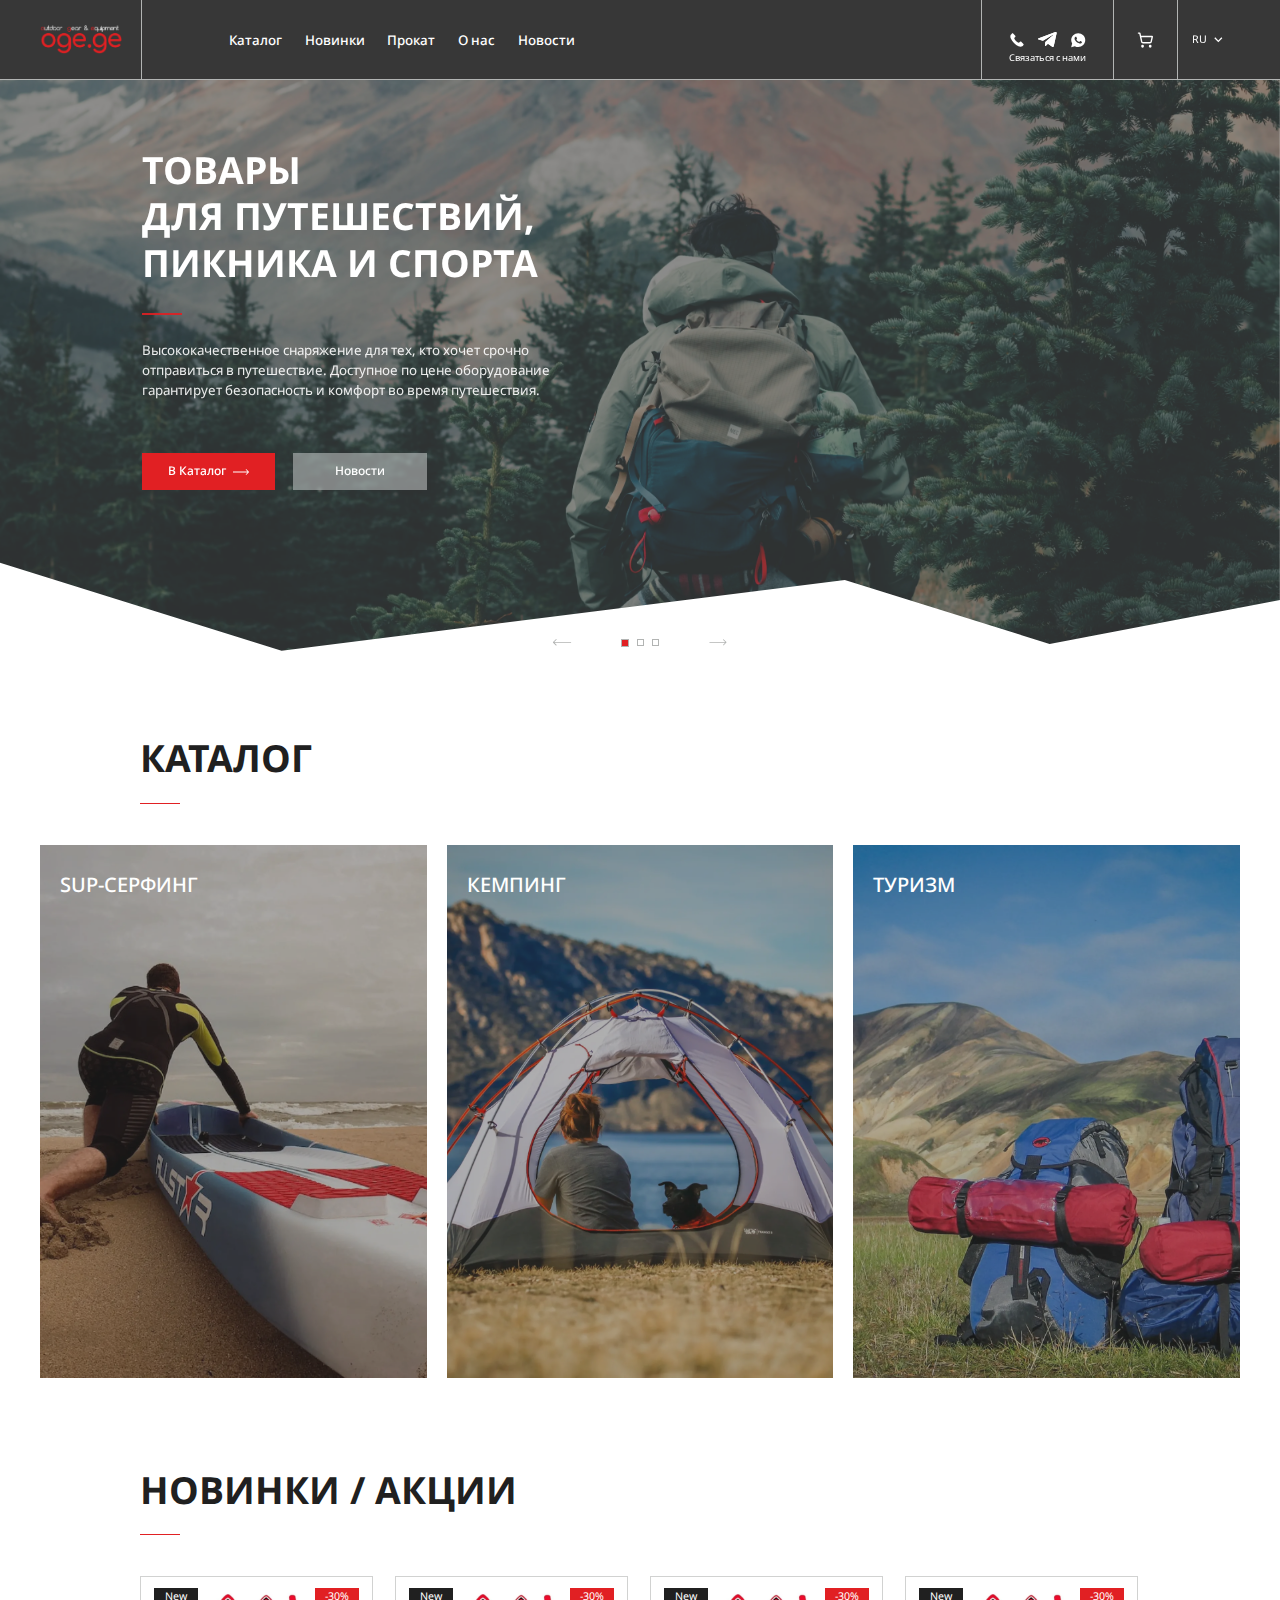
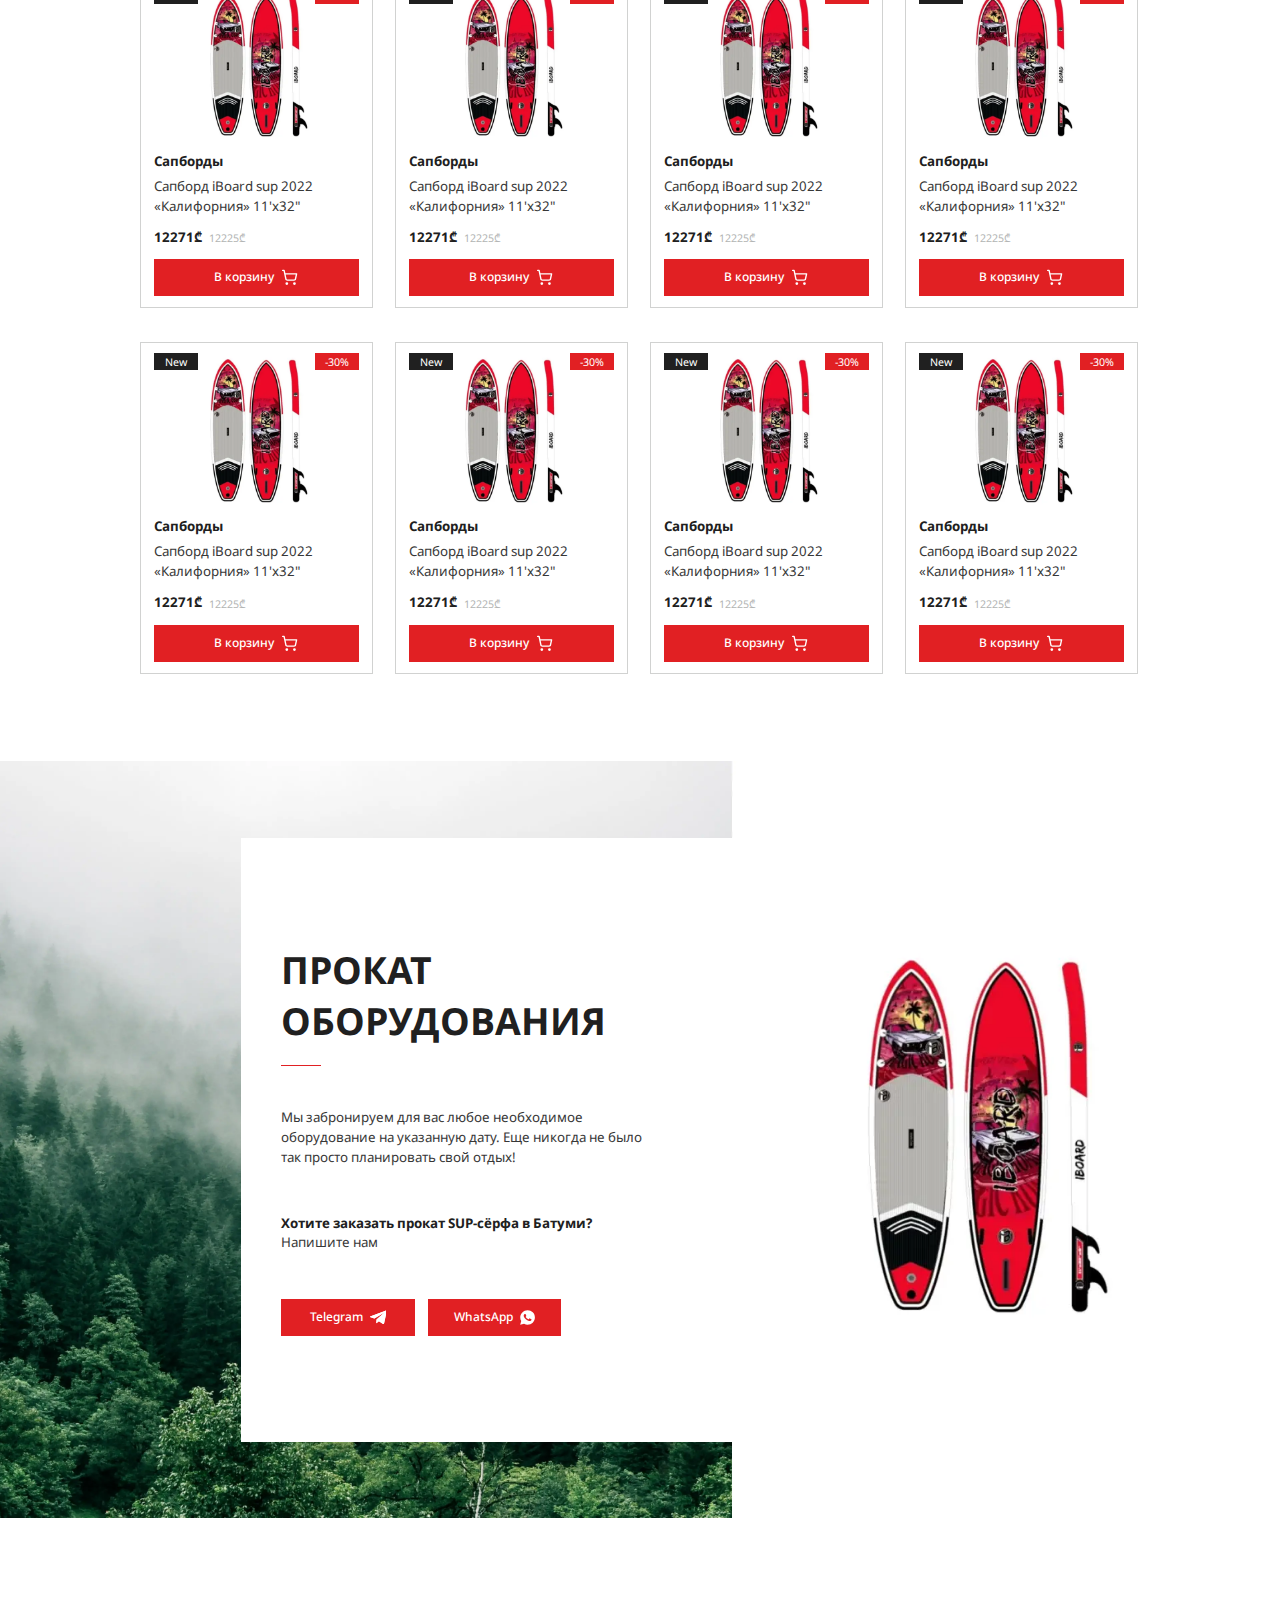
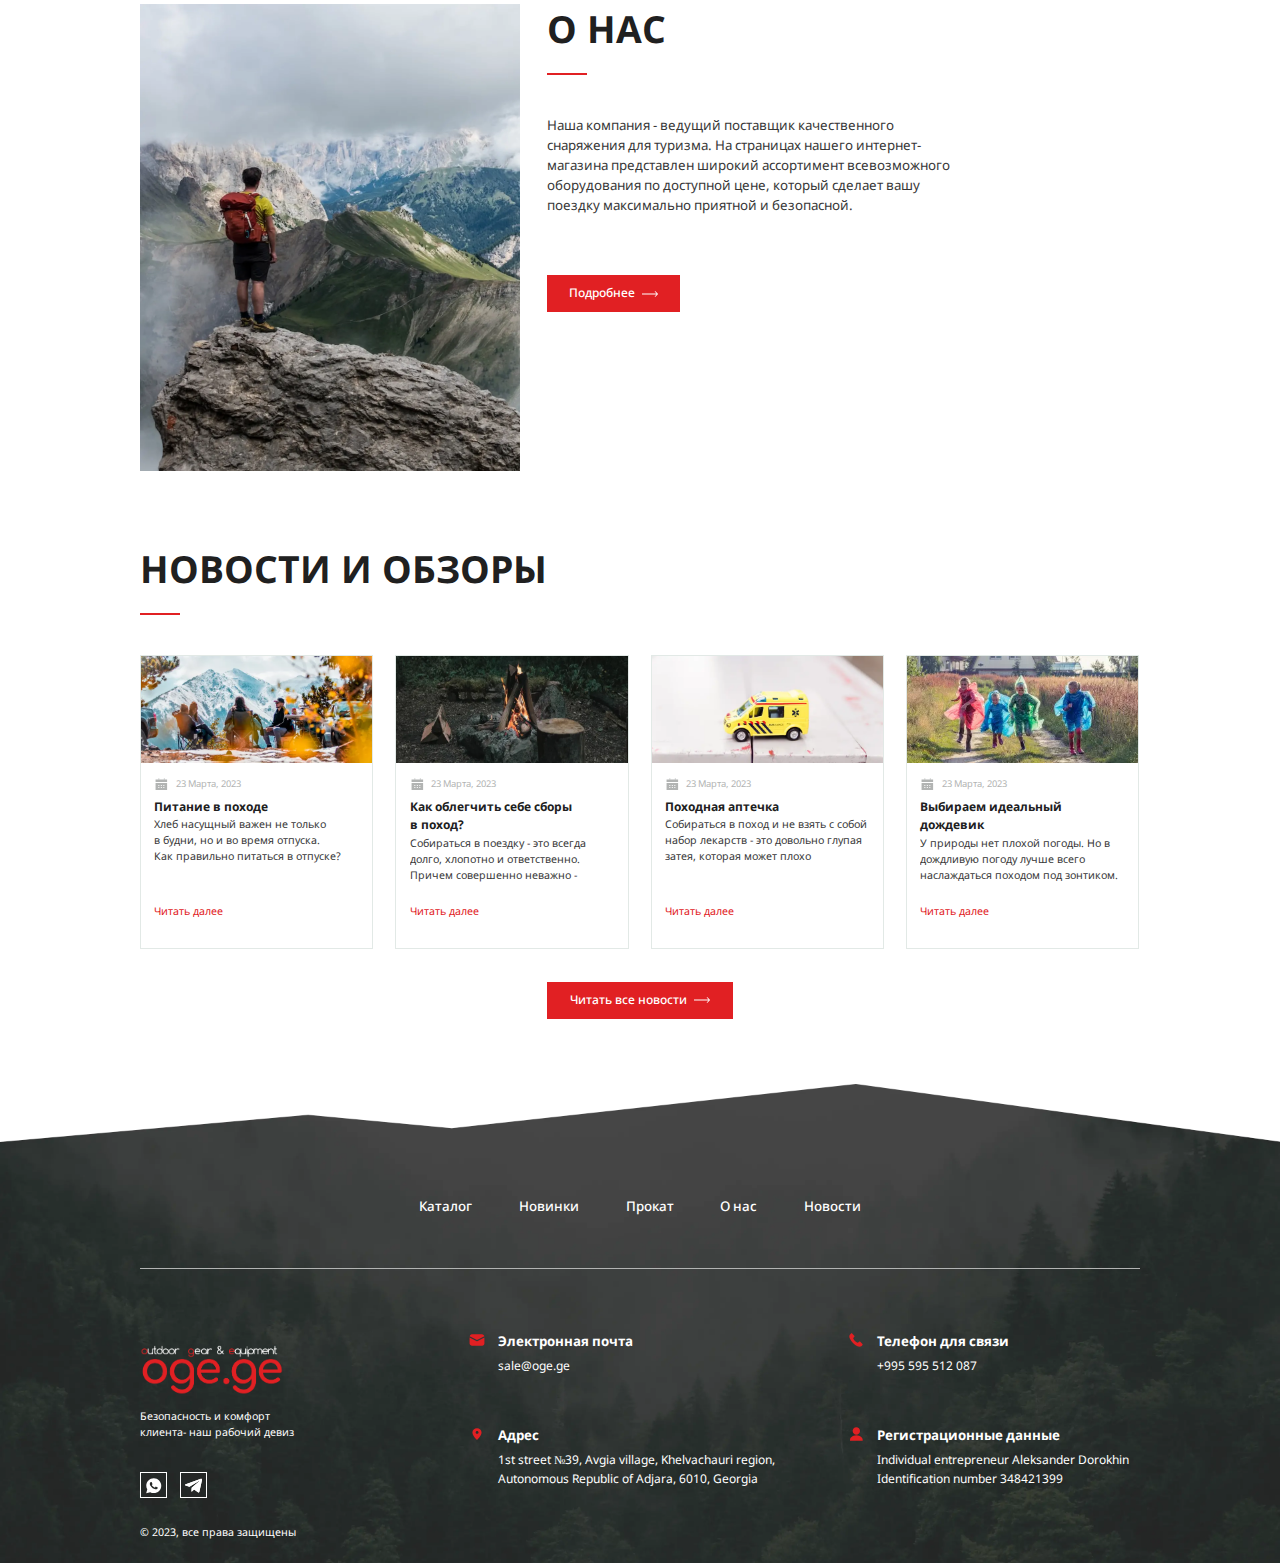
<file: index.html>
<!DOCTYPE html>
<html lang="en">
 <head>
	<meta charset="UTF-8">
	<meta http-equiv="X-UA-Compatible" content="IE=edge">
	<meta name="viewport" content="width=device-width, initial-scale=1.0">
	<link rel="stylesheet" href="css/style.min.css?_v=20230507230343">
	<link
  rel="stylesheet"
  href="https://cdn.jsdelivr.net/npm/swiper@9/swiper-bundle.min.css?_v=20230507230343"
/>

<!-- <script src="https://cdn.jsdelivr.net/npm/swiper@9/swiper-bundle.min.js?_v=20230507230343"></script> -->
	<title>Главная</title>
</head>

<body>
	<header class="header" id="header">
    <div class="container">
      <div class="menu_icon icon-menu burger_btn">
        <span></span>
      </div>
        <div class="logo_header"><a href="#" class="logo"><img src="./img/LOGO (1).png" alt="logo"></a></div>
  <div class="nav">
    <nav class="header_nav">
      <li class="header_li"><a href="./katalog.html" class="link">Каталог</a></li>
      <li class="header_li"><a href="./index.html#new_prod_sale" class="link">Новинки</a></li>
      <li class="header_li"><a href="./rental.html" class="link">Прокат</a></li>
      <li class="header_li"><a href="./about_us.html" class="link">О нас</a></li>
      <li class="header_li"><a href="./all_news.html" class="link">Новости</a></li>

    </nav>
    
  </div>
  <div class="last_block">
    <div class="sotial_icon top">
      <a href="#" class="phone sotial_contact"><svg width="24" height="24" viewBox="0 0 24 24" fill="none"
          xmlns="http://www.w3.org/2000/svg">
          <path fill-rule="evenodd" clip-rule="evenodd"
            d="M21.6339 19.5921C21.5011 19.7244 21.3409 19.8937 21.1711 20.0728C20.7474 20.5225 20.2181 21.0816 19.8863 21.3083C18.1406 22.5012 15.8053 21.9304 14.1534 21.2421C11.9742 20.3341 9.6017 18.6604 7.47145 16.5298C5.3392 14.399 3.66576 12.0256 2.7578 9.84757C2.07033 8.19521 1.49836 5.85925 2.69139 4.11314C2.91794 3.78111 3.47827 3.25255 3.92739 2.82798C4.10707 2.65868 4.27503 2.49871 4.40784 2.36633C4.64362 2.13171 4.9627 2 5.29532 2C5.62793 2 5.94701 2.13171 6.18279 2.36633L9.39468 5.57745C9.62916 5.81323 9.76078 6.13225 9.76078 6.46478C9.76078 6.79732 9.62916 7.11633 9.39468 7.35211L8.51972 8.22536C8.22751 8.51545 8.03678 8.89214 7.97591 9.29937C7.91504 9.7066 7.98728 10.1226 8.18188 10.4855C9.38533 12.757 11.2432 14.6147 13.5148 15.8178C13.8776 16.0124 14.2935 16.0845 14.7006 16.0235C15.1077 15.9626 15.4842 15.7717 15.774 15.4794L16.6468 14.6061C16.8826 14.3715 17.2017 14.2398 17.5343 14.2398C17.8669 14.2398 18.186 14.3715 18.4218 14.6061L21.6339 17.8178C21.8684 18.0535 22 18.3724 22 18.7049C22 19.0374 21.8684 19.3564 21.6339 19.5921Z"
            fill="white" />
        </svg></a>
      <a href="#" class="telegramm sotial_contact"><svg width="26" height="21" viewBox="0 0 26 21"
          fill="none" xmlns="http://www.w3.org/2000/svg">
          <mask id="path-1-inside-1_510_1149" fill="white">
            <path
              d="M1.21063 8.66958L24.2684 0.104824C25.3386 -0.267641 26.2733 0.356334 25.9265 1.91531L25.9285 1.91339L22.0025 19.7322C21.7115 20.9955 20.9323 21.3027 19.8422 20.7075L13.8635 16.4625L10.9798 19.1389C10.6609 19.4461 10.3919 19.7053 9.77409 19.7053L10.1986 13.8438L21.2791 4.20001C21.7613 3.79107 21.1714 3.56068 20.5357 3.9677L6.84255 12.2733L0.939596 10.4993C-0.341834 10.1076 -0.369734 9.26476 1.21063 8.66958Z" />
          </mask>
          <path
            d="M1.21063 8.66958L24.2684 0.104824C25.3386 -0.267641 26.2733 0.356334 25.9265 1.91531L25.9285 1.91339L22.0025 19.7322C21.7115 20.9955 20.9323 21.3027 19.8422 20.7075L13.8635 16.4625L10.9798 19.1389C10.6609 19.4461 10.3919 19.7053 9.77409 19.7053L10.1986 13.8438L21.2791 4.20001C21.7613 3.79107 21.1714 3.56068 20.5357 3.9677L6.84255 12.2733L0.939596 10.4993C-0.341834 10.1076 -0.369734 9.26476 1.21063 8.66958Z"
            fill="#202020" />
          <path
            d="M24.2684 0.104824L17.2562 -20.0431L17.0473 -19.9704L16.8401 -19.8935L24.2684 0.104824ZM25.9265 1.91531L5.10208 -2.71667L-10.2878 66.4732L40.7348 17.2719L25.9265 1.91531ZM25.9285 1.91339L46.7621 6.50365L61.9583 -62.4665L11.1201 -13.4432L25.9285 1.91339ZM22.0025 19.7322L42.7915 24.5203L42.8143 24.4214L42.8361 24.3224L22.0025 19.7322ZM19.8422 20.7075L7.4917 38.1022L8.51627 38.8297L9.61916 39.4318L19.8422 20.7075ZM13.8635 16.4625L26.214 -0.932192L12.0677 -10.9762L-0.648797 0.825909L13.8635 16.4625ZM10.9798 19.1389L-3.53251 3.50228L-3.67815 3.63744L-3.82125 3.7753L10.9798 19.1389ZM9.77409 19.7053L-11.5035 18.1644L-13.1601 41.0386H9.77409V19.7053ZM10.1986 13.8438L-3.80697 -2.24833L-10.4435 3.52772L-11.079 12.3029L10.1986 13.8438ZM21.2791 4.20001L7.48207 -12.0713L7.37721 -11.9823L7.27351 -11.8921L21.2791 4.20001ZM20.5357 3.9677L31.5993 22.208L31.8206 22.0737L32.0386 21.9342L20.5357 3.9677ZM6.84255 12.2733L0.702553 32.7039L9.79157 35.4354L17.9062 30.5135L6.84255 12.2733ZM0.939596 10.4993L-5.29608 30.9009L-5.24827 30.9155L-5.2004 30.9299L0.939596 10.4993ZM1.21063 8.66958L-6.21769 -11.3287L-6.26294 -11.3119L-6.30811 -11.2949L1.21063 8.66958ZM8.63895 28.6679L31.6967 20.1031L16.8401 -19.8935L-6.21769 -11.3287L8.63895 28.6679ZM31.2807 20.2528C26.9663 21.7543 18.284 22.6528 11.0261 15.838C3.73589 8.99289 4.38962 0.486402 5.10208 -2.71667L46.7509 6.54729C47.8101 1.78524 48.1699 -7.81272 40.2315 -15.2664C32.3254 -22.6899 22.6407 -21.9171 17.2562 -20.0431L31.2807 20.2528ZM40.7348 17.2719L40.7368 17.2699L11.1201 -13.4432L11.1181 -13.4412L40.7348 17.2719ZM5.09484 -2.67687L1.16884 15.1419L42.8361 24.3224L46.7621 6.50365L5.09484 -2.67687ZM1.21342 14.9441C1.74529 12.6348 4.09217 5.11507 12.691 1.36344C21.1273 -2.3173 28.1144 0.918032 30.0652 1.98314L9.61916 39.4318C12.6601 41.0921 20.5819 44.4714 29.7531 40.4701C39.0867 36.3978 41.9687 28.0929 42.7915 24.5203L1.21342 14.9441ZM32.1927 3.31275L26.214 -0.932192L1.51302 33.8573L7.4917 38.1022L32.1927 3.31275ZM-0.648797 0.825909L-3.53251 3.50228L25.4921 34.7755L28.3758 32.0992L-0.648797 0.825909ZM-3.82125 3.7753C-4.31611 4.25204 -2.54425 2.38478 0.0682737 0.922275C3.35814 -0.919406 6.78182 -1.62805 9.77409 -1.62805V41.0386C13.3842 41.0386 17.2513 40.2004 20.9098 38.1523C22.531 37.2447 23.7464 36.3008 24.5293 35.638C24.9156 35.3109 25.2241 35.0283 25.4204 34.8449C25.6026 34.6748 25.763 34.5197 25.7808 34.5025L-3.82125 3.7753ZM31.0517 21.2462L31.4762 15.3847L-11.079 12.3029L-11.5035 18.1644L31.0517 21.2462ZM24.2041 29.9359L35.2846 20.2921L7.27351 -11.8921L-3.80697 -2.24833L24.2041 29.9359ZM35.0761 20.4713C36.5143 19.2517 42.4448 14.0046 42.7757 4.69139C43.2276 -8.02939 33.6911 -14.5126 28.3211 -16.3763C23.3422 -18.1042 18.9878 -17.6117 16.5389 -17.0895C13.7021 -16.4846 11.1769 -15.3715 9.03282 -13.9988L32.0386 21.9342C30.2124 23.1034 27.9994 24.0926 25.4369 24.639C23.2623 25.1027 19.1444 25.6021 14.3322 23.932C9.1288 22.1262 -0.310874 15.7518 0.135894 3.17651C0.461598 -5.99116 6.28496 -11.0562 7.48207 -12.0713L35.0761 20.4713ZM9.4721 -14.2726L-4.22106 -5.967L17.9062 30.5135L31.5993 22.208L9.4721 -14.2726ZM12.9825 -8.15738L7.07959 -9.93139L-5.2004 30.9299L0.702553 32.7039L12.9825 -8.15738ZM7.17527 -9.90239C8.55222 -9.48153 11.5458 -8.39552 14.55 -5.67118C17.8451 -2.68302 22.0024 3.29567 21.2475 11.5936C20.5629 19.1188 16.2261 23.6399 14.0986 25.4395C11.8067 27.3781 9.68688 28.2734 8.72937 28.634L-6.30811 -11.2949C-8.05581 -10.6367 -10.7647 -9.41281 -13.4559 -7.13651C-15.9826 -4.99928 -20.5287 -0.131339 -21.2437 7.72792C-22.0289 16.3599 -17.7232 22.6599 -14.1118 25.9349C-10.7914 28.946 -7.31374 30.2842 -5.29608 30.9009L7.17527 -9.90239Z"
            fill="white" mask="url(#path-1-inside-1_510_1149)" />
        </svg></a>
      <a href="#" class="vatsap sotial_contact"><svg width="24" height="24" viewBox="0 0 24 24"
          fill="none" xmlns="http://www.w3.org/2000/svg">
          <path fill-rule="evenodd" clip-rule="evenodd"
            d="M3.21063 17.4062C2.28749 15.8195 1.802 14.0194 1.80252 12.1758H1.8026C1.805 6.40734 6.53635 1.71429 12.3497 1.71429C15.1713 1.71556 17.8194 2.80514 19.8106 4.78254C21.8021 6.76012 22.8982 9.38867 22.8971 12.184C22.8946 17.9527 18.1629 22.646 12.3502 22.646H12.3455C10.5848 22.6459 8.85203 22.2082 7.30555 21.3728L1.71423 22.8275L3.21063 17.4062ZM9.0068 7.17389C9.20128 7.1818 9.41651 7.1909 9.62103 7.64192V7.642C9.76048 7.94967 9.99489 8.52267 10.1821 8.98029C10.3208 9.31926 10.4335 9.59493 10.4627 9.65258C10.5308 9.78806 10.5764 9.94626 10.4853 10.1271C10.4716 10.1543 10.4589 10.18 10.4467 10.2046C10.3785 10.3428 10.3283 10.4444 10.2127 10.5788C10.167 10.6317 10.1196 10.6888 10.0723 10.7459C9.97843 10.8592 9.88457 10.9725 9.803 11.0532C9.66611 11.1882 9.52391 11.335 9.68317 11.6058C9.84243 11.877 10.3903 12.7636 11.2019 13.4816C12.0737 14.2529 12.8311 14.5791 13.2157 14.7447C13.2913 14.7773 13.3524 14.8036 13.3973 14.8259C13.6702 14.9614 13.8295 14.9389 13.9887 14.7578C14.148 14.5771 14.6708 13.9672 14.8529 13.6964C15.0349 13.4251 15.2169 13.4702 15.4672 13.5605C15.7174 13.6509 17.0595 14.3063 17.3326 14.4417C17.3857 14.4681 17.4354 14.4919 17.4815 14.514C17.6721 14.6052 17.8009 14.6669 17.8559 14.7578C17.9241 14.8711 17.9241 15.4132 17.6965 16.0456C17.4691 16.6781 16.3545 17.2881 15.8539 17.3332C15.8058 17.3375 15.758 17.3431 15.7088 17.3489C15.2462 17.4029 14.6625 17.4712 12.5781 16.6556C10.014 15.6523 8.32331 13.1661 7.97359 12.6519C7.94485 12.6096 7.92517 12.5807 7.9148 12.567L7.91184 12.5631C7.76489 12.3682 6.80017 11.0889 6.80017 9.76544C6.80017 8.51816 7.41797 7.86429 7.70232 7.56334C7.72178 7.54274 7.73968 7.5238 7.75571 7.50643C8.00574 7.23555 8.30154 7.16759 8.4836 7.16759C8.49546 7.16759 8.50733 7.16759 8.51919 7.16759C8.68914 7.16756 8.85793 7.16753 9.0068 7.17389Z"
            fill="white" />
        </svg></a>

        <span class="cont_us">Связаться с нами</span>

    </div>
    <div class="cart_shop">
      <a href="./cartshop.html"><svg width="24" height="24" viewBox="0 0 24 24" fill="none" xmlns="http://www.w3.org/2000/svg">
        <path d="M2.05005 2.05H4.05005L6.71005 14.47C6.80763 14.9249 7.06072 15.3315 7.42576 15.6199C7.7908 15.9082 8.24495 16.0603 8.71005 16.05H18.49C18.9452 16.0493 19.3865 15.8933 19.7411 15.6078C20.0956 15.3224 20.3422 14.9245 20.4401 14.48L22.09 7.05H5.12005M9.00005 21C9.00005 21.5523 8.55233 22 8.00005 22C7.44776 22 7.00005 21.5523 7.00005 21C7.00005 20.4477 7.44776 20 8.00005 20C8.55233 20 9.00005 20.4477 9.00005 21ZM20 21C20 21.5523 19.5523 22 19 22C18.4478 22 18 21.5523 18 21C18 20.4477 18.4478 20 19 20C19.5523 20 20 20.4477 20 21Z" stroke="white" stroke-width="2" stroke-linecap="round" stroke-linejoin="round"/>
        </svg></a>
    </div>
    <div class="langvich">
      <p class="lang">RU</p><span class="arrov"><svg width="25" height="24" viewBox="0 0 25 24" fill="none" xmlns="http://www.w3.org/2000/svg">
        <path d="M17.09 8L12.5 12.58L7.91 8L6.5 9.41L12.5 15.41L18.5 9.41L17.09 8Z" fill="white"/>
        </svg></span>
        <ul class="lang_list">
          <li class="lang_li">EN</li>
          <li class="lang_li">GE</li>
        </ul>
    </div>
  </div>
    </div>

    <div class="burger-menu">
      <div class="wrapper">
        <div class="left-part"></div>
        <div class="right-part">
    
    
          <nav class="header_nav">
            <li class="li_nav"><a href="./katalog.html">Каталог</a></li>
            <li class="li_nav"><a href="./index.html#new_prod_sale">Новинки</a></li>
            <li class="li_nav"><a href="./rental.html" class="link">Прокат</a></li>
            <li class="li_nav"><a href="./about_us.html" >О нас</a></li>
            <li class="li_nav"><a href="./all_news.html">Новости</a></li>
          </nav>
          <div class="last_block">
            <div class="sotial_icon ">
              <a href="#" class="phone sotial_contact"><svg width="24" height="24" viewBox="0 0 24 24" fill="none"
                  xmlns="http://www.w3.org/2000/svg">
                  <path fill-rule="evenodd" clip-rule="evenodd"
                    d="M21.6339 19.5921C21.5011 19.7244 21.3409 19.8937 21.1711 20.0728C20.7474 20.5225 20.2181 21.0816 19.8863 21.3083C18.1406 22.5012 15.8053 21.9304 14.1534 21.2421C11.9742 20.3341 9.6017 18.6604 7.47145 16.5298C5.3392 14.399 3.66576 12.0256 2.7578 9.84757C2.07033 8.19521 1.49836 5.85925 2.69139 4.11314C2.91794 3.78111 3.47827 3.25255 3.92739 2.82798C4.10707 2.65868 4.27503 2.49871 4.40784 2.36633C4.64362 2.13171 4.9627 2 5.29532 2C5.62793 2 5.94701 2.13171 6.18279 2.36633L9.39468 5.57745C9.62916 5.81323 9.76078 6.13225 9.76078 6.46478C9.76078 6.79732 9.62916 7.11633 9.39468 7.35211L8.51972 8.22536C8.22751 8.51545 8.03678 8.89214 7.97591 9.29937C7.91504 9.7066 7.98728 10.1226 8.18188 10.4855C9.38533 12.757 11.2432 14.6147 13.5148 15.8178C13.8776 16.0124 14.2935 16.0845 14.7006 16.0235C15.1077 15.9626 15.4842 15.7717 15.774 15.4794L16.6468 14.6061C16.8826 14.3715 17.2017 14.2398 17.5343 14.2398C17.8669 14.2398 18.186 14.3715 18.4218 14.6061L21.6339 17.8178C21.8684 18.0535 22 18.3724 22 18.7049C22 19.0374 21.8684 19.3564 21.6339 19.5921Z"
                    fill="white" />
                </svg></a>
              <a href="" class="telegramm sotial_contact"><svg width="26" height="21" viewBox="0 0 26 21" fill="none" xmlns="http://www.w3.org/2000/svg">
                <mask id="path-1-inside-1_510_1149" fill="transparent">
                <path d="M1.21063 8.66958L24.2684 0.104824C25.3386 -0.267641 26.2733 0.356334 25.9265 1.91531L25.9285 1.91339L22.0025 19.7322C21.7115 20.9955 20.9323 21.3027 19.8422 20.7075L13.8635 16.4625L10.9798 19.1389C10.6609 19.4461 10.3919 19.7053 9.77409 19.7053L10.1986 13.8438L21.2791 4.20001C21.7613 3.79107 21.1714 3.56068 20.5357 3.9677L6.84255 12.2733L0.939596 10.4993C-0.341834 10.1076 -0.369734 9.26476 1.21063 8.66958Z"/>
                </mask>
                <path d="M1.21063 8.66958L24.2684 0.104824C25.3386 -0.267641 26.2733 0.356334 25.9265 1.91531L25.9285 1.91339L22.0025 19.7322C21.7115 20.9955 20.9323 21.3027 19.8422 20.7075L13.8635 16.4625L10.9798 19.1389C10.6609 19.4461 10.3919 19.7053 9.77409 19.7053L10.1986 13.8438L21.2791 4.20001C21.7613 3.79107 21.1714 3.56068 20.5357 3.9677L6.84255 12.2733L0.939596 10.4993C-0.341834 10.1076 -0.369734 9.26476 1.21063 8.66958Z" fill="#202020"/>
                <path d="M24.2684 0.104824L17.2562 -20.0431L17.0473 -19.9704L16.8401 -19.8935L24.2684 0.104824ZM25.9265 1.91531L5.10208 -2.71667L-10.2878 66.4732L40.7348 17.2719L25.9265 1.91531ZM25.9285 1.91339L46.7621 6.50365L61.9583 -62.4665L11.1201 -13.4432L25.9285 1.91339ZM22.0025 19.7322L42.7915 24.5203L42.8143 24.4214L42.8361 24.3224L22.0025 19.7322ZM19.8422 20.7075L7.4917 38.1022L8.51627 38.8297L9.61916 39.4318L19.8422 20.7075ZM13.8635 16.4625L26.214 -0.932192L12.0677 -10.9762L-0.648797 0.825909L13.8635 16.4625ZM10.9798 19.1389L-3.53251 3.50228L-3.67815 3.63744L-3.82125 3.7753L10.9798 19.1389ZM9.77409 19.7053L-11.5035 18.1644L-13.1601 41.0386H9.77409V19.7053ZM10.1986 13.8438L-3.80697 -2.24833L-10.4435 3.52772L-11.079 12.3029L10.1986 13.8438ZM21.2791 4.20001L7.48207 -12.0713L7.37721 -11.9823L7.27351 -11.8921L21.2791 4.20001ZM20.5357 3.9677L31.5993 22.208L31.8206 22.0737L32.0386 21.9342L20.5357 3.9677ZM6.84255 12.2733L0.702553 32.7039L9.79157 35.4354L17.9062 30.5135L6.84255 12.2733ZM0.939596 10.4993L-5.29608 30.9009L-5.24827 30.9155L-5.2004 30.9299L0.939596 10.4993ZM1.21063 8.66958L-6.21769 -11.3287L-6.26294 -11.3119L-6.30811 -11.2949L1.21063 8.66958ZM8.63895 28.6679L31.6967 20.1031L16.8401 -19.8935L-6.21769 -11.3287L8.63895 28.6679ZM31.2807 20.2528C26.9663 21.7543 18.284 22.6528 11.0261 15.838C3.73589 8.99289 4.38962 0.486402 5.10208 -2.71667L46.7509 6.54729C47.8101 1.78524 48.1699 -7.81272 40.2315 -15.2664C32.3254 -22.6899 22.6407 -21.9171 17.2562 -20.0431L31.2807 20.2528ZM40.7348 17.2719L40.7368 17.2699L11.1201 -13.4432L11.1181 -13.4412L40.7348 17.2719ZM5.09484 -2.67687L1.16884 15.1419L42.8361 24.3224L46.7621 6.50365L5.09484 -2.67687ZM1.21342 14.9441C1.74529 12.6348 4.09217 5.11507 12.691 1.36344C21.1273 -2.3173 28.1144 0.918032 30.0652 1.98314L9.61916 39.4318C12.6601 41.0921 20.5819 44.4714 29.7531 40.4701C39.0867 36.3978 41.9687 28.0929 42.7915 24.5203L1.21342 14.9441ZM32.1927 3.31275L26.214 -0.932192L1.51302 33.8573L7.4917 38.1022L32.1927 3.31275ZM-0.648797 0.825909L-3.53251 3.50228L25.4921 34.7755L28.3758 32.0992L-0.648797 0.825909ZM-3.82125 3.7753C-4.31611 4.25204 -2.54425 2.38478 0.0682737 0.922275C3.35814 -0.919406 6.78182 -1.62805 9.77409 -1.62805V41.0386C13.3842 41.0386 17.2513 40.2004 20.9098 38.1523C22.531 37.2447 23.7464 36.3008 24.5293 35.638C24.9156 35.3109 25.2241 35.0283 25.4204 34.8449C25.6026 34.6748 25.763 34.5197 25.7808 34.5025L-3.82125 3.7753ZM31.0517 21.2462L31.4762 15.3847L-11.079 12.3029L-11.5035 18.1644L31.0517 21.2462ZM24.2041 29.9359L35.2846 20.2921L7.27351 -11.8921L-3.80697 -2.24833L24.2041 29.9359ZM35.0761 20.4713C36.5143 19.2517 42.4448 14.0046 42.7757 4.69139C43.2276 -8.02939 33.6911 -14.5126 28.3211 -16.3763C23.3422 -18.1042 18.9878 -17.6117 16.5389 -17.0895C13.7021 -16.4846 11.1769 -15.3715 9.03282 -13.9988L32.0386 21.9342C30.2124 23.1034 27.9994 24.0926 25.4369 24.639C23.2623 25.1027 19.1444 25.6021 14.3322 23.932C9.1288 22.1262 -0.310874 15.7518 0.135894 3.17651C0.461598 -5.99116 6.28496 -11.0562 7.48207 -12.0713L35.0761 20.4713ZM9.4721 -14.2726L-4.22106 -5.967L17.9062 30.5135L31.5993 22.208L9.4721 -14.2726ZM12.9825 -8.15738L7.07959 -9.93139L-5.2004 30.9299L0.702553 32.7039L12.9825 -8.15738ZM7.17527 -9.90239C8.55222 -9.48153 11.5458 -8.39552 14.55 -5.67118C17.8451 -2.68302 22.0024 3.29567 21.2475 11.5936C20.5629 19.1188 16.2261 23.6399 14.0986 25.4395C11.8067 27.3781 9.68688 28.2734 8.72937 28.634L-6.30811 -11.2949C-8.05581 -10.6367 -10.7647 -9.41281 -13.4559 -7.13651C-15.9826 -4.99928 -20.5287 -0.131339 -21.2437 7.72792C-22.0289 16.3599 -17.7232 22.6599 -14.1118 25.9349C-10.7914 28.946 -7.31374 30.2842 -5.29608 30.9009L7.17527 -9.90239Z" fill="white" mask="url(#path-1-inside-1_510_1149)"/>
                </svg></a>
              <a href="#" class="vatsap sotial_contact"><svg width="24" height="24" viewBox="0 0 24 24"
                  fill="none" xmlns="http://www.w3.org/2000/svg">
                  <path fill-rule="evenodd" clip-rule="evenodd"
                    d="M3.21063 17.4062C2.28749 15.8195 1.802 14.0194 1.80252 12.1758H1.8026C1.805 6.40734 6.53635 1.71429 12.3497 1.71429C15.1713 1.71556 17.8194 2.80514 19.8106 4.78254C21.8021 6.76012 22.8982 9.38867 22.8971 12.184C22.8946 17.9527 18.1629 22.646 12.3502 22.646H12.3455C10.5848 22.6459 8.85203 22.2082 7.30555 21.3728L1.71423 22.8275L3.21063 17.4062ZM9.0068 7.17389C9.20128 7.1818 9.41651 7.1909 9.62103 7.64192V7.642C9.76048 7.94967 9.99489 8.52267 10.1821 8.98029C10.3208 9.31926 10.4335 9.59493 10.4627 9.65258C10.5308 9.78806 10.5764 9.94626 10.4853 10.1271C10.4716 10.1543 10.4589 10.18 10.4467 10.2046C10.3785 10.3428 10.3283 10.4444 10.2127 10.5788C10.167 10.6317 10.1196 10.6888 10.0723 10.7459C9.97843 10.8592 9.88457 10.9725 9.803 11.0532C9.66611 11.1882 9.52391 11.335 9.68317 11.6058C9.84243 11.877 10.3903 12.7636 11.2019 13.4816C12.0737 14.2529 12.8311 14.5791 13.2157 14.7447C13.2913 14.7773 13.3524 14.8036 13.3973 14.8259C13.6702 14.9614 13.8295 14.9389 13.9887 14.7578C14.148 14.5771 14.6708 13.9672 14.8529 13.6964C15.0349 13.4251 15.2169 13.4702 15.4672 13.5605C15.7174 13.6509 17.0595 14.3063 17.3326 14.4417C17.3857 14.4681 17.4354 14.4919 17.4815 14.514C17.6721 14.6052 17.8009 14.6669 17.8559 14.7578C17.9241 14.8711 17.9241 15.4132 17.6965 16.0456C17.4691 16.6781 16.3545 17.2881 15.8539 17.3332C15.8058 17.3375 15.758 17.3431 15.7088 17.3489C15.2462 17.4029 14.6625 17.4712 12.5781 16.6556C10.014 15.6523 8.32331 13.1661 7.97359 12.6519C7.94485 12.6096 7.92517 12.5807 7.9148 12.567L7.91184 12.5631C7.76489 12.3682 6.80017 11.0889 6.80017 9.76544C6.80017 8.51816 7.41797 7.86429 7.70232 7.56334C7.72178 7.54274 7.73968 7.5238 7.75571 7.50643C8.00574 7.23555 8.30154 7.16759 8.4836 7.16759C8.49546 7.16759 8.50733 7.16759 8.51919 7.16759C8.68914 7.16756 8.85793 7.16753 9.0068 7.17389Z"
                    fill="white" />
                </svg></a>
        
                <span class="cont_us">Связаться с нами</span>
        
            </div>
          </div>
    
      
        </div>
      </div>
    </div>

</header>



	<main class="main" id="main">
		<section class="main_banner" id="main_banner">
    
    <!-- Slider main container -->
    <div class="swiper banner_slider">
      <!-- Additional required wrapper -->
      <div class="swiper-wrapper banner_wrapper">
        <!-- Slides -->
        <div class="swiper-slide banner_slide" >
          <div class="slide_img">
            <picture><source srcset="./img/banner.webp" type="image/webp"><img src="./img/banner.png" alt=""></picture>
          </div>
          <div class="slide_content">
            <h1 class="title">ТОВАРЫ ДЛЯ ПУТЕШЕСТВИЙ, ПИКНИКА И СПОРТА</h1>
            <p class="subtitle">Высококачественное снаряжение для тех, кто хочет срочно отправиться в путешествие. Доступное по цене оборудование гарантирует безопасность и комфорт во время путешествия.
            </p>
            <div class="btn_nav">
              <a href="./catalog.html" class="more_info red_btn">В Каталог <span class="arrow"> <svg width="41" height="16" viewBox="0 0 41 16" fill="none" xmlns="http://www.w3.org/2000/svg">
                <path d="M40.7071 8.70711C41.0976 8.31658 41.0976 7.68342 40.7071 7.29289L34.3431 0.928932C33.9526 0.538408 33.3195 0.538408 32.9289 0.928932C32.5384 1.31946 32.5384 1.95262 32.9289 2.34315L38.5858 8L32.9289 13.6569C32.5384 14.0474 32.5384 14.6805 32.9289 15.0711C33.3195 15.4616 33.9526 15.4616 34.3431 15.0711L40.7071 8.70711ZM0 9H40V7H0V9Z" fill="#ffffff"/>
                </svg></span></a>
              <a href="./news.html" class="sign">Новости</a>
            </div>
          </div>
         
        </div>
        <div class="swiper-slide banner_slide" >
          <div class="slide_img">
            <picture><source srcset="./img/banner.webp" type="image/webp"><img src="./img/banner.png" alt=""></picture>
          </div>
          <div class="slide_content">
            <h1 class="title">ТОВАРЫ ДЛЯ ПУТЕШЕСТВИЙ, ПИКНИКА И СПОРТА</h1>
            <p class="subtitle">Высококачественное снаряжение для тех, кто хочет срочно отправиться в путешествие. Доступное по цене оборудование гарантирует безопасность и комфорт во время путешествия.
            </p>
            <div class="btn_nav">
              <a href="./catalog.html" class="more_info red_btn">В Каталог <span class="arrow"> <svg width="41" height="16" viewBox="0 0 41 16" fill="none" xmlns="http://www.w3.org/2000/svg">
                <path d="M40.7071 8.70711C41.0976 8.31658 41.0976 7.68342 40.7071 7.29289L34.3431 0.928932C33.9526 0.538408 33.3195 0.538408 32.9289 0.928932C32.5384 1.31946 32.5384 1.95262 32.9289 2.34315L38.5858 8L32.9289 13.6569C32.5384 14.0474 32.5384 14.6805 32.9289 15.0711C33.3195 15.4616 33.9526 15.4616 34.3431 15.0711L40.7071 8.70711ZM0 9H40V7H0V9Z" fill="#ffffff"/>
                </svg></span></a>
              <a href="./news.html" class="sign">Новости</a>
            </div>
          </div>
         
        </div>
        <div class="swiper-slide banner_slide" >
          <div class="slide_img">
            <picture><source srcset="./img/banner.webp" type="image/webp"><img src="./img/banner.png" alt=""></picture>
          </div>
          <div class="slide_content">
            <h1 class="title">ТОВАРЫ ДЛЯ ПУТЕШЕСТВИЙ, ПИКНИКА И СПОРТА</h1>
            <p class="subtitle">Высококачественное снаряжение для тех, кто хочет срочно отправиться в путешествие. Доступное по цене оборудование гарантирует безопасность и комфорт во время путешествия.
            </p>
            <div class="btn_nav">
              <a href="./catalog.html" class="more_info red_btn">В Каталог <span class="arrow"> <svg width="41" height="16" viewBox="0 0 41 16" fill="none" xmlns="http://www.w3.org/2000/svg">
                <path d="M40.7071 8.70711C41.0976 8.31658 41.0976 7.68342 40.7071 7.29289L34.3431 0.928932C33.9526 0.538408 33.3195 0.538408 32.9289 0.928932C32.5384 1.31946 32.5384 1.95262 32.9289 2.34315L38.5858 8L32.9289 13.6569C32.5384 14.0474 32.5384 14.6805 32.9289 15.0711C33.3195 15.4616 33.9526 15.4616 34.3431 15.0711L40.7071 8.70711ZM0 9H40V7H0V9Z" fill="#ffffff"/>
                </svg></span></a>
              <a href="./news.html" class="sign">Новости</a>
            </div>
          </div>
         
        </div>

      </div>
      <div class="main_banner_poligon"></div>
      <!-- If we need navigation buttons -->
      <div class="swiper-button-prev banner-button-prev">
        <svg width="42" height="15" viewBox="0 0 42 15" fill="none" xmlns="http://www.w3.org/2000/svg">
          <path d="M0.792893 6.79289C0.402369 7.18342 0.402369 7.81658 0.792893 8.20711L7.15685 14.5711C7.54738 14.9616 8.18054 14.9616 8.57107 14.5711C8.96159 14.1805 8.96159 13.5474 8.57107 13.1569L2.91421 7.5L8.57107 1.84315C8.96159 1.45262 8.96159 0.819457 8.57107 0.428932C8.18054 0.0384078 7.54738 0.0384078 7.15685 0.428932L0.792893 6.79289ZM41.5 6.5H1.5V8.5H41.5V6.5Z" fill="#B2B4B3"/>
          </svg>
      </div>
      <div class="swiper-button-next banner-button-next">
        <svg width="41" height="16" viewBox="0 0 41 16" fill="none" xmlns="http://www.w3.org/2000/svg">
          <path d="M40.7071 8.70711C41.0976 8.31658 41.0976 7.68342 40.7071 7.29289L34.3431 0.928932C33.9526 0.538408 33.3195 0.538408 32.9289 0.928932C32.5384 1.31946 32.5384 1.95262 32.9289 2.34315L38.5858 8L32.9289 13.6569C32.5384 14.0474 32.5384 14.6805 32.9289 15.0711C33.3195 15.4616 33.9526 15.4616 34.3431 15.0711L40.7071 8.70711ZM0 9H40V7H0V9Z" fill="#B2B4B3"/>
          </svg>
      </div>
      <div class="swiper-pagination banner-pagination"></div>
    </div>

    </section>
		<section class="catalog" id="catalog">
      <div class="container">
        <h2 class="title container2">КАТАЛОГ</h2>

        <div class="category_position">
          <div class="category_item">
            <p class="title_category">SUP-СЕРФИНГ</p>
            <picture><source srcset="./img/cat1.webp" type="image/webp"><img src="./img/cat1.png" alt="cat" class="category_img"></picture>
          </div>
          <div class="category_item">
            <p class="title_category">КЕМПИНГ</p>
            <picture><source srcset="./img/cat2.webp" type="image/webp"><img src="./img/cat2.png" alt="cat" class="category_img"></picture>
          </div>
          <div class="category_item">
            <p class="title_category">ТУРИЗМ</p>
            <picture><source srcset="./img/cat3.webp" type="image/webp"><img src="./img/cat3.png" alt="cat" class="category_img"></picture>
          </div>
        </div>
      </div>
    </section>
		<section class="new_prod_sale" id="new_prod_sale">
      <div class="container2">

        <h2 class="title">НОВИНКИ / АКЦИИ</h2>
        <div class="new_prod_items">
          <div class="new_prod_item">
            <p class="metka new">New</p>
            <p class="metka sale">-30%</p>
            <div class="img">
              <picture><source srcset="./img/tovar.webp" type="image/webp"><img src="./img/tovar.png" alt="tovar"></picture>
            </div>
            <h4 class="lit_title">Сапборды</h4>
            <p class="text">Сапборд iBoard sup 2022 «Калифорния» 11'x32"</p>
            <div class="price"><p class="new_price">12271<span>₾</span></p><p class="old_price">12225<span>₾</span></p></div>
            <a href="#" class=" red_btn ">В корзину <svg width="24" height="24" viewBox="0 0 24 24"
              fill="none" xmlns="http://www.w3.org/2000/svg">
              <path
                d="M2.05005 2.05H4.05005L6.71005 14.47C6.80763 14.9249 7.06072 15.3315 7.42576 15.6199C7.7908 15.9082 8.24495 16.0603 8.71005 16.05H18.49C18.9452 16.0493 19.3865 15.8933 19.7411 15.6078C20.0956 15.3224 20.3422 14.9245 20.4401 14.48L22.09 7.05H5.12005M9.00005 21C9.00005 21.5523 8.55233 22 8.00005 22C7.44776 22 7.00005 21.5523 7.00005 21C7.00005 20.4477 7.44776 20 8.00005 20C8.55233 20 9.00005 20.4477 9.00005 21ZM20 21C20 21.5523 19.5523 22 19 22C18.4478 22 18 21.5523 18 21C18 20.4477 18.4478 20 19 20C19.5523 20 20 20.4477 20 21Z"
                stroke="white" stroke-width="2" stroke-linecap="round" stroke-linejoin="round" />
            </svg></a>
          </div>
          <div class="new_prod_item">
            <p class="metka new">New</p>
            <p class="metka sale">-30%</p>
            <div class="img">
              <picture><source srcset="./img/tovar.webp" type="image/webp"><img src="./img/tovar.png" alt="tovar"></picture>
            </div>
            <h4 class="lit_title">Сапборды</h4>
            <p class="text">Сапборд iBoard sup 2022 «Калифорния» 11'x32"</p>
            <div class="price"><p class="new_price">12271<span>₾</span></p><p class="old_price">12225<span>₾</span></p></div>
            <a href="#" class=" red_btn ">В корзину <svg width="24" height="24" viewBox="0 0 24 24"
              fill="none" xmlns="http://www.w3.org/2000/svg">
              <path
                d="M2.05005 2.05H4.05005L6.71005 14.47C6.80763 14.9249 7.06072 15.3315 7.42576 15.6199C7.7908 15.9082 8.24495 16.0603 8.71005 16.05H18.49C18.9452 16.0493 19.3865 15.8933 19.7411 15.6078C20.0956 15.3224 20.3422 14.9245 20.4401 14.48L22.09 7.05H5.12005M9.00005 21C9.00005 21.5523 8.55233 22 8.00005 22C7.44776 22 7.00005 21.5523 7.00005 21C7.00005 20.4477 7.44776 20 8.00005 20C8.55233 20 9.00005 20.4477 9.00005 21ZM20 21C20 21.5523 19.5523 22 19 22C18.4478 22 18 21.5523 18 21C18 20.4477 18.4478 20 19 20C19.5523 20 20 20.4477 20 21Z"
                stroke="white" stroke-width="2" stroke-linecap="round" stroke-linejoin="round" />
            </svg></a>
          </div>
          <div class="new_prod_item">
            <p class="metka new">New</p>
            <p class="metka sale">-30%</p>
            <div class="img">
              <picture><source srcset="./img/tovar.webp" type="image/webp"><img src="./img/tovar.png" alt="tovar"></picture>
            </div>
            <h4 class="lit_title">Сапборды</h4>
            <p class="text">Сапборд iBoard sup 2022 «Калифорния» 11'x32"</p>
            <div class="price"><p class="new_price">12271<span>₾</span></p><p class="old_price">12225<span>₾</span></p></div>
            <a href="#" class=" red_btn ">В корзину <svg width="24" height="24" viewBox="0 0 24 24"
              fill="none" xmlns="http://www.w3.org/2000/svg">
              <path
                d="M2.05005 2.05H4.05005L6.71005 14.47C6.80763 14.9249 7.06072 15.3315 7.42576 15.6199C7.7908 15.9082 8.24495 16.0603 8.71005 16.05H18.49C18.9452 16.0493 19.3865 15.8933 19.7411 15.6078C20.0956 15.3224 20.3422 14.9245 20.4401 14.48L22.09 7.05H5.12005M9.00005 21C9.00005 21.5523 8.55233 22 8.00005 22C7.44776 22 7.00005 21.5523 7.00005 21C7.00005 20.4477 7.44776 20 8.00005 20C8.55233 20 9.00005 20.4477 9.00005 21ZM20 21C20 21.5523 19.5523 22 19 22C18.4478 22 18 21.5523 18 21C18 20.4477 18.4478 20 19 20C19.5523 20 20 20.4477 20 21Z"
                stroke="white" stroke-width="2" stroke-linecap="round" stroke-linejoin="round" />
            </svg></a>
          </div>
          <div class="new_prod_item">
            <p class="metka new">New</p>
            <p class="metka sale">-30%</p>
            <div class="img">
              <picture><source srcset="./img/tovar.webp" type="image/webp"><img src="./img/tovar.png" alt="tovar"></picture>
            </div>
            <h4 class="lit_title">Сапборды</h4>
            <p class="text">Сапборд iBoard sup 2022 «Калифорния» 11'x32"</p>
            <div class="price"><p class="new_price">12271<span>₾</span></p><p class="old_price">12225<span>₾</span></p></div>
            <a href="#" class=" red_btn ">В корзину <svg width="24" height="24" viewBox="0 0 24 24"
              fill="none" xmlns="http://www.w3.org/2000/svg">
              <path
                d="M2.05005 2.05H4.05005L6.71005 14.47C6.80763 14.9249 7.06072 15.3315 7.42576 15.6199C7.7908 15.9082 8.24495 16.0603 8.71005 16.05H18.49C18.9452 16.0493 19.3865 15.8933 19.7411 15.6078C20.0956 15.3224 20.3422 14.9245 20.4401 14.48L22.09 7.05H5.12005M9.00005 21C9.00005 21.5523 8.55233 22 8.00005 22C7.44776 22 7.00005 21.5523 7.00005 21C7.00005 20.4477 7.44776 20 8.00005 20C8.55233 20 9.00005 20.4477 9.00005 21ZM20 21C20 21.5523 19.5523 22 19 22C18.4478 22 18 21.5523 18 21C18 20.4477 18.4478 20 19 20C19.5523 20 20 20.4477 20 21Z"
                stroke="white" stroke-width="2" stroke-linecap="round" stroke-linejoin="round" />
            </svg></a>
          </div>
          <div class="new_prod_item">
            <p class="metka new">New</p>
            <p class="metka sale">-30%</p>
            <div class="img">
              <picture><source srcset="./img/tovar.webp" type="image/webp"><img src="./img/tovar.png" alt="tovar"></picture>
            </div>
            <h4 class="lit_title">Сапборды</h4>
            <p class="text">Сапборд iBoard sup 2022 «Калифорния» 11'x32"</p>
            <div class="price"><p class="new_price">12271<span>₾</span></p><p class="old_price">12225<span>₾</span></p></div>
            <a href="#" class=" red_btn ">В корзину <svg width="24" height="24" viewBox="0 0 24 24"
              fill="none" xmlns="http://www.w3.org/2000/svg">
              <path
                d="M2.05005 2.05H4.05005L6.71005 14.47C6.80763 14.9249 7.06072 15.3315 7.42576 15.6199C7.7908 15.9082 8.24495 16.0603 8.71005 16.05H18.49C18.9452 16.0493 19.3865 15.8933 19.7411 15.6078C20.0956 15.3224 20.3422 14.9245 20.4401 14.48L22.09 7.05H5.12005M9.00005 21C9.00005 21.5523 8.55233 22 8.00005 22C7.44776 22 7.00005 21.5523 7.00005 21C7.00005 20.4477 7.44776 20 8.00005 20C8.55233 20 9.00005 20.4477 9.00005 21ZM20 21C20 21.5523 19.5523 22 19 22C18.4478 22 18 21.5523 18 21C18 20.4477 18.4478 20 19 20C19.5523 20 20 20.4477 20 21Z"
                stroke="white" stroke-width="2" stroke-linecap="round" stroke-linejoin="round" />
            </svg></a>
          </div>
          <div class="new_prod_item">
            <p class="metka new">New</p>
            <p class="metka sale">-30%</p>
            <div class="img">
              <picture><source srcset="./img/tovar.webp" type="image/webp"><img src="./img/tovar.png" alt="tovar"></picture>
            </div>
            <h4 class="lit_title">Сапборды</h4>
            <p class="text">Сапборд iBoard sup 2022 «Калифорния» 11'x32"</p>
            <div class="price"><p class="new_price">12271<span>₾</span></p><p class="old_price">12225<span>₾</span></p></div>
            <a href="#" class=" red_btn ">В корзину <svg width="24" height="24" viewBox="0 0 24 24"
              fill="none" xmlns="http://www.w3.org/2000/svg">
              <path
                d="M2.05005 2.05H4.05005L6.71005 14.47C6.80763 14.9249 7.06072 15.3315 7.42576 15.6199C7.7908 15.9082 8.24495 16.0603 8.71005 16.05H18.49C18.9452 16.0493 19.3865 15.8933 19.7411 15.6078C20.0956 15.3224 20.3422 14.9245 20.4401 14.48L22.09 7.05H5.12005M9.00005 21C9.00005 21.5523 8.55233 22 8.00005 22C7.44776 22 7.00005 21.5523 7.00005 21C7.00005 20.4477 7.44776 20 8.00005 20C8.55233 20 9.00005 20.4477 9.00005 21ZM20 21C20 21.5523 19.5523 22 19 22C18.4478 22 18 21.5523 18 21C18 20.4477 18.4478 20 19 20C19.5523 20 20 20.4477 20 21Z"
                stroke="white" stroke-width="2" stroke-linecap="round" stroke-linejoin="round" />
            </svg></a>
          </div>
          <div class="new_prod_item">
            <p class="metka new">New</p>
            <p class="metka sale">-30%</p>
            <div class="img">
              <picture><source srcset="./img/tovar.webp" type="image/webp"><img src="./img/tovar.png" alt="tovar"></picture>
            </div>
            <h4 class="lit_title">Сапборды</h4>
            <p class="text">Сапборд iBoard sup 2022 «Калифорния» 11'x32"</p>
            <div class="price"><p class="new_price">12271<span>₾</span></p><p class="old_price">12225<span>₾</span></p></div>
            <a href="#" class=" red_btn ">В корзину <svg width="24" height="24" viewBox="0 0 24 24"
              fill="none" xmlns="http://www.w3.org/2000/svg">
              <path
                d="M2.05005 2.05H4.05005L6.71005 14.47C6.80763 14.9249 7.06072 15.3315 7.42576 15.6199C7.7908 15.9082 8.24495 16.0603 8.71005 16.05H18.49C18.9452 16.0493 19.3865 15.8933 19.7411 15.6078C20.0956 15.3224 20.3422 14.9245 20.4401 14.48L22.09 7.05H5.12005M9.00005 21C9.00005 21.5523 8.55233 22 8.00005 22C7.44776 22 7.00005 21.5523 7.00005 21C7.00005 20.4477 7.44776 20 8.00005 20C8.55233 20 9.00005 20.4477 9.00005 21ZM20 21C20 21.5523 19.5523 22 19 22C18.4478 22 18 21.5523 18 21C18 20.4477 18.4478 20 19 20C19.5523 20 20 20.4477 20 21Z"
                stroke="white" stroke-width="2" stroke-linecap="round" stroke-linejoin="round" />
            </svg></a>
          </div>
          <div class="new_prod_item">
            <p class="metka new">New</p>
            <p class="metka sale">-30%</p>
            <div class="img">
              <picture><source srcset="./img/tovar.webp" type="image/webp"><img src="./img/tovar.png" alt="tovar"></picture>
            </div>
            <h4 class="lit_title">Сапборды</h4>
            <p class="text">Сапборд iBoard sup 2022 «Калифорния» 11'x32"</p>
            <div class="price"><p class="new_price">12271<span>₾</span></p><p class="old_price">12225<span>₾</span></p></div>
            <a href="#" class=" red_btn ">В корзину <svg width="24" height="24" viewBox="0 0 24 24"
              fill="none" xmlns="http://www.w3.org/2000/svg">
              <path
                d="M2.05005 2.05H4.05005L6.71005 14.47C6.80763 14.9249 7.06072 15.3315 7.42576 15.6199C7.7908 15.9082 8.24495 16.0603 8.71005 16.05H18.49C18.9452 16.0493 19.3865 15.8933 19.7411 15.6078C20.0956 15.3224 20.3422 14.9245 20.4401 14.48L22.09 7.05H5.12005M9.00005 21C9.00005 21.5523 8.55233 22 8.00005 22C7.44776 22 7.00005 21.5523 7.00005 21C7.00005 20.4477 7.44776 20 8.00005 20C8.55233 20 9.00005 20.4477 9.00005 21ZM20 21C20 21.5523 19.5523 22 19 22C18.4478 22 18 21.5523 18 21C18 20.4477 18.4478 20 19 20C19.5523 20 20 20.4477 20 21Z"
                stroke="white" stroke-width="2" stroke-linecap="round" stroke-linejoin="round" />
            </svg></a>
          </div>

        </div>
      </div>
    </section>
		<section class="rental" id="rental">
      <div class="rental_content">
        <div class="left_block">
          <h2 class="title">Прокат <br> оборудования</h2>
          <p class="text">Мы забронируем для вас любое необходимое оборудование на указанную дату. Еще никогда не было так просто планировать свой отдых!</p>
          <h4 class="lit_title">Хотите заказать прокат SUP-сёрфа в Батуми? </h4>
          <p class="text">Напишите нам</p>
          <div class="sotial">
            <a href="#" class="red_btn"><span>Telegram</span><svg width="26" height="21" viewBox="0 0 26 21" fill="none" xmlns="http://www.w3.org/2000/svg">
              <mask id="path-1-inside-1_510_1149" fill="white">
              <path d="M1.21063 8.66958L24.2684 0.104824C25.3386 -0.267641 26.2733 0.356334 25.9265 1.91531L25.9285 1.91339L22.0025 19.7322C21.7115 20.9955 20.9323 21.3027 19.8422 20.7075L13.8635 16.4625L10.9798 19.1389C10.6609 19.4461 10.3919 19.7053 9.77409 19.7053L10.1986 13.8438L21.2791 4.20001C21.7613 3.79107 21.1714 3.56068 20.5357 3.9677L6.84255 12.2733L0.939596 10.4993C-0.341834 10.1076 -0.369734 9.26476 1.21063 8.66958Z"/>
              </mask>
              <path d="M1.21063 8.66958L24.2684 0.104824C25.3386 -0.267641 26.2733 0.356334 25.9265 1.91531L25.9285 1.91339L22.0025 19.7322C21.7115 20.9955 20.9323 21.3027 19.8422 20.7075L13.8635 16.4625L10.9798 19.1389C10.6609 19.4461 10.3919 19.7053 9.77409 19.7053L10.1986 13.8438L21.2791 4.20001C21.7613 3.79107 21.1714 3.56068 20.5357 3.9677L6.84255 12.2733L0.939596 10.4993C-0.341834 10.1076 -0.369734 9.26476 1.21063 8.66958Z" fill="#202020"/>
              <path d="M24.2684 0.104824L17.2562 -20.0431L17.0473 -19.9704L16.8401 -19.8935L24.2684 0.104824ZM25.9265 1.91531L5.10208 -2.71667L-10.2878 66.4732L40.7348 17.2719L25.9265 1.91531ZM25.9285 1.91339L46.7621 6.50365L61.9583 -62.4665L11.1201 -13.4432L25.9285 1.91339ZM22.0025 19.7322L42.7915 24.5203L42.8143 24.4214L42.8361 24.3224L22.0025 19.7322ZM19.8422 20.7075L7.4917 38.1022L8.51627 38.8297L9.61916 39.4318L19.8422 20.7075ZM13.8635 16.4625L26.214 -0.932192L12.0677 -10.9762L-0.648797 0.825909L13.8635 16.4625ZM10.9798 19.1389L-3.53251 3.50228L-3.67815 3.63744L-3.82125 3.7753L10.9798 19.1389ZM9.77409 19.7053L-11.5035 18.1644L-13.1601 41.0386H9.77409V19.7053ZM10.1986 13.8438L-3.80697 -2.24833L-10.4435 3.52772L-11.079 12.3029L10.1986 13.8438ZM21.2791 4.20001L7.48207 -12.0713L7.37721 -11.9823L7.27351 -11.8921L21.2791 4.20001ZM20.5357 3.9677L31.5993 22.208L31.8206 22.0737L32.0386 21.9342L20.5357 3.9677ZM6.84255 12.2733L0.702553 32.7039L9.79157 35.4354L17.9062 30.5135L6.84255 12.2733ZM0.939596 10.4993L-5.29608 30.9009L-5.24827 30.9155L-5.2004 30.9299L0.939596 10.4993ZM1.21063 8.66958L-6.21769 -11.3287L-6.26294 -11.3119L-6.30811 -11.2949L1.21063 8.66958ZM8.63895 28.6679L31.6967 20.1031L16.8401 -19.8935L-6.21769 -11.3287L8.63895 28.6679ZM31.2807 20.2528C26.9663 21.7543 18.284 22.6528 11.0261 15.838C3.73589 8.99289 4.38962 0.486402 5.10208 -2.71667L46.7509 6.54729C47.8101 1.78524 48.1699 -7.81272 40.2315 -15.2664C32.3254 -22.6899 22.6407 -21.9171 17.2562 -20.0431L31.2807 20.2528ZM40.7348 17.2719L40.7368 17.2699L11.1201 -13.4432L11.1181 -13.4412L40.7348 17.2719ZM5.09484 -2.67687L1.16884 15.1419L42.8361 24.3224L46.7621 6.50365L5.09484 -2.67687ZM1.21342 14.9441C1.74529 12.6348 4.09217 5.11507 12.691 1.36344C21.1273 -2.3173 28.1144 0.918032 30.0652 1.98314L9.61916 39.4318C12.6601 41.0921 20.5819 44.4714 29.7531 40.4701C39.0867 36.3978 41.9687 28.0929 42.7915 24.5203L1.21342 14.9441ZM32.1927 3.31275L26.214 -0.932192L1.51302 33.8573L7.4917 38.1022L32.1927 3.31275ZM-0.648797 0.825909L-3.53251 3.50228L25.4921 34.7755L28.3758 32.0992L-0.648797 0.825909ZM-3.82125 3.7753C-4.31611 4.25204 -2.54425 2.38478 0.0682737 0.922275C3.35814 -0.919406 6.78182 -1.62805 9.77409 -1.62805V41.0386C13.3842 41.0386 17.2513 40.2004 20.9098 38.1523C22.531 37.2447 23.7464 36.3008 24.5293 35.638C24.9156 35.3109 25.2241 35.0283 25.4204 34.8449C25.6026 34.6748 25.763 34.5197 25.7808 34.5025L-3.82125 3.7753ZM31.0517 21.2462L31.4762 15.3847L-11.079 12.3029L-11.5035 18.1644L31.0517 21.2462ZM24.2041 29.9359L35.2846 20.2921L7.27351 -11.8921L-3.80697 -2.24833L24.2041 29.9359ZM35.0761 20.4713C36.5143 19.2517 42.4448 14.0046 42.7757 4.69139C43.2276 -8.02939 33.6911 -14.5126 28.3211 -16.3763C23.3422 -18.1042 18.9878 -17.6117 16.5389 -17.0895C13.7021 -16.4846 11.1769 -15.3715 9.03282 -13.9988L32.0386 21.9342C30.2124 23.1034 27.9994 24.0926 25.4369 24.639C23.2623 25.1027 19.1444 25.6021 14.3322 23.932C9.1288 22.1262 -0.310874 15.7518 0.135894 3.17651C0.461598 -5.99116 6.28496 -11.0562 7.48207 -12.0713L35.0761 20.4713ZM9.4721 -14.2726L-4.22106 -5.967L17.9062 30.5135L31.5993 22.208L9.4721 -14.2726ZM12.9825 -8.15738L7.07959 -9.93139L-5.2004 30.9299L0.702553 32.7039L12.9825 -8.15738ZM7.17527 -9.90239C8.55222 -9.48153 11.5458 -8.39552 14.55 -5.67118C17.8451 -2.68302 22.0024 3.29567 21.2475 11.5936C20.5629 19.1188 16.2261 23.6399 14.0986 25.4395C11.8067 27.3781 9.68688 28.2734 8.72937 28.634L-6.30811 -11.2949C-8.05581 -10.6367 -10.7647 -9.41281 -13.4559 -7.13651C-15.9826 -4.99928 -20.5287 -0.131339 -21.2437 7.72792C-22.0289 16.3599 -17.7232 22.6599 -14.1118 25.9349C-10.7914 28.946 -7.31374 30.2842 -5.29608 30.9009L7.17527 -9.90239Z" fill="white" mask="url(#path-1-inside-1_510_1149)"/>
              </svg></a>
            <a href="#" class="red_btn"><span>WhatsApp</span><svg width="24" height="24" viewBox="0 0 24 24" fill="none" xmlns="http://www.w3.org/2000/svg">
              <path fill-rule="evenodd" clip-rule="evenodd" d="M3.21063 17.4062C2.28749 15.8195 1.802 14.0194 1.80252 12.1758H1.8026C1.805 6.40734 6.53635 1.71429 12.3497 1.71429C15.1713 1.71556 17.8194 2.80514 19.8106 4.78254C21.8021 6.76012 22.8982 9.38867 22.8971 12.184C22.8946 17.9527 18.1629 22.646 12.3502 22.646H12.3455C10.5848 22.6459 8.85203 22.2082 7.30555 21.3728L1.71423 22.8275L3.21063 17.4062ZM9.0068 7.17389C9.20128 7.1818 9.41651 7.1909 9.62103 7.64192V7.642C9.76048 7.94967 9.99489 8.52267 10.1821 8.98029C10.3208 9.31926 10.4335 9.59493 10.4627 9.65258C10.5308 9.78806 10.5764 9.94626 10.4853 10.1271C10.4716 10.1543 10.4589 10.18 10.4467 10.2046C10.3785 10.3428 10.3283 10.4444 10.2127 10.5788C10.167 10.6317 10.1196 10.6888 10.0723 10.7459C9.97843 10.8592 9.88457 10.9725 9.803 11.0532C9.66611 11.1882 9.52391 11.335 9.68317 11.6058C9.84243 11.877 10.3903 12.7636 11.2019 13.4816C12.0737 14.2529 12.8311 14.5791 13.2157 14.7447C13.2913 14.7773 13.3524 14.8036 13.3973 14.8259C13.6702 14.9614 13.8295 14.9389 13.9887 14.7578C14.148 14.5771 14.6708 13.9672 14.8529 13.6964C15.0349 13.4251 15.2169 13.4702 15.4672 13.5605C15.7174 13.6509 17.0595 14.3063 17.3326 14.4417C17.3857 14.4681 17.4354 14.4919 17.4815 14.514C17.6721 14.6052 17.8009 14.6669 17.8559 14.7578C17.9241 14.8711 17.9241 15.4132 17.6965 16.0456C17.4691 16.6781 16.3545 17.2881 15.8539 17.3332C15.8058 17.3375 15.758 17.3431 15.7088 17.3489C15.2462 17.4029 14.6625 17.4712 12.5781 16.6556C10.014 15.6523 8.32331 13.1661 7.97359 12.6519C7.94485 12.6096 7.92517 12.5807 7.9148 12.567L7.91184 12.5631C7.76489 12.3682 6.80017 11.0889 6.80017 9.76544C6.80017 8.51816 7.41797 7.86429 7.70232 7.56334C7.72178 7.54274 7.73968 7.5238 7.75571 7.50643C8.00574 7.23555 8.30154 7.16759 8.4836 7.16759C8.49546 7.16759 8.50733 7.16759 8.51919 7.16759C8.68914 7.16756 8.85793 7.16753 9.0068 7.17389Z" fill="white"/>
              </svg></a>
          </div>
        </div>
        <div class="right_block">
          <picture><source srcset="./img/tovar.webp" type="image/webp"><img src="./img/tovar.png" alt="supf"></picture>
        </div>
      </div>
    </section>
    <section class="about" id="about">
      <div class="container2">
        <div class="left_block"><picture><source srcset="./img/about.webp" type="image/webp"><img src="./img/about.png" alt="about"></picture></div>
        <div class="right_block">
          <h2 class="title">О НАС</h2>
          <p class="text">Наша компания - ведущий поставщик качественного снаряжения для туризма. На страницах нашего интернет-магазина представлен широкий ассортимент всевозможного оборудования по доступной цене, который сделает вашу поездку максимально приятной и безопасной.</p>

          <a href="./catalog.html" class="more_info red_btn">Подробнее <span class="arrow"> <svg width="41" height="16" viewBox="0 0 41 16" fill="none" xmlns="http://www.w3.org/2000/svg">
            <path d="M40.7071 8.70711C41.0976 8.31658 41.0976 7.68342 40.7071 7.29289L34.3431 0.928932C33.9526 0.538408 33.3195 0.538408 32.9289 0.928932C32.5384 1.31946 32.5384 1.95262 32.9289 2.34315L38.5858 8L32.9289 13.6569C32.5384 14.0474 32.5384 14.6805 32.9289 15.0711C33.3195 15.4616 33.9526 15.4616 34.3431 15.0711L40.7071 8.70711ZM0 9H40V7H0V9Z" fill="#ffffff"/>
            </svg></span></a>

        </div>
      </div>
    </section>
		<section class="news" id="news">

      <div class="container2">
        <h2 class="title">НОВОСТИ И ОБЗОРЫ</h2>

        <div class="news_scroll">
        <div class="news_container">
          <news class="item_new">
            <div class="news_img">
              <picture><source srcset="./img/new1.webp" type="image/webp"><img src="./img/new1.png" alt="new"></picture>
            </div>
            <div class="content_news">
            <div class="data"><svg width="22" height="24" viewBox="0 0 22 24" fill="none" xmlns="http://www.w3.org/2000/svg">
              <g clip-path="url(#clip0_503_4596)">
              <path d="M20 10.5V21H2V10.5H20ZM15.5 13.5H14V15H15.5V13.5ZM11.75 13.5H10.25V15H11.75V13.5ZM8 13.5H6.5V15H8V13.5ZM15.5 16.5H14V18H15.5V16.5ZM11.75 16.5H10.25V18H11.75V16.5ZM8 16.5H6.5V18H8V16.5Z" fill="#B2B4B3"/>
              <path d="M2 5.25H20V9H2V5.25Z" fill="#B2B4B3"/>
              <path d="M6.5 3.75H8V5.25H6.5V3.75Z" fill="#B2B4B3"/>
              <path d="M14.75 3.75H16.25V5.25H14.75V3.75Z" fill="#B2B4B3"/>
              </g>
              <defs>
              <clipPath id="clip0_503_4596">
              <rect width="18" height="18" fill="white" transform="translate(2 3)"/>
              </clipPath>
              </defs>
              </svg> <p class="data_text">23 Марта, 2023</p></div>
              <h4 class="lit_title">Питание в походе</h4>
              <p class="text">Хлеб насущный важен не только в будни, но и во время отпуска. Как правильно питаться в отпуске?</p>

              <a href="#" class="text red_text">Читать далее</a></div>

          </news>
          <news class="item_new">
            <div class="news_img">
              <picture><source srcset="./img/new2.webp" type="image/webp"><img src="./img/new2.png" alt="new"></picture>
            </div>
            <div class="content_news">
            <div class="data"><svg width="22" height="24" viewBox="0 0 22 24" fill="none" xmlns="http://www.w3.org/2000/svg">
              <g clip-path="url(#clip0_503_4596)">
              <path d="M20 10.5V21H2V10.5H20ZM15.5 13.5H14V15H15.5V13.5ZM11.75 13.5H10.25V15H11.75V13.5ZM8 13.5H6.5V15H8V13.5ZM15.5 16.5H14V18H15.5V16.5ZM11.75 16.5H10.25V18H11.75V16.5ZM8 16.5H6.5V18H8V16.5Z" fill="#B2B4B3"/>
              <path d="M2 5.25H20V9H2V5.25Z" fill="#B2B4B3"/>
              <path d="M6.5 3.75H8V5.25H6.5V3.75Z" fill="#B2B4B3"/>
              <path d="M14.75 3.75H16.25V5.25H14.75V3.75Z" fill="#B2B4B3"/>
              </g>
              <defs>
              <clipPath id="clip0_503_4596">
              <rect width="18" height="18" fill="white" transform="translate(2 3)"/>
              </clipPath>
              </defs>
              </svg> <p class="data_text">23 Марта, 2023</p></div>
              <h4 class="lit_title">Как облегчить себе сборы в поход?</h4>
              <p class="text">Собираться в поездку - это всегда долго, хлопотно и ответственно. Причем совершенно неважно - уезжаете вы на неделю или на два дня. Гораздо важнее - пункт назначения</p>

              <a href="#" class="text red_text">Читать далее</a></div>

          </news>
          <news class="item_new">
            <div class="news_img">
              <picture><source srcset="./img/new3.webp" type="image/webp"><img src="./img/new3.png" alt="new"></picture>
            </div>
            <div class="content_news">
            <div class="data"><svg width="22" height="24" viewBox="0 0 22 24" fill="none" xmlns="http://www.w3.org/2000/svg">
              <g clip-path="url(#clip0_503_4596)">
              <path d="M20 10.5V21H2V10.5H20ZM15.5 13.5H14V15H15.5V13.5ZM11.75 13.5H10.25V15H11.75V13.5ZM8 13.5H6.5V15H8V13.5ZM15.5 16.5H14V18H15.5V16.5ZM11.75 16.5H10.25V18H11.75V16.5ZM8 16.5H6.5V18H8V16.5Z" fill="#B2B4B3"/>
              <path d="M2 5.25H20V9H2V5.25Z" fill="#B2B4B3"/>
              <path d="M6.5 3.75H8V5.25H6.5V3.75Z" fill="#B2B4B3"/>
              <path d="M14.75 3.75H16.25V5.25H14.75V3.75Z" fill="#B2B4B3"/>
              </g>
              <defs>
              <clipPath id="clip0_503_4596">
              <rect width="18" height="18" fill="white" transform="translate(2 3)"/>
              </clipPath>
              </defs>
              </svg> <p class="data_text">23 Марта, 2023</p></div>
              <h4 class="lit_title">Походная аптечка</h4>
              <p class="text">Собираться в поход и не взять с собой набор лекарств - это довольно глупая затея, которая может плохо закончиться.</p>

              <a href="#" class="text red_text">Читать далее</a></div>

          </news>
          <news class="item_new">
            <div class="news_img">
              <picture><source srcset="./img/new4.webp" type="image/webp"><img src="./img/new4.png" alt="new"></picture>
            </div>
            <div class="content_news">
            <div class="data"><svg width="22" height="24" viewBox="0 0 22 24" fill="none" xmlns="http://www.w3.org/2000/svg">
              <g clip-path="url(#clip0_503_4596)">
              <path d="M20 10.5V21H2V10.5H20ZM15.5 13.5H14V15H15.5V13.5ZM11.75 13.5H10.25V15H11.75V13.5ZM8 13.5H6.5V15H8V13.5ZM15.5 16.5H14V18H15.5V16.5ZM11.75 16.5H10.25V18H11.75V16.5ZM8 16.5H6.5V18H8V16.5Z" fill="#B2B4B3"/>
              <path d="M2 5.25H20V9H2V5.25Z" fill="#B2B4B3"/>
              <path d="M6.5 3.75H8V5.25H6.5V3.75Z" fill="#B2B4B3"/>
              <path d="M14.75 3.75H16.25V5.25H14.75V3.75Z" fill="#B2B4B3"/>
              </g>
              <defs>
              <clipPath id="clip0_503_4596">
              <rect width="18" height="18" fill="white" transform="translate(2 3)"/>
              </clipPath>
              </defs>
              </svg> <p class="data_text">23 Марта, 2023</p></div>
              <h4 class="lit_title">Выбираем идеальный дождевик</h4>
              <p class="text">У природы нет плохой погоды. Но в дождливую погоду лучше всего наслаждаться походом под зонтиком. Поэтому так важно правильно выбрать зонт.</p>

              <a href="#" class="text red_text">Читать далее</a></div>

          </news>
        </div>

      </div>
        <a href="./catalog.html" class="more_info red_btn">Читать все новости <span class="arrow"> <svg width="41" height="16" viewBox="0 0 41 16" fill="none" xmlns="http://www.w3.org/2000/svg">
          <path d="M40.7071 8.70711C41.0976 8.31658 41.0976 7.68342 40.7071 7.29289L34.3431 0.928932C33.9526 0.538408 33.3195 0.538408 32.9289 0.928932C32.5384 1.31946 32.5384 1.95262 32.9289 2.34315L38.5858 8L32.9289 13.6569C32.5384 14.0474 32.5384 14.6805 32.9289 15.0711C33.3195 15.4616 33.9526 15.4616 34.3431 15.0711L40.7071 8.70711ZM0 9H40V7H0V9Z" fill="#ffffff"/>
          </svg></span></a>
      </div>
    </section>
	

	</main>

  
	<footer class="footer" id="footer">
    <div class="container2">
      <div class="footer_top">
        <nav class="footer_nav">
          <li class="li_footer"><a href="#" class="link">Каталог</a></li>
          <li class="li_footer"><a href="#" class="link"> Новинки</a></li>
          <li class="li_footer"><a href="#" class="link">Прокат</a></li>
          <li class="li_footer"><a href="#" class="link"> О нас</a></li>
          <li class="li_footer"><a href="#" class="link">Новости</a></li>
</nav>
      </div>
      <div class="footer_bottom">
        <div class="block_footer">
          <a href="#" class="logo_footer">
<img src="./img/LOGO (1).png" alt="logo">
          </a>

          <p class="text_footer">Безопасность и комфорт клиента- наш рабочий девиз</p>
          <div class="sotial_footer">
            <a href="#" class="watsap"><svg width="24" height="24" viewBox="0 0 24 24" fill="none" xmlns="http://www.w3.org/2000/svg">
              <path fill-rule="evenodd" clip-rule="evenodd" d="M3.21063 17.4062C2.28749 15.8195 1.802 14.0194 1.80252 12.1758H1.8026C1.805 6.40734 6.53635 1.71429 12.3497 1.71429C15.1713 1.71556 17.8194 2.80514 19.8106 4.78254C21.8021 6.76012 22.8982 9.38867 22.8971 12.184C22.8946 17.9527 18.1629 22.646 12.3502 22.646H12.3455C10.5848 22.6459 8.85203 22.2082 7.30555 21.3728L1.71423 22.8275L3.21063 17.4062ZM9.0068 7.17389C9.20128 7.1818 9.41651 7.1909 9.62103 7.64192V7.642C9.76048 7.94967 9.99489 8.52267 10.1821 8.98029C10.3208 9.31926 10.4335 9.59493 10.4627 9.65258C10.5308 9.78806 10.5764 9.94626 10.4853 10.1271C10.4716 10.1543 10.4589 10.18 10.4467 10.2046C10.3785 10.3428 10.3283 10.4444 10.2127 10.5788C10.167 10.6317 10.1196 10.6888 10.0723 10.7459C9.97843 10.8592 9.88457 10.9725 9.803 11.0532C9.66611 11.1882 9.52391 11.335 9.68317 11.6058C9.84243 11.877 10.3903 12.7636 11.2019 13.4816C12.0737 14.2529 12.8311 14.5791 13.2157 14.7447C13.2913 14.7773 13.3524 14.8036 13.3973 14.8259C13.6702 14.9614 13.8295 14.9389 13.9887 14.7578C14.148 14.5771 14.6708 13.9672 14.8529 13.6964C15.0349 13.4251 15.2169 13.4702 15.4672 13.5605C15.7174 13.6509 17.0595 14.3063 17.3326 14.4417C17.3857 14.4681 17.4354 14.4919 17.4815 14.514C17.6721 14.6052 17.8009 14.6669 17.8559 14.7578C17.9241 14.8711 17.9241 15.4132 17.6965 16.0456C17.4691 16.6781 16.3545 17.2881 15.8539 17.3332C15.8058 17.3375 15.758 17.3431 15.7088 17.3489C15.2462 17.4029 14.6625 17.4712 12.5781 16.6556C10.014 15.6523 8.32331 13.1661 7.97359 12.6519C7.94485 12.6096 7.92517 12.5807 7.9148 12.567L7.91184 12.5631C7.76489 12.3682 6.80017 11.0889 6.80017 9.76544C6.80017 8.51816 7.41797 7.86429 7.70232 7.56334C7.72178 7.54274 7.73968 7.5238 7.75571 7.50643C8.00574 7.23555 8.30154 7.16759 8.4836 7.16759C8.49546 7.16759 8.50733 7.16759 8.51919 7.16759C8.68914 7.16756 8.85793 7.16753 9.0068 7.17389Z" fill="white"/>
              </svg></a>
            <a href="#" class="telegramm"><svg width="26" height="21" viewBox="0 0 26 21" fill="none" xmlns="http://www.w3.org/2000/svg">
              <mask id="path-1-inside-1_510_1149" fill="white">
              <path d="M1.21063 8.66958L24.2684 0.104824C25.3386 -0.267641 26.2733 0.356334 25.9265 1.91531L25.9285 1.91339L22.0025 19.7322C21.7115 20.9955 20.9323 21.3027 19.8422 20.7075L13.8635 16.4625L10.9798 19.1389C10.6609 19.4461 10.3919 19.7053 9.77409 19.7053L10.1986 13.8438L21.2791 4.20001C21.7613 3.79107 21.1714 3.56068 20.5357 3.9677L6.84255 12.2733L0.939596 10.4993C-0.341834 10.1076 -0.369734 9.26476 1.21063 8.66958Z"/>
              </mask>
              <path d="M1.21063 8.66958L24.2684 0.104824C25.3386 -0.267641 26.2733 0.356334 25.9265 1.91531L25.9285 1.91339L22.0025 19.7322C21.7115 20.9955 20.9323 21.3027 19.8422 20.7075L13.8635 16.4625L10.9798 19.1389C10.6609 19.4461 10.3919 19.7053 9.77409 19.7053L10.1986 13.8438L21.2791 4.20001C21.7613 3.79107 21.1714 3.56068 20.5357 3.9677L6.84255 12.2733L0.939596 10.4993C-0.341834 10.1076 -0.369734 9.26476 1.21063 8.66958Z" fill="#202020"/>
              <path d="M24.2684 0.104824L17.2562 -20.0431L17.0473 -19.9704L16.8401 -19.8935L24.2684 0.104824ZM25.9265 1.91531L5.10208 -2.71667L-10.2878 66.4732L40.7348 17.2719L25.9265 1.91531ZM25.9285 1.91339L46.7621 6.50365L61.9583 -62.4665L11.1201 -13.4432L25.9285 1.91339ZM22.0025 19.7322L42.7915 24.5203L42.8143 24.4214L42.8361 24.3224L22.0025 19.7322ZM19.8422 20.7075L7.4917 38.1022L8.51627 38.8297L9.61916 39.4318L19.8422 20.7075ZM13.8635 16.4625L26.214 -0.932192L12.0677 -10.9762L-0.648797 0.825909L13.8635 16.4625ZM10.9798 19.1389L-3.53251 3.50228L-3.67815 3.63744L-3.82125 3.7753L10.9798 19.1389ZM9.77409 19.7053L-11.5035 18.1644L-13.1601 41.0386H9.77409V19.7053ZM10.1986 13.8438L-3.80697 -2.24833L-10.4435 3.52772L-11.079 12.3029L10.1986 13.8438ZM21.2791 4.20001L7.48207 -12.0713L7.37721 -11.9823L7.27351 -11.8921L21.2791 4.20001ZM20.5357 3.9677L31.5993 22.208L31.8206 22.0737L32.0386 21.9342L20.5357 3.9677ZM6.84255 12.2733L0.702553 32.7039L9.79157 35.4354L17.9062 30.5135L6.84255 12.2733ZM0.939596 10.4993L-5.29608 30.9009L-5.24827 30.9155L-5.2004 30.9299L0.939596 10.4993ZM1.21063 8.66958L-6.21769 -11.3287L-6.26294 -11.3119L-6.30811 -11.2949L1.21063 8.66958ZM8.63895 28.6679L31.6967 20.1031L16.8401 -19.8935L-6.21769 -11.3287L8.63895 28.6679ZM31.2807 20.2528C26.9663 21.7543 18.284 22.6528 11.0261 15.838C3.73589 8.99289 4.38962 0.486402 5.10208 -2.71667L46.7509 6.54729C47.8101 1.78524 48.1699 -7.81272 40.2315 -15.2664C32.3254 -22.6899 22.6407 -21.9171 17.2562 -20.0431L31.2807 20.2528ZM40.7348 17.2719L40.7368 17.2699L11.1201 -13.4432L11.1181 -13.4412L40.7348 17.2719ZM5.09484 -2.67687L1.16884 15.1419L42.8361 24.3224L46.7621 6.50365L5.09484 -2.67687ZM1.21342 14.9441C1.74529 12.6348 4.09217 5.11507 12.691 1.36344C21.1273 -2.3173 28.1144 0.918032 30.0652 1.98314L9.61916 39.4318C12.6601 41.0921 20.5819 44.4714 29.7531 40.4701C39.0867 36.3978 41.9687 28.0929 42.7915 24.5203L1.21342 14.9441ZM32.1927 3.31275L26.214 -0.932192L1.51302 33.8573L7.4917 38.1022L32.1927 3.31275ZM-0.648797 0.825909L-3.53251 3.50228L25.4921 34.7755L28.3758 32.0992L-0.648797 0.825909ZM-3.82125 3.7753C-4.31611 4.25204 -2.54425 2.38478 0.0682737 0.922275C3.35814 -0.919406 6.78182 -1.62805 9.77409 -1.62805V41.0386C13.3842 41.0386 17.2513 40.2004 20.9098 38.1523C22.531 37.2447 23.7464 36.3008 24.5293 35.638C24.9156 35.3109 25.2241 35.0283 25.4204 34.8449C25.6026 34.6748 25.763 34.5197 25.7808 34.5025L-3.82125 3.7753ZM31.0517 21.2462L31.4762 15.3847L-11.079 12.3029L-11.5035 18.1644L31.0517 21.2462ZM24.2041 29.9359L35.2846 20.2921L7.27351 -11.8921L-3.80697 -2.24833L24.2041 29.9359ZM35.0761 20.4713C36.5143 19.2517 42.4448 14.0046 42.7757 4.69139C43.2276 -8.02939 33.6911 -14.5126 28.3211 -16.3763C23.3422 -18.1042 18.9878 -17.6117 16.5389 -17.0895C13.7021 -16.4846 11.1769 -15.3715 9.03282 -13.9988L32.0386 21.9342C30.2124 23.1034 27.9994 24.0926 25.4369 24.639C23.2623 25.1027 19.1444 25.6021 14.3322 23.932C9.1288 22.1262 -0.310874 15.7518 0.135894 3.17651C0.461598 -5.99116 6.28496 -11.0562 7.48207 -12.0713L35.0761 20.4713ZM9.4721 -14.2726L-4.22106 -5.967L17.9062 30.5135L31.5993 22.208L9.4721 -14.2726ZM12.9825 -8.15738L7.07959 -9.93139L-5.2004 30.9299L0.702553 32.7039L12.9825 -8.15738ZM7.17527 -9.90239C8.55222 -9.48153 11.5458 -8.39552 14.55 -5.67118C17.8451 -2.68302 22.0024 3.29567 21.2475 11.5936C20.5629 19.1188 16.2261 23.6399 14.0986 25.4395C11.8067 27.3781 9.68688 28.2734 8.72937 28.634L-6.30811 -11.2949C-8.05581 -10.6367 -10.7647 -9.41281 -13.4559 -7.13651C-15.9826 -4.99928 -20.5287 -0.131339 -21.2437 7.72792C-22.0289 16.3599 -17.7232 22.6599 -14.1118 25.9349C-10.7914 28.946 -7.31374 30.2842 -5.29608 30.9009L7.17527 -9.90239Z" fill="white" mask="url(#path-1-inside-1_510_1149)"/>
              </svg>
              </a>
          </div>
          <p class="text_footer">© 2023, все права защищены</p>
        </div>
        <div class="block_footer grid_footer">
          <div class="block_item">
            <div class="svg"><svg width="24" height="24" viewBox="0 0 24 24" fill="none" xmlns="http://www.w3.org/2000/svg">
              <path d="M23.1428 8.36585V17.0894C23.1429 17.9789 22.789 18.8346 22.1537 19.4811C21.5184 20.1276 20.65 20.5159 19.7264 20.5662L19.5214 20.5716H4.47855C3.55353 20.5716 2.66356 20.2313 1.9912 19.6205C1.31884 19.0096 0.915058 18.1746 0.862688 17.2866L0.857117 17.0894V8.36585L11.6122 13.783C11.7319 13.8433 11.8649 13.8747 12 13.8747C12.135 13.8747 12.2681 13.8433 12.3877 13.783L23.1428 8.36585ZM4.47855 3.42871H19.5214C20.4191 3.42861 21.2847 3.74906 21.9506 4.32793C22.6164 4.90679 23.035 5.7028 23.125 6.56157L12 12.1651L0.874945 6.56157C0.961328 5.7369 1.3508 4.96891 1.97335 4.39564C2.5959 3.82236 3.4107 3.48141 4.27129 3.43407L4.47855 3.42871H19.5214H4.47855Z" fill="#E12023"/>
              </svg></div>
            <div class="contacts">
              <h4 class="lit_title">Электронная почта</h4>
              <a href="mailto:sale@oge.ge" class="text">sale@oge.ge</a>
            </div>
          </div>
          <div class="block_item">
            <div class="svg"><svg width="24" height="24" viewBox="0 0 24 24" fill="none" xmlns="http://www.w3.org/2000/svg">
              <path fill-rule="evenodd" clip-rule="evenodd" d="M21.6339 19.5921C21.5011 19.7244 21.3409 19.8937 21.1711 20.0728C20.7474 20.5225 20.2181 21.0816 19.8863 21.3083C18.1406 22.5012 15.8053 21.9304 14.1534 21.2421C11.9742 20.3341 9.6017 18.6604 7.47145 16.5298C5.3392 14.399 3.66576 12.0256 2.7578 9.84757C2.07033 8.19521 1.49836 5.85925 2.69139 4.11314C2.91794 3.78111 3.47827 3.25255 3.92739 2.82798C4.10707 2.65868 4.27503 2.49871 4.40784 2.36633C4.64362 2.13171 4.9627 2 5.29532 2C5.62793 2 5.94701 2.13171 6.18279 2.36633L9.39468 5.57745C9.62916 5.81323 9.76078 6.13225 9.76078 6.46478C9.76078 6.79732 9.62916 7.11633 9.39468 7.35211L8.51972 8.22536C8.22751 8.51545 8.03678 8.89214 7.97591 9.29937C7.91504 9.7066 7.98728 10.1226 8.18188 10.4855C9.38533 12.757 11.2432 14.6147 13.5148 15.8178C13.8776 16.0124 14.2935 16.0845 14.7006 16.0235C15.1077 15.9626 15.4842 15.7717 15.774 15.4794L16.6468 14.6061C16.8826 14.3715 17.2017 14.2398 17.5343 14.2398C17.8669 14.2398 18.186 14.3715 18.4218 14.6061L21.6339 17.8178C21.8684 18.0535 22 18.3724 22 18.7049C22 19.0374 21.8684 19.3564 21.6339 19.5921Z" fill="#E12023"/>
              </svg></div>
            <div class="contacts">
              <h4 class="lit_title">Телефон для связи</h4>
              <a href="tel:+995595512087" class="text">+995 595 512 087</a>
            </div>
          </div>
       
        
          <div class="block_item">
            <div class="svg"><svg width="24" height="24" viewBox="0 0 24 24" fill="none" xmlns="http://www.w3.org/2000/svg">
              <path fill-rule="evenodd" clip-rule="evenodd" d="M5.14282 9.59204C5.14282 6.1846 8.20894 3.42871 12 3.42871C15.791 3.42871 18.8571 6.1846 18.8571 9.59204C18.8571 13.2636 14.5273 18.3264 12.7543 20.2546C12.3624 20.6772 11.6473 20.6772 11.2555 20.2546C9.47262 18.3264 5.14282 13.2636 5.14282 9.59204ZM9.96206 9.59195C9.96206 10.807 10.9482 11.7931 12.1633 11.7931C13.3783 11.7931 14.3644 10.807 14.3644 9.59195C14.3644 8.37689 13.3783 7.39076 12.1633 7.39076C10.9482 7.39076 9.96206 8.37689 9.96206 9.59195Z" fill="#E12023"/>
              </svg></div>
            <div class="contacts">
              <h4 class="lit_title">Адрес</h4>
              <a href="#" class="text">1st street №39, Avgia village, Khelvachauri region, Autonomous Republic of Adjara, 6010, Georgia</a>
            </div>
          </div>
          <div class="block_item">
            <div class="svg"><svg width="24" height="24" viewBox="0 0 24 24" fill="none" xmlns="http://www.w3.org/2000/svg">
              <path d="M12.5 14C6.25111 14 3 18.3077 3 20.7692V22H22V20.7692C22 18.3077 18.7489 14 12.5 14Z" fill="#E12023"/>
              <path d="M12.5 13C15.5376 13 18 10.5376 18 7.5C18 4.46243 15.5376 2 12.5 2C9.46243 2 7 4.46243 7 7.5C7 10.5376 9.46243 13 12.5 13Z" fill="#E12023"/>
              </svg></div>
            <div class="contacts">
              <h4 class="lit_title">Регистрационные данные</h4>
              <p class="text">Individual еntrepreneur Aleksander Dorokhin Identification number 348421399</p>
            </div>
          </div>
        </div>
      </div>
    </div>

  </footer>
	<script src="js/app.min.js?_v=20230507230343"></script>
</body>

</html>
</file>
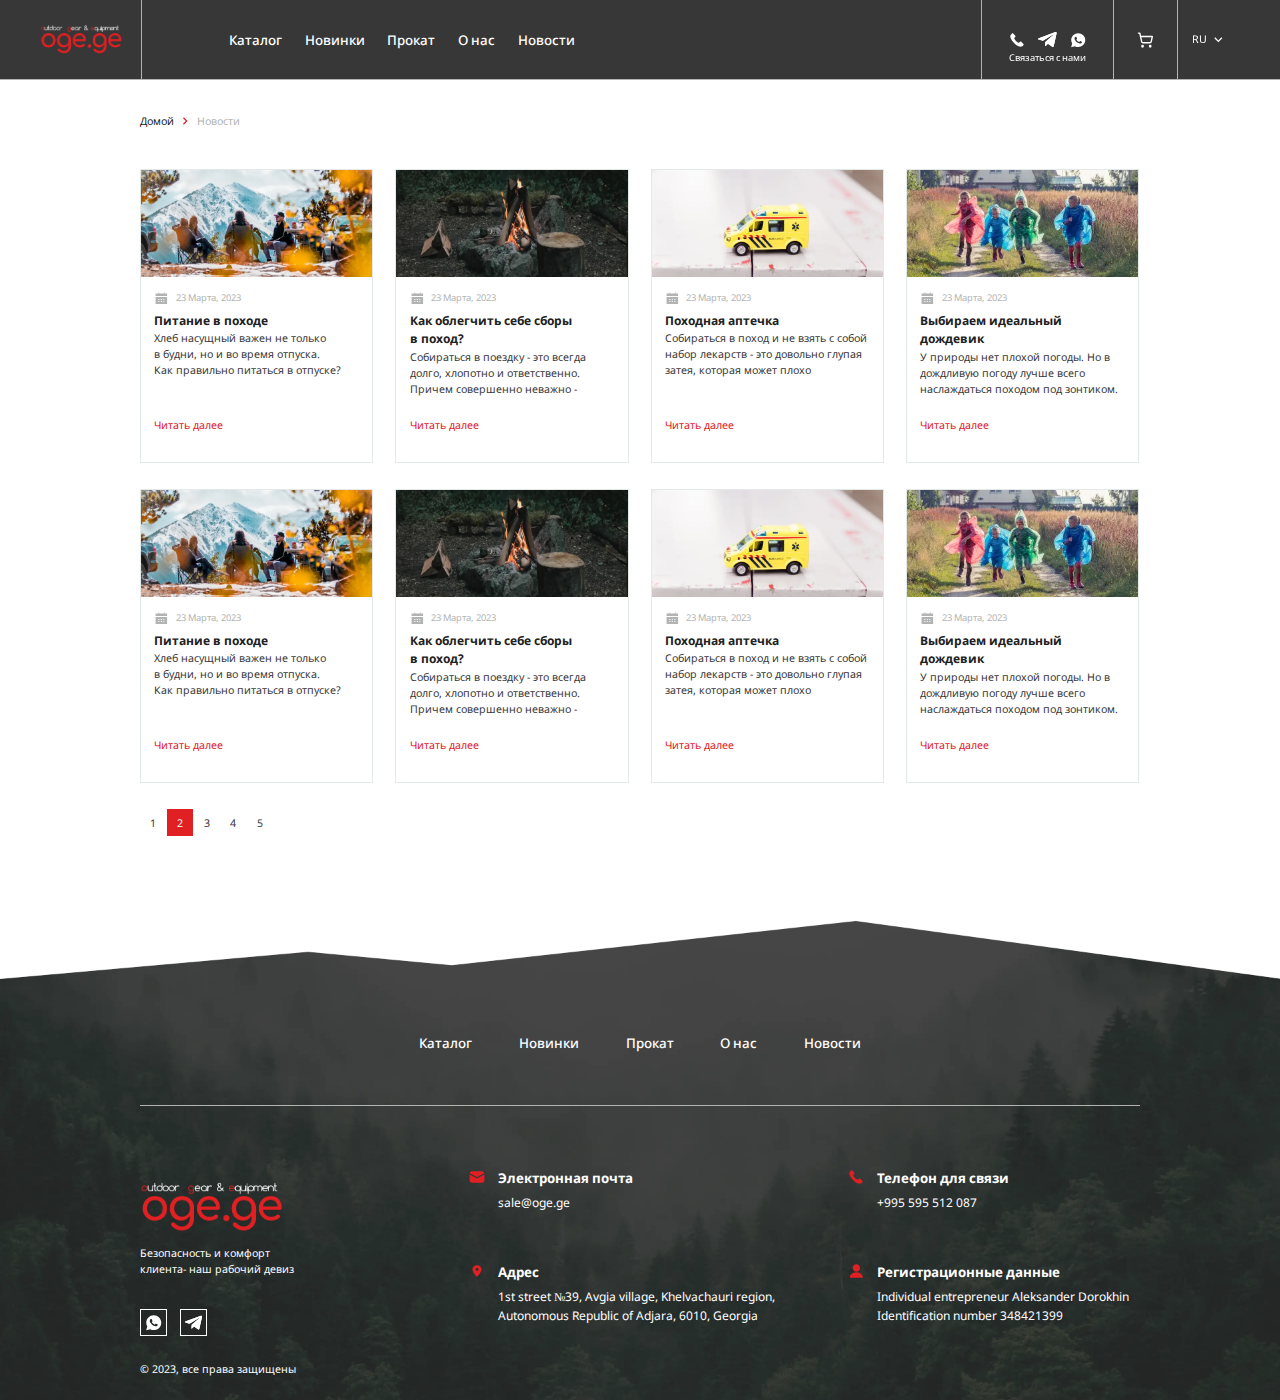
<file: all_news.html>
<!DOCTYPE html>
<html lang="en">
   <head>
	<meta charset="UTF-8">
	<meta http-equiv="X-UA-Compatible" content="IE=edge">
	<meta name="viewport" content="width=device-width, initial-scale=1.0">
	<link rel="stylesheet" href="css/style.min.css?_v=20230507230343">
	<link
  rel="stylesheet"
  href="https://cdn.jsdelivr.net/npm/swiper@9/swiper-bundle.min.css?_v=20230507230343"
/>

<!-- <script src="https://cdn.jsdelivr.net/npm/swiper@9/swiper-bundle.min.js?_v=20230507230343"></script> -->
	<title>Новости</title>
</head>

  <body>
    <header class="header" id="header">
    <div class="container">
      <div class="menu_icon icon-menu burger_btn">
        <span></span>
      </div>
        <div class="logo_header"><a href="./index.html" class="logo"><img src="./img/LOGO (1).png" alt="logo"></a></div>
  <div class="nav">
    <nav class="header_nav">
      <li class="header_li"><a href="./katalog.html" class="link">Каталог</a></li>
      <li class="header_li"><a href="./index.html#new_prod_sale" class="link">Новинки</a></li>
      <li class="header_li"><a href="./rental.html" class="link">Прокат</a></li>
      <li class="header_li"><a href="./about_us.html" class="link">О нас</a></li>
      <li class="header_li"><a href="./all_news.html" class="link">Новости</a></li>

    </nav>
    
  </div>
  <div class="last_block">
    <div class="sotial_icon top">
      <a href="#" class="phone sotial_contact"><svg width="24" height="24" viewBox="0 0 24 24" fill="none"
          xmlns="http://www.w3.org/2000/svg">
          <path fill-rule="evenodd" clip-rule="evenodd"
            d="M21.6339 19.5921C21.5011 19.7244 21.3409 19.8937 21.1711 20.0728C20.7474 20.5225 20.2181 21.0816 19.8863 21.3083C18.1406 22.5012 15.8053 21.9304 14.1534 21.2421C11.9742 20.3341 9.6017 18.6604 7.47145 16.5298C5.3392 14.399 3.66576 12.0256 2.7578 9.84757C2.07033 8.19521 1.49836 5.85925 2.69139 4.11314C2.91794 3.78111 3.47827 3.25255 3.92739 2.82798C4.10707 2.65868 4.27503 2.49871 4.40784 2.36633C4.64362 2.13171 4.9627 2 5.29532 2C5.62793 2 5.94701 2.13171 6.18279 2.36633L9.39468 5.57745C9.62916 5.81323 9.76078 6.13225 9.76078 6.46478C9.76078 6.79732 9.62916 7.11633 9.39468 7.35211L8.51972 8.22536C8.22751 8.51545 8.03678 8.89214 7.97591 9.29937C7.91504 9.7066 7.98728 10.1226 8.18188 10.4855C9.38533 12.757 11.2432 14.6147 13.5148 15.8178C13.8776 16.0124 14.2935 16.0845 14.7006 16.0235C15.1077 15.9626 15.4842 15.7717 15.774 15.4794L16.6468 14.6061C16.8826 14.3715 17.2017 14.2398 17.5343 14.2398C17.8669 14.2398 18.186 14.3715 18.4218 14.6061L21.6339 17.8178C21.8684 18.0535 22 18.3724 22 18.7049C22 19.0374 21.8684 19.3564 21.6339 19.5921Z"
            fill="white" />
        </svg></a>
      <a href="#" class="telegramm sotial_contact"><svg width="26" height="21" viewBox="0 0 26 21"
          fill="none" xmlns="http://www.w3.org/2000/svg">
          <mask id="path-1-inside-1_510_1149" fill="white">
            <path
              d="M1.21063 8.66958L24.2684 0.104824C25.3386 -0.267641 26.2733 0.356334 25.9265 1.91531L25.9285 1.91339L22.0025 19.7322C21.7115 20.9955 20.9323 21.3027 19.8422 20.7075L13.8635 16.4625L10.9798 19.1389C10.6609 19.4461 10.3919 19.7053 9.77409 19.7053L10.1986 13.8438L21.2791 4.20001C21.7613 3.79107 21.1714 3.56068 20.5357 3.9677L6.84255 12.2733L0.939596 10.4993C-0.341834 10.1076 -0.369734 9.26476 1.21063 8.66958Z" />
          </mask>
          <path
            d="M1.21063 8.66958L24.2684 0.104824C25.3386 -0.267641 26.2733 0.356334 25.9265 1.91531L25.9285 1.91339L22.0025 19.7322C21.7115 20.9955 20.9323 21.3027 19.8422 20.7075L13.8635 16.4625L10.9798 19.1389C10.6609 19.4461 10.3919 19.7053 9.77409 19.7053L10.1986 13.8438L21.2791 4.20001C21.7613 3.79107 21.1714 3.56068 20.5357 3.9677L6.84255 12.2733L0.939596 10.4993C-0.341834 10.1076 -0.369734 9.26476 1.21063 8.66958Z"
            fill="#202020" />
          <path
            d="M24.2684 0.104824L17.2562 -20.0431L17.0473 -19.9704L16.8401 -19.8935L24.2684 0.104824ZM25.9265 1.91531L5.10208 -2.71667L-10.2878 66.4732L40.7348 17.2719L25.9265 1.91531ZM25.9285 1.91339L46.7621 6.50365L61.9583 -62.4665L11.1201 -13.4432L25.9285 1.91339ZM22.0025 19.7322L42.7915 24.5203L42.8143 24.4214L42.8361 24.3224L22.0025 19.7322ZM19.8422 20.7075L7.4917 38.1022L8.51627 38.8297L9.61916 39.4318L19.8422 20.7075ZM13.8635 16.4625L26.214 -0.932192L12.0677 -10.9762L-0.648797 0.825909L13.8635 16.4625ZM10.9798 19.1389L-3.53251 3.50228L-3.67815 3.63744L-3.82125 3.7753L10.9798 19.1389ZM9.77409 19.7053L-11.5035 18.1644L-13.1601 41.0386H9.77409V19.7053ZM10.1986 13.8438L-3.80697 -2.24833L-10.4435 3.52772L-11.079 12.3029L10.1986 13.8438ZM21.2791 4.20001L7.48207 -12.0713L7.37721 -11.9823L7.27351 -11.8921L21.2791 4.20001ZM20.5357 3.9677L31.5993 22.208L31.8206 22.0737L32.0386 21.9342L20.5357 3.9677ZM6.84255 12.2733L0.702553 32.7039L9.79157 35.4354L17.9062 30.5135L6.84255 12.2733ZM0.939596 10.4993L-5.29608 30.9009L-5.24827 30.9155L-5.2004 30.9299L0.939596 10.4993ZM1.21063 8.66958L-6.21769 -11.3287L-6.26294 -11.3119L-6.30811 -11.2949L1.21063 8.66958ZM8.63895 28.6679L31.6967 20.1031L16.8401 -19.8935L-6.21769 -11.3287L8.63895 28.6679ZM31.2807 20.2528C26.9663 21.7543 18.284 22.6528 11.0261 15.838C3.73589 8.99289 4.38962 0.486402 5.10208 -2.71667L46.7509 6.54729C47.8101 1.78524 48.1699 -7.81272 40.2315 -15.2664C32.3254 -22.6899 22.6407 -21.9171 17.2562 -20.0431L31.2807 20.2528ZM40.7348 17.2719L40.7368 17.2699L11.1201 -13.4432L11.1181 -13.4412L40.7348 17.2719ZM5.09484 -2.67687L1.16884 15.1419L42.8361 24.3224L46.7621 6.50365L5.09484 -2.67687ZM1.21342 14.9441C1.74529 12.6348 4.09217 5.11507 12.691 1.36344C21.1273 -2.3173 28.1144 0.918032 30.0652 1.98314L9.61916 39.4318C12.6601 41.0921 20.5819 44.4714 29.7531 40.4701C39.0867 36.3978 41.9687 28.0929 42.7915 24.5203L1.21342 14.9441ZM32.1927 3.31275L26.214 -0.932192L1.51302 33.8573L7.4917 38.1022L32.1927 3.31275ZM-0.648797 0.825909L-3.53251 3.50228L25.4921 34.7755L28.3758 32.0992L-0.648797 0.825909ZM-3.82125 3.7753C-4.31611 4.25204 -2.54425 2.38478 0.0682737 0.922275C3.35814 -0.919406 6.78182 -1.62805 9.77409 -1.62805V41.0386C13.3842 41.0386 17.2513 40.2004 20.9098 38.1523C22.531 37.2447 23.7464 36.3008 24.5293 35.638C24.9156 35.3109 25.2241 35.0283 25.4204 34.8449C25.6026 34.6748 25.763 34.5197 25.7808 34.5025L-3.82125 3.7753ZM31.0517 21.2462L31.4762 15.3847L-11.079 12.3029L-11.5035 18.1644L31.0517 21.2462ZM24.2041 29.9359L35.2846 20.2921L7.27351 -11.8921L-3.80697 -2.24833L24.2041 29.9359ZM35.0761 20.4713C36.5143 19.2517 42.4448 14.0046 42.7757 4.69139C43.2276 -8.02939 33.6911 -14.5126 28.3211 -16.3763C23.3422 -18.1042 18.9878 -17.6117 16.5389 -17.0895C13.7021 -16.4846 11.1769 -15.3715 9.03282 -13.9988L32.0386 21.9342C30.2124 23.1034 27.9994 24.0926 25.4369 24.639C23.2623 25.1027 19.1444 25.6021 14.3322 23.932C9.1288 22.1262 -0.310874 15.7518 0.135894 3.17651C0.461598 -5.99116 6.28496 -11.0562 7.48207 -12.0713L35.0761 20.4713ZM9.4721 -14.2726L-4.22106 -5.967L17.9062 30.5135L31.5993 22.208L9.4721 -14.2726ZM12.9825 -8.15738L7.07959 -9.93139L-5.2004 30.9299L0.702553 32.7039L12.9825 -8.15738ZM7.17527 -9.90239C8.55222 -9.48153 11.5458 -8.39552 14.55 -5.67118C17.8451 -2.68302 22.0024 3.29567 21.2475 11.5936C20.5629 19.1188 16.2261 23.6399 14.0986 25.4395C11.8067 27.3781 9.68688 28.2734 8.72937 28.634L-6.30811 -11.2949C-8.05581 -10.6367 -10.7647 -9.41281 -13.4559 -7.13651C-15.9826 -4.99928 -20.5287 -0.131339 -21.2437 7.72792C-22.0289 16.3599 -17.7232 22.6599 -14.1118 25.9349C-10.7914 28.946 -7.31374 30.2842 -5.29608 30.9009L7.17527 -9.90239Z"
            fill="white" mask="url(#path-1-inside-1_510_1149)" />
        </svg></a>
      <a href="#" class="vatsap sotial_contact"><svg width="24" height="24" viewBox="0 0 24 24"
          fill="none" xmlns="http://www.w3.org/2000/svg">
          <path fill-rule="evenodd" clip-rule="evenodd"
            d="M3.21063 17.4062C2.28749 15.8195 1.802 14.0194 1.80252 12.1758H1.8026C1.805 6.40734 6.53635 1.71429 12.3497 1.71429C15.1713 1.71556 17.8194 2.80514 19.8106 4.78254C21.8021 6.76012 22.8982 9.38867 22.8971 12.184C22.8946 17.9527 18.1629 22.646 12.3502 22.646H12.3455C10.5848 22.6459 8.85203 22.2082 7.30555 21.3728L1.71423 22.8275L3.21063 17.4062ZM9.0068 7.17389C9.20128 7.1818 9.41651 7.1909 9.62103 7.64192V7.642C9.76048 7.94967 9.99489 8.52267 10.1821 8.98029C10.3208 9.31926 10.4335 9.59493 10.4627 9.65258C10.5308 9.78806 10.5764 9.94626 10.4853 10.1271C10.4716 10.1543 10.4589 10.18 10.4467 10.2046C10.3785 10.3428 10.3283 10.4444 10.2127 10.5788C10.167 10.6317 10.1196 10.6888 10.0723 10.7459C9.97843 10.8592 9.88457 10.9725 9.803 11.0532C9.66611 11.1882 9.52391 11.335 9.68317 11.6058C9.84243 11.877 10.3903 12.7636 11.2019 13.4816C12.0737 14.2529 12.8311 14.5791 13.2157 14.7447C13.2913 14.7773 13.3524 14.8036 13.3973 14.8259C13.6702 14.9614 13.8295 14.9389 13.9887 14.7578C14.148 14.5771 14.6708 13.9672 14.8529 13.6964C15.0349 13.4251 15.2169 13.4702 15.4672 13.5605C15.7174 13.6509 17.0595 14.3063 17.3326 14.4417C17.3857 14.4681 17.4354 14.4919 17.4815 14.514C17.6721 14.6052 17.8009 14.6669 17.8559 14.7578C17.9241 14.8711 17.9241 15.4132 17.6965 16.0456C17.4691 16.6781 16.3545 17.2881 15.8539 17.3332C15.8058 17.3375 15.758 17.3431 15.7088 17.3489C15.2462 17.4029 14.6625 17.4712 12.5781 16.6556C10.014 15.6523 8.32331 13.1661 7.97359 12.6519C7.94485 12.6096 7.92517 12.5807 7.9148 12.567L7.91184 12.5631C7.76489 12.3682 6.80017 11.0889 6.80017 9.76544C6.80017 8.51816 7.41797 7.86429 7.70232 7.56334C7.72178 7.54274 7.73968 7.5238 7.75571 7.50643C8.00574 7.23555 8.30154 7.16759 8.4836 7.16759C8.49546 7.16759 8.50733 7.16759 8.51919 7.16759C8.68914 7.16756 8.85793 7.16753 9.0068 7.17389Z"
            fill="white" />
        </svg></a>

        <span class="cont_us">Связаться с нами</span>

    </div>
    <div class="cart_shop">
      <a href="./cartshop.html"><svg width="24" height="24" viewBox="0 0 24 24" fill="none" xmlns="http://www.w3.org/2000/svg">
        <path d="M2.05005 2.05H4.05005L6.71005 14.47C6.80763 14.9249 7.06072 15.3315 7.42576 15.6199C7.7908 15.9082 8.24495 16.0603 8.71005 16.05H18.49C18.9452 16.0493 19.3865 15.8933 19.7411 15.6078C20.0956 15.3224 20.3422 14.9245 20.4401 14.48L22.09 7.05H5.12005M9.00005 21C9.00005 21.5523 8.55233 22 8.00005 22C7.44776 22 7.00005 21.5523 7.00005 21C7.00005 20.4477 7.44776 20 8.00005 20C8.55233 20 9.00005 20.4477 9.00005 21ZM20 21C20 21.5523 19.5523 22 19 22C18.4478 22 18 21.5523 18 21C18 20.4477 18.4478 20 19 20C19.5523 20 20 20.4477 20 21Z" stroke="white" stroke-width="2" stroke-linecap="round" stroke-linejoin="round"/>
        </svg></a>
    </div>
    <div class="langvich">
      <p class="lang">RU</p><span class="arrov"><svg width="25" height="24" viewBox="0 0 25 24" fill="none" xmlns="http://www.w3.org/2000/svg">
        <path d="M17.09 8L12.5 12.58L7.91 8L6.5 9.41L12.5 15.41L18.5 9.41L17.09 8Z" fill="white"/>
        </svg></span>
        <ul class="lang_list">
          <li class="lang_li">EN</li>
          <li class="lang_li">GE</li>
        </ul>
    </div>
  </div>
    </div>

    <div class="burger-menu">
      <div class="wrapper">
        <div class="left-part"></div>
        <div class="right-part">
    
    
          <nav class="header_nav">
            <li class="li_nav"><a href="./katalog.html">Каталог</a></li>
            <li class="li_nav"><a href="./index.html#new_prod_sale">Новинки</a></li>
            <li class="li_nav"><a href="./rental.html" class="link">Прокат</a></li>
            <li class="li_nav"><a href="./about_us.html" >О нас</a></li>
            <li class="li_nav"><a href="./all_news.html">Новости</a></li>
          </nav>
          <div class="last_block">
            <div class="sotial_icon ">
              <a href="#" class="phone sotial_contact"><svg width="24" height="24" viewBox="0 0 24 24" fill="none"
                  xmlns="http://www.w3.org/2000/svg">
                  <path fill-rule="evenodd" clip-rule="evenodd"
                    d="M21.6339 19.5921C21.5011 19.7244 21.3409 19.8937 21.1711 20.0728C20.7474 20.5225 20.2181 21.0816 19.8863 21.3083C18.1406 22.5012 15.8053 21.9304 14.1534 21.2421C11.9742 20.3341 9.6017 18.6604 7.47145 16.5298C5.3392 14.399 3.66576 12.0256 2.7578 9.84757C2.07033 8.19521 1.49836 5.85925 2.69139 4.11314C2.91794 3.78111 3.47827 3.25255 3.92739 2.82798C4.10707 2.65868 4.27503 2.49871 4.40784 2.36633C4.64362 2.13171 4.9627 2 5.29532 2C5.62793 2 5.94701 2.13171 6.18279 2.36633L9.39468 5.57745C9.62916 5.81323 9.76078 6.13225 9.76078 6.46478C9.76078 6.79732 9.62916 7.11633 9.39468 7.35211L8.51972 8.22536C8.22751 8.51545 8.03678 8.89214 7.97591 9.29937C7.91504 9.7066 7.98728 10.1226 8.18188 10.4855C9.38533 12.757 11.2432 14.6147 13.5148 15.8178C13.8776 16.0124 14.2935 16.0845 14.7006 16.0235C15.1077 15.9626 15.4842 15.7717 15.774 15.4794L16.6468 14.6061C16.8826 14.3715 17.2017 14.2398 17.5343 14.2398C17.8669 14.2398 18.186 14.3715 18.4218 14.6061L21.6339 17.8178C21.8684 18.0535 22 18.3724 22 18.7049C22 19.0374 21.8684 19.3564 21.6339 19.5921Z"
                    fill="white" />
                </svg></a>
              <a href="" class="telegramm sotial_contact"><svg width="26" height="21" viewBox="0 0 26 21" fill="none" xmlns="http://www.w3.org/2000/svg">
                <mask id="path-1-inside-1_510_1149" fill="transparent">
                <path d="M1.21063 8.66958L24.2684 0.104824C25.3386 -0.267641 26.2733 0.356334 25.9265 1.91531L25.9285 1.91339L22.0025 19.7322C21.7115 20.9955 20.9323 21.3027 19.8422 20.7075L13.8635 16.4625L10.9798 19.1389C10.6609 19.4461 10.3919 19.7053 9.77409 19.7053L10.1986 13.8438L21.2791 4.20001C21.7613 3.79107 21.1714 3.56068 20.5357 3.9677L6.84255 12.2733L0.939596 10.4993C-0.341834 10.1076 -0.369734 9.26476 1.21063 8.66958Z"/>
                </mask>
                <path d="M1.21063 8.66958L24.2684 0.104824C25.3386 -0.267641 26.2733 0.356334 25.9265 1.91531L25.9285 1.91339L22.0025 19.7322C21.7115 20.9955 20.9323 21.3027 19.8422 20.7075L13.8635 16.4625L10.9798 19.1389C10.6609 19.4461 10.3919 19.7053 9.77409 19.7053L10.1986 13.8438L21.2791 4.20001C21.7613 3.79107 21.1714 3.56068 20.5357 3.9677L6.84255 12.2733L0.939596 10.4993C-0.341834 10.1076 -0.369734 9.26476 1.21063 8.66958Z" fill="#202020"/>
                <path d="M24.2684 0.104824L17.2562 -20.0431L17.0473 -19.9704L16.8401 -19.8935L24.2684 0.104824ZM25.9265 1.91531L5.10208 -2.71667L-10.2878 66.4732L40.7348 17.2719L25.9265 1.91531ZM25.9285 1.91339L46.7621 6.50365L61.9583 -62.4665L11.1201 -13.4432L25.9285 1.91339ZM22.0025 19.7322L42.7915 24.5203L42.8143 24.4214L42.8361 24.3224L22.0025 19.7322ZM19.8422 20.7075L7.4917 38.1022L8.51627 38.8297L9.61916 39.4318L19.8422 20.7075ZM13.8635 16.4625L26.214 -0.932192L12.0677 -10.9762L-0.648797 0.825909L13.8635 16.4625ZM10.9798 19.1389L-3.53251 3.50228L-3.67815 3.63744L-3.82125 3.7753L10.9798 19.1389ZM9.77409 19.7053L-11.5035 18.1644L-13.1601 41.0386H9.77409V19.7053ZM10.1986 13.8438L-3.80697 -2.24833L-10.4435 3.52772L-11.079 12.3029L10.1986 13.8438ZM21.2791 4.20001L7.48207 -12.0713L7.37721 -11.9823L7.27351 -11.8921L21.2791 4.20001ZM20.5357 3.9677L31.5993 22.208L31.8206 22.0737L32.0386 21.9342L20.5357 3.9677ZM6.84255 12.2733L0.702553 32.7039L9.79157 35.4354L17.9062 30.5135L6.84255 12.2733ZM0.939596 10.4993L-5.29608 30.9009L-5.24827 30.9155L-5.2004 30.9299L0.939596 10.4993ZM1.21063 8.66958L-6.21769 -11.3287L-6.26294 -11.3119L-6.30811 -11.2949L1.21063 8.66958ZM8.63895 28.6679L31.6967 20.1031L16.8401 -19.8935L-6.21769 -11.3287L8.63895 28.6679ZM31.2807 20.2528C26.9663 21.7543 18.284 22.6528 11.0261 15.838C3.73589 8.99289 4.38962 0.486402 5.10208 -2.71667L46.7509 6.54729C47.8101 1.78524 48.1699 -7.81272 40.2315 -15.2664C32.3254 -22.6899 22.6407 -21.9171 17.2562 -20.0431L31.2807 20.2528ZM40.7348 17.2719L40.7368 17.2699L11.1201 -13.4432L11.1181 -13.4412L40.7348 17.2719ZM5.09484 -2.67687L1.16884 15.1419L42.8361 24.3224L46.7621 6.50365L5.09484 -2.67687ZM1.21342 14.9441C1.74529 12.6348 4.09217 5.11507 12.691 1.36344C21.1273 -2.3173 28.1144 0.918032 30.0652 1.98314L9.61916 39.4318C12.6601 41.0921 20.5819 44.4714 29.7531 40.4701C39.0867 36.3978 41.9687 28.0929 42.7915 24.5203L1.21342 14.9441ZM32.1927 3.31275L26.214 -0.932192L1.51302 33.8573L7.4917 38.1022L32.1927 3.31275ZM-0.648797 0.825909L-3.53251 3.50228L25.4921 34.7755L28.3758 32.0992L-0.648797 0.825909ZM-3.82125 3.7753C-4.31611 4.25204 -2.54425 2.38478 0.0682737 0.922275C3.35814 -0.919406 6.78182 -1.62805 9.77409 -1.62805V41.0386C13.3842 41.0386 17.2513 40.2004 20.9098 38.1523C22.531 37.2447 23.7464 36.3008 24.5293 35.638C24.9156 35.3109 25.2241 35.0283 25.4204 34.8449C25.6026 34.6748 25.763 34.5197 25.7808 34.5025L-3.82125 3.7753ZM31.0517 21.2462L31.4762 15.3847L-11.079 12.3029L-11.5035 18.1644L31.0517 21.2462ZM24.2041 29.9359L35.2846 20.2921L7.27351 -11.8921L-3.80697 -2.24833L24.2041 29.9359ZM35.0761 20.4713C36.5143 19.2517 42.4448 14.0046 42.7757 4.69139C43.2276 -8.02939 33.6911 -14.5126 28.3211 -16.3763C23.3422 -18.1042 18.9878 -17.6117 16.5389 -17.0895C13.7021 -16.4846 11.1769 -15.3715 9.03282 -13.9988L32.0386 21.9342C30.2124 23.1034 27.9994 24.0926 25.4369 24.639C23.2623 25.1027 19.1444 25.6021 14.3322 23.932C9.1288 22.1262 -0.310874 15.7518 0.135894 3.17651C0.461598 -5.99116 6.28496 -11.0562 7.48207 -12.0713L35.0761 20.4713ZM9.4721 -14.2726L-4.22106 -5.967L17.9062 30.5135L31.5993 22.208L9.4721 -14.2726ZM12.9825 -8.15738L7.07959 -9.93139L-5.2004 30.9299L0.702553 32.7039L12.9825 -8.15738ZM7.17527 -9.90239C8.55222 -9.48153 11.5458 -8.39552 14.55 -5.67118C17.8451 -2.68302 22.0024 3.29567 21.2475 11.5936C20.5629 19.1188 16.2261 23.6399 14.0986 25.4395C11.8067 27.3781 9.68688 28.2734 8.72937 28.634L-6.30811 -11.2949C-8.05581 -10.6367 -10.7647 -9.41281 -13.4559 -7.13651C-15.9826 -4.99928 -20.5287 -0.131339 -21.2437 7.72792C-22.0289 16.3599 -17.7232 22.6599 -14.1118 25.9349C-10.7914 28.946 -7.31374 30.2842 -5.29608 30.9009L7.17527 -9.90239Z" fill="white" mask="url(#path-1-inside-1_510_1149)"/>
                </svg></a>
              <a href="#" class="vatsap sotial_contact"><svg width="24" height="24" viewBox="0 0 24 24"
                  fill="none" xmlns="http://www.w3.org/2000/svg">
                  <path fill-rule="evenodd" clip-rule="evenodd"
                    d="M3.21063 17.4062C2.28749 15.8195 1.802 14.0194 1.80252 12.1758H1.8026C1.805 6.40734 6.53635 1.71429 12.3497 1.71429C15.1713 1.71556 17.8194 2.80514 19.8106 4.78254C21.8021 6.76012 22.8982 9.38867 22.8971 12.184C22.8946 17.9527 18.1629 22.646 12.3502 22.646H12.3455C10.5848 22.6459 8.85203 22.2082 7.30555 21.3728L1.71423 22.8275L3.21063 17.4062ZM9.0068 7.17389C9.20128 7.1818 9.41651 7.1909 9.62103 7.64192V7.642C9.76048 7.94967 9.99489 8.52267 10.1821 8.98029C10.3208 9.31926 10.4335 9.59493 10.4627 9.65258C10.5308 9.78806 10.5764 9.94626 10.4853 10.1271C10.4716 10.1543 10.4589 10.18 10.4467 10.2046C10.3785 10.3428 10.3283 10.4444 10.2127 10.5788C10.167 10.6317 10.1196 10.6888 10.0723 10.7459C9.97843 10.8592 9.88457 10.9725 9.803 11.0532C9.66611 11.1882 9.52391 11.335 9.68317 11.6058C9.84243 11.877 10.3903 12.7636 11.2019 13.4816C12.0737 14.2529 12.8311 14.5791 13.2157 14.7447C13.2913 14.7773 13.3524 14.8036 13.3973 14.8259C13.6702 14.9614 13.8295 14.9389 13.9887 14.7578C14.148 14.5771 14.6708 13.9672 14.8529 13.6964C15.0349 13.4251 15.2169 13.4702 15.4672 13.5605C15.7174 13.6509 17.0595 14.3063 17.3326 14.4417C17.3857 14.4681 17.4354 14.4919 17.4815 14.514C17.6721 14.6052 17.8009 14.6669 17.8559 14.7578C17.9241 14.8711 17.9241 15.4132 17.6965 16.0456C17.4691 16.6781 16.3545 17.2881 15.8539 17.3332C15.8058 17.3375 15.758 17.3431 15.7088 17.3489C15.2462 17.4029 14.6625 17.4712 12.5781 16.6556C10.014 15.6523 8.32331 13.1661 7.97359 12.6519C7.94485 12.6096 7.92517 12.5807 7.9148 12.567L7.91184 12.5631C7.76489 12.3682 6.80017 11.0889 6.80017 9.76544C6.80017 8.51816 7.41797 7.86429 7.70232 7.56334C7.72178 7.54274 7.73968 7.5238 7.75571 7.50643C8.00574 7.23555 8.30154 7.16759 8.4836 7.16759C8.49546 7.16759 8.50733 7.16759 8.51919 7.16759C8.68914 7.16756 8.85793 7.16753 9.0068 7.17389Z"
                    fill="white" />
                </svg></a>
        
                <span class="cont_us">Связаться с нами</span>
        
            </div>
          </div>
    
      
        </div>
      </div>
    </div>

</header>



    <main class="main" id="main">
      <div class="breadscrumbs_container news news2">
        <div class="container2">
          <div class="breadscrumbs">
            <a href="#" class="home_link">Домой</a
            ><span class="arr">
                <svg
                width="8"
                height="12"
                viewBox="0 0 8 12"
                fill="none"
                xmlns="http://www.w3.org/2000/svg"
              >
                <path
                  d="M8.02541e-07 1.41L4.58 6L0 10.59L1.41 12L7.41 6L1.41 0L8.02541e-07 1.41Z"
                  fill="#E12023"
                /></svg></span
            ><span class="title_name">Новости</span>
          </div>
        </div>
      </div>

      <section class="news news2" id="news">
        <div class="container2">
          <div class="news_container hews_page">
            <news class="item_new">
              <div class="news_img">
                <picture><source srcset="./img/new1.webp" type="image/webp"><img src="./img/new1.png" alt="new"></picture>
              </div>
              <div class="content_news">
              <div class="data"><svg width="22" height="24" viewBox="0 0 22 24" fill="none" xmlns="http://www.w3.org/2000/svg">
                <g clip-path="url(#clip0_503_4596)">
                <path d="M20 10.5V21H2V10.5H20ZM15.5 13.5H14V15H15.5V13.5ZM11.75 13.5H10.25V15H11.75V13.5ZM8 13.5H6.5V15H8V13.5ZM15.5 16.5H14V18H15.5V16.5ZM11.75 16.5H10.25V18H11.75V16.5ZM8 16.5H6.5V18H8V16.5Z" fill="#B2B4B3"/>
                <path d="M2 5.25H20V9H2V5.25Z" fill="#B2B4B3"/>
                <path d="M6.5 3.75H8V5.25H6.5V3.75Z" fill="#B2B4B3"/>
                <path d="M14.75 3.75H16.25V5.25H14.75V3.75Z" fill="#B2B4B3"/>
                </g>
                <defs>
                <clipPath id="clip0_503_4596">
                <rect width="18" height="18" fill="white" transform="translate(2 3)"/>
                </clipPath>
                </defs>
                </svg> <p class="data_text">23 Марта, 2023</p></div>
                <h4 class="lit_title">Питание в походе</h4>
                <p class="text">Хлеб насущный важен не только в будни, но и во время отпуска. Как правильно питаться в отпуске?</p>
  
                <a href="#" class="text red_text">Читать далее</a></div>
  
            </news>
            <news class="item_new">
              <div class="news_img">
                <picture><source srcset="./img/new2.webp" type="image/webp"><img src="./img/new2.png" alt="new"></picture>
              </div>
              <div class="content_news">
              <div class="data"><svg width="22" height="24" viewBox="0 0 22 24" fill="none" xmlns="http://www.w3.org/2000/svg">
                <g clip-path="url(#clip0_503_4596)">
                <path d="M20 10.5V21H2V10.5H20ZM15.5 13.5H14V15H15.5V13.5ZM11.75 13.5H10.25V15H11.75V13.5ZM8 13.5H6.5V15H8V13.5ZM15.5 16.5H14V18H15.5V16.5ZM11.75 16.5H10.25V18H11.75V16.5ZM8 16.5H6.5V18H8V16.5Z" fill="#B2B4B3"/>
                <path d="M2 5.25H20V9H2V5.25Z" fill="#B2B4B3"/>
                <path d="M6.5 3.75H8V5.25H6.5V3.75Z" fill="#B2B4B3"/>
                <path d="M14.75 3.75H16.25V5.25H14.75V3.75Z" fill="#B2B4B3"/>
                </g>
                <defs>
                <clipPath id="clip0_503_4596">
                <rect width="18" height="18" fill="white" transform="translate(2 3)"/>
                </clipPath>
                </defs>
                </svg> <p class="data_text">23 Марта, 2023</p></div>
                <h4 class="lit_title">Как облегчить себе сборы в поход?</h4>
                <p class="text">Собираться в поездку - это всегда долго, хлопотно и ответственно. Причем совершенно неважно - уезжаете вы на неделю или на два дня. Гораздо важнее - пункт назначения</p>
  
                <a href="#" class="text red_text">Читать далее</a></div>
  
            </news>
            <news class="item_new">
              <div class="news_img">
                <picture><source srcset="./img/new3.webp" type="image/webp"><img src="./img/new3.png" alt="new"></picture>
              </div>
              <div class="content_news">
              <div class="data"><svg width="22" height="24" viewBox="0 0 22 24" fill="none" xmlns="http://www.w3.org/2000/svg">
                <g clip-path="url(#clip0_503_4596)">
                <path d="M20 10.5V21H2V10.5H20ZM15.5 13.5H14V15H15.5V13.5ZM11.75 13.5H10.25V15H11.75V13.5ZM8 13.5H6.5V15H8V13.5ZM15.5 16.5H14V18H15.5V16.5ZM11.75 16.5H10.25V18H11.75V16.5ZM8 16.5H6.5V18H8V16.5Z" fill="#B2B4B3"/>
                <path d="M2 5.25H20V9H2V5.25Z" fill="#B2B4B3"/>
                <path d="M6.5 3.75H8V5.25H6.5V3.75Z" fill="#B2B4B3"/>
                <path d="M14.75 3.75H16.25V5.25H14.75V3.75Z" fill="#B2B4B3"/>
                </g>
                <defs>
                <clipPath id="clip0_503_4596">
                <rect width="18" height="18" fill="white" transform="translate(2 3)"/>
                </clipPath>
                </defs>
                </svg> <p class="data_text">23 Марта, 2023</p></div>
                <h4 class="lit_title">Походная аптечка</h4>
                <p class="text">Собираться в поход и не взять с собой набор лекарств - это довольно глупая затея, которая может плохо закончиться.</p>
  
                <a href="#" class="text red_text">Читать далее</a></div>
  
            </news>
            <news class="item_new">
              <div class="news_img">
                <picture><source srcset="./img/new4.webp" type="image/webp"><img src="./img/new4.png" alt="new"></picture>
              </div>
              <div class="content_news">
              <div class="data"><svg width="22" height="24" viewBox="0 0 22 24" fill="none" xmlns="http://www.w3.org/2000/svg">
                <g clip-path="url(#clip0_503_4596)">
                <path d="M20 10.5V21H2V10.5H20ZM15.5 13.5H14V15H15.5V13.5ZM11.75 13.5H10.25V15H11.75V13.5ZM8 13.5H6.5V15H8V13.5ZM15.5 16.5H14V18H15.5V16.5ZM11.75 16.5H10.25V18H11.75V16.5ZM8 16.5H6.5V18H8V16.5Z" fill="#B2B4B3"/>
                <path d="M2 5.25H20V9H2V5.25Z" fill="#B2B4B3"/>
                <path d="M6.5 3.75H8V5.25H6.5V3.75Z" fill="#B2B4B3"/>
                <path d="M14.75 3.75H16.25V5.25H14.75V3.75Z" fill="#B2B4B3"/>
                </g>
                <defs>
                <clipPath id="clip0_503_4596">
                <rect width="18" height="18" fill="white" transform="translate(2 3)"/>
                </clipPath>
                </defs>
                </svg> <p class="data_text">23 Марта, 2023</p></div>
                <h4 class="lit_title">Выбираем идеальный дождевик</h4>
                <p class="text">У природы нет плохой погоды. Но в дождливую погоду лучше всего наслаждаться походом под зонтиком. Поэтому так важно правильно выбрать зонт.</p>
  
                <a href="#" class="text red_text">Читать далее</a></div>
  
            </news>
            <news class="item_new">
                <div class="news_img">
                  <picture><source srcset="./img/new1.webp" type="image/webp"><img src="./img/new1.png" alt="new"></picture>
                </div>
                <div class="content_news">
                <div class="data"><svg width="22" height="24" viewBox="0 0 22 24" fill="none" xmlns="http://www.w3.org/2000/svg">
                  <g clip-path="url(#clip0_503_4596)">
                  <path d="M20 10.5V21H2V10.5H20ZM15.5 13.5H14V15H15.5V13.5ZM11.75 13.5H10.25V15H11.75V13.5ZM8 13.5H6.5V15H8V13.5ZM15.5 16.5H14V18H15.5V16.5ZM11.75 16.5H10.25V18H11.75V16.5ZM8 16.5H6.5V18H8V16.5Z" fill="#B2B4B3"/>
                  <path d="M2 5.25H20V9H2V5.25Z" fill="#B2B4B3"/>
                  <path d="M6.5 3.75H8V5.25H6.5V3.75Z" fill="#B2B4B3"/>
                  <path d="M14.75 3.75H16.25V5.25H14.75V3.75Z" fill="#B2B4B3"/>
                  </g>
                  <defs>
                  <clipPath id="clip0_503_4596">
                  <rect width="18" height="18" fill="white" transform="translate(2 3)"/>
                  </clipPath>
                  </defs>
                  </svg> <p class="data_text">23 Марта, 2023</p></div>
                  <h4 class="lit_title">Питание в походе</h4>
                  <p class="text">Хлеб насущный важен не только в будни, но и во время отпуска. Как правильно питаться в отпуске?</p>
    
                  <a href="#" class="text red_text">Читать далее</a></div>
    
              </news>
              <news class="item_new">
                <div class="news_img">
                  <picture><source srcset="./img/new2.webp" type="image/webp"><img src="./img/new2.png" alt="new"></picture>
                </div>
                <div class="content_news">
                <div class="data"><svg width="22" height="24" viewBox="0 0 22 24" fill="none" xmlns="http://www.w3.org/2000/svg">
                  <g clip-path="url(#clip0_503_4596)">
                  <path d="M20 10.5V21H2V10.5H20ZM15.5 13.5H14V15H15.5V13.5ZM11.75 13.5H10.25V15H11.75V13.5ZM8 13.5H6.5V15H8V13.5ZM15.5 16.5H14V18H15.5V16.5ZM11.75 16.5H10.25V18H11.75V16.5ZM8 16.5H6.5V18H8V16.5Z" fill="#B2B4B3"/>
                  <path d="M2 5.25H20V9H2V5.25Z" fill="#B2B4B3"/>
                  <path d="M6.5 3.75H8V5.25H6.5V3.75Z" fill="#B2B4B3"/>
                  <path d="M14.75 3.75H16.25V5.25H14.75V3.75Z" fill="#B2B4B3"/>
                  </g>
                  <defs>
                  <clipPath id="clip0_503_4596">
                  <rect width="18" height="18" fill="white" transform="translate(2 3)"/>
                  </clipPath>
                  </defs>
                  </svg> <p class="data_text">23 Марта, 2023</p></div>
                  <h4 class="lit_title">Как облегчить себе сборы в поход?</h4>
                  <p class="text">Собираться в поездку - это всегда долго, хлопотно и ответственно. Причем совершенно неважно - уезжаете вы на неделю или на два дня. Гораздо важнее - пункт назначения</p>
    
                  <a href="#" class="text red_text">Читать далее</a></div>
    
              </news>
              <news class="item_new">
                <div class="news_img">
                  <picture><source srcset="./img/new3.webp" type="image/webp"><img src="./img/new3.png" alt="new"></picture>
                </div>
                <div class="content_news">
                <div class="data"><svg width="22" height="24" viewBox="0 0 22 24" fill="none" xmlns="http://www.w3.org/2000/svg">
                  <g clip-path="url(#clip0_503_4596)">
                  <path d="M20 10.5V21H2V10.5H20ZM15.5 13.5H14V15H15.5V13.5ZM11.75 13.5H10.25V15H11.75V13.5ZM8 13.5H6.5V15H8V13.5ZM15.5 16.5H14V18H15.5V16.5ZM11.75 16.5H10.25V18H11.75V16.5ZM8 16.5H6.5V18H8V16.5Z" fill="#B2B4B3"/>
                  <path d="M2 5.25H20V9H2V5.25Z" fill="#B2B4B3"/>
                  <path d="M6.5 3.75H8V5.25H6.5V3.75Z" fill="#B2B4B3"/>
                  <path d="M14.75 3.75H16.25V5.25H14.75V3.75Z" fill="#B2B4B3"/>
                  </g>
                  <defs>
                  <clipPath id="clip0_503_4596">
                  <rect width="18" height="18" fill="white" transform="translate(2 3)"/>
                  </clipPath>
                  </defs>
                  </svg> <p class="data_text">23 Марта, 2023</p></div>
                  <h4 class="lit_title">Походная аптечка</h4>
                  <p class="text">Собираться в поход и не взять с собой набор лекарств - это довольно глупая затея, которая может плохо закончиться.</p>
    
                  <a href="#" class="text red_text">Читать далее</a></div>
    
              </news>
              <news class="item_new">
                <div class="news_img">
                  <picture><source srcset="./img/new4.webp" type="image/webp"><img src="./img/new4.png" alt="new"></picture>
                </div>
                <div class="content_news">
                <div class="data"><svg width="22" height="24" viewBox="0 0 22 24" fill="none" xmlns="http://www.w3.org/2000/svg">
                  <g clip-path="url(#clip0_503_4596)">
                  <path d="M20 10.5V21H2V10.5H20ZM15.5 13.5H14V15H15.5V13.5ZM11.75 13.5H10.25V15H11.75V13.5ZM8 13.5H6.5V15H8V13.5ZM15.5 16.5H14V18H15.5V16.5ZM11.75 16.5H10.25V18H11.75V16.5ZM8 16.5H6.5V18H8V16.5Z" fill="#B2B4B3"/>
                  <path d="M2 5.25H20V9H2V5.25Z" fill="#B2B4B3"/>
                  <path d="M6.5 3.75H8V5.25H6.5V3.75Z" fill="#B2B4B3"/>
                  <path d="M14.75 3.75H16.25V5.25H14.75V3.75Z" fill="#B2B4B3"/>
                  </g>
                  <defs>
                  <clipPath id="clip0_503_4596">
                  <rect width="18" height="18" fill="white" transform="translate(2 3)"/>
                  </clipPath>
                  </defs>
                  </svg> <p class="data_text">23 Марта, 2023</p></div>
                  <h4 class="lit_title">Выбираем идеальный дождевик</h4>
                  <p class="text">У природы нет плохой погоды. Но в дождливую погоду лучше всего наслаждаться походом под зонтиком. Поэтому так важно правильно выбрать зонт.</p>
    
                  <a href="#" class="text red_text">Читать далее</a></div>
    
              </news>
  
          </div>
        </div>
        <div class="container2">
            <div class="paginatia">
                <p class="text"><span class="pagin_page">1</span><span class="pagin_page active">2</span><span
                    class="pagin_page">3</span><span class="pagin_page">4</span><span class="pagin_page">5</span></p>
              </div>
        </div>
      </section>
    </main>

    <footer class="footer" id="footer">
    <div class="container2">
      <div class="footer_top">
        <nav class="footer_nav">
          <li class="li_footer"><a href="#" class="link">Каталог</a></li>
          <li class="li_footer"><a href="#" class="link"> Новинки</a></li>
          <li class="li_footer"><a href="#" class="link">Прокат</a></li>
          <li class="li_footer"><a href="#" class="link"> О нас</a></li>
          <li class="li_footer"><a href="#" class="link">Новости</a></li>
</nav>
      </div>
      <div class="footer_bottom">
        <div class="block_footer">
          <a href="./index.html" class="logo_footer">
<img src="./img/LOGO (1).png" alt="logo">
          </a>

          <p class="text_footer">Безопасность и комфорт клиента- наш рабочий девиз</p>
          <div class="sotial_footer">
            <a href="#" class="watsap"><svg width="24" height="24" viewBox="0 0 24 24" fill="none" xmlns="http://www.w3.org/2000/svg">
              <path fill-rule="evenodd" clip-rule="evenodd" d="M3.21063 17.4062C2.28749 15.8195 1.802 14.0194 1.80252 12.1758H1.8026C1.805 6.40734 6.53635 1.71429 12.3497 1.71429C15.1713 1.71556 17.8194 2.80514 19.8106 4.78254C21.8021 6.76012 22.8982 9.38867 22.8971 12.184C22.8946 17.9527 18.1629 22.646 12.3502 22.646H12.3455C10.5848 22.6459 8.85203 22.2082 7.30555 21.3728L1.71423 22.8275L3.21063 17.4062ZM9.0068 7.17389C9.20128 7.1818 9.41651 7.1909 9.62103 7.64192V7.642C9.76048 7.94967 9.99489 8.52267 10.1821 8.98029C10.3208 9.31926 10.4335 9.59493 10.4627 9.65258C10.5308 9.78806 10.5764 9.94626 10.4853 10.1271C10.4716 10.1543 10.4589 10.18 10.4467 10.2046C10.3785 10.3428 10.3283 10.4444 10.2127 10.5788C10.167 10.6317 10.1196 10.6888 10.0723 10.7459C9.97843 10.8592 9.88457 10.9725 9.803 11.0532C9.66611 11.1882 9.52391 11.335 9.68317 11.6058C9.84243 11.877 10.3903 12.7636 11.2019 13.4816C12.0737 14.2529 12.8311 14.5791 13.2157 14.7447C13.2913 14.7773 13.3524 14.8036 13.3973 14.8259C13.6702 14.9614 13.8295 14.9389 13.9887 14.7578C14.148 14.5771 14.6708 13.9672 14.8529 13.6964C15.0349 13.4251 15.2169 13.4702 15.4672 13.5605C15.7174 13.6509 17.0595 14.3063 17.3326 14.4417C17.3857 14.4681 17.4354 14.4919 17.4815 14.514C17.6721 14.6052 17.8009 14.6669 17.8559 14.7578C17.9241 14.8711 17.9241 15.4132 17.6965 16.0456C17.4691 16.6781 16.3545 17.2881 15.8539 17.3332C15.8058 17.3375 15.758 17.3431 15.7088 17.3489C15.2462 17.4029 14.6625 17.4712 12.5781 16.6556C10.014 15.6523 8.32331 13.1661 7.97359 12.6519C7.94485 12.6096 7.92517 12.5807 7.9148 12.567L7.91184 12.5631C7.76489 12.3682 6.80017 11.0889 6.80017 9.76544C6.80017 8.51816 7.41797 7.86429 7.70232 7.56334C7.72178 7.54274 7.73968 7.5238 7.75571 7.50643C8.00574 7.23555 8.30154 7.16759 8.4836 7.16759C8.49546 7.16759 8.50733 7.16759 8.51919 7.16759C8.68914 7.16756 8.85793 7.16753 9.0068 7.17389Z" fill="white"/>
              </svg></a>
            <a href="#" class="telegramm"><svg width="26" height="21" viewBox="0 0 26 21" fill="none" xmlns="http://www.w3.org/2000/svg">
              <mask id="path-1-inside-1_510_1149" fill="white">
              <path d="M1.21063 8.66958L24.2684 0.104824C25.3386 -0.267641 26.2733 0.356334 25.9265 1.91531L25.9285 1.91339L22.0025 19.7322C21.7115 20.9955 20.9323 21.3027 19.8422 20.7075L13.8635 16.4625L10.9798 19.1389C10.6609 19.4461 10.3919 19.7053 9.77409 19.7053L10.1986 13.8438L21.2791 4.20001C21.7613 3.79107 21.1714 3.56068 20.5357 3.9677L6.84255 12.2733L0.939596 10.4993C-0.341834 10.1076 -0.369734 9.26476 1.21063 8.66958Z"/>
              </mask>
              <path d="M1.21063 8.66958L24.2684 0.104824C25.3386 -0.267641 26.2733 0.356334 25.9265 1.91531L25.9285 1.91339L22.0025 19.7322C21.7115 20.9955 20.9323 21.3027 19.8422 20.7075L13.8635 16.4625L10.9798 19.1389C10.6609 19.4461 10.3919 19.7053 9.77409 19.7053L10.1986 13.8438L21.2791 4.20001C21.7613 3.79107 21.1714 3.56068 20.5357 3.9677L6.84255 12.2733L0.939596 10.4993C-0.341834 10.1076 -0.369734 9.26476 1.21063 8.66958Z" fill="#202020"/>
              <path d="M24.2684 0.104824L17.2562 -20.0431L17.0473 -19.9704L16.8401 -19.8935L24.2684 0.104824ZM25.9265 1.91531L5.10208 -2.71667L-10.2878 66.4732L40.7348 17.2719L25.9265 1.91531ZM25.9285 1.91339L46.7621 6.50365L61.9583 -62.4665L11.1201 -13.4432L25.9285 1.91339ZM22.0025 19.7322L42.7915 24.5203L42.8143 24.4214L42.8361 24.3224L22.0025 19.7322ZM19.8422 20.7075L7.4917 38.1022L8.51627 38.8297L9.61916 39.4318L19.8422 20.7075ZM13.8635 16.4625L26.214 -0.932192L12.0677 -10.9762L-0.648797 0.825909L13.8635 16.4625ZM10.9798 19.1389L-3.53251 3.50228L-3.67815 3.63744L-3.82125 3.7753L10.9798 19.1389ZM9.77409 19.7053L-11.5035 18.1644L-13.1601 41.0386H9.77409V19.7053ZM10.1986 13.8438L-3.80697 -2.24833L-10.4435 3.52772L-11.079 12.3029L10.1986 13.8438ZM21.2791 4.20001L7.48207 -12.0713L7.37721 -11.9823L7.27351 -11.8921L21.2791 4.20001ZM20.5357 3.9677L31.5993 22.208L31.8206 22.0737L32.0386 21.9342L20.5357 3.9677ZM6.84255 12.2733L0.702553 32.7039L9.79157 35.4354L17.9062 30.5135L6.84255 12.2733ZM0.939596 10.4993L-5.29608 30.9009L-5.24827 30.9155L-5.2004 30.9299L0.939596 10.4993ZM1.21063 8.66958L-6.21769 -11.3287L-6.26294 -11.3119L-6.30811 -11.2949L1.21063 8.66958ZM8.63895 28.6679L31.6967 20.1031L16.8401 -19.8935L-6.21769 -11.3287L8.63895 28.6679ZM31.2807 20.2528C26.9663 21.7543 18.284 22.6528 11.0261 15.838C3.73589 8.99289 4.38962 0.486402 5.10208 -2.71667L46.7509 6.54729C47.8101 1.78524 48.1699 -7.81272 40.2315 -15.2664C32.3254 -22.6899 22.6407 -21.9171 17.2562 -20.0431L31.2807 20.2528ZM40.7348 17.2719L40.7368 17.2699L11.1201 -13.4432L11.1181 -13.4412L40.7348 17.2719ZM5.09484 -2.67687L1.16884 15.1419L42.8361 24.3224L46.7621 6.50365L5.09484 -2.67687ZM1.21342 14.9441C1.74529 12.6348 4.09217 5.11507 12.691 1.36344C21.1273 -2.3173 28.1144 0.918032 30.0652 1.98314L9.61916 39.4318C12.6601 41.0921 20.5819 44.4714 29.7531 40.4701C39.0867 36.3978 41.9687 28.0929 42.7915 24.5203L1.21342 14.9441ZM32.1927 3.31275L26.214 -0.932192L1.51302 33.8573L7.4917 38.1022L32.1927 3.31275ZM-0.648797 0.825909L-3.53251 3.50228L25.4921 34.7755L28.3758 32.0992L-0.648797 0.825909ZM-3.82125 3.7753C-4.31611 4.25204 -2.54425 2.38478 0.0682737 0.922275C3.35814 -0.919406 6.78182 -1.62805 9.77409 -1.62805V41.0386C13.3842 41.0386 17.2513 40.2004 20.9098 38.1523C22.531 37.2447 23.7464 36.3008 24.5293 35.638C24.9156 35.3109 25.2241 35.0283 25.4204 34.8449C25.6026 34.6748 25.763 34.5197 25.7808 34.5025L-3.82125 3.7753ZM31.0517 21.2462L31.4762 15.3847L-11.079 12.3029L-11.5035 18.1644L31.0517 21.2462ZM24.2041 29.9359L35.2846 20.2921L7.27351 -11.8921L-3.80697 -2.24833L24.2041 29.9359ZM35.0761 20.4713C36.5143 19.2517 42.4448 14.0046 42.7757 4.69139C43.2276 -8.02939 33.6911 -14.5126 28.3211 -16.3763C23.3422 -18.1042 18.9878 -17.6117 16.5389 -17.0895C13.7021 -16.4846 11.1769 -15.3715 9.03282 -13.9988L32.0386 21.9342C30.2124 23.1034 27.9994 24.0926 25.4369 24.639C23.2623 25.1027 19.1444 25.6021 14.3322 23.932C9.1288 22.1262 -0.310874 15.7518 0.135894 3.17651C0.461598 -5.99116 6.28496 -11.0562 7.48207 -12.0713L35.0761 20.4713ZM9.4721 -14.2726L-4.22106 -5.967L17.9062 30.5135L31.5993 22.208L9.4721 -14.2726ZM12.9825 -8.15738L7.07959 -9.93139L-5.2004 30.9299L0.702553 32.7039L12.9825 -8.15738ZM7.17527 -9.90239C8.55222 -9.48153 11.5458 -8.39552 14.55 -5.67118C17.8451 -2.68302 22.0024 3.29567 21.2475 11.5936C20.5629 19.1188 16.2261 23.6399 14.0986 25.4395C11.8067 27.3781 9.68688 28.2734 8.72937 28.634L-6.30811 -11.2949C-8.05581 -10.6367 -10.7647 -9.41281 -13.4559 -7.13651C-15.9826 -4.99928 -20.5287 -0.131339 -21.2437 7.72792C-22.0289 16.3599 -17.7232 22.6599 -14.1118 25.9349C-10.7914 28.946 -7.31374 30.2842 -5.29608 30.9009L7.17527 -9.90239Z" fill="white" mask="url(#path-1-inside-1_510_1149)"/>
              </svg>
              </a>
          </div>
          <p class="text_footer">© 2023, все права защищены</p>
        </div>
        <div class="block_footer grid_footer">
          <div class="block_item">
            <div class="svg"><svg width="24" height="24" viewBox="0 0 24 24" fill="none" xmlns="http://www.w3.org/2000/svg">
              <path d="M23.1428 8.36585V17.0894C23.1429 17.9789 22.789 18.8346 22.1537 19.4811C21.5184 20.1276 20.65 20.5159 19.7264 20.5662L19.5214 20.5716H4.47855C3.55353 20.5716 2.66356 20.2313 1.9912 19.6205C1.31884 19.0096 0.915058 18.1746 0.862688 17.2866L0.857117 17.0894V8.36585L11.6122 13.783C11.7319 13.8433 11.8649 13.8747 12 13.8747C12.135 13.8747 12.2681 13.8433 12.3877 13.783L23.1428 8.36585ZM4.47855 3.42871H19.5214C20.4191 3.42861 21.2847 3.74906 21.9506 4.32793C22.6164 4.90679 23.035 5.7028 23.125 6.56157L12 12.1651L0.874945 6.56157C0.961328 5.7369 1.3508 4.96891 1.97335 4.39564C2.5959 3.82236 3.4107 3.48141 4.27129 3.43407L4.47855 3.42871H19.5214H4.47855Z" fill="#E12023"/>
              </svg></div>
            <div class="contacts">
              <h4 class="lit_title">Электронная почта</h4>
              <a href="mailto:sale@oge.ge" class="text">sale@oge.ge</a>
            </div>
          </div>
          <div class="block_item">
            <div class="svg"><svg width="24" height="24" viewBox="0 0 24 24" fill="none" xmlns="http://www.w3.org/2000/svg">
              <path fill-rule="evenodd" clip-rule="evenodd" d="M21.6339 19.5921C21.5011 19.7244 21.3409 19.8937 21.1711 20.0728C20.7474 20.5225 20.2181 21.0816 19.8863 21.3083C18.1406 22.5012 15.8053 21.9304 14.1534 21.2421C11.9742 20.3341 9.6017 18.6604 7.47145 16.5298C5.3392 14.399 3.66576 12.0256 2.7578 9.84757C2.07033 8.19521 1.49836 5.85925 2.69139 4.11314C2.91794 3.78111 3.47827 3.25255 3.92739 2.82798C4.10707 2.65868 4.27503 2.49871 4.40784 2.36633C4.64362 2.13171 4.9627 2 5.29532 2C5.62793 2 5.94701 2.13171 6.18279 2.36633L9.39468 5.57745C9.62916 5.81323 9.76078 6.13225 9.76078 6.46478C9.76078 6.79732 9.62916 7.11633 9.39468 7.35211L8.51972 8.22536C8.22751 8.51545 8.03678 8.89214 7.97591 9.29937C7.91504 9.7066 7.98728 10.1226 8.18188 10.4855C9.38533 12.757 11.2432 14.6147 13.5148 15.8178C13.8776 16.0124 14.2935 16.0845 14.7006 16.0235C15.1077 15.9626 15.4842 15.7717 15.774 15.4794L16.6468 14.6061C16.8826 14.3715 17.2017 14.2398 17.5343 14.2398C17.8669 14.2398 18.186 14.3715 18.4218 14.6061L21.6339 17.8178C21.8684 18.0535 22 18.3724 22 18.7049C22 19.0374 21.8684 19.3564 21.6339 19.5921Z" fill="#E12023"/>
              </svg></div>
            <div class="contacts">
              <h4 class="lit_title">Телефон для связи</h4>
              <a href="tel:+995595512087" class="text">+995 595 512 087</a>
            </div>
          </div>
       
        
          <div class="block_item">
            <div class="svg"><svg width="24" height="24" viewBox="0 0 24 24" fill="none" xmlns="http://www.w3.org/2000/svg">
              <path fill-rule="evenodd" clip-rule="evenodd" d="M5.14282 9.59204C5.14282 6.1846 8.20894 3.42871 12 3.42871C15.791 3.42871 18.8571 6.1846 18.8571 9.59204C18.8571 13.2636 14.5273 18.3264 12.7543 20.2546C12.3624 20.6772 11.6473 20.6772 11.2555 20.2546C9.47262 18.3264 5.14282 13.2636 5.14282 9.59204ZM9.96206 9.59195C9.96206 10.807 10.9482 11.7931 12.1633 11.7931C13.3783 11.7931 14.3644 10.807 14.3644 9.59195C14.3644 8.37689 13.3783 7.39076 12.1633 7.39076C10.9482 7.39076 9.96206 8.37689 9.96206 9.59195Z" fill="#E12023"/>
              </svg></div>
            <div class="contacts">
              <h4 class="lit_title">Адрес</h4>
              <a href="#" class="text">1st street №39, Avgia village, Khelvachauri region, Autonomous Republic of Adjara, 6010, Georgia</a>
            </div>
          </div>
          <div class="block_item">
            <div class="svg"><svg width="24" height="24" viewBox="0 0 24 24" fill="none" xmlns="http://www.w3.org/2000/svg">
              <path d="M12.5 14C6.25111 14 3 18.3077 3 20.7692V22H22V20.7692C22 18.3077 18.7489 14 12.5 14Z" fill="#E12023"/>
              <path d="M12.5 13C15.5376 13 18 10.5376 18 7.5C18 4.46243 15.5376 2 12.5 2C9.46243 2 7 4.46243 7 7.5C7 10.5376 9.46243 13 12.5 13Z" fill="#E12023"/>
              </svg></div>
            <div class="contacts">
              <h4 class="lit_title">Регистрационные данные</h4>
              <p class="text">Individual еntrepreneur Aleksander Dorokhin Identification number 348421399</p>
            </div>
          </div>
        </div>
      </div>
    </div>

  </footer>
    <script src="js/app.min.js?_v=20230507230343"></script>
  </body>
</html>
</file>
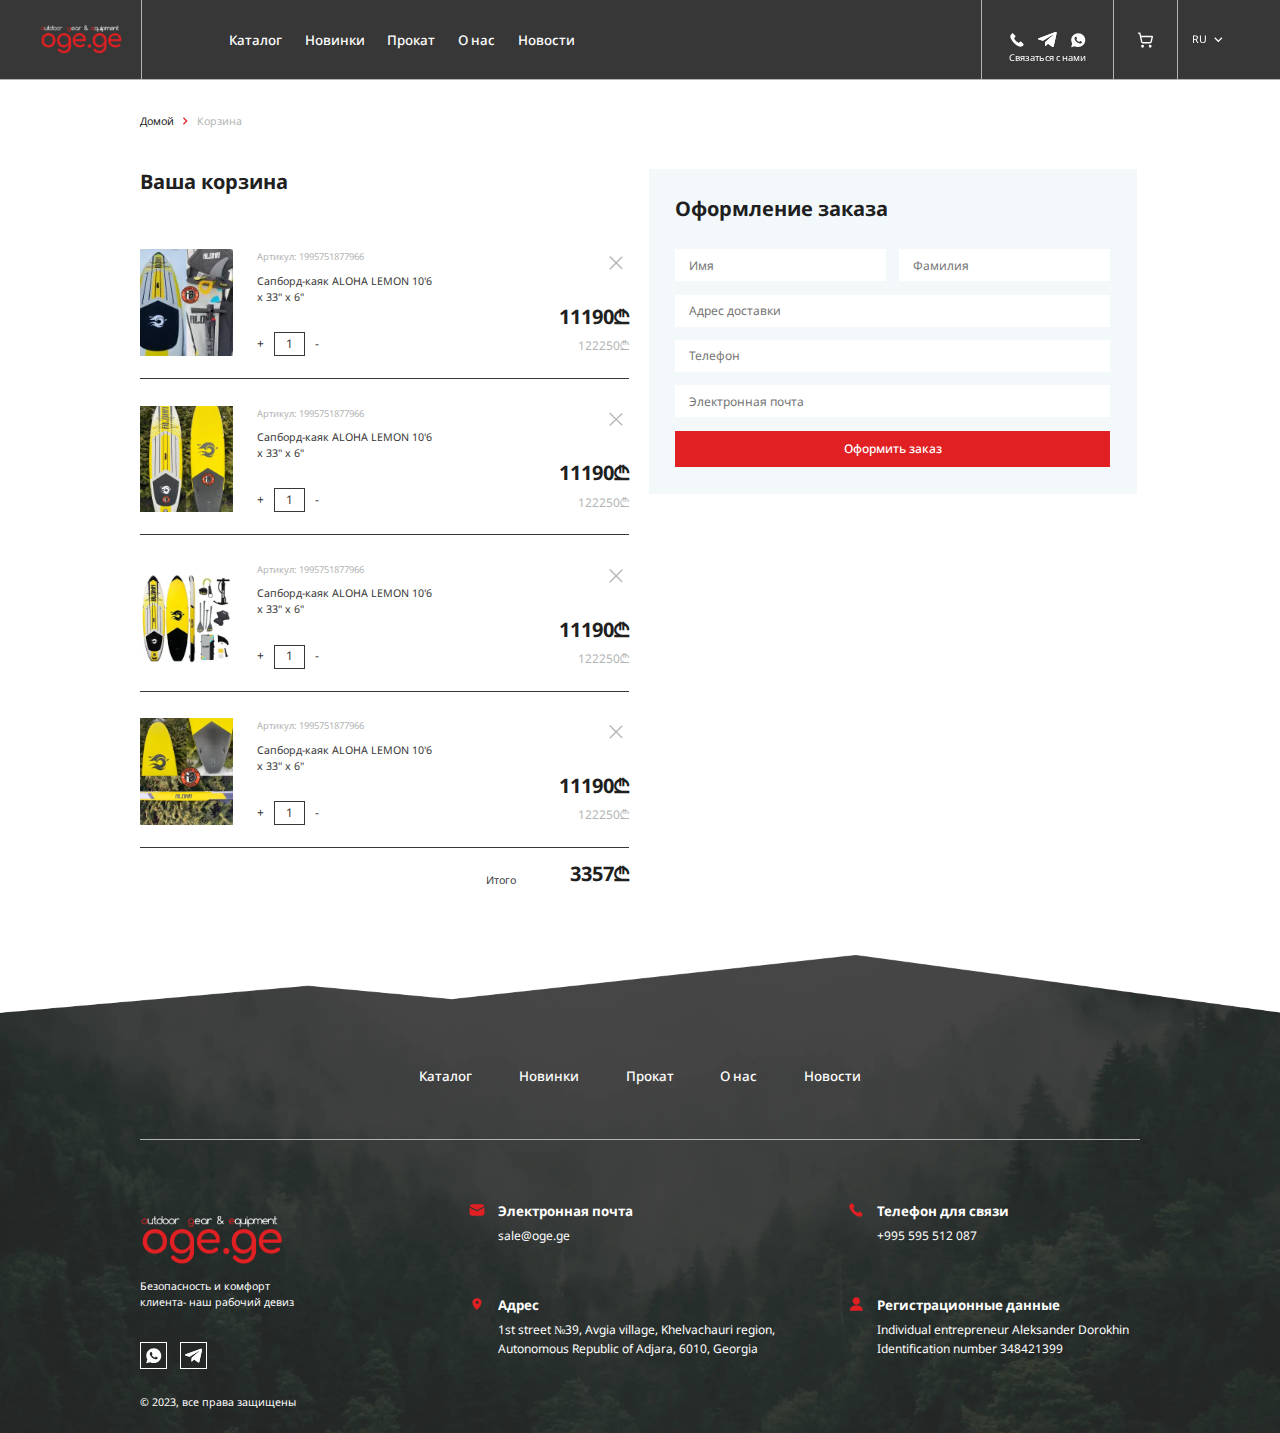
<file: cartshop.html>
<!DOCTYPE html>
<html lang="en">
 <head>
	<meta charset="UTF-8">
	<meta http-equiv="X-UA-Compatible" content="IE=edge">
	<meta name="viewport" content="width=device-width, initial-scale=1.0">
	<link rel="stylesheet" href="css/style.min.css?_v=20230507230343">
	<link
  rel="stylesheet"
  href="https://cdn.jsdelivr.net/npm/swiper@9/swiper-bundle.min.css?_v=20230507230343"
/>

<!-- <script src="https://cdn.jsdelivr.net/npm/swiper@9/swiper-bundle.min.js?_v=20230507230343"></script> -->
	<title>Корзина</title>
</head>

<body>
  <header class="header" id="header">
    <div class="container">
      <div class="menu_icon icon-menu burger_btn">
        <span></span>
      </div>
        <div class="logo_header"><a href="./index.html" class="logo"><img src="./img/LOGO (1).png" alt="logo"></a></div>
  <div class="nav">
    <nav class="header_nav">
      <li class="header_li"><a href="./katalog.html" class="link">Каталог</a></li>
      <li class="header_li"><a href="./index.html#new_prod_sale" class="link">Новинки</a></li>
      <li class="header_li"><a href="./rental.html" class="link">Прокат</a></li>
      <li class="header_li"><a href="./about_us.html" class="link">О нас</a></li>
      <li class="header_li"><a href="./all_news.html" class="link">Новости</a></li>

    </nav>
    
  </div>
  <div class="last_block">
    <div class="sotial_icon top">
      <a href="#" class="phone sotial_contact"><svg width="24" height="24" viewBox="0 0 24 24" fill="none"
          xmlns="http://www.w3.org/2000/svg">
          <path fill-rule="evenodd" clip-rule="evenodd"
            d="M21.6339 19.5921C21.5011 19.7244 21.3409 19.8937 21.1711 20.0728C20.7474 20.5225 20.2181 21.0816 19.8863 21.3083C18.1406 22.5012 15.8053 21.9304 14.1534 21.2421C11.9742 20.3341 9.6017 18.6604 7.47145 16.5298C5.3392 14.399 3.66576 12.0256 2.7578 9.84757C2.07033 8.19521 1.49836 5.85925 2.69139 4.11314C2.91794 3.78111 3.47827 3.25255 3.92739 2.82798C4.10707 2.65868 4.27503 2.49871 4.40784 2.36633C4.64362 2.13171 4.9627 2 5.29532 2C5.62793 2 5.94701 2.13171 6.18279 2.36633L9.39468 5.57745C9.62916 5.81323 9.76078 6.13225 9.76078 6.46478C9.76078 6.79732 9.62916 7.11633 9.39468 7.35211L8.51972 8.22536C8.22751 8.51545 8.03678 8.89214 7.97591 9.29937C7.91504 9.7066 7.98728 10.1226 8.18188 10.4855C9.38533 12.757 11.2432 14.6147 13.5148 15.8178C13.8776 16.0124 14.2935 16.0845 14.7006 16.0235C15.1077 15.9626 15.4842 15.7717 15.774 15.4794L16.6468 14.6061C16.8826 14.3715 17.2017 14.2398 17.5343 14.2398C17.8669 14.2398 18.186 14.3715 18.4218 14.6061L21.6339 17.8178C21.8684 18.0535 22 18.3724 22 18.7049C22 19.0374 21.8684 19.3564 21.6339 19.5921Z"
            fill="white" />
        </svg></a>
      <a href="#" class="telegramm sotial_contact"><svg width="26" height="21" viewBox="0 0 26 21"
          fill="none" xmlns="http://www.w3.org/2000/svg">
          <mask id="path-1-inside-1_510_1149" fill="white">
            <path
              d="M1.21063 8.66958L24.2684 0.104824C25.3386 -0.267641 26.2733 0.356334 25.9265 1.91531L25.9285 1.91339L22.0025 19.7322C21.7115 20.9955 20.9323 21.3027 19.8422 20.7075L13.8635 16.4625L10.9798 19.1389C10.6609 19.4461 10.3919 19.7053 9.77409 19.7053L10.1986 13.8438L21.2791 4.20001C21.7613 3.79107 21.1714 3.56068 20.5357 3.9677L6.84255 12.2733L0.939596 10.4993C-0.341834 10.1076 -0.369734 9.26476 1.21063 8.66958Z" />
          </mask>
          <path
            d="M1.21063 8.66958L24.2684 0.104824C25.3386 -0.267641 26.2733 0.356334 25.9265 1.91531L25.9285 1.91339L22.0025 19.7322C21.7115 20.9955 20.9323 21.3027 19.8422 20.7075L13.8635 16.4625L10.9798 19.1389C10.6609 19.4461 10.3919 19.7053 9.77409 19.7053L10.1986 13.8438L21.2791 4.20001C21.7613 3.79107 21.1714 3.56068 20.5357 3.9677L6.84255 12.2733L0.939596 10.4993C-0.341834 10.1076 -0.369734 9.26476 1.21063 8.66958Z"
            fill="#202020" />
          <path
            d="M24.2684 0.104824L17.2562 -20.0431L17.0473 -19.9704L16.8401 -19.8935L24.2684 0.104824ZM25.9265 1.91531L5.10208 -2.71667L-10.2878 66.4732L40.7348 17.2719L25.9265 1.91531ZM25.9285 1.91339L46.7621 6.50365L61.9583 -62.4665L11.1201 -13.4432L25.9285 1.91339ZM22.0025 19.7322L42.7915 24.5203L42.8143 24.4214L42.8361 24.3224L22.0025 19.7322ZM19.8422 20.7075L7.4917 38.1022L8.51627 38.8297L9.61916 39.4318L19.8422 20.7075ZM13.8635 16.4625L26.214 -0.932192L12.0677 -10.9762L-0.648797 0.825909L13.8635 16.4625ZM10.9798 19.1389L-3.53251 3.50228L-3.67815 3.63744L-3.82125 3.7753L10.9798 19.1389ZM9.77409 19.7053L-11.5035 18.1644L-13.1601 41.0386H9.77409V19.7053ZM10.1986 13.8438L-3.80697 -2.24833L-10.4435 3.52772L-11.079 12.3029L10.1986 13.8438ZM21.2791 4.20001L7.48207 -12.0713L7.37721 -11.9823L7.27351 -11.8921L21.2791 4.20001ZM20.5357 3.9677L31.5993 22.208L31.8206 22.0737L32.0386 21.9342L20.5357 3.9677ZM6.84255 12.2733L0.702553 32.7039L9.79157 35.4354L17.9062 30.5135L6.84255 12.2733ZM0.939596 10.4993L-5.29608 30.9009L-5.24827 30.9155L-5.2004 30.9299L0.939596 10.4993ZM1.21063 8.66958L-6.21769 -11.3287L-6.26294 -11.3119L-6.30811 -11.2949L1.21063 8.66958ZM8.63895 28.6679L31.6967 20.1031L16.8401 -19.8935L-6.21769 -11.3287L8.63895 28.6679ZM31.2807 20.2528C26.9663 21.7543 18.284 22.6528 11.0261 15.838C3.73589 8.99289 4.38962 0.486402 5.10208 -2.71667L46.7509 6.54729C47.8101 1.78524 48.1699 -7.81272 40.2315 -15.2664C32.3254 -22.6899 22.6407 -21.9171 17.2562 -20.0431L31.2807 20.2528ZM40.7348 17.2719L40.7368 17.2699L11.1201 -13.4432L11.1181 -13.4412L40.7348 17.2719ZM5.09484 -2.67687L1.16884 15.1419L42.8361 24.3224L46.7621 6.50365L5.09484 -2.67687ZM1.21342 14.9441C1.74529 12.6348 4.09217 5.11507 12.691 1.36344C21.1273 -2.3173 28.1144 0.918032 30.0652 1.98314L9.61916 39.4318C12.6601 41.0921 20.5819 44.4714 29.7531 40.4701C39.0867 36.3978 41.9687 28.0929 42.7915 24.5203L1.21342 14.9441ZM32.1927 3.31275L26.214 -0.932192L1.51302 33.8573L7.4917 38.1022L32.1927 3.31275ZM-0.648797 0.825909L-3.53251 3.50228L25.4921 34.7755L28.3758 32.0992L-0.648797 0.825909ZM-3.82125 3.7753C-4.31611 4.25204 -2.54425 2.38478 0.0682737 0.922275C3.35814 -0.919406 6.78182 -1.62805 9.77409 -1.62805V41.0386C13.3842 41.0386 17.2513 40.2004 20.9098 38.1523C22.531 37.2447 23.7464 36.3008 24.5293 35.638C24.9156 35.3109 25.2241 35.0283 25.4204 34.8449C25.6026 34.6748 25.763 34.5197 25.7808 34.5025L-3.82125 3.7753ZM31.0517 21.2462L31.4762 15.3847L-11.079 12.3029L-11.5035 18.1644L31.0517 21.2462ZM24.2041 29.9359L35.2846 20.2921L7.27351 -11.8921L-3.80697 -2.24833L24.2041 29.9359ZM35.0761 20.4713C36.5143 19.2517 42.4448 14.0046 42.7757 4.69139C43.2276 -8.02939 33.6911 -14.5126 28.3211 -16.3763C23.3422 -18.1042 18.9878 -17.6117 16.5389 -17.0895C13.7021 -16.4846 11.1769 -15.3715 9.03282 -13.9988L32.0386 21.9342C30.2124 23.1034 27.9994 24.0926 25.4369 24.639C23.2623 25.1027 19.1444 25.6021 14.3322 23.932C9.1288 22.1262 -0.310874 15.7518 0.135894 3.17651C0.461598 -5.99116 6.28496 -11.0562 7.48207 -12.0713L35.0761 20.4713ZM9.4721 -14.2726L-4.22106 -5.967L17.9062 30.5135L31.5993 22.208L9.4721 -14.2726ZM12.9825 -8.15738L7.07959 -9.93139L-5.2004 30.9299L0.702553 32.7039L12.9825 -8.15738ZM7.17527 -9.90239C8.55222 -9.48153 11.5458 -8.39552 14.55 -5.67118C17.8451 -2.68302 22.0024 3.29567 21.2475 11.5936C20.5629 19.1188 16.2261 23.6399 14.0986 25.4395C11.8067 27.3781 9.68688 28.2734 8.72937 28.634L-6.30811 -11.2949C-8.05581 -10.6367 -10.7647 -9.41281 -13.4559 -7.13651C-15.9826 -4.99928 -20.5287 -0.131339 -21.2437 7.72792C-22.0289 16.3599 -17.7232 22.6599 -14.1118 25.9349C-10.7914 28.946 -7.31374 30.2842 -5.29608 30.9009L7.17527 -9.90239Z"
            fill="white" mask="url(#path-1-inside-1_510_1149)" />
        </svg></a>
      <a href="#" class="vatsap sotial_contact"><svg width="24" height="24" viewBox="0 0 24 24"
          fill="none" xmlns="http://www.w3.org/2000/svg">
          <path fill-rule="evenodd" clip-rule="evenodd"
            d="M3.21063 17.4062C2.28749 15.8195 1.802 14.0194 1.80252 12.1758H1.8026C1.805 6.40734 6.53635 1.71429 12.3497 1.71429C15.1713 1.71556 17.8194 2.80514 19.8106 4.78254C21.8021 6.76012 22.8982 9.38867 22.8971 12.184C22.8946 17.9527 18.1629 22.646 12.3502 22.646H12.3455C10.5848 22.6459 8.85203 22.2082 7.30555 21.3728L1.71423 22.8275L3.21063 17.4062ZM9.0068 7.17389C9.20128 7.1818 9.41651 7.1909 9.62103 7.64192V7.642C9.76048 7.94967 9.99489 8.52267 10.1821 8.98029C10.3208 9.31926 10.4335 9.59493 10.4627 9.65258C10.5308 9.78806 10.5764 9.94626 10.4853 10.1271C10.4716 10.1543 10.4589 10.18 10.4467 10.2046C10.3785 10.3428 10.3283 10.4444 10.2127 10.5788C10.167 10.6317 10.1196 10.6888 10.0723 10.7459C9.97843 10.8592 9.88457 10.9725 9.803 11.0532C9.66611 11.1882 9.52391 11.335 9.68317 11.6058C9.84243 11.877 10.3903 12.7636 11.2019 13.4816C12.0737 14.2529 12.8311 14.5791 13.2157 14.7447C13.2913 14.7773 13.3524 14.8036 13.3973 14.8259C13.6702 14.9614 13.8295 14.9389 13.9887 14.7578C14.148 14.5771 14.6708 13.9672 14.8529 13.6964C15.0349 13.4251 15.2169 13.4702 15.4672 13.5605C15.7174 13.6509 17.0595 14.3063 17.3326 14.4417C17.3857 14.4681 17.4354 14.4919 17.4815 14.514C17.6721 14.6052 17.8009 14.6669 17.8559 14.7578C17.9241 14.8711 17.9241 15.4132 17.6965 16.0456C17.4691 16.6781 16.3545 17.2881 15.8539 17.3332C15.8058 17.3375 15.758 17.3431 15.7088 17.3489C15.2462 17.4029 14.6625 17.4712 12.5781 16.6556C10.014 15.6523 8.32331 13.1661 7.97359 12.6519C7.94485 12.6096 7.92517 12.5807 7.9148 12.567L7.91184 12.5631C7.76489 12.3682 6.80017 11.0889 6.80017 9.76544C6.80017 8.51816 7.41797 7.86429 7.70232 7.56334C7.72178 7.54274 7.73968 7.5238 7.75571 7.50643C8.00574 7.23555 8.30154 7.16759 8.4836 7.16759C8.49546 7.16759 8.50733 7.16759 8.51919 7.16759C8.68914 7.16756 8.85793 7.16753 9.0068 7.17389Z"
            fill="white" />
        </svg></a>

        <span class="cont_us">Связаться с нами</span>

    </div>
    <div class="cart_shop">
      <a href="./cartshop.html"><svg width="24" height="24" viewBox="0 0 24 24" fill="none" xmlns="http://www.w3.org/2000/svg">
        <path d="M2.05005 2.05H4.05005L6.71005 14.47C6.80763 14.9249 7.06072 15.3315 7.42576 15.6199C7.7908 15.9082 8.24495 16.0603 8.71005 16.05H18.49C18.9452 16.0493 19.3865 15.8933 19.7411 15.6078C20.0956 15.3224 20.3422 14.9245 20.4401 14.48L22.09 7.05H5.12005M9.00005 21C9.00005 21.5523 8.55233 22 8.00005 22C7.44776 22 7.00005 21.5523 7.00005 21C7.00005 20.4477 7.44776 20 8.00005 20C8.55233 20 9.00005 20.4477 9.00005 21ZM20 21C20 21.5523 19.5523 22 19 22C18.4478 22 18 21.5523 18 21C18 20.4477 18.4478 20 19 20C19.5523 20 20 20.4477 20 21Z" stroke="white" stroke-width="2" stroke-linecap="round" stroke-linejoin="round"/>
        </svg></a>
    </div>
    <div class="langvich">
      <p class="lang">RU</p><span class="arrov"><svg width="25" height="24" viewBox="0 0 25 24" fill="none" xmlns="http://www.w3.org/2000/svg">
        <path d="M17.09 8L12.5 12.58L7.91 8L6.5 9.41L12.5 15.41L18.5 9.41L17.09 8Z" fill="white"/>
        </svg></span>
        <ul class="lang_list">
          <li class="lang_li">EN</li>
          <li class="lang_li">GE</li>
        </ul>
    </div>
  </div>
    </div>

    <div class="burger-menu">
      <div class="wrapper">
        <div class="left-part"></div>
        <div class="right-part">
    
    
          <nav class="header_nav">
            <li class="li_nav"><a href="./katalog.html">Каталог</a></li>
            <li class="li_nav"><a href="./index.html#new_prod_sale">Новинки</a></li>
            <li class="li_nav"><a href="./rental.html" class="link">Прокат</a></li>
            <li class="li_nav"><a href="./about_us.html" >О нас</a></li>
            <li class="li_nav"><a href="./all_news.html">Новости</a></li>
          </nav>
          <div class="last_block">
            <div class="sotial_icon ">
              <a href="#" class="phone sotial_contact"><svg width="24" height="24" viewBox="0 0 24 24" fill="none"
                  xmlns="http://www.w3.org/2000/svg">
                  <path fill-rule="evenodd" clip-rule="evenodd"
                    d="M21.6339 19.5921C21.5011 19.7244 21.3409 19.8937 21.1711 20.0728C20.7474 20.5225 20.2181 21.0816 19.8863 21.3083C18.1406 22.5012 15.8053 21.9304 14.1534 21.2421C11.9742 20.3341 9.6017 18.6604 7.47145 16.5298C5.3392 14.399 3.66576 12.0256 2.7578 9.84757C2.07033 8.19521 1.49836 5.85925 2.69139 4.11314C2.91794 3.78111 3.47827 3.25255 3.92739 2.82798C4.10707 2.65868 4.27503 2.49871 4.40784 2.36633C4.64362 2.13171 4.9627 2 5.29532 2C5.62793 2 5.94701 2.13171 6.18279 2.36633L9.39468 5.57745C9.62916 5.81323 9.76078 6.13225 9.76078 6.46478C9.76078 6.79732 9.62916 7.11633 9.39468 7.35211L8.51972 8.22536C8.22751 8.51545 8.03678 8.89214 7.97591 9.29937C7.91504 9.7066 7.98728 10.1226 8.18188 10.4855C9.38533 12.757 11.2432 14.6147 13.5148 15.8178C13.8776 16.0124 14.2935 16.0845 14.7006 16.0235C15.1077 15.9626 15.4842 15.7717 15.774 15.4794L16.6468 14.6061C16.8826 14.3715 17.2017 14.2398 17.5343 14.2398C17.8669 14.2398 18.186 14.3715 18.4218 14.6061L21.6339 17.8178C21.8684 18.0535 22 18.3724 22 18.7049C22 19.0374 21.8684 19.3564 21.6339 19.5921Z"
                    fill="white" />
                </svg></a>
              <a href="" class="telegramm sotial_contact"><svg width="26" height="21" viewBox="0 0 26 21" fill="none" xmlns="http://www.w3.org/2000/svg">
                <mask id="path-1-inside-1_510_1149" fill="transparent">
                <path d="M1.21063 8.66958L24.2684 0.104824C25.3386 -0.267641 26.2733 0.356334 25.9265 1.91531L25.9285 1.91339L22.0025 19.7322C21.7115 20.9955 20.9323 21.3027 19.8422 20.7075L13.8635 16.4625L10.9798 19.1389C10.6609 19.4461 10.3919 19.7053 9.77409 19.7053L10.1986 13.8438L21.2791 4.20001C21.7613 3.79107 21.1714 3.56068 20.5357 3.9677L6.84255 12.2733L0.939596 10.4993C-0.341834 10.1076 -0.369734 9.26476 1.21063 8.66958Z"/>
                </mask>
                <path d="M1.21063 8.66958L24.2684 0.104824C25.3386 -0.267641 26.2733 0.356334 25.9265 1.91531L25.9285 1.91339L22.0025 19.7322C21.7115 20.9955 20.9323 21.3027 19.8422 20.7075L13.8635 16.4625L10.9798 19.1389C10.6609 19.4461 10.3919 19.7053 9.77409 19.7053L10.1986 13.8438L21.2791 4.20001C21.7613 3.79107 21.1714 3.56068 20.5357 3.9677L6.84255 12.2733L0.939596 10.4993C-0.341834 10.1076 -0.369734 9.26476 1.21063 8.66958Z" fill="#202020"/>
                <path d="M24.2684 0.104824L17.2562 -20.0431L17.0473 -19.9704L16.8401 -19.8935L24.2684 0.104824ZM25.9265 1.91531L5.10208 -2.71667L-10.2878 66.4732L40.7348 17.2719L25.9265 1.91531ZM25.9285 1.91339L46.7621 6.50365L61.9583 -62.4665L11.1201 -13.4432L25.9285 1.91339ZM22.0025 19.7322L42.7915 24.5203L42.8143 24.4214L42.8361 24.3224L22.0025 19.7322ZM19.8422 20.7075L7.4917 38.1022L8.51627 38.8297L9.61916 39.4318L19.8422 20.7075ZM13.8635 16.4625L26.214 -0.932192L12.0677 -10.9762L-0.648797 0.825909L13.8635 16.4625ZM10.9798 19.1389L-3.53251 3.50228L-3.67815 3.63744L-3.82125 3.7753L10.9798 19.1389ZM9.77409 19.7053L-11.5035 18.1644L-13.1601 41.0386H9.77409V19.7053ZM10.1986 13.8438L-3.80697 -2.24833L-10.4435 3.52772L-11.079 12.3029L10.1986 13.8438ZM21.2791 4.20001L7.48207 -12.0713L7.37721 -11.9823L7.27351 -11.8921L21.2791 4.20001ZM20.5357 3.9677L31.5993 22.208L31.8206 22.0737L32.0386 21.9342L20.5357 3.9677ZM6.84255 12.2733L0.702553 32.7039L9.79157 35.4354L17.9062 30.5135L6.84255 12.2733ZM0.939596 10.4993L-5.29608 30.9009L-5.24827 30.9155L-5.2004 30.9299L0.939596 10.4993ZM1.21063 8.66958L-6.21769 -11.3287L-6.26294 -11.3119L-6.30811 -11.2949L1.21063 8.66958ZM8.63895 28.6679L31.6967 20.1031L16.8401 -19.8935L-6.21769 -11.3287L8.63895 28.6679ZM31.2807 20.2528C26.9663 21.7543 18.284 22.6528 11.0261 15.838C3.73589 8.99289 4.38962 0.486402 5.10208 -2.71667L46.7509 6.54729C47.8101 1.78524 48.1699 -7.81272 40.2315 -15.2664C32.3254 -22.6899 22.6407 -21.9171 17.2562 -20.0431L31.2807 20.2528ZM40.7348 17.2719L40.7368 17.2699L11.1201 -13.4432L11.1181 -13.4412L40.7348 17.2719ZM5.09484 -2.67687L1.16884 15.1419L42.8361 24.3224L46.7621 6.50365L5.09484 -2.67687ZM1.21342 14.9441C1.74529 12.6348 4.09217 5.11507 12.691 1.36344C21.1273 -2.3173 28.1144 0.918032 30.0652 1.98314L9.61916 39.4318C12.6601 41.0921 20.5819 44.4714 29.7531 40.4701C39.0867 36.3978 41.9687 28.0929 42.7915 24.5203L1.21342 14.9441ZM32.1927 3.31275L26.214 -0.932192L1.51302 33.8573L7.4917 38.1022L32.1927 3.31275ZM-0.648797 0.825909L-3.53251 3.50228L25.4921 34.7755L28.3758 32.0992L-0.648797 0.825909ZM-3.82125 3.7753C-4.31611 4.25204 -2.54425 2.38478 0.0682737 0.922275C3.35814 -0.919406 6.78182 -1.62805 9.77409 -1.62805V41.0386C13.3842 41.0386 17.2513 40.2004 20.9098 38.1523C22.531 37.2447 23.7464 36.3008 24.5293 35.638C24.9156 35.3109 25.2241 35.0283 25.4204 34.8449C25.6026 34.6748 25.763 34.5197 25.7808 34.5025L-3.82125 3.7753ZM31.0517 21.2462L31.4762 15.3847L-11.079 12.3029L-11.5035 18.1644L31.0517 21.2462ZM24.2041 29.9359L35.2846 20.2921L7.27351 -11.8921L-3.80697 -2.24833L24.2041 29.9359ZM35.0761 20.4713C36.5143 19.2517 42.4448 14.0046 42.7757 4.69139C43.2276 -8.02939 33.6911 -14.5126 28.3211 -16.3763C23.3422 -18.1042 18.9878 -17.6117 16.5389 -17.0895C13.7021 -16.4846 11.1769 -15.3715 9.03282 -13.9988L32.0386 21.9342C30.2124 23.1034 27.9994 24.0926 25.4369 24.639C23.2623 25.1027 19.1444 25.6021 14.3322 23.932C9.1288 22.1262 -0.310874 15.7518 0.135894 3.17651C0.461598 -5.99116 6.28496 -11.0562 7.48207 -12.0713L35.0761 20.4713ZM9.4721 -14.2726L-4.22106 -5.967L17.9062 30.5135L31.5993 22.208L9.4721 -14.2726ZM12.9825 -8.15738L7.07959 -9.93139L-5.2004 30.9299L0.702553 32.7039L12.9825 -8.15738ZM7.17527 -9.90239C8.55222 -9.48153 11.5458 -8.39552 14.55 -5.67118C17.8451 -2.68302 22.0024 3.29567 21.2475 11.5936C20.5629 19.1188 16.2261 23.6399 14.0986 25.4395C11.8067 27.3781 9.68688 28.2734 8.72937 28.634L-6.30811 -11.2949C-8.05581 -10.6367 -10.7647 -9.41281 -13.4559 -7.13651C-15.9826 -4.99928 -20.5287 -0.131339 -21.2437 7.72792C-22.0289 16.3599 -17.7232 22.6599 -14.1118 25.9349C-10.7914 28.946 -7.31374 30.2842 -5.29608 30.9009L7.17527 -9.90239Z" fill="white" mask="url(#path-1-inside-1_510_1149)"/>
                </svg></a>
              <a href="#" class="vatsap sotial_contact"><svg width="24" height="24" viewBox="0 0 24 24"
                  fill="none" xmlns="http://www.w3.org/2000/svg">
                  <path fill-rule="evenodd" clip-rule="evenodd"
                    d="M3.21063 17.4062C2.28749 15.8195 1.802 14.0194 1.80252 12.1758H1.8026C1.805 6.40734 6.53635 1.71429 12.3497 1.71429C15.1713 1.71556 17.8194 2.80514 19.8106 4.78254C21.8021 6.76012 22.8982 9.38867 22.8971 12.184C22.8946 17.9527 18.1629 22.646 12.3502 22.646H12.3455C10.5848 22.6459 8.85203 22.2082 7.30555 21.3728L1.71423 22.8275L3.21063 17.4062ZM9.0068 7.17389C9.20128 7.1818 9.41651 7.1909 9.62103 7.64192V7.642C9.76048 7.94967 9.99489 8.52267 10.1821 8.98029C10.3208 9.31926 10.4335 9.59493 10.4627 9.65258C10.5308 9.78806 10.5764 9.94626 10.4853 10.1271C10.4716 10.1543 10.4589 10.18 10.4467 10.2046C10.3785 10.3428 10.3283 10.4444 10.2127 10.5788C10.167 10.6317 10.1196 10.6888 10.0723 10.7459C9.97843 10.8592 9.88457 10.9725 9.803 11.0532C9.66611 11.1882 9.52391 11.335 9.68317 11.6058C9.84243 11.877 10.3903 12.7636 11.2019 13.4816C12.0737 14.2529 12.8311 14.5791 13.2157 14.7447C13.2913 14.7773 13.3524 14.8036 13.3973 14.8259C13.6702 14.9614 13.8295 14.9389 13.9887 14.7578C14.148 14.5771 14.6708 13.9672 14.8529 13.6964C15.0349 13.4251 15.2169 13.4702 15.4672 13.5605C15.7174 13.6509 17.0595 14.3063 17.3326 14.4417C17.3857 14.4681 17.4354 14.4919 17.4815 14.514C17.6721 14.6052 17.8009 14.6669 17.8559 14.7578C17.9241 14.8711 17.9241 15.4132 17.6965 16.0456C17.4691 16.6781 16.3545 17.2881 15.8539 17.3332C15.8058 17.3375 15.758 17.3431 15.7088 17.3489C15.2462 17.4029 14.6625 17.4712 12.5781 16.6556C10.014 15.6523 8.32331 13.1661 7.97359 12.6519C7.94485 12.6096 7.92517 12.5807 7.9148 12.567L7.91184 12.5631C7.76489 12.3682 6.80017 11.0889 6.80017 9.76544C6.80017 8.51816 7.41797 7.86429 7.70232 7.56334C7.72178 7.54274 7.73968 7.5238 7.75571 7.50643C8.00574 7.23555 8.30154 7.16759 8.4836 7.16759C8.49546 7.16759 8.50733 7.16759 8.51919 7.16759C8.68914 7.16756 8.85793 7.16753 9.0068 7.17389Z"
                    fill="white" />
                </svg></a>
        
                <span class="cont_us">Связаться с нами</span>
        
            </div>
          </div>
    
      
        </div>
      </div>
    </div>

</header>



  <main class="main" id="main">
    <div class="breadscrumbs_container news news2">
      <div class="container2">
        <div class="breadscrumbs">
          <a href="#" class="home_link">Домой</a><span class="arr">
            <svg width="8" height="12" viewBox="0 0 8 12" fill="none" xmlns="http://www.w3.org/2000/svg">
              <path d="M8.02541e-07 1.41L4.58 6L0 10.59L1.41 12L7.41 6L1.41 0L8.02541e-07 1.41Z" fill="#E12023" />
            </svg></span> <span class="title_name">Корзина</span>
        </div>
      </div>
    </div>

    <section class="cart_inside_content">
      <div class="container2">
        <div class="left_bloc">
          <h4 class="lit_title">Ваша корзина</h4>
          <div class="cart_item">
            <div class="img_cart">
              <picture><source srcset="./img/slide3.webp" type="image/webp"><img src="./img/slide3.png" alt="img"></picture>
            </div>
            <div class="haract">
              <p class="art">Артикул: 1995751877966</p>
              <p class="text">Сапборд-каяк ALOHA LEMON 10'6 x 33" x 6"</p>
              <div class="number">+ <span>1</span> -</div>
            </div>
            <div class="prise">
              <div class="close"><picture><source srcset="./img/delete.webp" type="image/webp"><img src="./img/delete.png" alt="delete"></picture></div>
              <div class="price_all">
                <div class="new_price">11190₾</div>
                <div class="old_price">122250₾</div>
              </div>
            </div>
          </div>
          <div class="cart_item">
            <div class="img_cart">
              <picture><source srcset="./img/slide1.webp" type="image/webp"><img src="./img/slide1.png" alt="img"></picture>
            </div>
            <div class="haract">
              <p class="art">Артикул: 1995751877966</p>
              <p class="text">Сапборд-каяк ALOHA LEMON 10'6 x 33" x 6"</p>
              <div class="number">+ <span>1</span> -</div>
            </div>
            <div class="prise">
              <div class="close"><picture><source srcset="./img/delete.webp" type="image/webp"><img src="./img/delete.png" alt="delete"></picture></div>
              <div class="price_all">
                <div class="new_price">11190₾</div>
                <div class="old_price">122250₾</div>
              </div>
            </div>
          </div>
          <div class="cart_item">
            <div class="img_cart">
              <picture><source srcset="./img/slide2.webp" type="image/webp"><img src="./img/slide2.png" alt="img"></picture>
            </div>
            <div class="haract">
              <p class="art">Артикул: 1995751877966</p>
              <p class="text">Сапборд-каяк ALOHA LEMON 10'6 x 33" x 6"</p>
              <div class="number">+ <span>1</span> -</div>
            </div>
            <div class="prise">
              <div class="close"><picture><source srcset="./img/delete.webp" type="image/webp"><img src="./img/delete.png" alt="delete"></picture></div>
              <div class="price_all">
                <div class="new_price">11190₾</div>
                <div class="old_price">122250₾</div>
              </div>
            </div>
          </div>
          <div class="cart_item">
            <div class="img_cart">
              <picture><source srcset="./img/slide4.webp" type="image/webp"><img src="./img/slide4.png" alt="img"></picture>
            </div>
            <div class="haract">
              <p class="art">Артикул: 1995751877966</p>
              <p class="text">Сапборд-каяк ALOHA LEMON 10'6 x 33" x 6"</p>
              <div class="number">+ <span>1</span> -</div>
            </div>
            <div class="prise">
              <div class="close"><picture><source srcset="./img/delete.webp" type="image/webp"><img src="./img/delete.png" alt="delete"></picture></div>
              <div class="price_all">
                <div class="new_price">11190₾</div>
                <div class="old_price">122250₾</div>
              </div>
            </div>
          </div>
          <div class="all_cost">
            <p class="how_match text">
              <span>Итого</span>
              <span class="summa">3357₾</span>
            </p>
          </div>

        </div>

        <div class="right_block">
          <div class="form">
            <h4 class="lit_title">Оформление заказа</h4>
            <p class="inputs_lit"><input type="text" class="nameinput" placeholder="Имя"><input type="text"
                class="nameinput" placeholder="Фамилия"></p>
            <p class="big_input"><input class="nameinput" type="text" placeholder="Адрес доставки"></p>
            <p class="big_input"><input class="nameinput" type="tel" placeholder="Телефон"></p>
            <p class="big_input"><input class="nameinput" type="email" placeholder="Электронная почта"></p>
            <p class="big_input"><input class="red_btn" type="submit" value="Оформить заказ"></p>
          </div>
        </div>
      </div>
    </section>



  </main>

  <footer class="footer" id="footer">
    <div class="container2">
      <div class="footer_top">
        <nav class="footer_nav">
          <li class="li_footer"><a href="#" class="link">Каталог</a></li>
          <li class="li_footer"><a href="#" class="link"> Новинки</a></li>
          <li class="li_footer"><a href="#" class="link">Прокат</a></li>
          <li class="li_footer"><a href="#" class="link"> О нас</a></li>
          <li class="li_footer"><a href="#" class="link">Новости</a></li>
</nav>
      </div>
      <div class="footer_bottom">
        <div class="block_footer">
          <a href="./index.html" class="logo_footer">
<img src="./img/LOGO (1).png" alt="logo">
          </a>

          <p class="text_footer">Безопасность и комфорт клиента- наш рабочий девиз</p>
          <div class="sotial_footer">
            <a href="#" class="watsap"><svg width="24" height="24" viewBox="0 0 24 24" fill="none" xmlns="http://www.w3.org/2000/svg">
              <path fill-rule="evenodd" clip-rule="evenodd" d="M3.21063 17.4062C2.28749 15.8195 1.802 14.0194 1.80252 12.1758H1.8026C1.805 6.40734 6.53635 1.71429 12.3497 1.71429C15.1713 1.71556 17.8194 2.80514 19.8106 4.78254C21.8021 6.76012 22.8982 9.38867 22.8971 12.184C22.8946 17.9527 18.1629 22.646 12.3502 22.646H12.3455C10.5848 22.6459 8.85203 22.2082 7.30555 21.3728L1.71423 22.8275L3.21063 17.4062ZM9.0068 7.17389C9.20128 7.1818 9.41651 7.1909 9.62103 7.64192V7.642C9.76048 7.94967 9.99489 8.52267 10.1821 8.98029C10.3208 9.31926 10.4335 9.59493 10.4627 9.65258C10.5308 9.78806 10.5764 9.94626 10.4853 10.1271C10.4716 10.1543 10.4589 10.18 10.4467 10.2046C10.3785 10.3428 10.3283 10.4444 10.2127 10.5788C10.167 10.6317 10.1196 10.6888 10.0723 10.7459C9.97843 10.8592 9.88457 10.9725 9.803 11.0532C9.66611 11.1882 9.52391 11.335 9.68317 11.6058C9.84243 11.877 10.3903 12.7636 11.2019 13.4816C12.0737 14.2529 12.8311 14.5791 13.2157 14.7447C13.2913 14.7773 13.3524 14.8036 13.3973 14.8259C13.6702 14.9614 13.8295 14.9389 13.9887 14.7578C14.148 14.5771 14.6708 13.9672 14.8529 13.6964C15.0349 13.4251 15.2169 13.4702 15.4672 13.5605C15.7174 13.6509 17.0595 14.3063 17.3326 14.4417C17.3857 14.4681 17.4354 14.4919 17.4815 14.514C17.6721 14.6052 17.8009 14.6669 17.8559 14.7578C17.9241 14.8711 17.9241 15.4132 17.6965 16.0456C17.4691 16.6781 16.3545 17.2881 15.8539 17.3332C15.8058 17.3375 15.758 17.3431 15.7088 17.3489C15.2462 17.4029 14.6625 17.4712 12.5781 16.6556C10.014 15.6523 8.32331 13.1661 7.97359 12.6519C7.94485 12.6096 7.92517 12.5807 7.9148 12.567L7.91184 12.5631C7.76489 12.3682 6.80017 11.0889 6.80017 9.76544C6.80017 8.51816 7.41797 7.86429 7.70232 7.56334C7.72178 7.54274 7.73968 7.5238 7.75571 7.50643C8.00574 7.23555 8.30154 7.16759 8.4836 7.16759C8.49546 7.16759 8.50733 7.16759 8.51919 7.16759C8.68914 7.16756 8.85793 7.16753 9.0068 7.17389Z" fill="white"/>
              </svg></a>
            <a href="#" class="telegramm"><svg width="26" height="21" viewBox="0 0 26 21" fill="none" xmlns="http://www.w3.org/2000/svg">
              <mask id="path-1-inside-1_510_1149" fill="white">
              <path d="M1.21063 8.66958L24.2684 0.104824C25.3386 -0.267641 26.2733 0.356334 25.9265 1.91531L25.9285 1.91339L22.0025 19.7322C21.7115 20.9955 20.9323 21.3027 19.8422 20.7075L13.8635 16.4625L10.9798 19.1389C10.6609 19.4461 10.3919 19.7053 9.77409 19.7053L10.1986 13.8438L21.2791 4.20001C21.7613 3.79107 21.1714 3.56068 20.5357 3.9677L6.84255 12.2733L0.939596 10.4993C-0.341834 10.1076 -0.369734 9.26476 1.21063 8.66958Z"/>
              </mask>
              <path d="M1.21063 8.66958L24.2684 0.104824C25.3386 -0.267641 26.2733 0.356334 25.9265 1.91531L25.9285 1.91339L22.0025 19.7322C21.7115 20.9955 20.9323 21.3027 19.8422 20.7075L13.8635 16.4625L10.9798 19.1389C10.6609 19.4461 10.3919 19.7053 9.77409 19.7053L10.1986 13.8438L21.2791 4.20001C21.7613 3.79107 21.1714 3.56068 20.5357 3.9677L6.84255 12.2733L0.939596 10.4993C-0.341834 10.1076 -0.369734 9.26476 1.21063 8.66958Z" fill="#202020"/>
              <path d="M24.2684 0.104824L17.2562 -20.0431L17.0473 -19.9704L16.8401 -19.8935L24.2684 0.104824ZM25.9265 1.91531L5.10208 -2.71667L-10.2878 66.4732L40.7348 17.2719L25.9265 1.91531ZM25.9285 1.91339L46.7621 6.50365L61.9583 -62.4665L11.1201 -13.4432L25.9285 1.91339ZM22.0025 19.7322L42.7915 24.5203L42.8143 24.4214L42.8361 24.3224L22.0025 19.7322ZM19.8422 20.7075L7.4917 38.1022L8.51627 38.8297L9.61916 39.4318L19.8422 20.7075ZM13.8635 16.4625L26.214 -0.932192L12.0677 -10.9762L-0.648797 0.825909L13.8635 16.4625ZM10.9798 19.1389L-3.53251 3.50228L-3.67815 3.63744L-3.82125 3.7753L10.9798 19.1389ZM9.77409 19.7053L-11.5035 18.1644L-13.1601 41.0386H9.77409V19.7053ZM10.1986 13.8438L-3.80697 -2.24833L-10.4435 3.52772L-11.079 12.3029L10.1986 13.8438ZM21.2791 4.20001L7.48207 -12.0713L7.37721 -11.9823L7.27351 -11.8921L21.2791 4.20001ZM20.5357 3.9677L31.5993 22.208L31.8206 22.0737L32.0386 21.9342L20.5357 3.9677ZM6.84255 12.2733L0.702553 32.7039L9.79157 35.4354L17.9062 30.5135L6.84255 12.2733ZM0.939596 10.4993L-5.29608 30.9009L-5.24827 30.9155L-5.2004 30.9299L0.939596 10.4993ZM1.21063 8.66958L-6.21769 -11.3287L-6.26294 -11.3119L-6.30811 -11.2949L1.21063 8.66958ZM8.63895 28.6679L31.6967 20.1031L16.8401 -19.8935L-6.21769 -11.3287L8.63895 28.6679ZM31.2807 20.2528C26.9663 21.7543 18.284 22.6528 11.0261 15.838C3.73589 8.99289 4.38962 0.486402 5.10208 -2.71667L46.7509 6.54729C47.8101 1.78524 48.1699 -7.81272 40.2315 -15.2664C32.3254 -22.6899 22.6407 -21.9171 17.2562 -20.0431L31.2807 20.2528ZM40.7348 17.2719L40.7368 17.2699L11.1201 -13.4432L11.1181 -13.4412L40.7348 17.2719ZM5.09484 -2.67687L1.16884 15.1419L42.8361 24.3224L46.7621 6.50365L5.09484 -2.67687ZM1.21342 14.9441C1.74529 12.6348 4.09217 5.11507 12.691 1.36344C21.1273 -2.3173 28.1144 0.918032 30.0652 1.98314L9.61916 39.4318C12.6601 41.0921 20.5819 44.4714 29.7531 40.4701C39.0867 36.3978 41.9687 28.0929 42.7915 24.5203L1.21342 14.9441ZM32.1927 3.31275L26.214 -0.932192L1.51302 33.8573L7.4917 38.1022L32.1927 3.31275ZM-0.648797 0.825909L-3.53251 3.50228L25.4921 34.7755L28.3758 32.0992L-0.648797 0.825909ZM-3.82125 3.7753C-4.31611 4.25204 -2.54425 2.38478 0.0682737 0.922275C3.35814 -0.919406 6.78182 -1.62805 9.77409 -1.62805V41.0386C13.3842 41.0386 17.2513 40.2004 20.9098 38.1523C22.531 37.2447 23.7464 36.3008 24.5293 35.638C24.9156 35.3109 25.2241 35.0283 25.4204 34.8449C25.6026 34.6748 25.763 34.5197 25.7808 34.5025L-3.82125 3.7753ZM31.0517 21.2462L31.4762 15.3847L-11.079 12.3029L-11.5035 18.1644L31.0517 21.2462ZM24.2041 29.9359L35.2846 20.2921L7.27351 -11.8921L-3.80697 -2.24833L24.2041 29.9359ZM35.0761 20.4713C36.5143 19.2517 42.4448 14.0046 42.7757 4.69139C43.2276 -8.02939 33.6911 -14.5126 28.3211 -16.3763C23.3422 -18.1042 18.9878 -17.6117 16.5389 -17.0895C13.7021 -16.4846 11.1769 -15.3715 9.03282 -13.9988L32.0386 21.9342C30.2124 23.1034 27.9994 24.0926 25.4369 24.639C23.2623 25.1027 19.1444 25.6021 14.3322 23.932C9.1288 22.1262 -0.310874 15.7518 0.135894 3.17651C0.461598 -5.99116 6.28496 -11.0562 7.48207 -12.0713L35.0761 20.4713ZM9.4721 -14.2726L-4.22106 -5.967L17.9062 30.5135L31.5993 22.208L9.4721 -14.2726ZM12.9825 -8.15738L7.07959 -9.93139L-5.2004 30.9299L0.702553 32.7039L12.9825 -8.15738ZM7.17527 -9.90239C8.55222 -9.48153 11.5458 -8.39552 14.55 -5.67118C17.8451 -2.68302 22.0024 3.29567 21.2475 11.5936C20.5629 19.1188 16.2261 23.6399 14.0986 25.4395C11.8067 27.3781 9.68688 28.2734 8.72937 28.634L-6.30811 -11.2949C-8.05581 -10.6367 -10.7647 -9.41281 -13.4559 -7.13651C-15.9826 -4.99928 -20.5287 -0.131339 -21.2437 7.72792C-22.0289 16.3599 -17.7232 22.6599 -14.1118 25.9349C-10.7914 28.946 -7.31374 30.2842 -5.29608 30.9009L7.17527 -9.90239Z" fill="white" mask="url(#path-1-inside-1_510_1149)"/>
              </svg>
              </a>
          </div>
          <p class="text_footer">© 2023, все права защищены</p>
        </div>
        <div class="block_footer grid_footer">
          <div class="block_item">
            <div class="svg"><svg width="24" height="24" viewBox="0 0 24 24" fill="none" xmlns="http://www.w3.org/2000/svg">
              <path d="M23.1428 8.36585V17.0894C23.1429 17.9789 22.789 18.8346 22.1537 19.4811C21.5184 20.1276 20.65 20.5159 19.7264 20.5662L19.5214 20.5716H4.47855C3.55353 20.5716 2.66356 20.2313 1.9912 19.6205C1.31884 19.0096 0.915058 18.1746 0.862688 17.2866L0.857117 17.0894V8.36585L11.6122 13.783C11.7319 13.8433 11.8649 13.8747 12 13.8747C12.135 13.8747 12.2681 13.8433 12.3877 13.783L23.1428 8.36585ZM4.47855 3.42871H19.5214C20.4191 3.42861 21.2847 3.74906 21.9506 4.32793C22.6164 4.90679 23.035 5.7028 23.125 6.56157L12 12.1651L0.874945 6.56157C0.961328 5.7369 1.3508 4.96891 1.97335 4.39564C2.5959 3.82236 3.4107 3.48141 4.27129 3.43407L4.47855 3.42871H19.5214H4.47855Z" fill="#E12023"/>
              </svg></div>
            <div class="contacts">
              <h4 class="lit_title">Электронная почта</h4>
              <a href="mailto:sale@oge.ge" class="text">sale@oge.ge</a>
            </div>
          </div>
          <div class="block_item">
            <div class="svg"><svg width="24" height="24" viewBox="0 0 24 24" fill="none" xmlns="http://www.w3.org/2000/svg">
              <path fill-rule="evenodd" clip-rule="evenodd" d="M21.6339 19.5921C21.5011 19.7244 21.3409 19.8937 21.1711 20.0728C20.7474 20.5225 20.2181 21.0816 19.8863 21.3083C18.1406 22.5012 15.8053 21.9304 14.1534 21.2421C11.9742 20.3341 9.6017 18.6604 7.47145 16.5298C5.3392 14.399 3.66576 12.0256 2.7578 9.84757C2.07033 8.19521 1.49836 5.85925 2.69139 4.11314C2.91794 3.78111 3.47827 3.25255 3.92739 2.82798C4.10707 2.65868 4.27503 2.49871 4.40784 2.36633C4.64362 2.13171 4.9627 2 5.29532 2C5.62793 2 5.94701 2.13171 6.18279 2.36633L9.39468 5.57745C9.62916 5.81323 9.76078 6.13225 9.76078 6.46478C9.76078 6.79732 9.62916 7.11633 9.39468 7.35211L8.51972 8.22536C8.22751 8.51545 8.03678 8.89214 7.97591 9.29937C7.91504 9.7066 7.98728 10.1226 8.18188 10.4855C9.38533 12.757 11.2432 14.6147 13.5148 15.8178C13.8776 16.0124 14.2935 16.0845 14.7006 16.0235C15.1077 15.9626 15.4842 15.7717 15.774 15.4794L16.6468 14.6061C16.8826 14.3715 17.2017 14.2398 17.5343 14.2398C17.8669 14.2398 18.186 14.3715 18.4218 14.6061L21.6339 17.8178C21.8684 18.0535 22 18.3724 22 18.7049C22 19.0374 21.8684 19.3564 21.6339 19.5921Z" fill="#E12023"/>
              </svg></div>
            <div class="contacts">
              <h4 class="lit_title">Телефон для связи</h4>
              <a href="tel:+995595512087" class="text">+995 595 512 087</a>
            </div>
          </div>
       
        
          <div class="block_item">
            <div class="svg"><svg width="24" height="24" viewBox="0 0 24 24" fill="none" xmlns="http://www.w3.org/2000/svg">
              <path fill-rule="evenodd" clip-rule="evenodd" d="M5.14282 9.59204C5.14282 6.1846 8.20894 3.42871 12 3.42871C15.791 3.42871 18.8571 6.1846 18.8571 9.59204C18.8571 13.2636 14.5273 18.3264 12.7543 20.2546C12.3624 20.6772 11.6473 20.6772 11.2555 20.2546C9.47262 18.3264 5.14282 13.2636 5.14282 9.59204ZM9.96206 9.59195C9.96206 10.807 10.9482 11.7931 12.1633 11.7931C13.3783 11.7931 14.3644 10.807 14.3644 9.59195C14.3644 8.37689 13.3783 7.39076 12.1633 7.39076C10.9482 7.39076 9.96206 8.37689 9.96206 9.59195Z" fill="#E12023"/>
              </svg></div>
            <div class="contacts">
              <h4 class="lit_title">Адрес</h4>
              <a href="#" class="text">1st street №39, Avgia village, Khelvachauri region, Autonomous Republic of Adjara, 6010, Georgia</a>
            </div>
          </div>
          <div class="block_item">
            <div class="svg"><svg width="24" height="24" viewBox="0 0 24 24" fill="none" xmlns="http://www.w3.org/2000/svg">
              <path d="M12.5 14C6.25111 14 3 18.3077 3 20.7692V22H22V20.7692C22 18.3077 18.7489 14 12.5 14Z" fill="#E12023"/>
              <path d="M12.5 13C15.5376 13 18 10.5376 18 7.5C18 4.46243 15.5376 2 12.5 2C9.46243 2 7 4.46243 7 7.5C7 10.5376 9.46243 13 12.5 13Z" fill="#E12023"/>
              </svg></div>
            <div class="contacts">
              <h4 class="lit_title">Регистрационные данные</h4>
              <p class="text">Individual еntrepreneur Aleksander Dorokhin Identification number 348421399</p>
            </div>
          </div>
        </div>
      </div>
    </div>

  </footer>
  <script src="js/app.min.js?_v=20230507230343"></script>
</body>

</html>
</file>
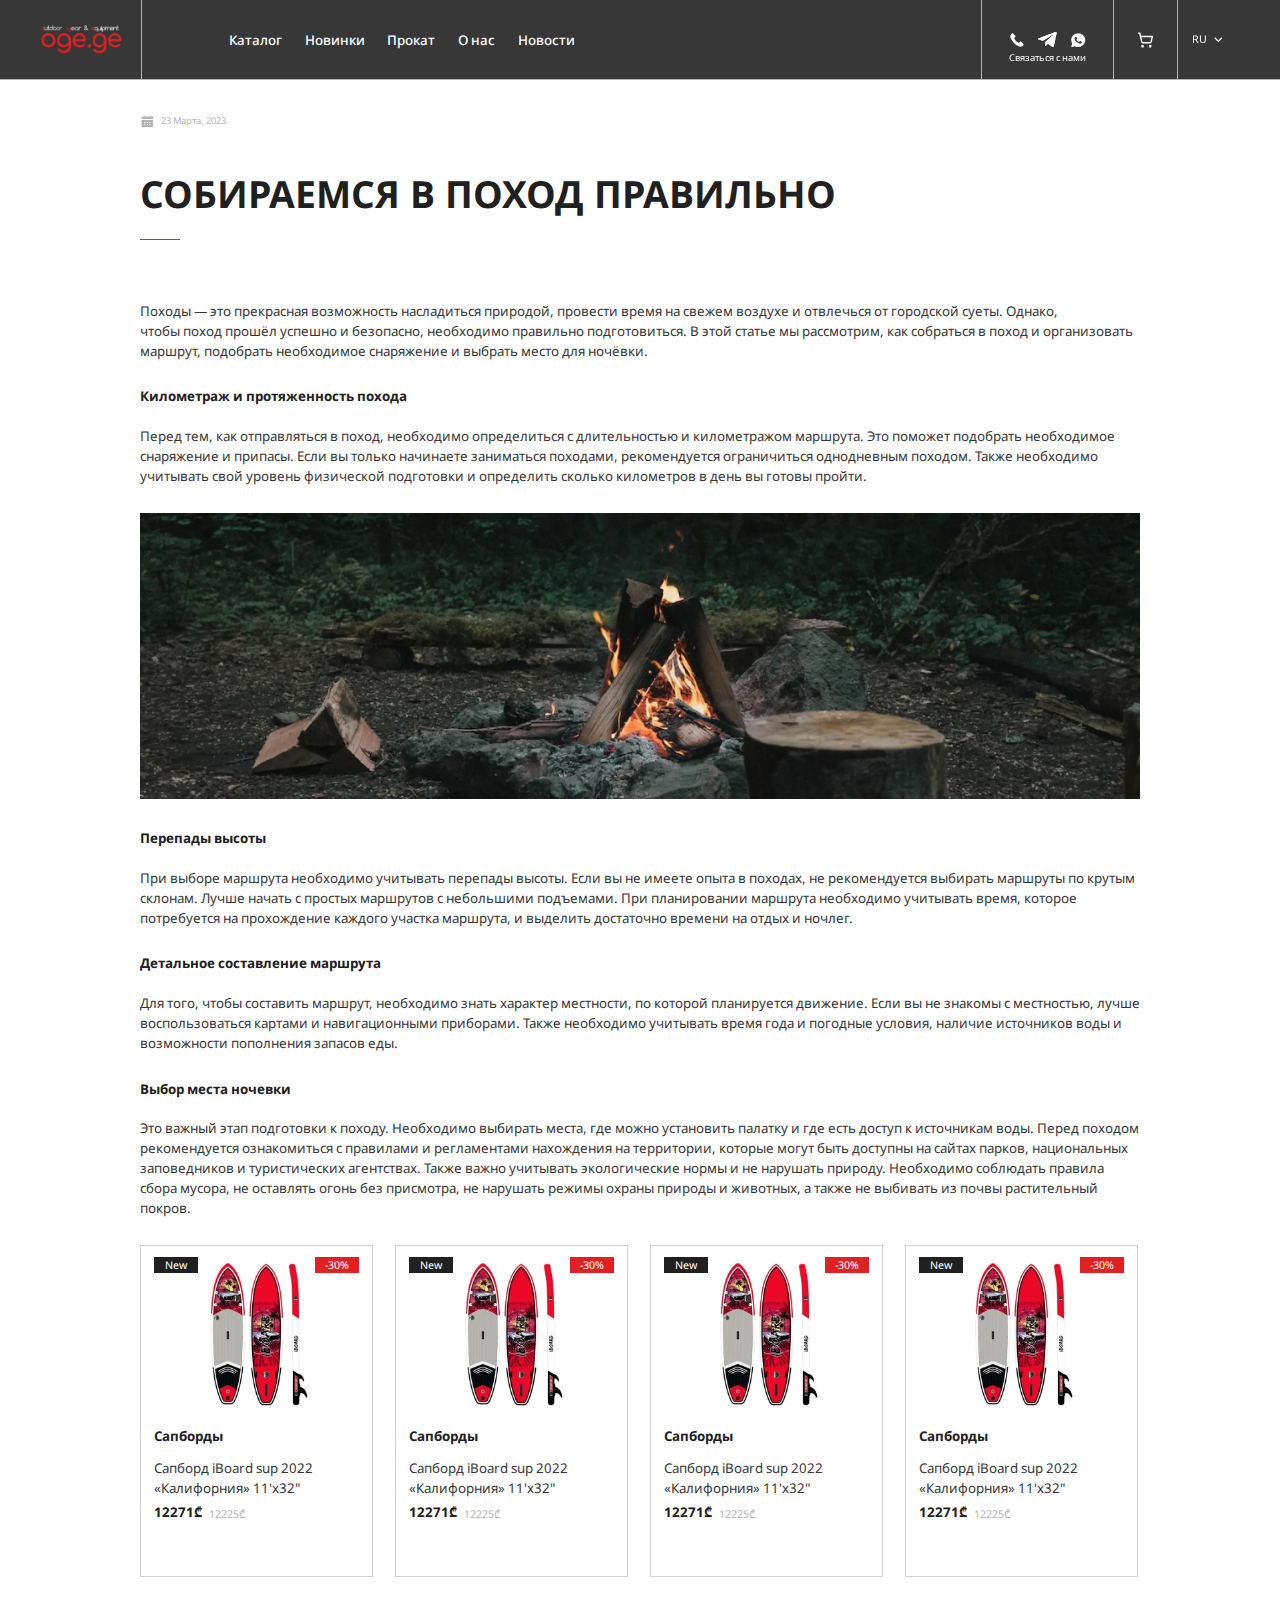
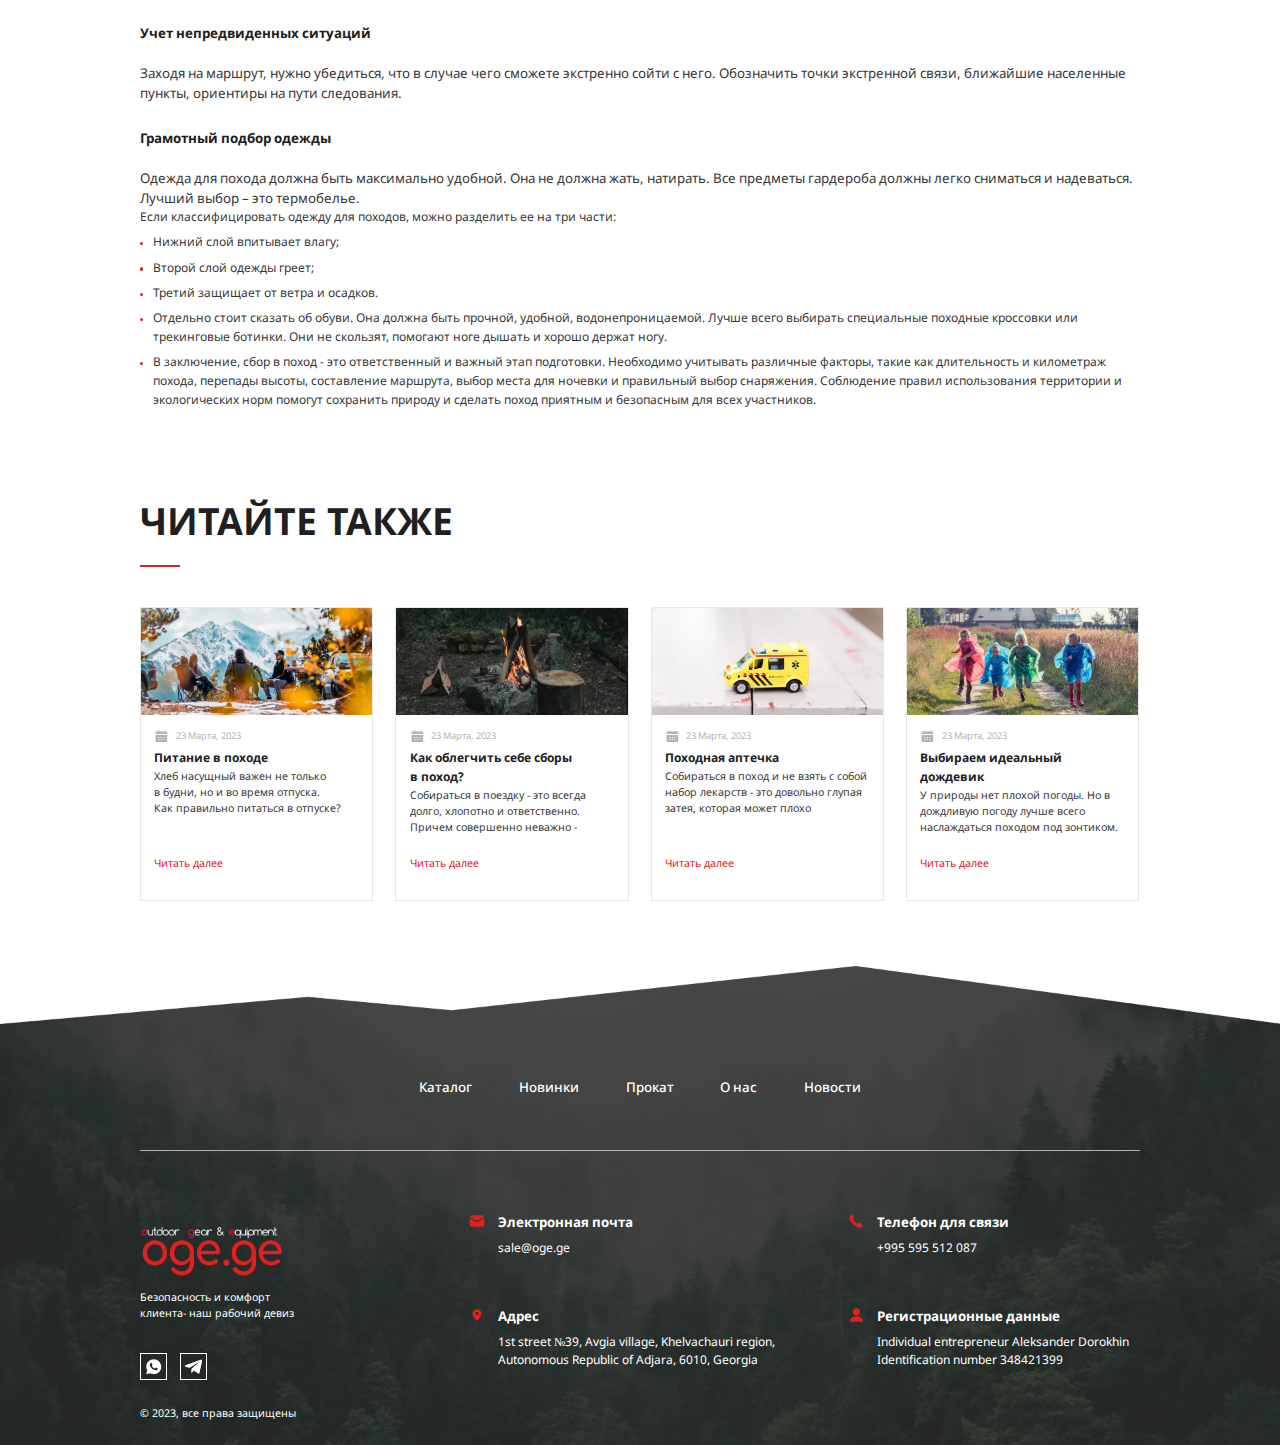
<file: news_inside.html>
<!DOCTYPE html>
<html lang="en">
   <head>
	<meta charset="UTF-8">
	<meta http-equiv="X-UA-Compatible" content="IE=edge">
	<meta name="viewport" content="width=device-width, initial-scale=1.0">
	<link rel="stylesheet" href="css/style.min.css?_v=20230507230343">
	<link
  rel="stylesheet"
  href="https://cdn.jsdelivr.net/npm/swiper@9/swiper-bundle.min.css?_v=20230507230343"
/>

<!-- <script src="https://cdn.jsdelivr.net/npm/swiper@9/swiper-bundle.min.js?_v=20230507230343"></script> -->
	<title>Новость внутри</title>
</head>

  <body>
    <header class="header" id="header">
    <div class="container">
      <div class="menu_icon icon-menu burger_btn">
        <span></span>
      </div>
        <div class="logo_header"><a href="./index.html" class="logo"><img src="./img/LOGO (1).png" alt="logo"></a></div>
  <div class="nav">
    <nav class="header_nav">
      <li class="header_li"><a href="./katalog.html" class="link">Каталог</a></li>
      <li class="header_li"><a href="./index.html#new_prod_sale" class="link">Новинки</a></li>
      <li class="header_li"><a href="./rental.html" class="link">Прокат</a></li>
      <li class="header_li"><a href="./about_us.html" class="link">О нас</a></li>
      <li class="header_li"><a href="./all_news.html" class="link">Новости</a></li>

    </nav>
    
  </div>
  <div class="last_block">
    <div class="sotial_icon top">
      <a href="#" class="phone sotial_contact"><svg width="24" height="24" viewBox="0 0 24 24" fill="none"
          xmlns="http://www.w3.org/2000/svg">
          <path fill-rule="evenodd" clip-rule="evenodd"
            d="M21.6339 19.5921C21.5011 19.7244 21.3409 19.8937 21.1711 20.0728C20.7474 20.5225 20.2181 21.0816 19.8863 21.3083C18.1406 22.5012 15.8053 21.9304 14.1534 21.2421C11.9742 20.3341 9.6017 18.6604 7.47145 16.5298C5.3392 14.399 3.66576 12.0256 2.7578 9.84757C2.07033 8.19521 1.49836 5.85925 2.69139 4.11314C2.91794 3.78111 3.47827 3.25255 3.92739 2.82798C4.10707 2.65868 4.27503 2.49871 4.40784 2.36633C4.64362 2.13171 4.9627 2 5.29532 2C5.62793 2 5.94701 2.13171 6.18279 2.36633L9.39468 5.57745C9.62916 5.81323 9.76078 6.13225 9.76078 6.46478C9.76078 6.79732 9.62916 7.11633 9.39468 7.35211L8.51972 8.22536C8.22751 8.51545 8.03678 8.89214 7.97591 9.29937C7.91504 9.7066 7.98728 10.1226 8.18188 10.4855C9.38533 12.757 11.2432 14.6147 13.5148 15.8178C13.8776 16.0124 14.2935 16.0845 14.7006 16.0235C15.1077 15.9626 15.4842 15.7717 15.774 15.4794L16.6468 14.6061C16.8826 14.3715 17.2017 14.2398 17.5343 14.2398C17.8669 14.2398 18.186 14.3715 18.4218 14.6061L21.6339 17.8178C21.8684 18.0535 22 18.3724 22 18.7049C22 19.0374 21.8684 19.3564 21.6339 19.5921Z"
            fill="white" />
        </svg></a>
      <a href="#" class="telegramm sotial_contact"><svg width="26" height="21" viewBox="0 0 26 21"
          fill="none" xmlns="http://www.w3.org/2000/svg">
          <mask id="path-1-inside-1_510_1149" fill="white">
            <path
              d="M1.21063 8.66958L24.2684 0.104824C25.3386 -0.267641 26.2733 0.356334 25.9265 1.91531L25.9285 1.91339L22.0025 19.7322C21.7115 20.9955 20.9323 21.3027 19.8422 20.7075L13.8635 16.4625L10.9798 19.1389C10.6609 19.4461 10.3919 19.7053 9.77409 19.7053L10.1986 13.8438L21.2791 4.20001C21.7613 3.79107 21.1714 3.56068 20.5357 3.9677L6.84255 12.2733L0.939596 10.4993C-0.341834 10.1076 -0.369734 9.26476 1.21063 8.66958Z" />
          </mask>
          <path
            d="M1.21063 8.66958L24.2684 0.104824C25.3386 -0.267641 26.2733 0.356334 25.9265 1.91531L25.9285 1.91339L22.0025 19.7322C21.7115 20.9955 20.9323 21.3027 19.8422 20.7075L13.8635 16.4625L10.9798 19.1389C10.6609 19.4461 10.3919 19.7053 9.77409 19.7053L10.1986 13.8438L21.2791 4.20001C21.7613 3.79107 21.1714 3.56068 20.5357 3.9677L6.84255 12.2733L0.939596 10.4993C-0.341834 10.1076 -0.369734 9.26476 1.21063 8.66958Z"
            fill="#202020" />
          <path
            d="M24.2684 0.104824L17.2562 -20.0431L17.0473 -19.9704L16.8401 -19.8935L24.2684 0.104824ZM25.9265 1.91531L5.10208 -2.71667L-10.2878 66.4732L40.7348 17.2719L25.9265 1.91531ZM25.9285 1.91339L46.7621 6.50365L61.9583 -62.4665L11.1201 -13.4432L25.9285 1.91339ZM22.0025 19.7322L42.7915 24.5203L42.8143 24.4214L42.8361 24.3224L22.0025 19.7322ZM19.8422 20.7075L7.4917 38.1022L8.51627 38.8297L9.61916 39.4318L19.8422 20.7075ZM13.8635 16.4625L26.214 -0.932192L12.0677 -10.9762L-0.648797 0.825909L13.8635 16.4625ZM10.9798 19.1389L-3.53251 3.50228L-3.67815 3.63744L-3.82125 3.7753L10.9798 19.1389ZM9.77409 19.7053L-11.5035 18.1644L-13.1601 41.0386H9.77409V19.7053ZM10.1986 13.8438L-3.80697 -2.24833L-10.4435 3.52772L-11.079 12.3029L10.1986 13.8438ZM21.2791 4.20001L7.48207 -12.0713L7.37721 -11.9823L7.27351 -11.8921L21.2791 4.20001ZM20.5357 3.9677L31.5993 22.208L31.8206 22.0737L32.0386 21.9342L20.5357 3.9677ZM6.84255 12.2733L0.702553 32.7039L9.79157 35.4354L17.9062 30.5135L6.84255 12.2733ZM0.939596 10.4993L-5.29608 30.9009L-5.24827 30.9155L-5.2004 30.9299L0.939596 10.4993ZM1.21063 8.66958L-6.21769 -11.3287L-6.26294 -11.3119L-6.30811 -11.2949L1.21063 8.66958ZM8.63895 28.6679L31.6967 20.1031L16.8401 -19.8935L-6.21769 -11.3287L8.63895 28.6679ZM31.2807 20.2528C26.9663 21.7543 18.284 22.6528 11.0261 15.838C3.73589 8.99289 4.38962 0.486402 5.10208 -2.71667L46.7509 6.54729C47.8101 1.78524 48.1699 -7.81272 40.2315 -15.2664C32.3254 -22.6899 22.6407 -21.9171 17.2562 -20.0431L31.2807 20.2528ZM40.7348 17.2719L40.7368 17.2699L11.1201 -13.4432L11.1181 -13.4412L40.7348 17.2719ZM5.09484 -2.67687L1.16884 15.1419L42.8361 24.3224L46.7621 6.50365L5.09484 -2.67687ZM1.21342 14.9441C1.74529 12.6348 4.09217 5.11507 12.691 1.36344C21.1273 -2.3173 28.1144 0.918032 30.0652 1.98314L9.61916 39.4318C12.6601 41.0921 20.5819 44.4714 29.7531 40.4701C39.0867 36.3978 41.9687 28.0929 42.7915 24.5203L1.21342 14.9441ZM32.1927 3.31275L26.214 -0.932192L1.51302 33.8573L7.4917 38.1022L32.1927 3.31275ZM-0.648797 0.825909L-3.53251 3.50228L25.4921 34.7755L28.3758 32.0992L-0.648797 0.825909ZM-3.82125 3.7753C-4.31611 4.25204 -2.54425 2.38478 0.0682737 0.922275C3.35814 -0.919406 6.78182 -1.62805 9.77409 -1.62805V41.0386C13.3842 41.0386 17.2513 40.2004 20.9098 38.1523C22.531 37.2447 23.7464 36.3008 24.5293 35.638C24.9156 35.3109 25.2241 35.0283 25.4204 34.8449C25.6026 34.6748 25.763 34.5197 25.7808 34.5025L-3.82125 3.7753ZM31.0517 21.2462L31.4762 15.3847L-11.079 12.3029L-11.5035 18.1644L31.0517 21.2462ZM24.2041 29.9359L35.2846 20.2921L7.27351 -11.8921L-3.80697 -2.24833L24.2041 29.9359ZM35.0761 20.4713C36.5143 19.2517 42.4448 14.0046 42.7757 4.69139C43.2276 -8.02939 33.6911 -14.5126 28.3211 -16.3763C23.3422 -18.1042 18.9878 -17.6117 16.5389 -17.0895C13.7021 -16.4846 11.1769 -15.3715 9.03282 -13.9988L32.0386 21.9342C30.2124 23.1034 27.9994 24.0926 25.4369 24.639C23.2623 25.1027 19.1444 25.6021 14.3322 23.932C9.1288 22.1262 -0.310874 15.7518 0.135894 3.17651C0.461598 -5.99116 6.28496 -11.0562 7.48207 -12.0713L35.0761 20.4713ZM9.4721 -14.2726L-4.22106 -5.967L17.9062 30.5135L31.5993 22.208L9.4721 -14.2726ZM12.9825 -8.15738L7.07959 -9.93139L-5.2004 30.9299L0.702553 32.7039L12.9825 -8.15738ZM7.17527 -9.90239C8.55222 -9.48153 11.5458 -8.39552 14.55 -5.67118C17.8451 -2.68302 22.0024 3.29567 21.2475 11.5936C20.5629 19.1188 16.2261 23.6399 14.0986 25.4395C11.8067 27.3781 9.68688 28.2734 8.72937 28.634L-6.30811 -11.2949C-8.05581 -10.6367 -10.7647 -9.41281 -13.4559 -7.13651C-15.9826 -4.99928 -20.5287 -0.131339 -21.2437 7.72792C-22.0289 16.3599 -17.7232 22.6599 -14.1118 25.9349C-10.7914 28.946 -7.31374 30.2842 -5.29608 30.9009L7.17527 -9.90239Z"
            fill="white" mask="url(#path-1-inside-1_510_1149)" />
        </svg></a>
      <a href="#" class="vatsap sotial_contact"><svg width="24" height="24" viewBox="0 0 24 24"
          fill="none" xmlns="http://www.w3.org/2000/svg">
          <path fill-rule="evenodd" clip-rule="evenodd"
            d="M3.21063 17.4062C2.28749 15.8195 1.802 14.0194 1.80252 12.1758H1.8026C1.805 6.40734 6.53635 1.71429 12.3497 1.71429C15.1713 1.71556 17.8194 2.80514 19.8106 4.78254C21.8021 6.76012 22.8982 9.38867 22.8971 12.184C22.8946 17.9527 18.1629 22.646 12.3502 22.646H12.3455C10.5848 22.6459 8.85203 22.2082 7.30555 21.3728L1.71423 22.8275L3.21063 17.4062ZM9.0068 7.17389C9.20128 7.1818 9.41651 7.1909 9.62103 7.64192V7.642C9.76048 7.94967 9.99489 8.52267 10.1821 8.98029C10.3208 9.31926 10.4335 9.59493 10.4627 9.65258C10.5308 9.78806 10.5764 9.94626 10.4853 10.1271C10.4716 10.1543 10.4589 10.18 10.4467 10.2046C10.3785 10.3428 10.3283 10.4444 10.2127 10.5788C10.167 10.6317 10.1196 10.6888 10.0723 10.7459C9.97843 10.8592 9.88457 10.9725 9.803 11.0532C9.66611 11.1882 9.52391 11.335 9.68317 11.6058C9.84243 11.877 10.3903 12.7636 11.2019 13.4816C12.0737 14.2529 12.8311 14.5791 13.2157 14.7447C13.2913 14.7773 13.3524 14.8036 13.3973 14.8259C13.6702 14.9614 13.8295 14.9389 13.9887 14.7578C14.148 14.5771 14.6708 13.9672 14.8529 13.6964C15.0349 13.4251 15.2169 13.4702 15.4672 13.5605C15.7174 13.6509 17.0595 14.3063 17.3326 14.4417C17.3857 14.4681 17.4354 14.4919 17.4815 14.514C17.6721 14.6052 17.8009 14.6669 17.8559 14.7578C17.9241 14.8711 17.9241 15.4132 17.6965 16.0456C17.4691 16.6781 16.3545 17.2881 15.8539 17.3332C15.8058 17.3375 15.758 17.3431 15.7088 17.3489C15.2462 17.4029 14.6625 17.4712 12.5781 16.6556C10.014 15.6523 8.32331 13.1661 7.97359 12.6519C7.94485 12.6096 7.92517 12.5807 7.9148 12.567L7.91184 12.5631C7.76489 12.3682 6.80017 11.0889 6.80017 9.76544C6.80017 8.51816 7.41797 7.86429 7.70232 7.56334C7.72178 7.54274 7.73968 7.5238 7.75571 7.50643C8.00574 7.23555 8.30154 7.16759 8.4836 7.16759C8.49546 7.16759 8.50733 7.16759 8.51919 7.16759C8.68914 7.16756 8.85793 7.16753 9.0068 7.17389Z"
            fill="white" />
        </svg></a>

        <span class="cont_us">Связаться с нами</span>

    </div>
    <div class="cart_shop">
      <a href="./cartshop.html"><svg width="24" height="24" viewBox="0 0 24 24" fill="none" xmlns="http://www.w3.org/2000/svg">
        <path d="M2.05005 2.05H4.05005L6.71005 14.47C6.80763 14.9249 7.06072 15.3315 7.42576 15.6199C7.7908 15.9082 8.24495 16.0603 8.71005 16.05H18.49C18.9452 16.0493 19.3865 15.8933 19.7411 15.6078C20.0956 15.3224 20.3422 14.9245 20.4401 14.48L22.09 7.05H5.12005M9.00005 21C9.00005 21.5523 8.55233 22 8.00005 22C7.44776 22 7.00005 21.5523 7.00005 21C7.00005 20.4477 7.44776 20 8.00005 20C8.55233 20 9.00005 20.4477 9.00005 21ZM20 21C20 21.5523 19.5523 22 19 22C18.4478 22 18 21.5523 18 21C18 20.4477 18.4478 20 19 20C19.5523 20 20 20.4477 20 21Z" stroke="white" stroke-width="2" stroke-linecap="round" stroke-linejoin="round"/>
        </svg></a>
    </div>
    <div class="langvich">
      <p class="lang">RU</p><span class="arrov"><svg width="25" height="24" viewBox="0 0 25 24" fill="none" xmlns="http://www.w3.org/2000/svg">
        <path d="M17.09 8L12.5 12.58L7.91 8L6.5 9.41L12.5 15.41L18.5 9.41L17.09 8Z" fill="white"/>
        </svg></span>
        <ul class="lang_list">
          <li class="lang_li">EN</li>
          <li class="lang_li">GE</li>
        </ul>
    </div>
  </div>
    </div>

    <div class="burger-menu">
      <div class="wrapper">
        <div class="left-part"></div>
        <div class="right-part">
    
    
          <nav class="header_nav">
            <li class="li_nav"><a href="./katalog.html">Каталог</a></li>
            <li class="li_nav"><a href="./index.html#new_prod_sale">Новинки</a></li>
            <li class="li_nav"><a href="./rental.html" class="link">Прокат</a></li>
            <li class="li_nav"><a href="./about_us.html" >О нас</a></li>
            <li class="li_nav"><a href="./all_news.html">Новости</a></li>
          </nav>
          <div class="last_block">
            <div class="sotial_icon ">
              <a href="#" class="phone sotial_contact"><svg width="24" height="24" viewBox="0 0 24 24" fill="none"
                  xmlns="http://www.w3.org/2000/svg">
                  <path fill-rule="evenodd" clip-rule="evenodd"
                    d="M21.6339 19.5921C21.5011 19.7244 21.3409 19.8937 21.1711 20.0728C20.7474 20.5225 20.2181 21.0816 19.8863 21.3083C18.1406 22.5012 15.8053 21.9304 14.1534 21.2421C11.9742 20.3341 9.6017 18.6604 7.47145 16.5298C5.3392 14.399 3.66576 12.0256 2.7578 9.84757C2.07033 8.19521 1.49836 5.85925 2.69139 4.11314C2.91794 3.78111 3.47827 3.25255 3.92739 2.82798C4.10707 2.65868 4.27503 2.49871 4.40784 2.36633C4.64362 2.13171 4.9627 2 5.29532 2C5.62793 2 5.94701 2.13171 6.18279 2.36633L9.39468 5.57745C9.62916 5.81323 9.76078 6.13225 9.76078 6.46478C9.76078 6.79732 9.62916 7.11633 9.39468 7.35211L8.51972 8.22536C8.22751 8.51545 8.03678 8.89214 7.97591 9.29937C7.91504 9.7066 7.98728 10.1226 8.18188 10.4855C9.38533 12.757 11.2432 14.6147 13.5148 15.8178C13.8776 16.0124 14.2935 16.0845 14.7006 16.0235C15.1077 15.9626 15.4842 15.7717 15.774 15.4794L16.6468 14.6061C16.8826 14.3715 17.2017 14.2398 17.5343 14.2398C17.8669 14.2398 18.186 14.3715 18.4218 14.6061L21.6339 17.8178C21.8684 18.0535 22 18.3724 22 18.7049C22 19.0374 21.8684 19.3564 21.6339 19.5921Z"
                    fill="white" />
                </svg></a>
              <a href="" class="telegramm sotial_contact"><svg width="26" height="21" viewBox="0 0 26 21" fill="none" xmlns="http://www.w3.org/2000/svg">
                <mask id="path-1-inside-1_510_1149" fill="transparent">
                <path d="M1.21063 8.66958L24.2684 0.104824C25.3386 -0.267641 26.2733 0.356334 25.9265 1.91531L25.9285 1.91339L22.0025 19.7322C21.7115 20.9955 20.9323 21.3027 19.8422 20.7075L13.8635 16.4625L10.9798 19.1389C10.6609 19.4461 10.3919 19.7053 9.77409 19.7053L10.1986 13.8438L21.2791 4.20001C21.7613 3.79107 21.1714 3.56068 20.5357 3.9677L6.84255 12.2733L0.939596 10.4993C-0.341834 10.1076 -0.369734 9.26476 1.21063 8.66958Z"/>
                </mask>
                <path d="M1.21063 8.66958L24.2684 0.104824C25.3386 -0.267641 26.2733 0.356334 25.9265 1.91531L25.9285 1.91339L22.0025 19.7322C21.7115 20.9955 20.9323 21.3027 19.8422 20.7075L13.8635 16.4625L10.9798 19.1389C10.6609 19.4461 10.3919 19.7053 9.77409 19.7053L10.1986 13.8438L21.2791 4.20001C21.7613 3.79107 21.1714 3.56068 20.5357 3.9677L6.84255 12.2733L0.939596 10.4993C-0.341834 10.1076 -0.369734 9.26476 1.21063 8.66958Z" fill="#202020"/>
                <path d="M24.2684 0.104824L17.2562 -20.0431L17.0473 -19.9704L16.8401 -19.8935L24.2684 0.104824ZM25.9265 1.91531L5.10208 -2.71667L-10.2878 66.4732L40.7348 17.2719L25.9265 1.91531ZM25.9285 1.91339L46.7621 6.50365L61.9583 -62.4665L11.1201 -13.4432L25.9285 1.91339ZM22.0025 19.7322L42.7915 24.5203L42.8143 24.4214L42.8361 24.3224L22.0025 19.7322ZM19.8422 20.7075L7.4917 38.1022L8.51627 38.8297L9.61916 39.4318L19.8422 20.7075ZM13.8635 16.4625L26.214 -0.932192L12.0677 -10.9762L-0.648797 0.825909L13.8635 16.4625ZM10.9798 19.1389L-3.53251 3.50228L-3.67815 3.63744L-3.82125 3.7753L10.9798 19.1389ZM9.77409 19.7053L-11.5035 18.1644L-13.1601 41.0386H9.77409V19.7053ZM10.1986 13.8438L-3.80697 -2.24833L-10.4435 3.52772L-11.079 12.3029L10.1986 13.8438ZM21.2791 4.20001L7.48207 -12.0713L7.37721 -11.9823L7.27351 -11.8921L21.2791 4.20001ZM20.5357 3.9677L31.5993 22.208L31.8206 22.0737L32.0386 21.9342L20.5357 3.9677ZM6.84255 12.2733L0.702553 32.7039L9.79157 35.4354L17.9062 30.5135L6.84255 12.2733ZM0.939596 10.4993L-5.29608 30.9009L-5.24827 30.9155L-5.2004 30.9299L0.939596 10.4993ZM1.21063 8.66958L-6.21769 -11.3287L-6.26294 -11.3119L-6.30811 -11.2949L1.21063 8.66958ZM8.63895 28.6679L31.6967 20.1031L16.8401 -19.8935L-6.21769 -11.3287L8.63895 28.6679ZM31.2807 20.2528C26.9663 21.7543 18.284 22.6528 11.0261 15.838C3.73589 8.99289 4.38962 0.486402 5.10208 -2.71667L46.7509 6.54729C47.8101 1.78524 48.1699 -7.81272 40.2315 -15.2664C32.3254 -22.6899 22.6407 -21.9171 17.2562 -20.0431L31.2807 20.2528ZM40.7348 17.2719L40.7368 17.2699L11.1201 -13.4432L11.1181 -13.4412L40.7348 17.2719ZM5.09484 -2.67687L1.16884 15.1419L42.8361 24.3224L46.7621 6.50365L5.09484 -2.67687ZM1.21342 14.9441C1.74529 12.6348 4.09217 5.11507 12.691 1.36344C21.1273 -2.3173 28.1144 0.918032 30.0652 1.98314L9.61916 39.4318C12.6601 41.0921 20.5819 44.4714 29.7531 40.4701C39.0867 36.3978 41.9687 28.0929 42.7915 24.5203L1.21342 14.9441ZM32.1927 3.31275L26.214 -0.932192L1.51302 33.8573L7.4917 38.1022L32.1927 3.31275ZM-0.648797 0.825909L-3.53251 3.50228L25.4921 34.7755L28.3758 32.0992L-0.648797 0.825909ZM-3.82125 3.7753C-4.31611 4.25204 -2.54425 2.38478 0.0682737 0.922275C3.35814 -0.919406 6.78182 -1.62805 9.77409 -1.62805V41.0386C13.3842 41.0386 17.2513 40.2004 20.9098 38.1523C22.531 37.2447 23.7464 36.3008 24.5293 35.638C24.9156 35.3109 25.2241 35.0283 25.4204 34.8449C25.6026 34.6748 25.763 34.5197 25.7808 34.5025L-3.82125 3.7753ZM31.0517 21.2462L31.4762 15.3847L-11.079 12.3029L-11.5035 18.1644L31.0517 21.2462ZM24.2041 29.9359L35.2846 20.2921L7.27351 -11.8921L-3.80697 -2.24833L24.2041 29.9359ZM35.0761 20.4713C36.5143 19.2517 42.4448 14.0046 42.7757 4.69139C43.2276 -8.02939 33.6911 -14.5126 28.3211 -16.3763C23.3422 -18.1042 18.9878 -17.6117 16.5389 -17.0895C13.7021 -16.4846 11.1769 -15.3715 9.03282 -13.9988L32.0386 21.9342C30.2124 23.1034 27.9994 24.0926 25.4369 24.639C23.2623 25.1027 19.1444 25.6021 14.3322 23.932C9.1288 22.1262 -0.310874 15.7518 0.135894 3.17651C0.461598 -5.99116 6.28496 -11.0562 7.48207 -12.0713L35.0761 20.4713ZM9.4721 -14.2726L-4.22106 -5.967L17.9062 30.5135L31.5993 22.208L9.4721 -14.2726ZM12.9825 -8.15738L7.07959 -9.93139L-5.2004 30.9299L0.702553 32.7039L12.9825 -8.15738ZM7.17527 -9.90239C8.55222 -9.48153 11.5458 -8.39552 14.55 -5.67118C17.8451 -2.68302 22.0024 3.29567 21.2475 11.5936C20.5629 19.1188 16.2261 23.6399 14.0986 25.4395C11.8067 27.3781 9.68688 28.2734 8.72937 28.634L-6.30811 -11.2949C-8.05581 -10.6367 -10.7647 -9.41281 -13.4559 -7.13651C-15.9826 -4.99928 -20.5287 -0.131339 -21.2437 7.72792C-22.0289 16.3599 -17.7232 22.6599 -14.1118 25.9349C-10.7914 28.946 -7.31374 30.2842 -5.29608 30.9009L7.17527 -9.90239Z" fill="white" mask="url(#path-1-inside-1_510_1149)"/>
                </svg></a>
              <a href="#" class="vatsap sotial_contact"><svg width="24" height="24" viewBox="0 0 24 24"
                  fill="none" xmlns="http://www.w3.org/2000/svg">
                  <path fill-rule="evenodd" clip-rule="evenodd"
                    d="M3.21063 17.4062C2.28749 15.8195 1.802 14.0194 1.80252 12.1758H1.8026C1.805 6.40734 6.53635 1.71429 12.3497 1.71429C15.1713 1.71556 17.8194 2.80514 19.8106 4.78254C21.8021 6.76012 22.8982 9.38867 22.8971 12.184C22.8946 17.9527 18.1629 22.646 12.3502 22.646H12.3455C10.5848 22.6459 8.85203 22.2082 7.30555 21.3728L1.71423 22.8275L3.21063 17.4062ZM9.0068 7.17389C9.20128 7.1818 9.41651 7.1909 9.62103 7.64192V7.642C9.76048 7.94967 9.99489 8.52267 10.1821 8.98029C10.3208 9.31926 10.4335 9.59493 10.4627 9.65258C10.5308 9.78806 10.5764 9.94626 10.4853 10.1271C10.4716 10.1543 10.4589 10.18 10.4467 10.2046C10.3785 10.3428 10.3283 10.4444 10.2127 10.5788C10.167 10.6317 10.1196 10.6888 10.0723 10.7459C9.97843 10.8592 9.88457 10.9725 9.803 11.0532C9.66611 11.1882 9.52391 11.335 9.68317 11.6058C9.84243 11.877 10.3903 12.7636 11.2019 13.4816C12.0737 14.2529 12.8311 14.5791 13.2157 14.7447C13.2913 14.7773 13.3524 14.8036 13.3973 14.8259C13.6702 14.9614 13.8295 14.9389 13.9887 14.7578C14.148 14.5771 14.6708 13.9672 14.8529 13.6964C15.0349 13.4251 15.2169 13.4702 15.4672 13.5605C15.7174 13.6509 17.0595 14.3063 17.3326 14.4417C17.3857 14.4681 17.4354 14.4919 17.4815 14.514C17.6721 14.6052 17.8009 14.6669 17.8559 14.7578C17.9241 14.8711 17.9241 15.4132 17.6965 16.0456C17.4691 16.6781 16.3545 17.2881 15.8539 17.3332C15.8058 17.3375 15.758 17.3431 15.7088 17.3489C15.2462 17.4029 14.6625 17.4712 12.5781 16.6556C10.014 15.6523 8.32331 13.1661 7.97359 12.6519C7.94485 12.6096 7.92517 12.5807 7.9148 12.567L7.91184 12.5631C7.76489 12.3682 6.80017 11.0889 6.80017 9.76544C6.80017 8.51816 7.41797 7.86429 7.70232 7.56334C7.72178 7.54274 7.73968 7.5238 7.75571 7.50643C8.00574 7.23555 8.30154 7.16759 8.4836 7.16759C8.49546 7.16759 8.50733 7.16759 8.51919 7.16759C8.68914 7.16756 8.85793 7.16753 9.0068 7.17389Z"
                    fill="white" />
                </svg></a>
        
                <span class="cont_us">Связаться с нами</span>
        
            </div>
          </div>
    
      
        </div>
      </div>
    </div>

</header>



    <main class="main" id="main">
      <div class="breadscrumbs_container news news2">
        <div class="container2">
            <div class="data"><svg width="22" height="24" viewBox="0 0 22 24" fill="none" xmlns="http://www.w3.org/2000/svg">
                <g clip-path="url(#clip0_503_4596)">
                <path d="M20 10.5V21H2V10.5H20ZM15.5 13.5H14V15H15.5V13.5ZM11.75 13.5H10.25V15H11.75V13.5ZM8 13.5H6.5V15H8V13.5ZM15.5 16.5H14V18H15.5V16.5ZM11.75 16.5H10.25V18H11.75V16.5ZM8 16.5H6.5V18H8V16.5Z" fill="#B2B4B3"/>
                <path d="M2 5.25H20V9H2V5.25Z" fill="#B2B4B3"/>
                <path d="M6.5 3.75H8V5.25H6.5V3.75Z" fill="#B2B4B3"/>
                <path d="M14.75 3.75H16.25V5.25H14.75V3.75Z" fill="#B2B4B3"/>
                </g>
                <defs>
                <clipPath id="clip0_503_4596">
                <rect width="18" height="18" fill="white" transform="translate(2 3)"/>
                </clipPath>
                </defs>
                </svg> <p class="data_text">23 Марта, 2023</p></div>
        </div>
      </div>

      <section class="news_inside_content">
        <div class="container2">
            <h2 class="title">
                Собираемся в поход правильно
            </h2>
            <p class="text">Походы — это прекрасная возможность насладиться природой, провести время на свежем воздухе и отвлечься от городской суеты. Однако, чтобы поход прошёл успешно и безопасно, необходимо правильно подготовиться. В этой статье мы рассмотрим, как собраться в поход и организовать маршрут, подобрать необходимое снаряжение и выбрать место для ночёвки.</p>
            <h4 class="lit_title">Километраж и протяженность похода
               </h4>
            <p class="text"> Перед тем, как отправляться в поход, необходимо определиться с длительностью и километражом маршрута. Это поможет подобрать необходимое снаряжение и припасы. Если вы только начинаете заниматься походами, рекомендуется ограничиться однодневным походом. Также необходимо учитывать свой уровень физической подготовки и определить сколько километров в день вы готовы пройти.</p>
            <picture><source srcset="./img/newsinside.webp" type="image/webp"><img class="news_ins" src="./img/newsinside.png" alt="news"></picture>
            
            <h4 class="lit_title">Перепады высоты
                </h4>
            <p class="text">При выборе маршрута необходимо учитывать перепады высоты. Если вы не имеете опыта в походах, не рекомендуется выбирать маршруты по крутым склонам. Лучше начать с простых маршрутов с небольшими подъемами. При планировании маршрута необходимо учитывать время, которое потребуется на прохождение каждого участка маршрута, и выделить достаточно времени на отдых и ночлег.</p>
            <h4 class="lit_title">Детальное составление маршрута
               </h4>
            <p class="text"> Для того, чтобы составить маршрут, необходимо знать характер местности, по которой планируется движение. Если вы не знакомы с местностью, лучше воспользоваться картами и навигационными приборами. Также необходимо учитывать время года и погодные условия, наличие источников воды и возможности пополнения запасов еды.</p>
            <h4 class="lit_title">Выбор места ночевки
                </h4>
            <p class="text">Это важный этап подготовки к походу. Необходимо выбирать места, где можно установить палатку и где есть доступ к источникам воды. Перед походом рекомендуется ознакомиться с правилами и регламентами нахождения на территории, которые могут быть доступны на сайтах парков, национальных заповедников и туристических агентствах.
                Также важно учитывать экологические нормы и не нарушать природу. Необходимо соблюдать правила сбора мусора, не оставлять огонь без присмотра, не нарушать режимы охраны природы и животных, а также не выбивать из почвы растительный покров.</p>
                <section class="new_prod_sale">
                <div class="new_prod_items">
                    <div class="new_prod_item">
                      <p class="metka new">New</p>
                      <p class="metka sale">-30%</p>
                      <div class="img">
                        <picture><source srcset="./img/tovar.webp" type="image/webp"><img src="./img/tovar.png" alt="tovar"></picture>
                      </div>
                      <h4 class="lit_title">Сапборды</h4>
                      <p class="text">Сапборд iBoard sup 2022 «Калифорния» 11'x32"</p>
                      <div class="price">
                        <p class="new_price">12271<span>₾</span></p>
                        <p class="old_price">12225<span>₾</span></p>
                      </div>
        
                    </div>
                    <div class="new_prod_item">
                      <p class="metka new">New</p>
                      <p class="metka sale">-30%</p>
                      <div class="img">
                        <picture><source srcset="./img/tovar.webp" type="image/webp"><img src="./img/tovar.png" alt="tovar"></picture>
                      </div>
                      <h4 class="lit_title">Сапборды</h4>
                      <p class="text">Сапборд iBoard sup 2022 «Калифорния» 11'x32"</p>
                      <div class="price">
                        <p class="new_price">12271<span>₾</span></p>
                        <p class="old_price">12225<span>₾</span></p>
                      </div>
        
                    </div>
                    <div class="new_prod_item">
                      <p class="metka new">New</p>
                      <p class="metka sale">-30%</p>
                      <div class="img">
                        <picture><source srcset="./img/tovar.webp" type="image/webp"><img src="./img/tovar.png" alt="tovar"></picture>
                      </div>
                      <h4 class="lit_title">Сапборды</h4>
                      <p class="text">Сапборд iBoard sup 2022 «Калифорния» 11'x32"</p>
                      <div class="price">
                        <p class="new_price">12271<span>₾</span></p>
                        <p class="old_price">12225<span>₾</span></p>
                      </div>
        
                    </div>
                    <div class="new_prod_item">
                      <p class="metka new">New</p>
                      <p class="metka sale">-30%</p>
                      <div class="img">
                        <picture><source srcset="./img/tovar.webp" type="image/webp"><img src="./img/tovar.png" alt="tovar"></picture>
                      </div>
                      <h4 class="lit_title">Сапборды</h4>
                      <p class="text">Сапборд iBoard sup 2022 «Калифорния» 11'x32"</p>
                      <div class="price">
                        <p class="new_price">12271<span>₾</span></p>
                        <p class="old_price">12225<span>₾</span></p>
                      </div>
        
                    </div>
        
                  </div>
           </section>
                <h4 class="lit_title">Учет непредвиденных ситуаций
                   </h4>
            <p class="text"> Заходя на маршрут, нужно убедиться, что в случае чего сможете экстренно сойти с него. Обозначить точки экстренной связи, ближайшие населенные пункты, ориентиры на пути следования.</p>
            <h4 class="lit_title">Грамотный подбор одежды
                </h4>
            <p class="text">
                Одежда для похода должна быть максимально удобной. Она не должна жать, натирать. Все предметы гардероба должны легко сниматься и надеваться. Лучший выбор – это термобелье.
                <ul class="red"> Если классифицировать одежду для походов, можно разделить ее на три части:
                    <li class="red_list"> Нижний слой впитывает влагу;</li>
                    <li class="red_list">Второй слой одежды греет;</li>
                    <li class="red_list">Третий защищает от ветра и осадков.</li>
                    <li class="red_list">Отдельно стоит сказать об обуви. Она должна быть прочной, удобной, водонепроницаемой. Лучше всего выбирать специальные походные кроссовки или трекинговые ботинки. Они не скользят, помогают ноге дышать и хорошо держат ногу.</li>
                    <li class="red_list">В заключение, сбор в поход - это ответственный и важный этап подготовки. Необходимо учитывать различные факторы, такие как длительность и километраж похода, перепады высоты, составление маршрута, выбор места для ночевки и правильный выбор снаряжения. Соблюдение правил использования территории и экологических норм помогут сохранить природу и сделать поход приятным и безопасным для всех участников.</li>
               
                </ul></p>
        </div>
      </section>

      <section class="news news_inside_block_news" id="news">

        <div class="container2">
          <h2 class="title">Читайте также</h2>
  
          <div class="news_scroll">
          <div class="news_container">
            <news class="item_new">
              <div class="news_img">
                <picture><source srcset="./img/new1.webp" type="image/webp"><img src="./img/new1.png" alt="new"></picture>
              </div>
              <div class="content_news">
              <div class="data"><svg width="22" height="24" viewBox="0 0 22 24" fill="none" xmlns="http://www.w3.org/2000/svg">
                <g clip-path="url(#clip0_503_4596)">
                <path d="M20 10.5V21H2V10.5H20ZM15.5 13.5H14V15H15.5V13.5ZM11.75 13.5H10.25V15H11.75V13.5ZM8 13.5H6.5V15H8V13.5ZM15.5 16.5H14V18H15.5V16.5ZM11.75 16.5H10.25V18H11.75V16.5ZM8 16.5H6.5V18H8V16.5Z" fill="#B2B4B3"/>
                <path d="M2 5.25H20V9H2V5.25Z" fill="#B2B4B3"/>
                <path d="M6.5 3.75H8V5.25H6.5V3.75Z" fill="#B2B4B3"/>
                <path d="M14.75 3.75H16.25V5.25H14.75V3.75Z" fill="#B2B4B3"/>
                </g>
                <defs>
                <clipPath id="clip0_503_4596">
                <rect width="18" height="18" fill="white" transform="translate(2 3)"/>
                </clipPath>
                </defs>
                </svg> <p class="data_text">23 Марта, 2023</p></div>
                <h4 class="lit_title">Питание в походе</h4>
                <p class="text">Хлеб насущный важен не только в будни, но и во время отпуска. Как правильно питаться в отпуске?</p>
  
                <a href="#" class="text red_text">Читать далее</a></div>
  
            </news>
            <news class="item_new">
              <div class="news_img">
                <picture><source srcset="./img/new2.webp" type="image/webp"><img src="./img/new2.png" alt="new"></picture>
              </div>
              <div class="content_news">
              <div class="data"><svg width="22" height="24" viewBox="0 0 22 24" fill="none" xmlns="http://www.w3.org/2000/svg">
                <g clip-path="url(#clip0_503_4596)">
                <path d="M20 10.5V21H2V10.5H20ZM15.5 13.5H14V15H15.5V13.5ZM11.75 13.5H10.25V15H11.75V13.5ZM8 13.5H6.5V15H8V13.5ZM15.5 16.5H14V18H15.5V16.5ZM11.75 16.5H10.25V18H11.75V16.5ZM8 16.5H6.5V18H8V16.5Z" fill="#B2B4B3"/>
                <path d="M2 5.25H20V9H2V5.25Z" fill="#B2B4B3"/>
                <path d="M6.5 3.75H8V5.25H6.5V3.75Z" fill="#B2B4B3"/>
                <path d="M14.75 3.75H16.25V5.25H14.75V3.75Z" fill="#B2B4B3"/>
                </g>
                <defs>
                <clipPath id="clip0_503_4596">
                <rect width="18" height="18" fill="white" transform="translate(2 3)"/>
                </clipPath>
                </defs>
                </svg> <p class="data_text">23 Марта, 2023</p></div>
                <h4 class="lit_title">Как облегчить себе сборы в поход?</h4>
                <p class="text">Собираться в поездку - это всегда долго, хлопотно и ответственно. Причем совершенно неважно - уезжаете вы на неделю или на два дня. Гораздо важнее - пункт назначения</p>
  
                <a href="#" class="text red_text">Читать далее</a></div>
  
            </news>
            <news class="item_new">
              <div class="news_img">
                <picture><source srcset="./img/new3.webp" type="image/webp"><img src="./img/new3.png" alt="new"></picture>
              </div>
              <div class="content_news">
              <div class="data"><svg width="22" height="24" viewBox="0 0 22 24" fill="none" xmlns="http://www.w3.org/2000/svg">
                <g clip-path="url(#clip0_503_4596)">
                <path d="M20 10.5V21H2V10.5H20ZM15.5 13.5H14V15H15.5V13.5ZM11.75 13.5H10.25V15H11.75V13.5ZM8 13.5H6.5V15H8V13.5ZM15.5 16.5H14V18H15.5V16.5ZM11.75 16.5H10.25V18H11.75V16.5ZM8 16.5H6.5V18H8V16.5Z" fill="#B2B4B3"/>
                <path d="M2 5.25H20V9H2V5.25Z" fill="#B2B4B3"/>
                <path d="M6.5 3.75H8V5.25H6.5V3.75Z" fill="#B2B4B3"/>
                <path d="M14.75 3.75H16.25V5.25H14.75V3.75Z" fill="#B2B4B3"/>
                </g>
                <defs>
                <clipPath id="clip0_503_4596">
                <rect width="18" height="18" fill="white" transform="translate(2 3)"/>
                </clipPath>
                </defs>
                </svg> <p class="data_text">23 Марта, 2023</p></div>
                <h4 class="lit_title">Походная аптечка</h4>
                <p class="text">Собираться в поход и не взять с собой набор лекарств - это довольно глупая затея, которая может плохо закончиться.</p>
  
                <a href="#" class="text red_text">Читать далее</a></div>
  
            </news>
            <news class="item_new">
              <div class="news_img">
                <picture><source srcset="./img/new4.webp" type="image/webp"><img src="./img/new4.png" alt="new"></picture>
              </div>
              <div class="content_news">
              <div class="data"><svg width="22" height="24" viewBox="0 0 22 24" fill="none" xmlns="http://www.w3.org/2000/svg">
                <g clip-path="url(#clip0_503_4596)">
                <path d="M20 10.5V21H2V10.5H20ZM15.5 13.5H14V15H15.5V13.5ZM11.75 13.5H10.25V15H11.75V13.5ZM8 13.5H6.5V15H8V13.5ZM15.5 16.5H14V18H15.5V16.5ZM11.75 16.5H10.25V18H11.75V16.5ZM8 16.5H6.5V18H8V16.5Z" fill="#B2B4B3"/>
                <path d="M2 5.25H20V9H2V5.25Z" fill="#B2B4B3"/>
                <path d="M6.5 3.75H8V5.25H6.5V3.75Z" fill="#B2B4B3"/>
                <path d="M14.75 3.75H16.25V5.25H14.75V3.75Z" fill="#B2B4B3"/>
                </g>
                <defs>
                <clipPath id="clip0_503_4596">
                <rect width="18" height="18" fill="white" transform="translate(2 3)"/>
                </clipPath>
                </defs>
                </svg> <p class="data_text">23 Марта, 2023</p></div>
                <h4 class="lit_title">Выбираем идеальный дождевик</h4>
                <p class="text">У природы нет плохой погоды. Но в дождливую погоду лучше всего наслаждаться походом под зонтиком. Поэтому так важно правильно выбрать зонт.</p>
  
                <a href="#" class="text red_text">Читать далее</a></div>
  
            </news>
          </div>
  
        </div>
        </div>
      </section>

    </main>

    <footer class="footer" id="footer">
    <div class="container2">
      <div class="footer_top">
        <nav class="footer_nav">
          <li class="li_footer"><a href="#" class="link">Каталог</a></li>
          <li class="li_footer"><a href="#" class="link"> Новинки</a></li>
          <li class="li_footer"><a href="#" class="link">Прокат</a></li>
          <li class="li_footer"><a href="#" class="link"> О нас</a></li>
          <li class="li_footer"><a href="#" class="link">Новости</a></li>
</nav>
      </div>
      <div class="footer_bottom">
        <div class="block_footer">
          <a href="./index.html" class="logo_footer">
<img src="./img/LOGO (1).png" alt="logo">
          </a>

          <p class="text_footer">Безопасность и комфорт клиента- наш рабочий девиз</p>
          <div class="sotial_footer">
            <a href="#" class="watsap"><svg width="24" height="24" viewBox="0 0 24 24" fill="none" xmlns="http://www.w3.org/2000/svg">
              <path fill-rule="evenodd" clip-rule="evenodd" d="M3.21063 17.4062C2.28749 15.8195 1.802 14.0194 1.80252 12.1758H1.8026C1.805 6.40734 6.53635 1.71429 12.3497 1.71429C15.1713 1.71556 17.8194 2.80514 19.8106 4.78254C21.8021 6.76012 22.8982 9.38867 22.8971 12.184C22.8946 17.9527 18.1629 22.646 12.3502 22.646H12.3455C10.5848 22.6459 8.85203 22.2082 7.30555 21.3728L1.71423 22.8275L3.21063 17.4062ZM9.0068 7.17389C9.20128 7.1818 9.41651 7.1909 9.62103 7.64192V7.642C9.76048 7.94967 9.99489 8.52267 10.1821 8.98029C10.3208 9.31926 10.4335 9.59493 10.4627 9.65258C10.5308 9.78806 10.5764 9.94626 10.4853 10.1271C10.4716 10.1543 10.4589 10.18 10.4467 10.2046C10.3785 10.3428 10.3283 10.4444 10.2127 10.5788C10.167 10.6317 10.1196 10.6888 10.0723 10.7459C9.97843 10.8592 9.88457 10.9725 9.803 11.0532C9.66611 11.1882 9.52391 11.335 9.68317 11.6058C9.84243 11.877 10.3903 12.7636 11.2019 13.4816C12.0737 14.2529 12.8311 14.5791 13.2157 14.7447C13.2913 14.7773 13.3524 14.8036 13.3973 14.8259C13.6702 14.9614 13.8295 14.9389 13.9887 14.7578C14.148 14.5771 14.6708 13.9672 14.8529 13.6964C15.0349 13.4251 15.2169 13.4702 15.4672 13.5605C15.7174 13.6509 17.0595 14.3063 17.3326 14.4417C17.3857 14.4681 17.4354 14.4919 17.4815 14.514C17.6721 14.6052 17.8009 14.6669 17.8559 14.7578C17.9241 14.8711 17.9241 15.4132 17.6965 16.0456C17.4691 16.6781 16.3545 17.2881 15.8539 17.3332C15.8058 17.3375 15.758 17.3431 15.7088 17.3489C15.2462 17.4029 14.6625 17.4712 12.5781 16.6556C10.014 15.6523 8.32331 13.1661 7.97359 12.6519C7.94485 12.6096 7.92517 12.5807 7.9148 12.567L7.91184 12.5631C7.76489 12.3682 6.80017 11.0889 6.80017 9.76544C6.80017 8.51816 7.41797 7.86429 7.70232 7.56334C7.72178 7.54274 7.73968 7.5238 7.75571 7.50643C8.00574 7.23555 8.30154 7.16759 8.4836 7.16759C8.49546 7.16759 8.50733 7.16759 8.51919 7.16759C8.68914 7.16756 8.85793 7.16753 9.0068 7.17389Z" fill="white"/>
              </svg></a>
            <a href="#" class="telegramm"><svg width="26" height="21" viewBox="0 0 26 21" fill="none" xmlns="http://www.w3.org/2000/svg">
              <mask id="path-1-inside-1_510_1149" fill="white">
              <path d="M1.21063 8.66958L24.2684 0.104824C25.3386 -0.267641 26.2733 0.356334 25.9265 1.91531L25.9285 1.91339L22.0025 19.7322C21.7115 20.9955 20.9323 21.3027 19.8422 20.7075L13.8635 16.4625L10.9798 19.1389C10.6609 19.4461 10.3919 19.7053 9.77409 19.7053L10.1986 13.8438L21.2791 4.20001C21.7613 3.79107 21.1714 3.56068 20.5357 3.9677L6.84255 12.2733L0.939596 10.4993C-0.341834 10.1076 -0.369734 9.26476 1.21063 8.66958Z"/>
              </mask>
              <path d="M1.21063 8.66958L24.2684 0.104824C25.3386 -0.267641 26.2733 0.356334 25.9265 1.91531L25.9285 1.91339L22.0025 19.7322C21.7115 20.9955 20.9323 21.3027 19.8422 20.7075L13.8635 16.4625L10.9798 19.1389C10.6609 19.4461 10.3919 19.7053 9.77409 19.7053L10.1986 13.8438L21.2791 4.20001C21.7613 3.79107 21.1714 3.56068 20.5357 3.9677L6.84255 12.2733L0.939596 10.4993C-0.341834 10.1076 -0.369734 9.26476 1.21063 8.66958Z" fill="#202020"/>
              <path d="M24.2684 0.104824L17.2562 -20.0431L17.0473 -19.9704L16.8401 -19.8935L24.2684 0.104824ZM25.9265 1.91531L5.10208 -2.71667L-10.2878 66.4732L40.7348 17.2719L25.9265 1.91531ZM25.9285 1.91339L46.7621 6.50365L61.9583 -62.4665L11.1201 -13.4432L25.9285 1.91339ZM22.0025 19.7322L42.7915 24.5203L42.8143 24.4214L42.8361 24.3224L22.0025 19.7322ZM19.8422 20.7075L7.4917 38.1022L8.51627 38.8297L9.61916 39.4318L19.8422 20.7075ZM13.8635 16.4625L26.214 -0.932192L12.0677 -10.9762L-0.648797 0.825909L13.8635 16.4625ZM10.9798 19.1389L-3.53251 3.50228L-3.67815 3.63744L-3.82125 3.7753L10.9798 19.1389ZM9.77409 19.7053L-11.5035 18.1644L-13.1601 41.0386H9.77409V19.7053ZM10.1986 13.8438L-3.80697 -2.24833L-10.4435 3.52772L-11.079 12.3029L10.1986 13.8438ZM21.2791 4.20001L7.48207 -12.0713L7.37721 -11.9823L7.27351 -11.8921L21.2791 4.20001ZM20.5357 3.9677L31.5993 22.208L31.8206 22.0737L32.0386 21.9342L20.5357 3.9677ZM6.84255 12.2733L0.702553 32.7039L9.79157 35.4354L17.9062 30.5135L6.84255 12.2733ZM0.939596 10.4993L-5.29608 30.9009L-5.24827 30.9155L-5.2004 30.9299L0.939596 10.4993ZM1.21063 8.66958L-6.21769 -11.3287L-6.26294 -11.3119L-6.30811 -11.2949L1.21063 8.66958ZM8.63895 28.6679L31.6967 20.1031L16.8401 -19.8935L-6.21769 -11.3287L8.63895 28.6679ZM31.2807 20.2528C26.9663 21.7543 18.284 22.6528 11.0261 15.838C3.73589 8.99289 4.38962 0.486402 5.10208 -2.71667L46.7509 6.54729C47.8101 1.78524 48.1699 -7.81272 40.2315 -15.2664C32.3254 -22.6899 22.6407 -21.9171 17.2562 -20.0431L31.2807 20.2528ZM40.7348 17.2719L40.7368 17.2699L11.1201 -13.4432L11.1181 -13.4412L40.7348 17.2719ZM5.09484 -2.67687L1.16884 15.1419L42.8361 24.3224L46.7621 6.50365L5.09484 -2.67687ZM1.21342 14.9441C1.74529 12.6348 4.09217 5.11507 12.691 1.36344C21.1273 -2.3173 28.1144 0.918032 30.0652 1.98314L9.61916 39.4318C12.6601 41.0921 20.5819 44.4714 29.7531 40.4701C39.0867 36.3978 41.9687 28.0929 42.7915 24.5203L1.21342 14.9441ZM32.1927 3.31275L26.214 -0.932192L1.51302 33.8573L7.4917 38.1022L32.1927 3.31275ZM-0.648797 0.825909L-3.53251 3.50228L25.4921 34.7755L28.3758 32.0992L-0.648797 0.825909ZM-3.82125 3.7753C-4.31611 4.25204 -2.54425 2.38478 0.0682737 0.922275C3.35814 -0.919406 6.78182 -1.62805 9.77409 -1.62805V41.0386C13.3842 41.0386 17.2513 40.2004 20.9098 38.1523C22.531 37.2447 23.7464 36.3008 24.5293 35.638C24.9156 35.3109 25.2241 35.0283 25.4204 34.8449C25.6026 34.6748 25.763 34.5197 25.7808 34.5025L-3.82125 3.7753ZM31.0517 21.2462L31.4762 15.3847L-11.079 12.3029L-11.5035 18.1644L31.0517 21.2462ZM24.2041 29.9359L35.2846 20.2921L7.27351 -11.8921L-3.80697 -2.24833L24.2041 29.9359ZM35.0761 20.4713C36.5143 19.2517 42.4448 14.0046 42.7757 4.69139C43.2276 -8.02939 33.6911 -14.5126 28.3211 -16.3763C23.3422 -18.1042 18.9878 -17.6117 16.5389 -17.0895C13.7021 -16.4846 11.1769 -15.3715 9.03282 -13.9988L32.0386 21.9342C30.2124 23.1034 27.9994 24.0926 25.4369 24.639C23.2623 25.1027 19.1444 25.6021 14.3322 23.932C9.1288 22.1262 -0.310874 15.7518 0.135894 3.17651C0.461598 -5.99116 6.28496 -11.0562 7.48207 -12.0713L35.0761 20.4713ZM9.4721 -14.2726L-4.22106 -5.967L17.9062 30.5135L31.5993 22.208L9.4721 -14.2726ZM12.9825 -8.15738L7.07959 -9.93139L-5.2004 30.9299L0.702553 32.7039L12.9825 -8.15738ZM7.17527 -9.90239C8.55222 -9.48153 11.5458 -8.39552 14.55 -5.67118C17.8451 -2.68302 22.0024 3.29567 21.2475 11.5936C20.5629 19.1188 16.2261 23.6399 14.0986 25.4395C11.8067 27.3781 9.68688 28.2734 8.72937 28.634L-6.30811 -11.2949C-8.05581 -10.6367 -10.7647 -9.41281 -13.4559 -7.13651C-15.9826 -4.99928 -20.5287 -0.131339 -21.2437 7.72792C-22.0289 16.3599 -17.7232 22.6599 -14.1118 25.9349C-10.7914 28.946 -7.31374 30.2842 -5.29608 30.9009L7.17527 -9.90239Z" fill="white" mask="url(#path-1-inside-1_510_1149)"/>
              </svg>
              </a>
          </div>
          <p class="text_footer">© 2023, все права защищены</p>
        </div>
        <div class="block_footer grid_footer">
          <div class="block_item">
            <div class="svg"><svg width="24" height="24" viewBox="0 0 24 24" fill="none" xmlns="http://www.w3.org/2000/svg">
              <path d="M23.1428 8.36585V17.0894C23.1429 17.9789 22.789 18.8346 22.1537 19.4811C21.5184 20.1276 20.65 20.5159 19.7264 20.5662L19.5214 20.5716H4.47855C3.55353 20.5716 2.66356 20.2313 1.9912 19.6205C1.31884 19.0096 0.915058 18.1746 0.862688 17.2866L0.857117 17.0894V8.36585L11.6122 13.783C11.7319 13.8433 11.8649 13.8747 12 13.8747C12.135 13.8747 12.2681 13.8433 12.3877 13.783L23.1428 8.36585ZM4.47855 3.42871H19.5214C20.4191 3.42861 21.2847 3.74906 21.9506 4.32793C22.6164 4.90679 23.035 5.7028 23.125 6.56157L12 12.1651L0.874945 6.56157C0.961328 5.7369 1.3508 4.96891 1.97335 4.39564C2.5959 3.82236 3.4107 3.48141 4.27129 3.43407L4.47855 3.42871H19.5214H4.47855Z" fill="#E12023"/>
              </svg></div>
            <div class="contacts">
              <h4 class="lit_title">Электронная почта</h4>
              <a href="mailto:sale@oge.ge" class="text">sale@oge.ge</a>
            </div>
          </div>
          <div class="block_item">
            <div class="svg"><svg width="24" height="24" viewBox="0 0 24 24" fill="none" xmlns="http://www.w3.org/2000/svg">
              <path fill-rule="evenodd" clip-rule="evenodd" d="M21.6339 19.5921C21.5011 19.7244 21.3409 19.8937 21.1711 20.0728C20.7474 20.5225 20.2181 21.0816 19.8863 21.3083C18.1406 22.5012 15.8053 21.9304 14.1534 21.2421C11.9742 20.3341 9.6017 18.6604 7.47145 16.5298C5.3392 14.399 3.66576 12.0256 2.7578 9.84757C2.07033 8.19521 1.49836 5.85925 2.69139 4.11314C2.91794 3.78111 3.47827 3.25255 3.92739 2.82798C4.10707 2.65868 4.27503 2.49871 4.40784 2.36633C4.64362 2.13171 4.9627 2 5.29532 2C5.62793 2 5.94701 2.13171 6.18279 2.36633L9.39468 5.57745C9.62916 5.81323 9.76078 6.13225 9.76078 6.46478C9.76078 6.79732 9.62916 7.11633 9.39468 7.35211L8.51972 8.22536C8.22751 8.51545 8.03678 8.89214 7.97591 9.29937C7.91504 9.7066 7.98728 10.1226 8.18188 10.4855C9.38533 12.757 11.2432 14.6147 13.5148 15.8178C13.8776 16.0124 14.2935 16.0845 14.7006 16.0235C15.1077 15.9626 15.4842 15.7717 15.774 15.4794L16.6468 14.6061C16.8826 14.3715 17.2017 14.2398 17.5343 14.2398C17.8669 14.2398 18.186 14.3715 18.4218 14.6061L21.6339 17.8178C21.8684 18.0535 22 18.3724 22 18.7049C22 19.0374 21.8684 19.3564 21.6339 19.5921Z" fill="#E12023"/>
              </svg></div>
            <div class="contacts">
              <h4 class="lit_title">Телефон для связи</h4>
              <a href="tel:+995595512087" class="text">+995 595 512 087</a>
            </div>
          </div>
       
        
          <div class="block_item">
            <div class="svg"><svg width="24" height="24" viewBox="0 0 24 24" fill="none" xmlns="http://www.w3.org/2000/svg">
              <path fill-rule="evenodd" clip-rule="evenodd" d="M5.14282 9.59204C5.14282 6.1846 8.20894 3.42871 12 3.42871C15.791 3.42871 18.8571 6.1846 18.8571 9.59204C18.8571 13.2636 14.5273 18.3264 12.7543 20.2546C12.3624 20.6772 11.6473 20.6772 11.2555 20.2546C9.47262 18.3264 5.14282 13.2636 5.14282 9.59204ZM9.96206 9.59195C9.96206 10.807 10.9482 11.7931 12.1633 11.7931C13.3783 11.7931 14.3644 10.807 14.3644 9.59195C14.3644 8.37689 13.3783 7.39076 12.1633 7.39076C10.9482 7.39076 9.96206 8.37689 9.96206 9.59195Z" fill="#E12023"/>
              </svg></div>
            <div class="contacts">
              <h4 class="lit_title">Адрес</h4>
              <a href="#" class="text">1st street №39, Avgia village, Khelvachauri region, Autonomous Republic of Adjara, 6010, Georgia</a>
            </div>
          </div>
          <div class="block_item">
            <div class="svg"><svg width="24" height="24" viewBox="0 0 24 24" fill="none" xmlns="http://www.w3.org/2000/svg">
              <path d="M12.5 14C6.25111 14 3 18.3077 3 20.7692V22H22V20.7692C22 18.3077 18.7489 14 12.5 14Z" fill="#E12023"/>
              <path d="M12.5 13C15.5376 13 18 10.5376 18 7.5C18 4.46243 15.5376 2 12.5 2C9.46243 2 7 4.46243 7 7.5C7 10.5376 9.46243 13 12.5 13Z" fill="#E12023"/>
              </svg></div>
            <div class="contacts">
              <h4 class="lit_title">Регистрационные данные</h4>
              <p class="text">Individual еntrepreneur Aleksander Dorokhin Identification number 348421399</p>
            </div>
          </div>
        </div>
      </div>
    </div>

  </footer>
    <script src="js/app.min.js?_v=20230507230343"></script>
  </body>
</html>
</file>
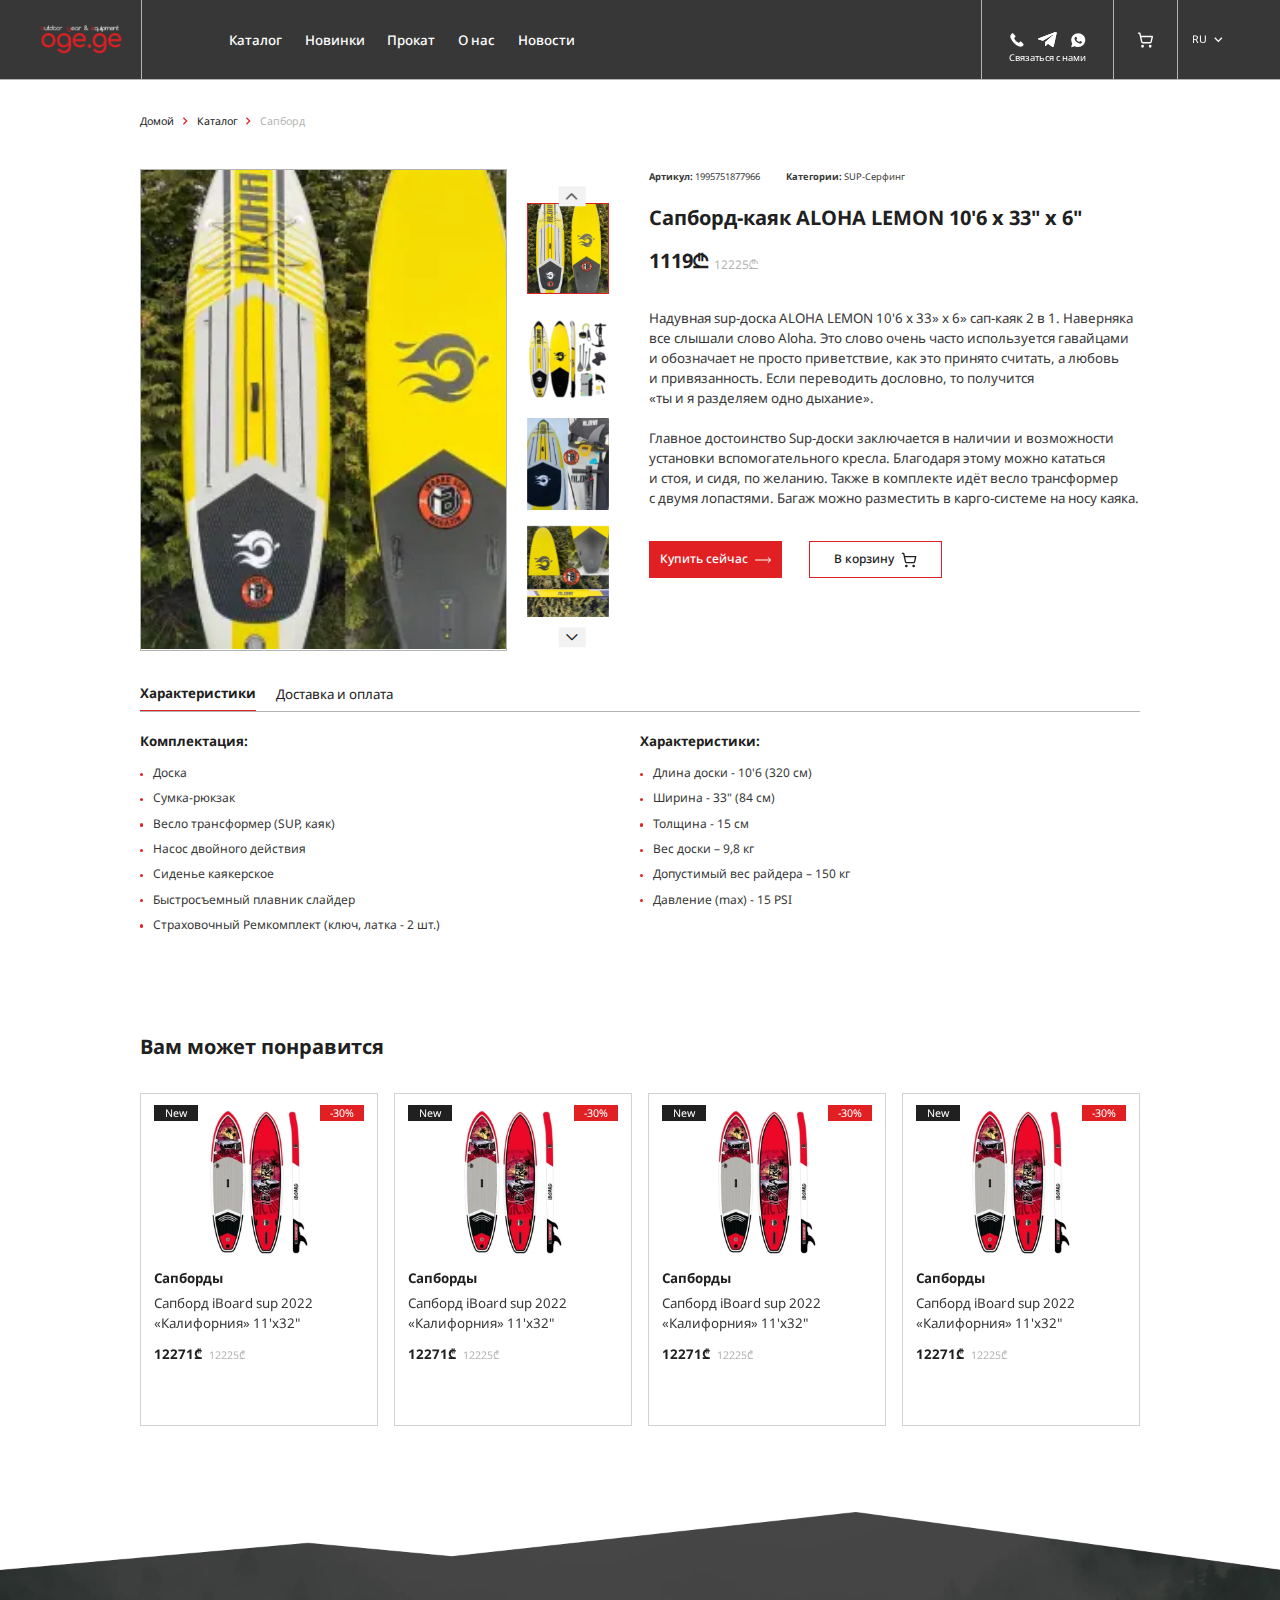
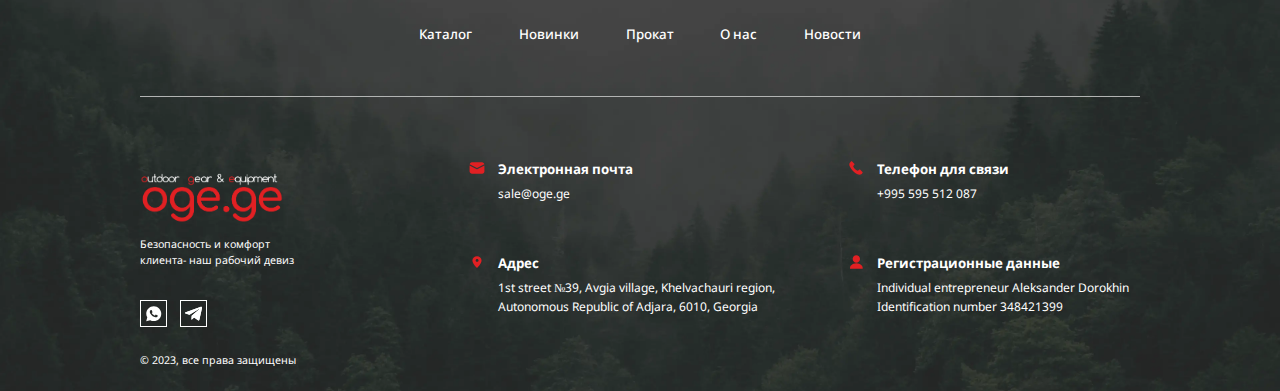
<file: product_page.html>
<!DOCTYPE html>
<html lang="en">
 <head>
	<meta charset="UTF-8">
	<meta http-equiv="X-UA-Compatible" content="IE=edge">
	<meta name="viewport" content="width=device-width, initial-scale=1.0">
	<link rel="stylesheet" href="css/style.min.css?_v=20230507230343">
	<link
  rel="stylesheet"
  href="https://cdn.jsdelivr.net/npm/swiper@9/swiper-bundle.min.css?_v=20230507230343"
/>

<!-- <script src="https://cdn.jsdelivr.net/npm/swiper@9/swiper-bundle.min.js?_v=20230507230343"></script> -->
	<title>Товар</title>
</head>

<body>
  <header class="header" id="header">
    <div class="container">
      <div class="menu_icon icon-menu burger_btn">
        <span></span>
      </div>
        <div class="logo_header"><a href="./index.html" class="logo"><img src="./img/LOGO (1).png" alt="logo"></a></div>
  <div class="nav">
    <nav class="header_nav">
      <li class="header_li"><a href="./katalog.html" class="link">Каталог</a></li>
      <li class="header_li"><a href="./index.html#new_prod_sale" class="link">Новинки</a></li>
      <li class="header_li"><a href="./rental.html" class="link">Прокат</a></li>
      <li class="header_li"><a href="./about_us.html" class="link">О нас</a></li>
      <li class="header_li"><a href="./all_news.html" class="link">Новости</a></li>

    </nav>
    
  </div>
  <div class="last_block">
    <div class="sotial_icon top">
      <a href="#" class="phone sotial_contact"><svg width="24" height="24" viewBox="0 0 24 24" fill="none"
          xmlns="http://www.w3.org/2000/svg">
          <path fill-rule="evenodd" clip-rule="evenodd"
            d="M21.6339 19.5921C21.5011 19.7244 21.3409 19.8937 21.1711 20.0728C20.7474 20.5225 20.2181 21.0816 19.8863 21.3083C18.1406 22.5012 15.8053 21.9304 14.1534 21.2421C11.9742 20.3341 9.6017 18.6604 7.47145 16.5298C5.3392 14.399 3.66576 12.0256 2.7578 9.84757C2.07033 8.19521 1.49836 5.85925 2.69139 4.11314C2.91794 3.78111 3.47827 3.25255 3.92739 2.82798C4.10707 2.65868 4.27503 2.49871 4.40784 2.36633C4.64362 2.13171 4.9627 2 5.29532 2C5.62793 2 5.94701 2.13171 6.18279 2.36633L9.39468 5.57745C9.62916 5.81323 9.76078 6.13225 9.76078 6.46478C9.76078 6.79732 9.62916 7.11633 9.39468 7.35211L8.51972 8.22536C8.22751 8.51545 8.03678 8.89214 7.97591 9.29937C7.91504 9.7066 7.98728 10.1226 8.18188 10.4855C9.38533 12.757 11.2432 14.6147 13.5148 15.8178C13.8776 16.0124 14.2935 16.0845 14.7006 16.0235C15.1077 15.9626 15.4842 15.7717 15.774 15.4794L16.6468 14.6061C16.8826 14.3715 17.2017 14.2398 17.5343 14.2398C17.8669 14.2398 18.186 14.3715 18.4218 14.6061L21.6339 17.8178C21.8684 18.0535 22 18.3724 22 18.7049C22 19.0374 21.8684 19.3564 21.6339 19.5921Z"
            fill="white" />
        </svg></a>
      <a href="#" class="telegramm sotial_contact"><svg width="26" height="21" viewBox="0 0 26 21"
          fill="none" xmlns="http://www.w3.org/2000/svg">
          <mask id="path-1-inside-1_510_1149" fill="white">
            <path
              d="M1.21063 8.66958L24.2684 0.104824C25.3386 -0.267641 26.2733 0.356334 25.9265 1.91531L25.9285 1.91339L22.0025 19.7322C21.7115 20.9955 20.9323 21.3027 19.8422 20.7075L13.8635 16.4625L10.9798 19.1389C10.6609 19.4461 10.3919 19.7053 9.77409 19.7053L10.1986 13.8438L21.2791 4.20001C21.7613 3.79107 21.1714 3.56068 20.5357 3.9677L6.84255 12.2733L0.939596 10.4993C-0.341834 10.1076 -0.369734 9.26476 1.21063 8.66958Z" />
          </mask>
          <path
            d="M1.21063 8.66958L24.2684 0.104824C25.3386 -0.267641 26.2733 0.356334 25.9265 1.91531L25.9285 1.91339L22.0025 19.7322C21.7115 20.9955 20.9323 21.3027 19.8422 20.7075L13.8635 16.4625L10.9798 19.1389C10.6609 19.4461 10.3919 19.7053 9.77409 19.7053L10.1986 13.8438L21.2791 4.20001C21.7613 3.79107 21.1714 3.56068 20.5357 3.9677L6.84255 12.2733L0.939596 10.4993C-0.341834 10.1076 -0.369734 9.26476 1.21063 8.66958Z"
            fill="#202020" />
          <path
            d="M24.2684 0.104824L17.2562 -20.0431L17.0473 -19.9704L16.8401 -19.8935L24.2684 0.104824ZM25.9265 1.91531L5.10208 -2.71667L-10.2878 66.4732L40.7348 17.2719L25.9265 1.91531ZM25.9285 1.91339L46.7621 6.50365L61.9583 -62.4665L11.1201 -13.4432L25.9285 1.91339ZM22.0025 19.7322L42.7915 24.5203L42.8143 24.4214L42.8361 24.3224L22.0025 19.7322ZM19.8422 20.7075L7.4917 38.1022L8.51627 38.8297L9.61916 39.4318L19.8422 20.7075ZM13.8635 16.4625L26.214 -0.932192L12.0677 -10.9762L-0.648797 0.825909L13.8635 16.4625ZM10.9798 19.1389L-3.53251 3.50228L-3.67815 3.63744L-3.82125 3.7753L10.9798 19.1389ZM9.77409 19.7053L-11.5035 18.1644L-13.1601 41.0386H9.77409V19.7053ZM10.1986 13.8438L-3.80697 -2.24833L-10.4435 3.52772L-11.079 12.3029L10.1986 13.8438ZM21.2791 4.20001L7.48207 -12.0713L7.37721 -11.9823L7.27351 -11.8921L21.2791 4.20001ZM20.5357 3.9677L31.5993 22.208L31.8206 22.0737L32.0386 21.9342L20.5357 3.9677ZM6.84255 12.2733L0.702553 32.7039L9.79157 35.4354L17.9062 30.5135L6.84255 12.2733ZM0.939596 10.4993L-5.29608 30.9009L-5.24827 30.9155L-5.2004 30.9299L0.939596 10.4993ZM1.21063 8.66958L-6.21769 -11.3287L-6.26294 -11.3119L-6.30811 -11.2949L1.21063 8.66958ZM8.63895 28.6679L31.6967 20.1031L16.8401 -19.8935L-6.21769 -11.3287L8.63895 28.6679ZM31.2807 20.2528C26.9663 21.7543 18.284 22.6528 11.0261 15.838C3.73589 8.99289 4.38962 0.486402 5.10208 -2.71667L46.7509 6.54729C47.8101 1.78524 48.1699 -7.81272 40.2315 -15.2664C32.3254 -22.6899 22.6407 -21.9171 17.2562 -20.0431L31.2807 20.2528ZM40.7348 17.2719L40.7368 17.2699L11.1201 -13.4432L11.1181 -13.4412L40.7348 17.2719ZM5.09484 -2.67687L1.16884 15.1419L42.8361 24.3224L46.7621 6.50365L5.09484 -2.67687ZM1.21342 14.9441C1.74529 12.6348 4.09217 5.11507 12.691 1.36344C21.1273 -2.3173 28.1144 0.918032 30.0652 1.98314L9.61916 39.4318C12.6601 41.0921 20.5819 44.4714 29.7531 40.4701C39.0867 36.3978 41.9687 28.0929 42.7915 24.5203L1.21342 14.9441ZM32.1927 3.31275L26.214 -0.932192L1.51302 33.8573L7.4917 38.1022L32.1927 3.31275ZM-0.648797 0.825909L-3.53251 3.50228L25.4921 34.7755L28.3758 32.0992L-0.648797 0.825909ZM-3.82125 3.7753C-4.31611 4.25204 -2.54425 2.38478 0.0682737 0.922275C3.35814 -0.919406 6.78182 -1.62805 9.77409 -1.62805V41.0386C13.3842 41.0386 17.2513 40.2004 20.9098 38.1523C22.531 37.2447 23.7464 36.3008 24.5293 35.638C24.9156 35.3109 25.2241 35.0283 25.4204 34.8449C25.6026 34.6748 25.763 34.5197 25.7808 34.5025L-3.82125 3.7753ZM31.0517 21.2462L31.4762 15.3847L-11.079 12.3029L-11.5035 18.1644L31.0517 21.2462ZM24.2041 29.9359L35.2846 20.2921L7.27351 -11.8921L-3.80697 -2.24833L24.2041 29.9359ZM35.0761 20.4713C36.5143 19.2517 42.4448 14.0046 42.7757 4.69139C43.2276 -8.02939 33.6911 -14.5126 28.3211 -16.3763C23.3422 -18.1042 18.9878 -17.6117 16.5389 -17.0895C13.7021 -16.4846 11.1769 -15.3715 9.03282 -13.9988L32.0386 21.9342C30.2124 23.1034 27.9994 24.0926 25.4369 24.639C23.2623 25.1027 19.1444 25.6021 14.3322 23.932C9.1288 22.1262 -0.310874 15.7518 0.135894 3.17651C0.461598 -5.99116 6.28496 -11.0562 7.48207 -12.0713L35.0761 20.4713ZM9.4721 -14.2726L-4.22106 -5.967L17.9062 30.5135L31.5993 22.208L9.4721 -14.2726ZM12.9825 -8.15738L7.07959 -9.93139L-5.2004 30.9299L0.702553 32.7039L12.9825 -8.15738ZM7.17527 -9.90239C8.55222 -9.48153 11.5458 -8.39552 14.55 -5.67118C17.8451 -2.68302 22.0024 3.29567 21.2475 11.5936C20.5629 19.1188 16.2261 23.6399 14.0986 25.4395C11.8067 27.3781 9.68688 28.2734 8.72937 28.634L-6.30811 -11.2949C-8.05581 -10.6367 -10.7647 -9.41281 -13.4559 -7.13651C-15.9826 -4.99928 -20.5287 -0.131339 -21.2437 7.72792C-22.0289 16.3599 -17.7232 22.6599 -14.1118 25.9349C-10.7914 28.946 -7.31374 30.2842 -5.29608 30.9009L7.17527 -9.90239Z"
            fill="white" mask="url(#path-1-inside-1_510_1149)" />
        </svg></a>
      <a href="#" class="vatsap sotial_contact"><svg width="24" height="24" viewBox="0 0 24 24"
          fill="none" xmlns="http://www.w3.org/2000/svg">
          <path fill-rule="evenodd" clip-rule="evenodd"
            d="M3.21063 17.4062C2.28749 15.8195 1.802 14.0194 1.80252 12.1758H1.8026C1.805 6.40734 6.53635 1.71429 12.3497 1.71429C15.1713 1.71556 17.8194 2.80514 19.8106 4.78254C21.8021 6.76012 22.8982 9.38867 22.8971 12.184C22.8946 17.9527 18.1629 22.646 12.3502 22.646H12.3455C10.5848 22.6459 8.85203 22.2082 7.30555 21.3728L1.71423 22.8275L3.21063 17.4062ZM9.0068 7.17389C9.20128 7.1818 9.41651 7.1909 9.62103 7.64192V7.642C9.76048 7.94967 9.99489 8.52267 10.1821 8.98029C10.3208 9.31926 10.4335 9.59493 10.4627 9.65258C10.5308 9.78806 10.5764 9.94626 10.4853 10.1271C10.4716 10.1543 10.4589 10.18 10.4467 10.2046C10.3785 10.3428 10.3283 10.4444 10.2127 10.5788C10.167 10.6317 10.1196 10.6888 10.0723 10.7459C9.97843 10.8592 9.88457 10.9725 9.803 11.0532C9.66611 11.1882 9.52391 11.335 9.68317 11.6058C9.84243 11.877 10.3903 12.7636 11.2019 13.4816C12.0737 14.2529 12.8311 14.5791 13.2157 14.7447C13.2913 14.7773 13.3524 14.8036 13.3973 14.8259C13.6702 14.9614 13.8295 14.9389 13.9887 14.7578C14.148 14.5771 14.6708 13.9672 14.8529 13.6964C15.0349 13.4251 15.2169 13.4702 15.4672 13.5605C15.7174 13.6509 17.0595 14.3063 17.3326 14.4417C17.3857 14.4681 17.4354 14.4919 17.4815 14.514C17.6721 14.6052 17.8009 14.6669 17.8559 14.7578C17.9241 14.8711 17.9241 15.4132 17.6965 16.0456C17.4691 16.6781 16.3545 17.2881 15.8539 17.3332C15.8058 17.3375 15.758 17.3431 15.7088 17.3489C15.2462 17.4029 14.6625 17.4712 12.5781 16.6556C10.014 15.6523 8.32331 13.1661 7.97359 12.6519C7.94485 12.6096 7.92517 12.5807 7.9148 12.567L7.91184 12.5631C7.76489 12.3682 6.80017 11.0889 6.80017 9.76544C6.80017 8.51816 7.41797 7.86429 7.70232 7.56334C7.72178 7.54274 7.73968 7.5238 7.75571 7.50643C8.00574 7.23555 8.30154 7.16759 8.4836 7.16759C8.49546 7.16759 8.50733 7.16759 8.51919 7.16759C8.68914 7.16756 8.85793 7.16753 9.0068 7.17389Z"
            fill="white" />
        </svg></a>

        <span class="cont_us">Связаться с нами</span>

    </div>
    <div class="cart_shop">
      <a href="./cartshop.html"><svg width="24" height="24" viewBox="0 0 24 24" fill="none" xmlns="http://www.w3.org/2000/svg">
        <path d="M2.05005 2.05H4.05005L6.71005 14.47C6.80763 14.9249 7.06072 15.3315 7.42576 15.6199C7.7908 15.9082 8.24495 16.0603 8.71005 16.05H18.49C18.9452 16.0493 19.3865 15.8933 19.7411 15.6078C20.0956 15.3224 20.3422 14.9245 20.4401 14.48L22.09 7.05H5.12005M9.00005 21C9.00005 21.5523 8.55233 22 8.00005 22C7.44776 22 7.00005 21.5523 7.00005 21C7.00005 20.4477 7.44776 20 8.00005 20C8.55233 20 9.00005 20.4477 9.00005 21ZM20 21C20 21.5523 19.5523 22 19 22C18.4478 22 18 21.5523 18 21C18 20.4477 18.4478 20 19 20C19.5523 20 20 20.4477 20 21Z" stroke="white" stroke-width="2" stroke-linecap="round" stroke-linejoin="round"/>
        </svg></a>
    </div>
    <div class="langvich">
      <p class="lang">RU</p><span class="arrov"><svg width="25" height="24" viewBox="0 0 25 24" fill="none" xmlns="http://www.w3.org/2000/svg">
        <path d="M17.09 8L12.5 12.58L7.91 8L6.5 9.41L12.5 15.41L18.5 9.41L17.09 8Z" fill="white"/>
        </svg></span>
        <ul class="lang_list">
          <li class="lang_li">EN</li>
          <li class="lang_li">GE</li>
        </ul>
    </div>
  </div>
    </div>

    <div class="burger-menu">
      <div class="wrapper">
        <div class="left-part"></div>
        <div class="right-part">
    
    
          <nav class="header_nav">
            <li class="li_nav"><a href="./katalog.html">Каталог</a></li>
            <li class="li_nav"><a href="./index.html#new_prod_sale">Новинки</a></li>
            <li class="li_nav"><a href="./rental.html" class="link">Прокат</a></li>
            <li class="li_nav"><a href="./about_us.html" >О нас</a></li>
            <li class="li_nav"><a href="./all_news.html">Новости</a></li>
          </nav>
          <div class="last_block">
            <div class="sotial_icon ">
              <a href="#" class="phone sotial_contact"><svg width="24" height="24" viewBox="0 0 24 24" fill="none"
                  xmlns="http://www.w3.org/2000/svg">
                  <path fill-rule="evenodd" clip-rule="evenodd"
                    d="M21.6339 19.5921C21.5011 19.7244 21.3409 19.8937 21.1711 20.0728C20.7474 20.5225 20.2181 21.0816 19.8863 21.3083C18.1406 22.5012 15.8053 21.9304 14.1534 21.2421C11.9742 20.3341 9.6017 18.6604 7.47145 16.5298C5.3392 14.399 3.66576 12.0256 2.7578 9.84757C2.07033 8.19521 1.49836 5.85925 2.69139 4.11314C2.91794 3.78111 3.47827 3.25255 3.92739 2.82798C4.10707 2.65868 4.27503 2.49871 4.40784 2.36633C4.64362 2.13171 4.9627 2 5.29532 2C5.62793 2 5.94701 2.13171 6.18279 2.36633L9.39468 5.57745C9.62916 5.81323 9.76078 6.13225 9.76078 6.46478C9.76078 6.79732 9.62916 7.11633 9.39468 7.35211L8.51972 8.22536C8.22751 8.51545 8.03678 8.89214 7.97591 9.29937C7.91504 9.7066 7.98728 10.1226 8.18188 10.4855C9.38533 12.757 11.2432 14.6147 13.5148 15.8178C13.8776 16.0124 14.2935 16.0845 14.7006 16.0235C15.1077 15.9626 15.4842 15.7717 15.774 15.4794L16.6468 14.6061C16.8826 14.3715 17.2017 14.2398 17.5343 14.2398C17.8669 14.2398 18.186 14.3715 18.4218 14.6061L21.6339 17.8178C21.8684 18.0535 22 18.3724 22 18.7049C22 19.0374 21.8684 19.3564 21.6339 19.5921Z"
                    fill="white" />
                </svg></a>
              <a href="" class="telegramm sotial_contact"><svg width="26" height="21" viewBox="0 0 26 21" fill="none" xmlns="http://www.w3.org/2000/svg">
                <mask id="path-1-inside-1_510_1149" fill="transparent">
                <path d="M1.21063 8.66958L24.2684 0.104824C25.3386 -0.267641 26.2733 0.356334 25.9265 1.91531L25.9285 1.91339L22.0025 19.7322C21.7115 20.9955 20.9323 21.3027 19.8422 20.7075L13.8635 16.4625L10.9798 19.1389C10.6609 19.4461 10.3919 19.7053 9.77409 19.7053L10.1986 13.8438L21.2791 4.20001C21.7613 3.79107 21.1714 3.56068 20.5357 3.9677L6.84255 12.2733L0.939596 10.4993C-0.341834 10.1076 -0.369734 9.26476 1.21063 8.66958Z"/>
                </mask>
                <path d="M1.21063 8.66958L24.2684 0.104824C25.3386 -0.267641 26.2733 0.356334 25.9265 1.91531L25.9285 1.91339L22.0025 19.7322C21.7115 20.9955 20.9323 21.3027 19.8422 20.7075L13.8635 16.4625L10.9798 19.1389C10.6609 19.4461 10.3919 19.7053 9.77409 19.7053L10.1986 13.8438L21.2791 4.20001C21.7613 3.79107 21.1714 3.56068 20.5357 3.9677L6.84255 12.2733L0.939596 10.4993C-0.341834 10.1076 -0.369734 9.26476 1.21063 8.66958Z" fill="#202020"/>
                <path d="M24.2684 0.104824L17.2562 -20.0431L17.0473 -19.9704L16.8401 -19.8935L24.2684 0.104824ZM25.9265 1.91531L5.10208 -2.71667L-10.2878 66.4732L40.7348 17.2719L25.9265 1.91531ZM25.9285 1.91339L46.7621 6.50365L61.9583 -62.4665L11.1201 -13.4432L25.9285 1.91339ZM22.0025 19.7322L42.7915 24.5203L42.8143 24.4214L42.8361 24.3224L22.0025 19.7322ZM19.8422 20.7075L7.4917 38.1022L8.51627 38.8297L9.61916 39.4318L19.8422 20.7075ZM13.8635 16.4625L26.214 -0.932192L12.0677 -10.9762L-0.648797 0.825909L13.8635 16.4625ZM10.9798 19.1389L-3.53251 3.50228L-3.67815 3.63744L-3.82125 3.7753L10.9798 19.1389ZM9.77409 19.7053L-11.5035 18.1644L-13.1601 41.0386H9.77409V19.7053ZM10.1986 13.8438L-3.80697 -2.24833L-10.4435 3.52772L-11.079 12.3029L10.1986 13.8438ZM21.2791 4.20001L7.48207 -12.0713L7.37721 -11.9823L7.27351 -11.8921L21.2791 4.20001ZM20.5357 3.9677L31.5993 22.208L31.8206 22.0737L32.0386 21.9342L20.5357 3.9677ZM6.84255 12.2733L0.702553 32.7039L9.79157 35.4354L17.9062 30.5135L6.84255 12.2733ZM0.939596 10.4993L-5.29608 30.9009L-5.24827 30.9155L-5.2004 30.9299L0.939596 10.4993ZM1.21063 8.66958L-6.21769 -11.3287L-6.26294 -11.3119L-6.30811 -11.2949L1.21063 8.66958ZM8.63895 28.6679L31.6967 20.1031L16.8401 -19.8935L-6.21769 -11.3287L8.63895 28.6679ZM31.2807 20.2528C26.9663 21.7543 18.284 22.6528 11.0261 15.838C3.73589 8.99289 4.38962 0.486402 5.10208 -2.71667L46.7509 6.54729C47.8101 1.78524 48.1699 -7.81272 40.2315 -15.2664C32.3254 -22.6899 22.6407 -21.9171 17.2562 -20.0431L31.2807 20.2528ZM40.7348 17.2719L40.7368 17.2699L11.1201 -13.4432L11.1181 -13.4412L40.7348 17.2719ZM5.09484 -2.67687L1.16884 15.1419L42.8361 24.3224L46.7621 6.50365L5.09484 -2.67687ZM1.21342 14.9441C1.74529 12.6348 4.09217 5.11507 12.691 1.36344C21.1273 -2.3173 28.1144 0.918032 30.0652 1.98314L9.61916 39.4318C12.6601 41.0921 20.5819 44.4714 29.7531 40.4701C39.0867 36.3978 41.9687 28.0929 42.7915 24.5203L1.21342 14.9441ZM32.1927 3.31275L26.214 -0.932192L1.51302 33.8573L7.4917 38.1022L32.1927 3.31275ZM-0.648797 0.825909L-3.53251 3.50228L25.4921 34.7755L28.3758 32.0992L-0.648797 0.825909ZM-3.82125 3.7753C-4.31611 4.25204 -2.54425 2.38478 0.0682737 0.922275C3.35814 -0.919406 6.78182 -1.62805 9.77409 -1.62805V41.0386C13.3842 41.0386 17.2513 40.2004 20.9098 38.1523C22.531 37.2447 23.7464 36.3008 24.5293 35.638C24.9156 35.3109 25.2241 35.0283 25.4204 34.8449C25.6026 34.6748 25.763 34.5197 25.7808 34.5025L-3.82125 3.7753ZM31.0517 21.2462L31.4762 15.3847L-11.079 12.3029L-11.5035 18.1644L31.0517 21.2462ZM24.2041 29.9359L35.2846 20.2921L7.27351 -11.8921L-3.80697 -2.24833L24.2041 29.9359ZM35.0761 20.4713C36.5143 19.2517 42.4448 14.0046 42.7757 4.69139C43.2276 -8.02939 33.6911 -14.5126 28.3211 -16.3763C23.3422 -18.1042 18.9878 -17.6117 16.5389 -17.0895C13.7021 -16.4846 11.1769 -15.3715 9.03282 -13.9988L32.0386 21.9342C30.2124 23.1034 27.9994 24.0926 25.4369 24.639C23.2623 25.1027 19.1444 25.6021 14.3322 23.932C9.1288 22.1262 -0.310874 15.7518 0.135894 3.17651C0.461598 -5.99116 6.28496 -11.0562 7.48207 -12.0713L35.0761 20.4713ZM9.4721 -14.2726L-4.22106 -5.967L17.9062 30.5135L31.5993 22.208L9.4721 -14.2726ZM12.9825 -8.15738L7.07959 -9.93139L-5.2004 30.9299L0.702553 32.7039L12.9825 -8.15738ZM7.17527 -9.90239C8.55222 -9.48153 11.5458 -8.39552 14.55 -5.67118C17.8451 -2.68302 22.0024 3.29567 21.2475 11.5936C20.5629 19.1188 16.2261 23.6399 14.0986 25.4395C11.8067 27.3781 9.68688 28.2734 8.72937 28.634L-6.30811 -11.2949C-8.05581 -10.6367 -10.7647 -9.41281 -13.4559 -7.13651C-15.9826 -4.99928 -20.5287 -0.131339 -21.2437 7.72792C-22.0289 16.3599 -17.7232 22.6599 -14.1118 25.9349C-10.7914 28.946 -7.31374 30.2842 -5.29608 30.9009L7.17527 -9.90239Z" fill="white" mask="url(#path-1-inside-1_510_1149)"/>
                </svg></a>
              <a href="#" class="vatsap sotial_contact"><svg width="24" height="24" viewBox="0 0 24 24"
                  fill="none" xmlns="http://www.w3.org/2000/svg">
                  <path fill-rule="evenodd" clip-rule="evenodd"
                    d="M3.21063 17.4062C2.28749 15.8195 1.802 14.0194 1.80252 12.1758H1.8026C1.805 6.40734 6.53635 1.71429 12.3497 1.71429C15.1713 1.71556 17.8194 2.80514 19.8106 4.78254C21.8021 6.76012 22.8982 9.38867 22.8971 12.184C22.8946 17.9527 18.1629 22.646 12.3502 22.646H12.3455C10.5848 22.6459 8.85203 22.2082 7.30555 21.3728L1.71423 22.8275L3.21063 17.4062ZM9.0068 7.17389C9.20128 7.1818 9.41651 7.1909 9.62103 7.64192V7.642C9.76048 7.94967 9.99489 8.52267 10.1821 8.98029C10.3208 9.31926 10.4335 9.59493 10.4627 9.65258C10.5308 9.78806 10.5764 9.94626 10.4853 10.1271C10.4716 10.1543 10.4589 10.18 10.4467 10.2046C10.3785 10.3428 10.3283 10.4444 10.2127 10.5788C10.167 10.6317 10.1196 10.6888 10.0723 10.7459C9.97843 10.8592 9.88457 10.9725 9.803 11.0532C9.66611 11.1882 9.52391 11.335 9.68317 11.6058C9.84243 11.877 10.3903 12.7636 11.2019 13.4816C12.0737 14.2529 12.8311 14.5791 13.2157 14.7447C13.2913 14.7773 13.3524 14.8036 13.3973 14.8259C13.6702 14.9614 13.8295 14.9389 13.9887 14.7578C14.148 14.5771 14.6708 13.9672 14.8529 13.6964C15.0349 13.4251 15.2169 13.4702 15.4672 13.5605C15.7174 13.6509 17.0595 14.3063 17.3326 14.4417C17.3857 14.4681 17.4354 14.4919 17.4815 14.514C17.6721 14.6052 17.8009 14.6669 17.8559 14.7578C17.9241 14.8711 17.9241 15.4132 17.6965 16.0456C17.4691 16.6781 16.3545 17.2881 15.8539 17.3332C15.8058 17.3375 15.758 17.3431 15.7088 17.3489C15.2462 17.4029 14.6625 17.4712 12.5781 16.6556C10.014 15.6523 8.32331 13.1661 7.97359 12.6519C7.94485 12.6096 7.92517 12.5807 7.9148 12.567L7.91184 12.5631C7.76489 12.3682 6.80017 11.0889 6.80017 9.76544C6.80017 8.51816 7.41797 7.86429 7.70232 7.56334C7.72178 7.54274 7.73968 7.5238 7.75571 7.50643C8.00574 7.23555 8.30154 7.16759 8.4836 7.16759C8.49546 7.16759 8.50733 7.16759 8.51919 7.16759C8.68914 7.16756 8.85793 7.16753 9.0068 7.17389Z"
                    fill="white" />
                </svg></a>
        
                <span class="cont_us">Связаться с нами</span>
        
            </div>
          </div>
    
      
        </div>
      </div>
    </div>

</header>



  <main class="main" id="main">
    <div class="breadscrumbs_container news news2">
      <div class="container2">
        <div class="breadscrumbs">
          <a href="#" class="home_link">Домой</a><span class="arr">
            <svg width="8" height="12" viewBox="0 0 8 12" fill="none" xmlns="http://www.w3.org/2000/svg">
              <path d="M8.02541e-07 1.41L4.58 6L0 10.59L1.41 12L7.41 6L1.41 0L8.02541e-07 1.41Z" fill="#E12023" />
            </svg></span>
          <a href="#" class="home_link">Каталог</a><span class="arr">
            <svg width="8" height="12" viewBox="0 0 8 12" fill="none" xmlns="http://www.w3.org/2000/svg">
              <path d="M8.02541e-07 1.41L4.58 6L0 10.59L1.41 12L7.41 6L1.41 0L8.02541e-07 1.41Z" fill="#E12023" />
            </svg></span><span class="title_name">Сапборд</span>
        </div>
      </div>
    </div>

    <section class="prod_description">
      <div class="container2">
        <div class="left">
          <div class="swiper mySwiperProd2">
            <div class="swiper-wrapper">
              <div class="swiper-slide">
                <picture><source srcset="./img/slide1.webp" type="image/webp"><img src="./img/slide1.png" /></picture>
              </div>
              <div class="swiper-slide">
                <picture><source srcset="./img/slide2.webp" type="image/webp"><img src="./img/slide2.png" /></picture>
              </div>
              <div class="swiper-slide">
                <picture><source srcset="./img/slide3.webp" type="image/webp"><img src="./img/slide3.png" /></picture>
              </div>
              <div class="swiper-slide">
                <picture><source srcset="./img/slide4.webp" type="image/webp"><img src="./img/slide4.png" /></picture>
              </div>
              <div class="swiper-slide">
                <picture><source srcset="./img/slide1.webp" type="image/webp"><img src="./img/slide1.png" /></picture>
              </div>
              <div class="swiper-slide">
                <picture><source srcset="./img/slide2.webp" type="image/webp"><img src="./img/slide2.png" /></picture>
              </div>
              <div class="swiper-slide">
                <picture><source srcset="./img/slide3.webp" type="image/webp"><img src="./img/slide3.png" /></picture>
              </div>
              <div class="swiper-slide">
                <picture><source srcset="./img/slide4.webp" type="image/webp"><img src="./img/slide4.png" /></picture>
              </div>
            </div>
          </div>
          <div thumbsSlider="" class="swiper mySwiperProd">
            <div class="swiper-wrapper">
              <div class="swiper-slide">
                <picture><source srcset="./img/slide1.webp" type="image/webp"><img src="./img/slide1.png" /></picture>
              </div>
              <div class="swiper-slide">
                <picture><source srcset="./img/slide2.webp" type="image/webp"><img src="./img/slide2.png" /></picture>
              </div>
              <div class="swiper-slide">
                <picture><source srcset="./img/slide3.webp" type="image/webp"><img src="./img/slide3.png" /></picture>
              </div>
              <div class="swiper-slide">
                <picture><source srcset="./img/slide4.webp" type="image/webp"><img src="./img/slide4.png" /></picture>
              </div>
              <div class="swiper-slide">
                <picture><source srcset="./img/slide1.webp" type="image/webp"><img src="./img/slide1.png" /></picture>
              </div>
              <div class="swiper-slide">
                <picture><source srcset="./img/slide2.webp" type="image/webp"><img src="./img/slide2.png" /></picture>
              </div>
              <div class="swiper-slide">
                <picture><source srcset="./img/slide3.webp" type="image/webp"><img src="./img/slide3.png" /></picture>
              </div>
              <div class="swiper-slide">
                <picture><source srcset="./img/slide4.webp" type="image/webp"><img src="./img/slide4.png" /></picture>
              </div>
            </div>

            <div class="swiper-button-next mySwiperProd2_next"></div>
            <div class="swiper-button-prev mySwiperProd2_prev"></div>
          </div>
        </div>
        <div class="right">
          <div class="artikul">
            <p class="art"><b>Артикул:</b> 1995751877966</p>
            <p class="art"><b>Категории:</b> SUP-Серфинг </p>
          </div>
          <h1 class="name_prod">Сапборд-каяк ALOHA LEMON 10'6 x 33" x 6"</h1>
          <div class="price">
            <p class="new_price">1119<span>₾</span></p>
            <div class="old_price">12225<span>₾</span></div>
          </div>
          <div class="opisanie">
            <p class="text">Надувная sup-доска ALOHA LEMON 10'6 x 33» x 6» сап-каяк 2 в 1. Наверняка
              все слышали слово Aloha. Это слово очень часто используется гавайцами и обозначает не просто
              приветствие, как это принято считать, а любовь и привязанность. Если переводить дословно,
              то получится «ты и я разделяем одно дыхание».
            </p>
            <p class="text"> Главное достоинство Sup-доски заключается в наличии и возможности установки
              вспомогательного кресла. Благодаря этому можно кататься и стоя, и сидя, по желанию.
              Также в комплекте идёт весло трансформер с двумя лопастями. Багаж можно разместить
              в карго-системе на носу каяка.</p>
          </div>
          <div class="bnts">
            <a href="#" class=" red_btn">Купить сейчас <span class="arrow"> <svg width="41" height="16"
                  viewBox="0 0 41 16" fill="none" xmlns="http://www.w3.org/2000/svg">
                  <path
                    d="M40.7071 8.70711C41.0976 8.31658 41.0976 7.68342 40.7071 7.29289L34.3431 0.928932C33.9526 0.538408 33.3195 0.538408 32.9289 0.928932C32.5384 1.31946 32.5384 1.95262 32.9289 2.34315L38.5858 8L32.9289 13.6569C32.5384 14.0474 32.5384 14.6805 32.9289 15.0711C33.3195 15.4616 33.9526 15.4616 34.3431 15.0711L40.7071 8.70711ZM0 9H40V7H0V9Z"
                    fill="#ffffff" />
                </svg></span></a>
            <a href="#" class=" red_btn transparent">В корзину <svg width="24" height="24" viewBox="0 0 24 24"
                fill="none" xmlns="http://www.w3.org/2000/svg">
                <path
                  d="M2.05005 2.05H4.05005L6.71005 14.47C6.80763 14.9249 7.06072 15.3315 7.42576 15.6199C7.7908 15.9082 8.24495 16.0603 8.71005 16.05H18.49C18.9452 16.0493 19.3865 15.8933 19.7411 15.6078C20.0956 15.3224 20.3422 14.9245 20.4401 14.48L22.09 7.05H5.12005M9.00005 21C9.00005 21.5523 8.55233 22 8.00005 22C7.44776 22 7.00005 21.5523 7.00005 21C7.00005 20.4477 7.44776 20 8.00005 20C8.55233 20 9.00005 20.4477 9.00005 21ZM20 21C20 21.5523 19.5523 22 19 22C18.4478 22 18 21.5523 18 21C18 20.4477 18.4478 20 19 20C19.5523 20 20 20.4477 20 21Z"
                  stroke="white" stroke-width="2" stroke-linecap="round" stroke-linejoin="round" />
              </svg></a>
          </div>

        </div>
      </div>
    </section>

    <section class="product_inside_content">
      <div class="container2">
        <div class="tablet_btn">
          <div class="tablet_btn_item active" data-id="haracteristiki">Характеристики</div>
          <div class="tablet_btn_item" data-id="shipping">Доставка и оплата</div>
        </div>
        <div class="block_inside_content harakt_items" id="haracteristiki">
          <div class="list_block">
            <h4 class="lit_title">Комплектация: </h4>
            <ul class="red">
              <li class="red_list">Доска</li>
              <li class="red_list">Сумка-рюкзак</li>
              <li class="red_list">Весло трансформер (SUP, каяк)</li>
              <li class="red_list">Насос двойного действия</li>
              <li class="red_list">Сиденье каякерское</li>
              <li class="red_list">Быстросъемный плавник слайдер</li>
              <li class="red_list">Страховочный Ремкомплект (ключ, латка - 2 шт.)</li>
            </ul>
          </div>
          <div class="list_block">
            <h4 class="lit_title">Характеристики: </h4>
            <ul class="red">
              <li class="red_list">Длина доски - 10'6 (320 см)</li>
              <li class="red_list">Ширина - 33" (84 см)</li>
              <li class="red_list"> Толщина - 15 см</li>
              <li class="red_list">Вес доски – 9,8 кг</li>
              <li class="red_list">Допустимый вес райдера – 150 кг</li>
              <li class="red_list">Давление (max) - 15 PSI</li>
            </ul>
          </div>
        </div>
        <div class="block_inside_content shipping_item hide" id="shipping">
          <div class="ins_block">
            <h4 class="lit_title">Способ оплаты:</h4>
            <ul class="red">
              <li class="red_list">Безналичная оплата непосредственно на сайте. После оформления заказа
                наш
                оператор пришлет ссылку на оплату.</li>
              <li class="red_list">Безналичная оплата при получении товара в пункте выдачи заказов или
                лично
                курьеру.</li>
              <li class="red_list">Оплата наличными при получении товара в пункте выдачи заказов или
                курьеру.
              </li>

            </ul>
          </div>
          <div class="ins_block">
            <h4 class="lit_title"> Гарантийный талон и кассовый чек будут вложены вместе с покупкой</h4>
            <p class="text red_border">Чаще всего доставка товаров нашего магазина по Батуми бесплатна. Но
              есть
              исключения. Ниже - 0 стоимости и условиях доставки более подробно.</p>
          </div>
          <div class="ins_block">
            <h4 class="lit_title">
              Стоимость курьерской доставки
            </h4>
            <div class="table_block">
              <table class="iksweb">
                <tbody>
                  <tr class="bold_text">


                    <td>Адрес доставки</td>
                    <td>Сумма покупки больше 300 GEL</td>
                    <td>Сумма покупки меньше 300 GEL</td>
                  </tr>
                  <tr class="midl_text">


                    <td>Батуми</td>
                    <td>Бесплатно</td>
                    <td> 20 GEL</td>
                  </tr>
                  <tr class="midl_text">


                    <td>Махинджаури</td>
                    <td>Бесплатно</td>
                    <td>30 GEL</td>
                  </tr>
                  <tr class="midl_text">


                    <td>Гонио, Квариати</td>
                    <td>Бесплатно</td>
                    <td> 30 GEL</td>
                  </tr>
                  <tr class="midl_text">


                    <td>Чакви</td>
                    <td>30 GEL</td>
                    <td>40 GEL</td>
                  </tr>
                  <tr class="midl_text">

                    <td>Кобулети</td>
                    <td colspan="2" class="big"> 50 GEL</td>
                  </tr>
                  <tr class="midl_text">

                    <td>Другие районы</td>
                    <td colspan="2" class="big"> Согласовывается дополнительно</td>
                  </tr>
                </tbody>
              </table>
            </div>
          </div>
          <div class="ins_block">
            <h4 class="lit_title">Курьерская доставка: сроки</h4>
            <p class="text">Мало кто может сравниться с нами по скорости доставки. Обычно оплаченный заказ
              мы доставляем по Батуми через 1–3 часа после оформления в любой день недели. Однако
              официальные
              регламентные сроки доставки такие:</p>
            <ul class="red">
              <li class="red_list">Заказы, оформленные <b>в рабочий день до 11:00</b> – доставка в тот же
                день.
              </li>
              <li class="red_list">Заказы, оформленные <b>в выходной день или будни после 11:00</b> -
                доставка на
                следующий рабочий день. </li>
            </ul>
            <p class="text">У нас созданы максимально комфортные и выгодные условия в области логистики.
              Каждую
              доставку мы согласовываем лично с покупателем, подстраиваясь под его рабочий график.</p>
            <p class="text">Идеальное время доставки - поздно вечером, когда нет пробок на дорогах.</p>
          </div>
          <div class="ins_block">
            <h4 class="lit_title">Получение в пункте выдачи заказа или на складе</h4>




            <ul class="red">
              <li class="red_list">Наш пункт выдачи заказов и склад расположены на Новом бульваре в районе
                отеля Legend и Metro City.</li>
              <li class="red_list">Точную схему проезда на выбранную точку пришлем покупателю после
                оформления
                покупки.</li>
              <li class="red_list">На складе и в пункте выдачи заказов получение товара всегда бесплатны.
                вне
                зависимости от условий оплаты и суммы покупки. </li>
              <li class="red_list">Пункт выдачи заказов работает до 22:00. Более детально о времени
                получения
                заказа можно договориться с менеджером после оформления заказа.</li>

            </ul>
          </div>
          <div class="ins_block">
            <h4 class="lit_title">Особенности доставки SUP-бордов</h4>
            <p class="text">SUP-борд может доставляться как в собранном, так и в накаченном виде
              в зависимости
              от пожеланий заказчика. Если вы заказываете уже накаченный борд, то оплатить его придётся
              при оформлении заказа. При этом покупка может быть доставлена как домой, так и сразу
              на пляж,
              а <b> услуги по накачиванию совершенно бесплатны. </b>Курьер не только привезёт с собой
              готовую
              к заплыву покупку, но и захватит с собой все необходимые аксессуары, кассовый чек, гарантию
              и даже проведёт краткий инструктаж по использованию SUP-борда. инструктаж.</p>
          </div>
        </div>
      </div>
    </section>

    <section class="new_prod_sale" id="new_prod_sale">
      <div class="container2">
        <h4 class="lit_title main_t">Вам может понравится</h4>
        <div class="swiper mySwiperRelative">
        <div class="new_prod_items swiper-wrapper">
          <div class="new_prod_item swiper-slide">
            <p class="metka new">New</p>
            <p class="metka sale">-30%</p>
            <div class="img">
              <picture><source srcset="./img/tovar.webp" type="image/webp"><img src="./img/tovar.png" alt="tovar" /></picture>
            </div>
            <h4 class="lit_title">Сапборды</h4>
            <p class="text">Сапборд iBoard sup 2022 «Калифорния» 11'x32"</p>
            <div class="price">
              <p class="new_price">12271<span>₾</span></p>
              <p class="old_price">12225<span>₾</span></p>
            </div>
          </div>
          <div class="new_prod_item swiper-slide">
            <p class="metka new">New</p>
            <p class="metka sale">-30%</p>
            <div class="img">
              <picture><source srcset="./img/tovar.webp" type="image/webp"><img src="./img/tovar.png" alt="tovar" /></picture>
            </div>
            <h4 class="lit_title">Сапборды</h4>
            <p class="text">Сапборд iBoard sup 2022 «Калифорния» 11'x32"</p>
            <div class="price">
              <p class="new_price">12271<span>₾</span></p>
              <p class="old_price">12225<span>₾</span></p>
            </div>
          </div>
          <div class="new_prod_item swiper-slide">
            <p class="metka new">New</p>
            <p class="metka sale">-30%</p>
            <div class="img">
              <picture><source srcset="./img/tovar.webp" type="image/webp"><img src="./img/tovar.png" alt="tovar" /></picture>
            </div>
            <h4 class="lit_title">Сапборды</h4>
            <p class="text">Сапборд iBoard sup 2022 «Калифорния» 11'x32"</p>
            <div class="price">
              <p class="new_price">12271<span>₾</span></p>
              <p class="old_price">12225<span>₾</span></p>
            </div>
          </div>
          <div class="new_prod_item swiper-slide">
            <p class="metka new">New</p>
            <p class="metka sale">-30%</p>
            <div class="img">
              <picture><source srcset="./img/tovar.webp" type="image/webp"><img src="./img/tovar.png" alt="tovar" /></picture>
            </div>
            <h4 class="lit_title">Сапборды</h4>
            <p class="text">Сапборд iBoard sup 2022 «Калифорния» 11'x32"</p>
            <div class="price">
              <p class="new_price">12271<span>₾</span></p>
              <p class="old_price">12225<span>₾</span></p>
            </div>
          </div>
        </div>
        </div>
      </div>
    </section>
  </main>

  <footer class="footer" id="footer">
    <div class="container2">
      <div class="footer_top">
        <nav class="footer_nav">
          <li class="li_footer"><a href="#" class="link">Каталог</a></li>
          <li class="li_footer"><a href="#" class="link"> Новинки</a></li>
          <li class="li_footer"><a href="#" class="link">Прокат</a></li>
          <li class="li_footer"><a href="#" class="link"> О нас</a></li>
          <li class="li_footer"><a href="#" class="link">Новости</a></li>
</nav>
      </div>
      <div class="footer_bottom">
        <div class="block_footer">
          <a href="./index.html" class="logo_footer">
<img src="./img/LOGO (1).png" alt="logo">
          </a>

          <p class="text_footer">Безопасность и комфорт клиента- наш рабочий девиз</p>
          <div class="sotial_footer">
            <a href="#" class="watsap"><svg width="24" height="24" viewBox="0 0 24 24" fill="none" xmlns="http://www.w3.org/2000/svg">
              <path fill-rule="evenodd" clip-rule="evenodd" d="M3.21063 17.4062C2.28749 15.8195 1.802 14.0194 1.80252 12.1758H1.8026C1.805 6.40734 6.53635 1.71429 12.3497 1.71429C15.1713 1.71556 17.8194 2.80514 19.8106 4.78254C21.8021 6.76012 22.8982 9.38867 22.8971 12.184C22.8946 17.9527 18.1629 22.646 12.3502 22.646H12.3455C10.5848 22.6459 8.85203 22.2082 7.30555 21.3728L1.71423 22.8275L3.21063 17.4062ZM9.0068 7.17389C9.20128 7.1818 9.41651 7.1909 9.62103 7.64192V7.642C9.76048 7.94967 9.99489 8.52267 10.1821 8.98029C10.3208 9.31926 10.4335 9.59493 10.4627 9.65258C10.5308 9.78806 10.5764 9.94626 10.4853 10.1271C10.4716 10.1543 10.4589 10.18 10.4467 10.2046C10.3785 10.3428 10.3283 10.4444 10.2127 10.5788C10.167 10.6317 10.1196 10.6888 10.0723 10.7459C9.97843 10.8592 9.88457 10.9725 9.803 11.0532C9.66611 11.1882 9.52391 11.335 9.68317 11.6058C9.84243 11.877 10.3903 12.7636 11.2019 13.4816C12.0737 14.2529 12.8311 14.5791 13.2157 14.7447C13.2913 14.7773 13.3524 14.8036 13.3973 14.8259C13.6702 14.9614 13.8295 14.9389 13.9887 14.7578C14.148 14.5771 14.6708 13.9672 14.8529 13.6964C15.0349 13.4251 15.2169 13.4702 15.4672 13.5605C15.7174 13.6509 17.0595 14.3063 17.3326 14.4417C17.3857 14.4681 17.4354 14.4919 17.4815 14.514C17.6721 14.6052 17.8009 14.6669 17.8559 14.7578C17.9241 14.8711 17.9241 15.4132 17.6965 16.0456C17.4691 16.6781 16.3545 17.2881 15.8539 17.3332C15.8058 17.3375 15.758 17.3431 15.7088 17.3489C15.2462 17.4029 14.6625 17.4712 12.5781 16.6556C10.014 15.6523 8.32331 13.1661 7.97359 12.6519C7.94485 12.6096 7.92517 12.5807 7.9148 12.567L7.91184 12.5631C7.76489 12.3682 6.80017 11.0889 6.80017 9.76544C6.80017 8.51816 7.41797 7.86429 7.70232 7.56334C7.72178 7.54274 7.73968 7.5238 7.75571 7.50643C8.00574 7.23555 8.30154 7.16759 8.4836 7.16759C8.49546 7.16759 8.50733 7.16759 8.51919 7.16759C8.68914 7.16756 8.85793 7.16753 9.0068 7.17389Z" fill="white"/>
              </svg></a>
            <a href="#" class="telegramm"><svg width="26" height="21" viewBox="0 0 26 21" fill="none" xmlns="http://www.w3.org/2000/svg">
              <mask id="path-1-inside-1_510_1149" fill="white">
              <path d="M1.21063 8.66958L24.2684 0.104824C25.3386 -0.267641 26.2733 0.356334 25.9265 1.91531L25.9285 1.91339L22.0025 19.7322C21.7115 20.9955 20.9323 21.3027 19.8422 20.7075L13.8635 16.4625L10.9798 19.1389C10.6609 19.4461 10.3919 19.7053 9.77409 19.7053L10.1986 13.8438L21.2791 4.20001C21.7613 3.79107 21.1714 3.56068 20.5357 3.9677L6.84255 12.2733L0.939596 10.4993C-0.341834 10.1076 -0.369734 9.26476 1.21063 8.66958Z"/>
              </mask>
              <path d="M1.21063 8.66958L24.2684 0.104824C25.3386 -0.267641 26.2733 0.356334 25.9265 1.91531L25.9285 1.91339L22.0025 19.7322C21.7115 20.9955 20.9323 21.3027 19.8422 20.7075L13.8635 16.4625L10.9798 19.1389C10.6609 19.4461 10.3919 19.7053 9.77409 19.7053L10.1986 13.8438L21.2791 4.20001C21.7613 3.79107 21.1714 3.56068 20.5357 3.9677L6.84255 12.2733L0.939596 10.4993C-0.341834 10.1076 -0.369734 9.26476 1.21063 8.66958Z" fill="#202020"/>
              <path d="M24.2684 0.104824L17.2562 -20.0431L17.0473 -19.9704L16.8401 -19.8935L24.2684 0.104824ZM25.9265 1.91531L5.10208 -2.71667L-10.2878 66.4732L40.7348 17.2719L25.9265 1.91531ZM25.9285 1.91339L46.7621 6.50365L61.9583 -62.4665L11.1201 -13.4432L25.9285 1.91339ZM22.0025 19.7322L42.7915 24.5203L42.8143 24.4214L42.8361 24.3224L22.0025 19.7322ZM19.8422 20.7075L7.4917 38.1022L8.51627 38.8297L9.61916 39.4318L19.8422 20.7075ZM13.8635 16.4625L26.214 -0.932192L12.0677 -10.9762L-0.648797 0.825909L13.8635 16.4625ZM10.9798 19.1389L-3.53251 3.50228L-3.67815 3.63744L-3.82125 3.7753L10.9798 19.1389ZM9.77409 19.7053L-11.5035 18.1644L-13.1601 41.0386H9.77409V19.7053ZM10.1986 13.8438L-3.80697 -2.24833L-10.4435 3.52772L-11.079 12.3029L10.1986 13.8438ZM21.2791 4.20001L7.48207 -12.0713L7.37721 -11.9823L7.27351 -11.8921L21.2791 4.20001ZM20.5357 3.9677L31.5993 22.208L31.8206 22.0737L32.0386 21.9342L20.5357 3.9677ZM6.84255 12.2733L0.702553 32.7039L9.79157 35.4354L17.9062 30.5135L6.84255 12.2733ZM0.939596 10.4993L-5.29608 30.9009L-5.24827 30.9155L-5.2004 30.9299L0.939596 10.4993ZM1.21063 8.66958L-6.21769 -11.3287L-6.26294 -11.3119L-6.30811 -11.2949L1.21063 8.66958ZM8.63895 28.6679L31.6967 20.1031L16.8401 -19.8935L-6.21769 -11.3287L8.63895 28.6679ZM31.2807 20.2528C26.9663 21.7543 18.284 22.6528 11.0261 15.838C3.73589 8.99289 4.38962 0.486402 5.10208 -2.71667L46.7509 6.54729C47.8101 1.78524 48.1699 -7.81272 40.2315 -15.2664C32.3254 -22.6899 22.6407 -21.9171 17.2562 -20.0431L31.2807 20.2528ZM40.7348 17.2719L40.7368 17.2699L11.1201 -13.4432L11.1181 -13.4412L40.7348 17.2719ZM5.09484 -2.67687L1.16884 15.1419L42.8361 24.3224L46.7621 6.50365L5.09484 -2.67687ZM1.21342 14.9441C1.74529 12.6348 4.09217 5.11507 12.691 1.36344C21.1273 -2.3173 28.1144 0.918032 30.0652 1.98314L9.61916 39.4318C12.6601 41.0921 20.5819 44.4714 29.7531 40.4701C39.0867 36.3978 41.9687 28.0929 42.7915 24.5203L1.21342 14.9441ZM32.1927 3.31275L26.214 -0.932192L1.51302 33.8573L7.4917 38.1022L32.1927 3.31275ZM-0.648797 0.825909L-3.53251 3.50228L25.4921 34.7755L28.3758 32.0992L-0.648797 0.825909ZM-3.82125 3.7753C-4.31611 4.25204 -2.54425 2.38478 0.0682737 0.922275C3.35814 -0.919406 6.78182 -1.62805 9.77409 -1.62805V41.0386C13.3842 41.0386 17.2513 40.2004 20.9098 38.1523C22.531 37.2447 23.7464 36.3008 24.5293 35.638C24.9156 35.3109 25.2241 35.0283 25.4204 34.8449C25.6026 34.6748 25.763 34.5197 25.7808 34.5025L-3.82125 3.7753ZM31.0517 21.2462L31.4762 15.3847L-11.079 12.3029L-11.5035 18.1644L31.0517 21.2462ZM24.2041 29.9359L35.2846 20.2921L7.27351 -11.8921L-3.80697 -2.24833L24.2041 29.9359ZM35.0761 20.4713C36.5143 19.2517 42.4448 14.0046 42.7757 4.69139C43.2276 -8.02939 33.6911 -14.5126 28.3211 -16.3763C23.3422 -18.1042 18.9878 -17.6117 16.5389 -17.0895C13.7021 -16.4846 11.1769 -15.3715 9.03282 -13.9988L32.0386 21.9342C30.2124 23.1034 27.9994 24.0926 25.4369 24.639C23.2623 25.1027 19.1444 25.6021 14.3322 23.932C9.1288 22.1262 -0.310874 15.7518 0.135894 3.17651C0.461598 -5.99116 6.28496 -11.0562 7.48207 -12.0713L35.0761 20.4713ZM9.4721 -14.2726L-4.22106 -5.967L17.9062 30.5135L31.5993 22.208L9.4721 -14.2726ZM12.9825 -8.15738L7.07959 -9.93139L-5.2004 30.9299L0.702553 32.7039L12.9825 -8.15738ZM7.17527 -9.90239C8.55222 -9.48153 11.5458 -8.39552 14.55 -5.67118C17.8451 -2.68302 22.0024 3.29567 21.2475 11.5936C20.5629 19.1188 16.2261 23.6399 14.0986 25.4395C11.8067 27.3781 9.68688 28.2734 8.72937 28.634L-6.30811 -11.2949C-8.05581 -10.6367 -10.7647 -9.41281 -13.4559 -7.13651C-15.9826 -4.99928 -20.5287 -0.131339 -21.2437 7.72792C-22.0289 16.3599 -17.7232 22.6599 -14.1118 25.9349C-10.7914 28.946 -7.31374 30.2842 -5.29608 30.9009L7.17527 -9.90239Z" fill="white" mask="url(#path-1-inside-1_510_1149)"/>
              </svg>
              </a>
          </div>
          <p class="text_footer">© 2023, все права защищены</p>
        </div>
        <div class="block_footer grid_footer">
          <div class="block_item">
            <div class="svg"><svg width="24" height="24" viewBox="0 0 24 24" fill="none" xmlns="http://www.w3.org/2000/svg">
              <path d="M23.1428 8.36585V17.0894C23.1429 17.9789 22.789 18.8346 22.1537 19.4811C21.5184 20.1276 20.65 20.5159 19.7264 20.5662L19.5214 20.5716H4.47855C3.55353 20.5716 2.66356 20.2313 1.9912 19.6205C1.31884 19.0096 0.915058 18.1746 0.862688 17.2866L0.857117 17.0894V8.36585L11.6122 13.783C11.7319 13.8433 11.8649 13.8747 12 13.8747C12.135 13.8747 12.2681 13.8433 12.3877 13.783L23.1428 8.36585ZM4.47855 3.42871H19.5214C20.4191 3.42861 21.2847 3.74906 21.9506 4.32793C22.6164 4.90679 23.035 5.7028 23.125 6.56157L12 12.1651L0.874945 6.56157C0.961328 5.7369 1.3508 4.96891 1.97335 4.39564C2.5959 3.82236 3.4107 3.48141 4.27129 3.43407L4.47855 3.42871H19.5214H4.47855Z" fill="#E12023"/>
              </svg></div>
            <div class="contacts">
              <h4 class="lit_title">Электронная почта</h4>
              <a href="mailto:sale@oge.ge" class="text">sale@oge.ge</a>
            </div>
          </div>
          <div class="block_item">
            <div class="svg"><svg width="24" height="24" viewBox="0 0 24 24" fill="none" xmlns="http://www.w3.org/2000/svg">
              <path fill-rule="evenodd" clip-rule="evenodd" d="M21.6339 19.5921C21.5011 19.7244 21.3409 19.8937 21.1711 20.0728C20.7474 20.5225 20.2181 21.0816 19.8863 21.3083C18.1406 22.5012 15.8053 21.9304 14.1534 21.2421C11.9742 20.3341 9.6017 18.6604 7.47145 16.5298C5.3392 14.399 3.66576 12.0256 2.7578 9.84757C2.07033 8.19521 1.49836 5.85925 2.69139 4.11314C2.91794 3.78111 3.47827 3.25255 3.92739 2.82798C4.10707 2.65868 4.27503 2.49871 4.40784 2.36633C4.64362 2.13171 4.9627 2 5.29532 2C5.62793 2 5.94701 2.13171 6.18279 2.36633L9.39468 5.57745C9.62916 5.81323 9.76078 6.13225 9.76078 6.46478C9.76078 6.79732 9.62916 7.11633 9.39468 7.35211L8.51972 8.22536C8.22751 8.51545 8.03678 8.89214 7.97591 9.29937C7.91504 9.7066 7.98728 10.1226 8.18188 10.4855C9.38533 12.757 11.2432 14.6147 13.5148 15.8178C13.8776 16.0124 14.2935 16.0845 14.7006 16.0235C15.1077 15.9626 15.4842 15.7717 15.774 15.4794L16.6468 14.6061C16.8826 14.3715 17.2017 14.2398 17.5343 14.2398C17.8669 14.2398 18.186 14.3715 18.4218 14.6061L21.6339 17.8178C21.8684 18.0535 22 18.3724 22 18.7049C22 19.0374 21.8684 19.3564 21.6339 19.5921Z" fill="#E12023"/>
              </svg></div>
            <div class="contacts">
              <h4 class="lit_title">Телефон для связи</h4>
              <a href="tel:+995595512087" class="text">+995 595 512 087</a>
            </div>
          </div>
       
        
          <div class="block_item">
            <div class="svg"><svg width="24" height="24" viewBox="0 0 24 24" fill="none" xmlns="http://www.w3.org/2000/svg">
              <path fill-rule="evenodd" clip-rule="evenodd" d="M5.14282 9.59204C5.14282 6.1846 8.20894 3.42871 12 3.42871C15.791 3.42871 18.8571 6.1846 18.8571 9.59204C18.8571 13.2636 14.5273 18.3264 12.7543 20.2546C12.3624 20.6772 11.6473 20.6772 11.2555 20.2546C9.47262 18.3264 5.14282 13.2636 5.14282 9.59204ZM9.96206 9.59195C9.96206 10.807 10.9482 11.7931 12.1633 11.7931C13.3783 11.7931 14.3644 10.807 14.3644 9.59195C14.3644 8.37689 13.3783 7.39076 12.1633 7.39076C10.9482 7.39076 9.96206 8.37689 9.96206 9.59195Z" fill="#E12023"/>
              </svg></div>
            <div class="contacts">
              <h4 class="lit_title">Адрес</h4>
              <a href="#" class="text">1st street №39, Avgia village, Khelvachauri region, Autonomous Republic of Adjara, 6010, Georgia</a>
            </div>
          </div>
          <div class="block_item">
            <div class="svg"><svg width="24" height="24" viewBox="0 0 24 24" fill="none" xmlns="http://www.w3.org/2000/svg">
              <path d="M12.5 14C6.25111 14 3 18.3077 3 20.7692V22H22V20.7692C22 18.3077 18.7489 14 12.5 14Z" fill="#E12023"/>
              <path d="M12.5 13C15.5376 13 18 10.5376 18 7.5C18 4.46243 15.5376 2 12.5 2C9.46243 2 7 4.46243 7 7.5C7 10.5376 9.46243 13 12.5 13Z" fill="#E12023"/>
              </svg></div>
            <div class="contacts">
              <h4 class="lit_title">Регистрационные данные</h4>
              <p class="text">Individual еntrepreneur Aleksander Dorokhin Identification number 348421399</p>
            </div>
          </div>
        </div>
      </div>
    </div>

  </footer>
  <script src="js/app.min.js?_v=20230507230343"></script>
</body>

</html>
</file>
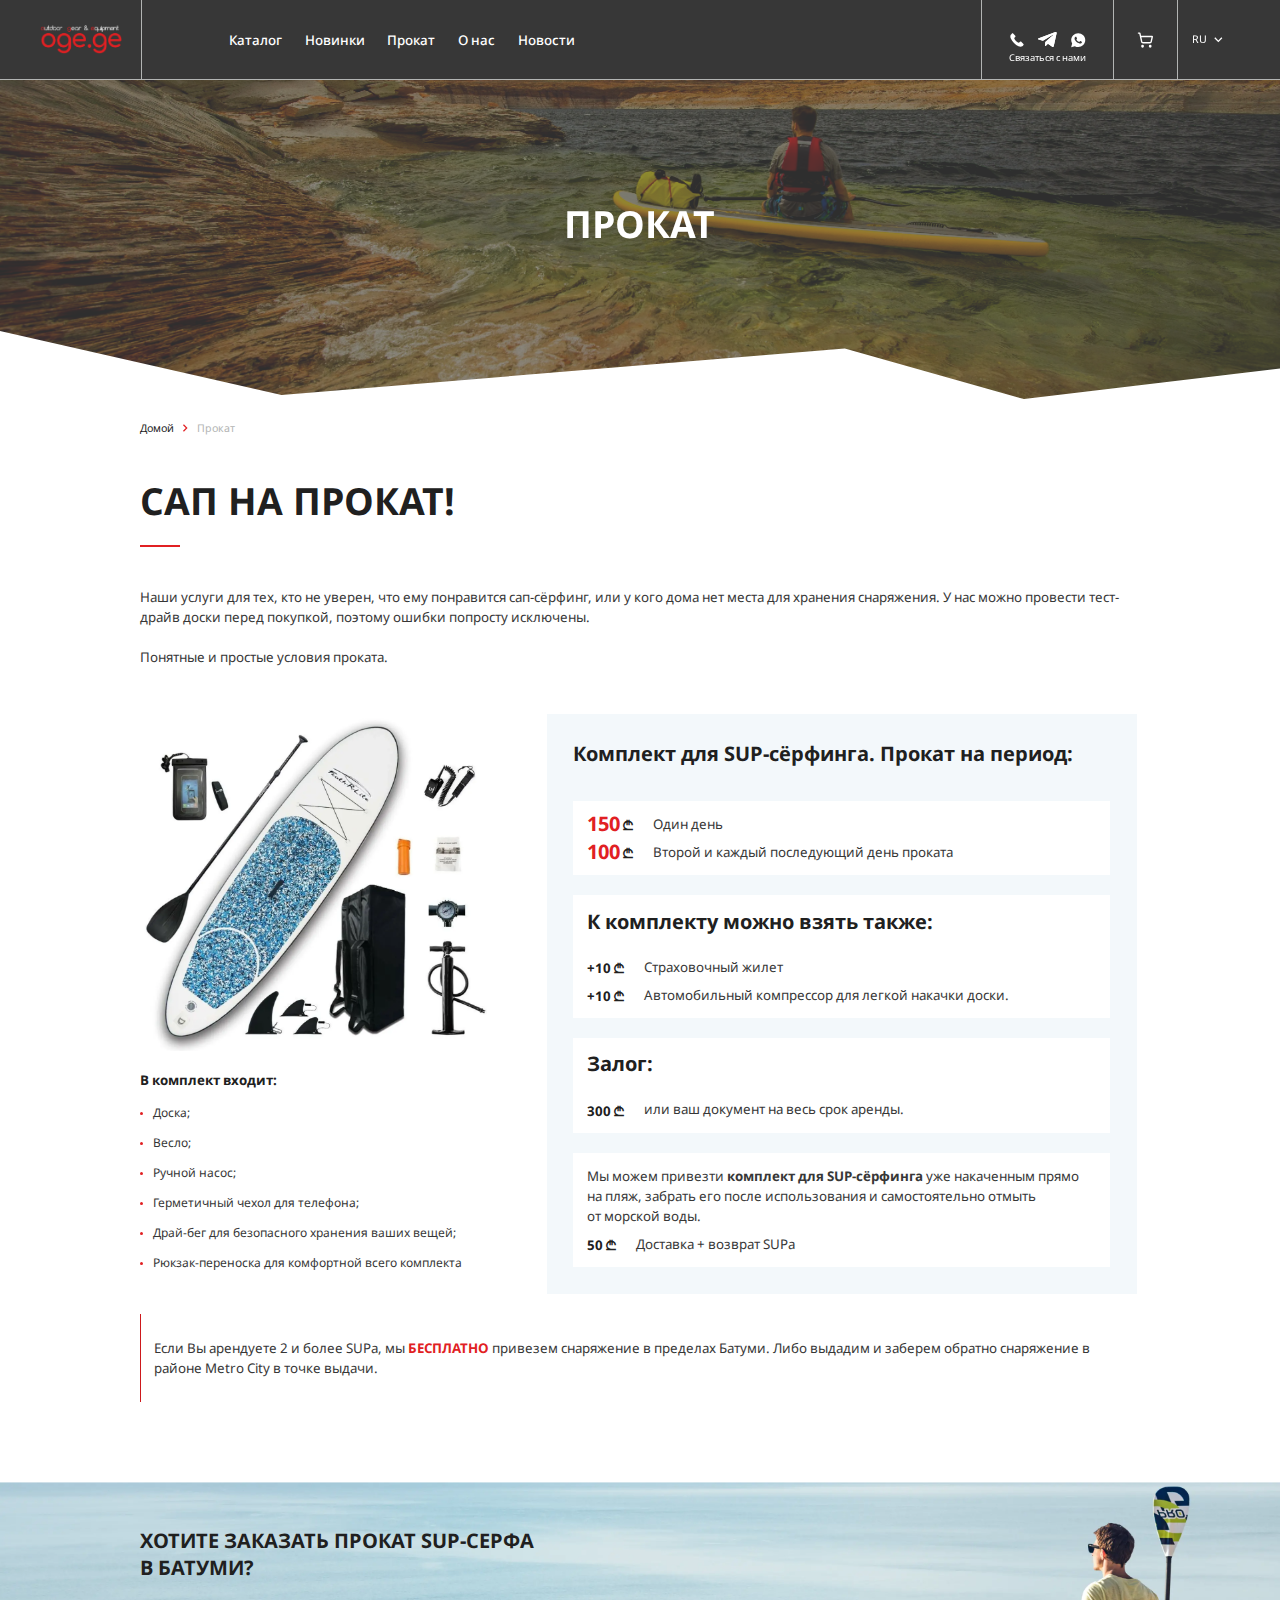
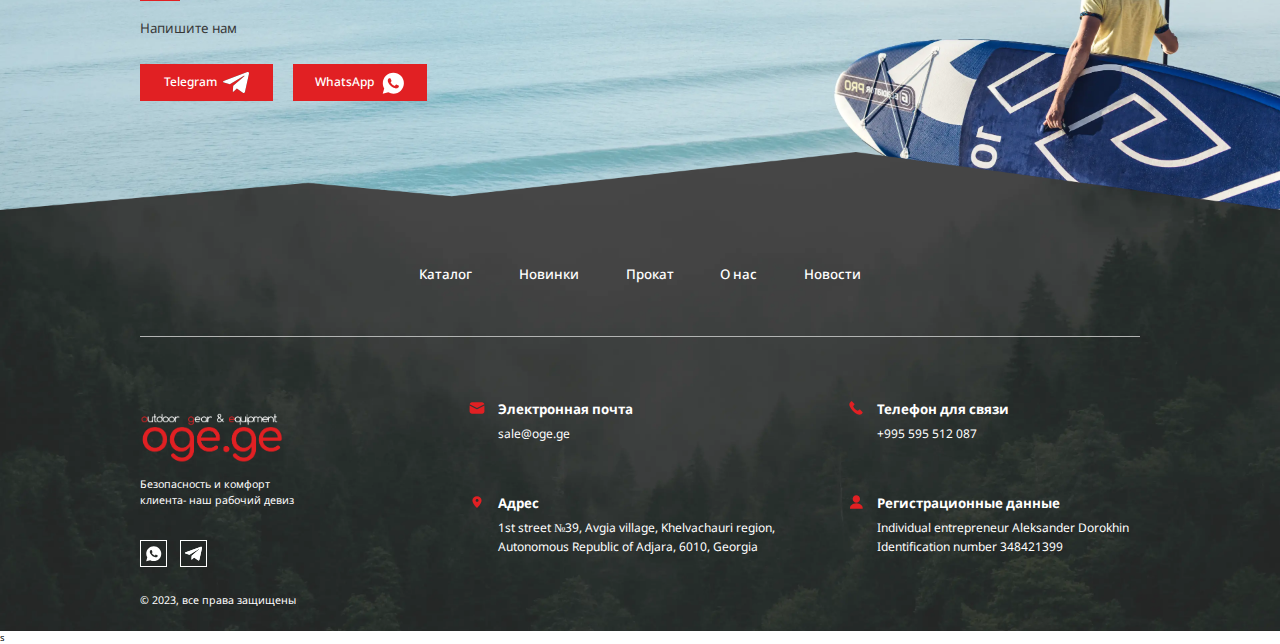
<file: rental.html>
<!DOCTYPE html>
<html lang="en">
   <head>
	<meta charset="UTF-8">
	<meta http-equiv="X-UA-Compatible" content="IE=edge">
	<meta name="viewport" content="width=device-width, initial-scale=1.0">
	<link rel="stylesheet" href="css/style.min.css?_v=20230507230343">
	<link
  rel="stylesheet"
  href="https://cdn.jsdelivr.net/npm/swiper@9/swiper-bundle.min.css?_v=20230507230343"
/>

<!-- <script src="https://cdn.jsdelivr.net/npm/swiper@9/swiper-bundle.min.js?_v=20230507230343"></script> -->
	<title>Прокат</title>
</head>

  <body>
    <header class="header" id="header">
    <div class="container">
      <div class="menu_icon icon-menu burger_btn">
        <span></span>
      </div>
        <div class="logo_header"><a href="./index.html" class="logo"><img src="./img/LOGO (1).png" alt="logo"></a></div>
  <div class="nav">
    <nav class="header_nav">
      <li class="header_li"><a href="./katalog.html" class="link">Каталог</a></li>
      <li class="header_li"><a href="./index.html#new_prod_sale" class="link">Новинки</a></li>
      <li class="header_li"><a href="./rental.html" class="link">Прокат</a></li>
      <li class="header_li"><a href="./about_us.html" class="link">О нас</a></li>
      <li class="header_li"><a href="./all_news.html" class="link">Новости</a></li>

    </nav>
    
  </div>
  <div class="last_block">
    <div class="sotial_icon top">
      <a href="#" class="phone sotial_contact"><svg width="24" height="24" viewBox="0 0 24 24" fill="none"
          xmlns="http://www.w3.org/2000/svg">
          <path fill-rule="evenodd" clip-rule="evenodd"
            d="M21.6339 19.5921C21.5011 19.7244 21.3409 19.8937 21.1711 20.0728C20.7474 20.5225 20.2181 21.0816 19.8863 21.3083C18.1406 22.5012 15.8053 21.9304 14.1534 21.2421C11.9742 20.3341 9.6017 18.6604 7.47145 16.5298C5.3392 14.399 3.66576 12.0256 2.7578 9.84757C2.07033 8.19521 1.49836 5.85925 2.69139 4.11314C2.91794 3.78111 3.47827 3.25255 3.92739 2.82798C4.10707 2.65868 4.27503 2.49871 4.40784 2.36633C4.64362 2.13171 4.9627 2 5.29532 2C5.62793 2 5.94701 2.13171 6.18279 2.36633L9.39468 5.57745C9.62916 5.81323 9.76078 6.13225 9.76078 6.46478C9.76078 6.79732 9.62916 7.11633 9.39468 7.35211L8.51972 8.22536C8.22751 8.51545 8.03678 8.89214 7.97591 9.29937C7.91504 9.7066 7.98728 10.1226 8.18188 10.4855C9.38533 12.757 11.2432 14.6147 13.5148 15.8178C13.8776 16.0124 14.2935 16.0845 14.7006 16.0235C15.1077 15.9626 15.4842 15.7717 15.774 15.4794L16.6468 14.6061C16.8826 14.3715 17.2017 14.2398 17.5343 14.2398C17.8669 14.2398 18.186 14.3715 18.4218 14.6061L21.6339 17.8178C21.8684 18.0535 22 18.3724 22 18.7049C22 19.0374 21.8684 19.3564 21.6339 19.5921Z"
            fill="white" />
        </svg></a>
      <a href="#" class="telegramm sotial_contact"><svg width="26" height="21" viewBox="0 0 26 21"
          fill="none" xmlns="http://www.w3.org/2000/svg">
          <mask id="path-1-inside-1_510_1149" fill="white">
            <path
              d="M1.21063 8.66958L24.2684 0.104824C25.3386 -0.267641 26.2733 0.356334 25.9265 1.91531L25.9285 1.91339L22.0025 19.7322C21.7115 20.9955 20.9323 21.3027 19.8422 20.7075L13.8635 16.4625L10.9798 19.1389C10.6609 19.4461 10.3919 19.7053 9.77409 19.7053L10.1986 13.8438L21.2791 4.20001C21.7613 3.79107 21.1714 3.56068 20.5357 3.9677L6.84255 12.2733L0.939596 10.4993C-0.341834 10.1076 -0.369734 9.26476 1.21063 8.66958Z" />
          </mask>
          <path
            d="M1.21063 8.66958L24.2684 0.104824C25.3386 -0.267641 26.2733 0.356334 25.9265 1.91531L25.9285 1.91339L22.0025 19.7322C21.7115 20.9955 20.9323 21.3027 19.8422 20.7075L13.8635 16.4625L10.9798 19.1389C10.6609 19.4461 10.3919 19.7053 9.77409 19.7053L10.1986 13.8438L21.2791 4.20001C21.7613 3.79107 21.1714 3.56068 20.5357 3.9677L6.84255 12.2733L0.939596 10.4993C-0.341834 10.1076 -0.369734 9.26476 1.21063 8.66958Z"
            fill="#202020" />
          <path
            d="M24.2684 0.104824L17.2562 -20.0431L17.0473 -19.9704L16.8401 -19.8935L24.2684 0.104824ZM25.9265 1.91531L5.10208 -2.71667L-10.2878 66.4732L40.7348 17.2719L25.9265 1.91531ZM25.9285 1.91339L46.7621 6.50365L61.9583 -62.4665L11.1201 -13.4432L25.9285 1.91339ZM22.0025 19.7322L42.7915 24.5203L42.8143 24.4214L42.8361 24.3224L22.0025 19.7322ZM19.8422 20.7075L7.4917 38.1022L8.51627 38.8297L9.61916 39.4318L19.8422 20.7075ZM13.8635 16.4625L26.214 -0.932192L12.0677 -10.9762L-0.648797 0.825909L13.8635 16.4625ZM10.9798 19.1389L-3.53251 3.50228L-3.67815 3.63744L-3.82125 3.7753L10.9798 19.1389ZM9.77409 19.7053L-11.5035 18.1644L-13.1601 41.0386H9.77409V19.7053ZM10.1986 13.8438L-3.80697 -2.24833L-10.4435 3.52772L-11.079 12.3029L10.1986 13.8438ZM21.2791 4.20001L7.48207 -12.0713L7.37721 -11.9823L7.27351 -11.8921L21.2791 4.20001ZM20.5357 3.9677L31.5993 22.208L31.8206 22.0737L32.0386 21.9342L20.5357 3.9677ZM6.84255 12.2733L0.702553 32.7039L9.79157 35.4354L17.9062 30.5135L6.84255 12.2733ZM0.939596 10.4993L-5.29608 30.9009L-5.24827 30.9155L-5.2004 30.9299L0.939596 10.4993ZM1.21063 8.66958L-6.21769 -11.3287L-6.26294 -11.3119L-6.30811 -11.2949L1.21063 8.66958ZM8.63895 28.6679L31.6967 20.1031L16.8401 -19.8935L-6.21769 -11.3287L8.63895 28.6679ZM31.2807 20.2528C26.9663 21.7543 18.284 22.6528 11.0261 15.838C3.73589 8.99289 4.38962 0.486402 5.10208 -2.71667L46.7509 6.54729C47.8101 1.78524 48.1699 -7.81272 40.2315 -15.2664C32.3254 -22.6899 22.6407 -21.9171 17.2562 -20.0431L31.2807 20.2528ZM40.7348 17.2719L40.7368 17.2699L11.1201 -13.4432L11.1181 -13.4412L40.7348 17.2719ZM5.09484 -2.67687L1.16884 15.1419L42.8361 24.3224L46.7621 6.50365L5.09484 -2.67687ZM1.21342 14.9441C1.74529 12.6348 4.09217 5.11507 12.691 1.36344C21.1273 -2.3173 28.1144 0.918032 30.0652 1.98314L9.61916 39.4318C12.6601 41.0921 20.5819 44.4714 29.7531 40.4701C39.0867 36.3978 41.9687 28.0929 42.7915 24.5203L1.21342 14.9441ZM32.1927 3.31275L26.214 -0.932192L1.51302 33.8573L7.4917 38.1022L32.1927 3.31275ZM-0.648797 0.825909L-3.53251 3.50228L25.4921 34.7755L28.3758 32.0992L-0.648797 0.825909ZM-3.82125 3.7753C-4.31611 4.25204 -2.54425 2.38478 0.0682737 0.922275C3.35814 -0.919406 6.78182 -1.62805 9.77409 -1.62805V41.0386C13.3842 41.0386 17.2513 40.2004 20.9098 38.1523C22.531 37.2447 23.7464 36.3008 24.5293 35.638C24.9156 35.3109 25.2241 35.0283 25.4204 34.8449C25.6026 34.6748 25.763 34.5197 25.7808 34.5025L-3.82125 3.7753ZM31.0517 21.2462L31.4762 15.3847L-11.079 12.3029L-11.5035 18.1644L31.0517 21.2462ZM24.2041 29.9359L35.2846 20.2921L7.27351 -11.8921L-3.80697 -2.24833L24.2041 29.9359ZM35.0761 20.4713C36.5143 19.2517 42.4448 14.0046 42.7757 4.69139C43.2276 -8.02939 33.6911 -14.5126 28.3211 -16.3763C23.3422 -18.1042 18.9878 -17.6117 16.5389 -17.0895C13.7021 -16.4846 11.1769 -15.3715 9.03282 -13.9988L32.0386 21.9342C30.2124 23.1034 27.9994 24.0926 25.4369 24.639C23.2623 25.1027 19.1444 25.6021 14.3322 23.932C9.1288 22.1262 -0.310874 15.7518 0.135894 3.17651C0.461598 -5.99116 6.28496 -11.0562 7.48207 -12.0713L35.0761 20.4713ZM9.4721 -14.2726L-4.22106 -5.967L17.9062 30.5135L31.5993 22.208L9.4721 -14.2726ZM12.9825 -8.15738L7.07959 -9.93139L-5.2004 30.9299L0.702553 32.7039L12.9825 -8.15738ZM7.17527 -9.90239C8.55222 -9.48153 11.5458 -8.39552 14.55 -5.67118C17.8451 -2.68302 22.0024 3.29567 21.2475 11.5936C20.5629 19.1188 16.2261 23.6399 14.0986 25.4395C11.8067 27.3781 9.68688 28.2734 8.72937 28.634L-6.30811 -11.2949C-8.05581 -10.6367 -10.7647 -9.41281 -13.4559 -7.13651C-15.9826 -4.99928 -20.5287 -0.131339 -21.2437 7.72792C-22.0289 16.3599 -17.7232 22.6599 -14.1118 25.9349C-10.7914 28.946 -7.31374 30.2842 -5.29608 30.9009L7.17527 -9.90239Z"
            fill="white" mask="url(#path-1-inside-1_510_1149)" />
        </svg></a>
      <a href="#" class="vatsap sotial_contact"><svg width="24" height="24" viewBox="0 0 24 24"
          fill="none" xmlns="http://www.w3.org/2000/svg">
          <path fill-rule="evenodd" clip-rule="evenodd"
            d="M3.21063 17.4062C2.28749 15.8195 1.802 14.0194 1.80252 12.1758H1.8026C1.805 6.40734 6.53635 1.71429 12.3497 1.71429C15.1713 1.71556 17.8194 2.80514 19.8106 4.78254C21.8021 6.76012 22.8982 9.38867 22.8971 12.184C22.8946 17.9527 18.1629 22.646 12.3502 22.646H12.3455C10.5848 22.6459 8.85203 22.2082 7.30555 21.3728L1.71423 22.8275L3.21063 17.4062ZM9.0068 7.17389C9.20128 7.1818 9.41651 7.1909 9.62103 7.64192V7.642C9.76048 7.94967 9.99489 8.52267 10.1821 8.98029C10.3208 9.31926 10.4335 9.59493 10.4627 9.65258C10.5308 9.78806 10.5764 9.94626 10.4853 10.1271C10.4716 10.1543 10.4589 10.18 10.4467 10.2046C10.3785 10.3428 10.3283 10.4444 10.2127 10.5788C10.167 10.6317 10.1196 10.6888 10.0723 10.7459C9.97843 10.8592 9.88457 10.9725 9.803 11.0532C9.66611 11.1882 9.52391 11.335 9.68317 11.6058C9.84243 11.877 10.3903 12.7636 11.2019 13.4816C12.0737 14.2529 12.8311 14.5791 13.2157 14.7447C13.2913 14.7773 13.3524 14.8036 13.3973 14.8259C13.6702 14.9614 13.8295 14.9389 13.9887 14.7578C14.148 14.5771 14.6708 13.9672 14.8529 13.6964C15.0349 13.4251 15.2169 13.4702 15.4672 13.5605C15.7174 13.6509 17.0595 14.3063 17.3326 14.4417C17.3857 14.4681 17.4354 14.4919 17.4815 14.514C17.6721 14.6052 17.8009 14.6669 17.8559 14.7578C17.9241 14.8711 17.9241 15.4132 17.6965 16.0456C17.4691 16.6781 16.3545 17.2881 15.8539 17.3332C15.8058 17.3375 15.758 17.3431 15.7088 17.3489C15.2462 17.4029 14.6625 17.4712 12.5781 16.6556C10.014 15.6523 8.32331 13.1661 7.97359 12.6519C7.94485 12.6096 7.92517 12.5807 7.9148 12.567L7.91184 12.5631C7.76489 12.3682 6.80017 11.0889 6.80017 9.76544C6.80017 8.51816 7.41797 7.86429 7.70232 7.56334C7.72178 7.54274 7.73968 7.5238 7.75571 7.50643C8.00574 7.23555 8.30154 7.16759 8.4836 7.16759C8.49546 7.16759 8.50733 7.16759 8.51919 7.16759C8.68914 7.16756 8.85793 7.16753 9.0068 7.17389Z"
            fill="white" />
        </svg></a>

        <span class="cont_us">Связаться с нами</span>

    </div>
    <div class="cart_shop">
      <a href="./cartshop.html"><svg width="24" height="24" viewBox="0 0 24 24" fill="none" xmlns="http://www.w3.org/2000/svg">
        <path d="M2.05005 2.05H4.05005L6.71005 14.47C6.80763 14.9249 7.06072 15.3315 7.42576 15.6199C7.7908 15.9082 8.24495 16.0603 8.71005 16.05H18.49C18.9452 16.0493 19.3865 15.8933 19.7411 15.6078C20.0956 15.3224 20.3422 14.9245 20.4401 14.48L22.09 7.05H5.12005M9.00005 21C9.00005 21.5523 8.55233 22 8.00005 22C7.44776 22 7.00005 21.5523 7.00005 21C7.00005 20.4477 7.44776 20 8.00005 20C8.55233 20 9.00005 20.4477 9.00005 21ZM20 21C20 21.5523 19.5523 22 19 22C18.4478 22 18 21.5523 18 21C18 20.4477 18.4478 20 19 20C19.5523 20 20 20.4477 20 21Z" stroke="white" stroke-width="2" stroke-linecap="round" stroke-linejoin="round"/>
        </svg></a>
    </div>
    <div class="langvich">
      <p class="lang">RU</p><span class="arrov"><svg width="25" height="24" viewBox="0 0 25 24" fill="none" xmlns="http://www.w3.org/2000/svg">
        <path d="M17.09 8L12.5 12.58L7.91 8L6.5 9.41L12.5 15.41L18.5 9.41L17.09 8Z" fill="white"/>
        </svg></span>
        <ul class="lang_list">
          <li class="lang_li">EN</li>
          <li class="lang_li">GE</li>
        </ul>
    </div>
  </div>
    </div>

    <div class="burger-menu">
      <div class="wrapper">
        <div class="left-part"></div>
        <div class="right-part">
    
    
          <nav class="header_nav">
            <li class="li_nav"><a href="./katalog.html">Каталог</a></li>
            <li class="li_nav"><a href="./index.html#new_prod_sale">Новинки</a></li>
            <li class="li_nav"><a href="./rental.html" class="link">Прокат</a></li>
            <li class="li_nav"><a href="./about_us.html" >О нас</a></li>
            <li class="li_nav"><a href="./all_news.html">Новости</a></li>
          </nav>
          <div class="last_block">
            <div class="sotial_icon ">
              <a href="#" class="phone sotial_contact"><svg width="24" height="24" viewBox="0 0 24 24" fill="none"
                  xmlns="http://www.w3.org/2000/svg">
                  <path fill-rule="evenodd" clip-rule="evenodd"
                    d="M21.6339 19.5921C21.5011 19.7244 21.3409 19.8937 21.1711 20.0728C20.7474 20.5225 20.2181 21.0816 19.8863 21.3083C18.1406 22.5012 15.8053 21.9304 14.1534 21.2421C11.9742 20.3341 9.6017 18.6604 7.47145 16.5298C5.3392 14.399 3.66576 12.0256 2.7578 9.84757C2.07033 8.19521 1.49836 5.85925 2.69139 4.11314C2.91794 3.78111 3.47827 3.25255 3.92739 2.82798C4.10707 2.65868 4.27503 2.49871 4.40784 2.36633C4.64362 2.13171 4.9627 2 5.29532 2C5.62793 2 5.94701 2.13171 6.18279 2.36633L9.39468 5.57745C9.62916 5.81323 9.76078 6.13225 9.76078 6.46478C9.76078 6.79732 9.62916 7.11633 9.39468 7.35211L8.51972 8.22536C8.22751 8.51545 8.03678 8.89214 7.97591 9.29937C7.91504 9.7066 7.98728 10.1226 8.18188 10.4855C9.38533 12.757 11.2432 14.6147 13.5148 15.8178C13.8776 16.0124 14.2935 16.0845 14.7006 16.0235C15.1077 15.9626 15.4842 15.7717 15.774 15.4794L16.6468 14.6061C16.8826 14.3715 17.2017 14.2398 17.5343 14.2398C17.8669 14.2398 18.186 14.3715 18.4218 14.6061L21.6339 17.8178C21.8684 18.0535 22 18.3724 22 18.7049C22 19.0374 21.8684 19.3564 21.6339 19.5921Z"
                    fill="white" />
                </svg></a>
              <a href="" class="telegramm sotial_contact"><svg width="26" height="21" viewBox="0 0 26 21" fill="none" xmlns="http://www.w3.org/2000/svg">
                <mask id="path-1-inside-1_510_1149" fill="transparent">
                <path d="M1.21063 8.66958L24.2684 0.104824C25.3386 -0.267641 26.2733 0.356334 25.9265 1.91531L25.9285 1.91339L22.0025 19.7322C21.7115 20.9955 20.9323 21.3027 19.8422 20.7075L13.8635 16.4625L10.9798 19.1389C10.6609 19.4461 10.3919 19.7053 9.77409 19.7053L10.1986 13.8438L21.2791 4.20001C21.7613 3.79107 21.1714 3.56068 20.5357 3.9677L6.84255 12.2733L0.939596 10.4993C-0.341834 10.1076 -0.369734 9.26476 1.21063 8.66958Z"/>
                </mask>
                <path d="M1.21063 8.66958L24.2684 0.104824C25.3386 -0.267641 26.2733 0.356334 25.9265 1.91531L25.9285 1.91339L22.0025 19.7322C21.7115 20.9955 20.9323 21.3027 19.8422 20.7075L13.8635 16.4625L10.9798 19.1389C10.6609 19.4461 10.3919 19.7053 9.77409 19.7053L10.1986 13.8438L21.2791 4.20001C21.7613 3.79107 21.1714 3.56068 20.5357 3.9677L6.84255 12.2733L0.939596 10.4993C-0.341834 10.1076 -0.369734 9.26476 1.21063 8.66958Z" fill="#202020"/>
                <path d="M24.2684 0.104824L17.2562 -20.0431L17.0473 -19.9704L16.8401 -19.8935L24.2684 0.104824ZM25.9265 1.91531L5.10208 -2.71667L-10.2878 66.4732L40.7348 17.2719L25.9265 1.91531ZM25.9285 1.91339L46.7621 6.50365L61.9583 -62.4665L11.1201 -13.4432L25.9285 1.91339ZM22.0025 19.7322L42.7915 24.5203L42.8143 24.4214L42.8361 24.3224L22.0025 19.7322ZM19.8422 20.7075L7.4917 38.1022L8.51627 38.8297L9.61916 39.4318L19.8422 20.7075ZM13.8635 16.4625L26.214 -0.932192L12.0677 -10.9762L-0.648797 0.825909L13.8635 16.4625ZM10.9798 19.1389L-3.53251 3.50228L-3.67815 3.63744L-3.82125 3.7753L10.9798 19.1389ZM9.77409 19.7053L-11.5035 18.1644L-13.1601 41.0386H9.77409V19.7053ZM10.1986 13.8438L-3.80697 -2.24833L-10.4435 3.52772L-11.079 12.3029L10.1986 13.8438ZM21.2791 4.20001L7.48207 -12.0713L7.37721 -11.9823L7.27351 -11.8921L21.2791 4.20001ZM20.5357 3.9677L31.5993 22.208L31.8206 22.0737L32.0386 21.9342L20.5357 3.9677ZM6.84255 12.2733L0.702553 32.7039L9.79157 35.4354L17.9062 30.5135L6.84255 12.2733ZM0.939596 10.4993L-5.29608 30.9009L-5.24827 30.9155L-5.2004 30.9299L0.939596 10.4993ZM1.21063 8.66958L-6.21769 -11.3287L-6.26294 -11.3119L-6.30811 -11.2949L1.21063 8.66958ZM8.63895 28.6679L31.6967 20.1031L16.8401 -19.8935L-6.21769 -11.3287L8.63895 28.6679ZM31.2807 20.2528C26.9663 21.7543 18.284 22.6528 11.0261 15.838C3.73589 8.99289 4.38962 0.486402 5.10208 -2.71667L46.7509 6.54729C47.8101 1.78524 48.1699 -7.81272 40.2315 -15.2664C32.3254 -22.6899 22.6407 -21.9171 17.2562 -20.0431L31.2807 20.2528ZM40.7348 17.2719L40.7368 17.2699L11.1201 -13.4432L11.1181 -13.4412L40.7348 17.2719ZM5.09484 -2.67687L1.16884 15.1419L42.8361 24.3224L46.7621 6.50365L5.09484 -2.67687ZM1.21342 14.9441C1.74529 12.6348 4.09217 5.11507 12.691 1.36344C21.1273 -2.3173 28.1144 0.918032 30.0652 1.98314L9.61916 39.4318C12.6601 41.0921 20.5819 44.4714 29.7531 40.4701C39.0867 36.3978 41.9687 28.0929 42.7915 24.5203L1.21342 14.9441ZM32.1927 3.31275L26.214 -0.932192L1.51302 33.8573L7.4917 38.1022L32.1927 3.31275ZM-0.648797 0.825909L-3.53251 3.50228L25.4921 34.7755L28.3758 32.0992L-0.648797 0.825909ZM-3.82125 3.7753C-4.31611 4.25204 -2.54425 2.38478 0.0682737 0.922275C3.35814 -0.919406 6.78182 -1.62805 9.77409 -1.62805V41.0386C13.3842 41.0386 17.2513 40.2004 20.9098 38.1523C22.531 37.2447 23.7464 36.3008 24.5293 35.638C24.9156 35.3109 25.2241 35.0283 25.4204 34.8449C25.6026 34.6748 25.763 34.5197 25.7808 34.5025L-3.82125 3.7753ZM31.0517 21.2462L31.4762 15.3847L-11.079 12.3029L-11.5035 18.1644L31.0517 21.2462ZM24.2041 29.9359L35.2846 20.2921L7.27351 -11.8921L-3.80697 -2.24833L24.2041 29.9359ZM35.0761 20.4713C36.5143 19.2517 42.4448 14.0046 42.7757 4.69139C43.2276 -8.02939 33.6911 -14.5126 28.3211 -16.3763C23.3422 -18.1042 18.9878 -17.6117 16.5389 -17.0895C13.7021 -16.4846 11.1769 -15.3715 9.03282 -13.9988L32.0386 21.9342C30.2124 23.1034 27.9994 24.0926 25.4369 24.639C23.2623 25.1027 19.1444 25.6021 14.3322 23.932C9.1288 22.1262 -0.310874 15.7518 0.135894 3.17651C0.461598 -5.99116 6.28496 -11.0562 7.48207 -12.0713L35.0761 20.4713ZM9.4721 -14.2726L-4.22106 -5.967L17.9062 30.5135L31.5993 22.208L9.4721 -14.2726ZM12.9825 -8.15738L7.07959 -9.93139L-5.2004 30.9299L0.702553 32.7039L12.9825 -8.15738ZM7.17527 -9.90239C8.55222 -9.48153 11.5458 -8.39552 14.55 -5.67118C17.8451 -2.68302 22.0024 3.29567 21.2475 11.5936C20.5629 19.1188 16.2261 23.6399 14.0986 25.4395C11.8067 27.3781 9.68688 28.2734 8.72937 28.634L-6.30811 -11.2949C-8.05581 -10.6367 -10.7647 -9.41281 -13.4559 -7.13651C-15.9826 -4.99928 -20.5287 -0.131339 -21.2437 7.72792C-22.0289 16.3599 -17.7232 22.6599 -14.1118 25.9349C-10.7914 28.946 -7.31374 30.2842 -5.29608 30.9009L7.17527 -9.90239Z" fill="white" mask="url(#path-1-inside-1_510_1149)"/>
                </svg></a>
              <a href="#" class="vatsap sotial_contact"><svg width="24" height="24" viewBox="0 0 24 24"
                  fill="none" xmlns="http://www.w3.org/2000/svg">
                  <path fill-rule="evenodd" clip-rule="evenodd"
                    d="M3.21063 17.4062C2.28749 15.8195 1.802 14.0194 1.80252 12.1758H1.8026C1.805 6.40734 6.53635 1.71429 12.3497 1.71429C15.1713 1.71556 17.8194 2.80514 19.8106 4.78254C21.8021 6.76012 22.8982 9.38867 22.8971 12.184C22.8946 17.9527 18.1629 22.646 12.3502 22.646H12.3455C10.5848 22.6459 8.85203 22.2082 7.30555 21.3728L1.71423 22.8275L3.21063 17.4062ZM9.0068 7.17389C9.20128 7.1818 9.41651 7.1909 9.62103 7.64192V7.642C9.76048 7.94967 9.99489 8.52267 10.1821 8.98029C10.3208 9.31926 10.4335 9.59493 10.4627 9.65258C10.5308 9.78806 10.5764 9.94626 10.4853 10.1271C10.4716 10.1543 10.4589 10.18 10.4467 10.2046C10.3785 10.3428 10.3283 10.4444 10.2127 10.5788C10.167 10.6317 10.1196 10.6888 10.0723 10.7459C9.97843 10.8592 9.88457 10.9725 9.803 11.0532C9.66611 11.1882 9.52391 11.335 9.68317 11.6058C9.84243 11.877 10.3903 12.7636 11.2019 13.4816C12.0737 14.2529 12.8311 14.5791 13.2157 14.7447C13.2913 14.7773 13.3524 14.8036 13.3973 14.8259C13.6702 14.9614 13.8295 14.9389 13.9887 14.7578C14.148 14.5771 14.6708 13.9672 14.8529 13.6964C15.0349 13.4251 15.2169 13.4702 15.4672 13.5605C15.7174 13.6509 17.0595 14.3063 17.3326 14.4417C17.3857 14.4681 17.4354 14.4919 17.4815 14.514C17.6721 14.6052 17.8009 14.6669 17.8559 14.7578C17.9241 14.8711 17.9241 15.4132 17.6965 16.0456C17.4691 16.6781 16.3545 17.2881 15.8539 17.3332C15.8058 17.3375 15.758 17.3431 15.7088 17.3489C15.2462 17.4029 14.6625 17.4712 12.5781 16.6556C10.014 15.6523 8.32331 13.1661 7.97359 12.6519C7.94485 12.6096 7.92517 12.5807 7.9148 12.567L7.91184 12.5631C7.76489 12.3682 6.80017 11.0889 6.80017 9.76544C6.80017 8.51816 7.41797 7.86429 7.70232 7.56334C7.72178 7.54274 7.73968 7.5238 7.75571 7.50643C8.00574 7.23555 8.30154 7.16759 8.4836 7.16759C8.49546 7.16759 8.50733 7.16759 8.51919 7.16759C8.68914 7.16756 8.85793 7.16753 9.0068 7.17389Z"
                    fill="white" />
                </svg></a>
        
                <span class="cont_us">Связаться с нами</span>
        
            </div>
          </div>
    
      
        </div>
      </div>
    </div>

</header>



    <main class="main" id="main">
      <section class="main_banner catalog_banner" id="main_banner">
        <!-- Slider main container -->
        <div class="swiper banner_slider">
          <!-- Additional required wrapper -->
          <div class="swiper-wrapper banner_wrapper">
            <!-- Slides -->
            <div class="swiper-slide banner_slide">
              <div class="slide_img">
                <picture><source srcset="./img/retail.webp" type="image/webp"><img src="./img/retail.jpg" class="about_1920" alt="catalog" /></picture>
                <picture><source srcset="./img/rental_full.webp" type="image/webp"><img src="./img/rental_full.jpg" class="about_768" alt="catalog" /></picture>

              </div>
              <div class="slide_content">
                <h1 class="title">ПРОКАТ</h1>
              </div>
            </div>
          </div>
          <div class="main_banner_poligon"></div>
        </div>
      </section>
      <div class="breadscrumbs_container">
        <div class="container2">
          <div class="breadscrumbs">
            <a href="#" class="home_link">Домой</a
            ><span class="arr"
              ><svg
                width="8"
                height="12"
                viewBox="0 0 8 12"
                fill="none"
                xmlns="http://www.w3.org/2000/svg"
              >
                <path
                  d="M8.02541e-07 1.41L4.58 6L0 10.59L1.41 12L7.41 6L1.41 0L8.02541e-07 1.41Z"
                  fill="#E12023"
                /></svg></span
            ><span class="title_name">Прокат</span>
          </div>
        </div>
      </div>

      <section class="sup_rental">
        <div class="container2">
            <h2 class="title">Сап на прокат!</h2>
            <p class="text rent_text">Наши услуги для тех, кто не уверен, что ему понравится сап-сёрфинг, или у кого дома нет места для хранения снаряжения. У нас можно провести тест-драйв доски перед покупкой, поэтому ошибки попросту исключены.
               </p>
               <p class="text">
                Понятные и простые условия проката.
               </p>

               <div class="rental_description">
                <div class="right_block">
                    <div class="rental_img">
                        <picture><source srcset="./img/rental.webp" type="image/webp"><img src="./img/rental.png" alt="rental"></picture>
                    </div>
                    <div class="desk_list">
                        <h4 class="lit_title">
                            В комплект входит:
                        </h4>
                        <ul class="red">
                         <li class="red_li">Доска; </li>
                            <li class="red_li">Весло; </li>
                            <li class="red_li">Ручной насос; </li>
                            <li class="red_li">Герметичный чехол для телефона; </li>
                            <li class="red_li">Драй-бег для безопасного хранения ваших вещей; </li>
                            <li class="red_li">Рюкзак-переноска  для комфортной всего комплекта </li>
                        </ul>
                    </div>

                </div>
                <div class="left_block">
                    <h4 class="lit_title">
                        Комплект для SUP-сёрфинга. Прокат на период:
                    </h4>
                    <div class="price_rent">
                        <div class="rpice"><p class="how_match">150  <span>₾</span> </p> <p class="text">Один день</p></div>
                        <div class="rpice"><p class="how_match">100  <span>₾</span> </p> <p class="text">Второй и каждый последующий день проката</p></div>
                    </div>
                    <div class="price_rent">
                        <h4 class="lit_title">К комплекту можно взять также:</h4>
                        <div class="rpice"><p class="how_match"><span>+10 ₾  </span> </p> <p class="text">Страховочный жилет</p></div>
                        <div class="rpice"><p class="how_match">  <span>+10 ₾</span> </p> <p class="text">Автомобильный компрессор для легкой накачки доски.</p></div>
                    </div>
                    <div class="price_rent">
                        <h4 class="lit_title">Залог:</h4>
                        <div class="rpice"><p class="how_match"><span>300 ₾ </span> </p> <p class="text">или ваш документ на весь срок аренды.</p></div>
                        
                    </div>
                    <div class="price_rent">
                        <p class="text">
                            Мы можем привезти <b>комплект для SUP-сёрфинга </b> уже накаченным прямо на пляж, забрать его после использования и самостоятельно отмыть от морской воды.
                        </p>
                        <div class="rpice"><p class="how_match"><span>50 ₾</span> </p> <p class="text">Доставка + возврат SUPa</p></div>
                        
                    </div>
                </div>
               </div>

               <p class="text red_border">
                Если Вы арендуете 2 и более SUPа, мы <span>БЕСПЛАТНО</span>  привезем снаряжение в пределах Батуми. Либо выдадим и заберем обратно снаряжение в районе Metro City в точке выдачи.
               </p>
        </div>
      </section>

      <section class="want_rent">
        <div class="container2">
            <h2 class="title">ХОТИТЕ ЗАКАЗАТЬ ПРОКАТ SUP-СЕРФА В БАТУМИ?</h2>
            <p class="text">Напишите нам</p>
            <div class="sotial">
                <a href="#" class="red_btn"><span>Telegram</span><svg width="26" height="21" viewBox="0 0 26 21" fill="none" xmlns="http://www.w3.org/2000/svg">
                  <mask id="path-1-inside-1_510_1149" fill="white">
                  <path d="M1.21063 8.66958L24.2684 0.104824C25.3386 -0.267641 26.2733 0.356334 25.9265 1.91531L25.9285 1.91339L22.0025 19.7322C21.7115 20.9955 20.9323 21.3027 19.8422 20.7075L13.8635 16.4625L10.9798 19.1389C10.6609 19.4461 10.3919 19.7053 9.77409 19.7053L10.1986 13.8438L21.2791 4.20001C21.7613 3.79107 21.1714 3.56068 20.5357 3.9677L6.84255 12.2733L0.939596 10.4993C-0.341834 10.1076 -0.369734 9.26476 1.21063 8.66958Z"/>
                  </mask>
                  <path d="M1.21063 8.66958L24.2684 0.104824C25.3386 -0.267641 26.2733 0.356334 25.9265 1.91531L25.9285 1.91339L22.0025 19.7322C21.7115 20.9955 20.9323 21.3027 19.8422 20.7075L13.8635 16.4625L10.9798 19.1389C10.6609 19.4461 10.3919 19.7053 9.77409 19.7053L10.1986 13.8438L21.2791 4.20001C21.7613 3.79107 21.1714 3.56068 20.5357 3.9677L6.84255 12.2733L0.939596 10.4993C-0.341834 10.1076 -0.369734 9.26476 1.21063 8.66958Z" fill="#202020"/>
                  <path d="M24.2684 0.104824L17.2562 -20.0431L17.0473 -19.9704L16.8401 -19.8935L24.2684 0.104824ZM25.9265 1.91531L5.10208 -2.71667L-10.2878 66.4732L40.7348 17.2719L25.9265 1.91531ZM25.9285 1.91339L46.7621 6.50365L61.9583 -62.4665L11.1201 -13.4432L25.9285 1.91339ZM22.0025 19.7322L42.7915 24.5203L42.8143 24.4214L42.8361 24.3224L22.0025 19.7322ZM19.8422 20.7075L7.4917 38.1022L8.51627 38.8297L9.61916 39.4318L19.8422 20.7075ZM13.8635 16.4625L26.214 -0.932192L12.0677 -10.9762L-0.648797 0.825909L13.8635 16.4625ZM10.9798 19.1389L-3.53251 3.50228L-3.67815 3.63744L-3.82125 3.7753L10.9798 19.1389ZM9.77409 19.7053L-11.5035 18.1644L-13.1601 41.0386H9.77409V19.7053ZM10.1986 13.8438L-3.80697 -2.24833L-10.4435 3.52772L-11.079 12.3029L10.1986 13.8438ZM21.2791 4.20001L7.48207 -12.0713L7.37721 -11.9823L7.27351 -11.8921L21.2791 4.20001ZM20.5357 3.9677L31.5993 22.208L31.8206 22.0737L32.0386 21.9342L20.5357 3.9677ZM6.84255 12.2733L0.702553 32.7039L9.79157 35.4354L17.9062 30.5135L6.84255 12.2733ZM0.939596 10.4993L-5.29608 30.9009L-5.24827 30.9155L-5.2004 30.9299L0.939596 10.4993ZM1.21063 8.66958L-6.21769 -11.3287L-6.26294 -11.3119L-6.30811 -11.2949L1.21063 8.66958ZM8.63895 28.6679L31.6967 20.1031L16.8401 -19.8935L-6.21769 -11.3287L8.63895 28.6679ZM31.2807 20.2528C26.9663 21.7543 18.284 22.6528 11.0261 15.838C3.73589 8.99289 4.38962 0.486402 5.10208 -2.71667L46.7509 6.54729C47.8101 1.78524 48.1699 -7.81272 40.2315 -15.2664C32.3254 -22.6899 22.6407 -21.9171 17.2562 -20.0431L31.2807 20.2528ZM40.7348 17.2719L40.7368 17.2699L11.1201 -13.4432L11.1181 -13.4412L40.7348 17.2719ZM5.09484 -2.67687L1.16884 15.1419L42.8361 24.3224L46.7621 6.50365L5.09484 -2.67687ZM1.21342 14.9441C1.74529 12.6348 4.09217 5.11507 12.691 1.36344C21.1273 -2.3173 28.1144 0.918032 30.0652 1.98314L9.61916 39.4318C12.6601 41.0921 20.5819 44.4714 29.7531 40.4701C39.0867 36.3978 41.9687 28.0929 42.7915 24.5203L1.21342 14.9441ZM32.1927 3.31275L26.214 -0.932192L1.51302 33.8573L7.4917 38.1022L32.1927 3.31275ZM-0.648797 0.825909L-3.53251 3.50228L25.4921 34.7755L28.3758 32.0992L-0.648797 0.825909ZM-3.82125 3.7753C-4.31611 4.25204 -2.54425 2.38478 0.0682737 0.922275C3.35814 -0.919406 6.78182 -1.62805 9.77409 -1.62805V41.0386C13.3842 41.0386 17.2513 40.2004 20.9098 38.1523C22.531 37.2447 23.7464 36.3008 24.5293 35.638C24.9156 35.3109 25.2241 35.0283 25.4204 34.8449C25.6026 34.6748 25.763 34.5197 25.7808 34.5025L-3.82125 3.7753ZM31.0517 21.2462L31.4762 15.3847L-11.079 12.3029L-11.5035 18.1644L31.0517 21.2462ZM24.2041 29.9359L35.2846 20.2921L7.27351 -11.8921L-3.80697 -2.24833L24.2041 29.9359ZM35.0761 20.4713C36.5143 19.2517 42.4448 14.0046 42.7757 4.69139C43.2276 -8.02939 33.6911 -14.5126 28.3211 -16.3763C23.3422 -18.1042 18.9878 -17.6117 16.5389 -17.0895C13.7021 -16.4846 11.1769 -15.3715 9.03282 -13.9988L32.0386 21.9342C30.2124 23.1034 27.9994 24.0926 25.4369 24.639C23.2623 25.1027 19.1444 25.6021 14.3322 23.932C9.1288 22.1262 -0.310874 15.7518 0.135894 3.17651C0.461598 -5.99116 6.28496 -11.0562 7.48207 -12.0713L35.0761 20.4713ZM9.4721 -14.2726L-4.22106 -5.967L17.9062 30.5135L31.5993 22.208L9.4721 -14.2726ZM12.9825 -8.15738L7.07959 -9.93139L-5.2004 30.9299L0.702553 32.7039L12.9825 -8.15738ZM7.17527 -9.90239C8.55222 -9.48153 11.5458 -8.39552 14.55 -5.67118C17.8451 -2.68302 22.0024 3.29567 21.2475 11.5936C20.5629 19.1188 16.2261 23.6399 14.0986 25.4395C11.8067 27.3781 9.68688 28.2734 8.72937 28.634L-6.30811 -11.2949C-8.05581 -10.6367 -10.7647 -9.41281 -13.4559 -7.13651C-15.9826 -4.99928 -20.5287 -0.131339 -21.2437 7.72792C-22.0289 16.3599 -17.7232 22.6599 -14.1118 25.9349C-10.7914 28.946 -7.31374 30.2842 -5.29608 30.9009L7.17527 -9.90239Z" fill="white" mask="url(#path-1-inside-1_510_1149)"/>
                  </svg></a>
                <a href="#" class="red_btn"><span>WhatsApp</span><svg width="24" height="24" viewBox="0 0 24 24" fill="none" xmlns="http://www.w3.org/2000/svg">
                  <path fill-rule="evenodd" clip-rule="evenodd" d="M3.21063 17.4062C2.28749 15.8195 1.802 14.0194 1.80252 12.1758H1.8026C1.805 6.40734 6.53635 1.71429 12.3497 1.71429C15.1713 1.71556 17.8194 2.80514 19.8106 4.78254C21.8021 6.76012 22.8982 9.38867 22.8971 12.184C22.8946 17.9527 18.1629 22.646 12.3502 22.646H12.3455C10.5848 22.6459 8.85203 22.2082 7.30555 21.3728L1.71423 22.8275L3.21063 17.4062ZM9.0068 7.17389C9.20128 7.1818 9.41651 7.1909 9.62103 7.64192V7.642C9.76048 7.94967 9.99489 8.52267 10.1821 8.98029C10.3208 9.31926 10.4335 9.59493 10.4627 9.65258C10.5308 9.78806 10.5764 9.94626 10.4853 10.1271C10.4716 10.1543 10.4589 10.18 10.4467 10.2046C10.3785 10.3428 10.3283 10.4444 10.2127 10.5788C10.167 10.6317 10.1196 10.6888 10.0723 10.7459C9.97843 10.8592 9.88457 10.9725 9.803 11.0532C9.66611 11.1882 9.52391 11.335 9.68317 11.6058C9.84243 11.877 10.3903 12.7636 11.2019 13.4816C12.0737 14.2529 12.8311 14.5791 13.2157 14.7447C13.2913 14.7773 13.3524 14.8036 13.3973 14.8259C13.6702 14.9614 13.8295 14.9389 13.9887 14.7578C14.148 14.5771 14.6708 13.9672 14.8529 13.6964C15.0349 13.4251 15.2169 13.4702 15.4672 13.5605C15.7174 13.6509 17.0595 14.3063 17.3326 14.4417C17.3857 14.4681 17.4354 14.4919 17.4815 14.514C17.6721 14.6052 17.8009 14.6669 17.8559 14.7578C17.9241 14.8711 17.9241 15.4132 17.6965 16.0456C17.4691 16.6781 16.3545 17.2881 15.8539 17.3332C15.8058 17.3375 15.758 17.3431 15.7088 17.3489C15.2462 17.4029 14.6625 17.4712 12.5781 16.6556C10.014 15.6523 8.32331 13.1661 7.97359 12.6519C7.94485 12.6096 7.92517 12.5807 7.9148 12.567L7.91184 12.5631C7.76489 12.3682 6.80017 11.0889 6.80017 9.76544C6.80017 8.51816 7.41797 7.86429 7.70232 7.56334C7.72178 7.54274 7.73968 7.5238 7.75571 7.50643C8.00574 7.23555 8.30154 7.16759 8.4836 7.16759C8.49546 7.16759 8.50733 7.16759 8.51919 7.16759C8.68914 7.16756 8.85793 7.16753 9.0068 7.17389Z" fill="white"/>
                  </svg></a>
              </div>
        </div>
      </section>
    </main>


    <footer class="footer" id="footer">
    <div class="container2">
      <div class="footer_top">
        <nav class="footer_nav">
          <li class="li_footer"><a href="#" class="link">Каталог</a></li>
          <li class="li_footer"><a href="#" class="link"> Новинки</a></li>
          <li class="li_footer"><a href="#" class="link">Прокат</a></li>
          <li class="li_footer"><a href="#" class="link"> О нас</a></li>
          <li class="li_footer"><a href="#" class="link">Новости</a></li>
</nav>
      </div>
      <div class="footer_bottom">
        <div class="block_footer">
          <a href="./index.html" class="logo_footer">
<img src="./img/LOGO (1).png" alt="logo">
          </a>

          <p class="text_footer">Безопасность и комфорт клиента- наш рабочий девиз</p>
          <div class="sotial_footer">
            <a href="#" class="watsap"><svg width="24" height="24" viewBox="0 0 24 24" fill="none" xmlns="http://www.w3.org/2000/svg">
              <path fill-rule="evenodd" clip-rule="evenodd" d="M3.21063 17.4062C2.28749 15.8195 1.802 14.0194 1.80252 12.1758H1.8026C1.805 6.40734 6.53635 1.71429 12.3497 1.71429C15.1713 1.71556 17.8194 2.80514 19.8106 4.78254C21.8021 6.76012 22.8982 9.38867 22.8971 12.184C22.8946 17.9527 18.1629 22.646 12.3502 22.646H12.3455C10.5848 22.6459 8.85203 22.2082 7.30555 21.3728L1.71423 22.8275L3.21063 17.4062ZM9.0068 7.17389C9.20128 7.1818 9.41651 7.1909 9.62103 7.64192V7.642C9.76048 7.94967 9.99489 8.52267 10.1821 8.98029C10.3208 9.31926 10.4335 9.59493 10.4627 9.65258C10.5308 9.78806 10.5764 9.94626 10.4853 10.1271C10.4716 10.1543 10.4589 10.18 10.4467 10.2046C10.3785 10.3428 10.3283 10.4444 10.2127 10.5788C10.167 10.6317 10.1196 10.6888 10.0723 10.7459C9.97843 10.8592 9.88457 10.9725 9.803 11.0532C9.66611 11.1882 9.52391 11.335 9.68317 11.6058C9.84243 11.877 10.3903 12.7636 11.2019 13.4816C12.0737 14.2529 12.8311 14.5791 13.2157 14.7447C13.2913 14.7773 13.3524 14.8036 13.3973 14.8259C13.6702 14.9614 13.8295 14.9389 13.9887 14.7578C14.148 14.5771 14.6708 13.9672 14.8529 13.6964C15.0349 13.4251 15.2169 13.4702 15.4672 13.5605C15.7174 13.6509 17.0595 14.3063 17.3326 14.4417C17.3857 14.4681 17.4354 14.4919 17.4815 14.514C17.6721 14.6052 17.8009 14.6669 17.8559 14.7578C17.9241 14.8711 17.9241 15.4132 17.6965 16.0456C17.4691 16.6781 16.3545 17.2881 15.8539 17.3332C15.8058 17.3375 15.758 17.3431 15.7088 17.3489C15.2462 17.4029 14.6625 17.4712 12.5781 16.6556C10.014 15.6523 8.32331 13.1661 7.97359 12.6519C7.94485 12.6096 7.92517 12.5807 7.9148 12.567L7.91184 12.5631C7.76489 12.3682 6.80017 11.0889 6.80017 9.76544C6.80017 8.51816 7.41797 7.86429 7.70232 7.56334C7.72178 7.54274 7.73968 7.5238 7.75571 7.50643C8.00574 7.23555 8.30154 7.16759 8.4836 7.16759C8.49546 7.16759 8.50733 7.16759 8.51919 7.16759C8.68914 7.16756 8.85793 7.16753 9.0068 7.17389Z" fill="white"/>
              </svg></a>
            <a href="#" class="telegramm"><svg width="26" height="21" viewBox="0 0 26 21" fill="none" xmlns="http://www.w3.org/2000/svg">
              <mask id="path-1-inside-1_510_1149" fill="white">
              <path d="M1.21063 8.66958L24.2684 0.104824C25.3386 -0.267641 26.2733 0.356334 25.9265 1.91531L25.9285 1.91339L22.0025 19.7322C21.7115 20.9955 20.9323 21.3027 19.8422 20.7075L13.8635 16.4625L10.9798 19.1389C10.6609 19.4461 10.3919 19.7053 9.77409 19.7053L10.1986 13.8438L21.2791 4.20001C21.7613 3.79107 21.1714 3.56068 20.5357 3.9677L6.84255 12.2733L0.939596 10.4993C-0.341834 10.1076 -0.369734 9.26476 1.21063 8.66958Z"/>
              </mask>
              <path d="M1.21063 8.66958L24.2684 0.104824C25.3386 -0.267641 26.2733 0.356334 25.9265 1.91531L25.9285 1.91339L22.0025 19.7322C21.7115 20.9955 20.9323 21.3027 19.8422 20.7075L13.8635 16.4625L10.9798 19.1389C10.6609 19.4461 10.3919 19.7053 9.77409 19.7053L10.1986 13.8438L21.2791 4.20001C21.7613 3.79107 21.1714 3.56068 20.5357 3.9677L6.84255 12.2733L0.939596 10.4993C-0.341834 10.1076 -0.369734 9.26476 1.21063 8.66958Z" fill="#202020"/>
              <path d="M24.2684 0.104824L17.2562 -20.0431L17.0473 -19.9704L16.8401 -19.8935L24.2684 0.104824ZM25.9265 1.91531L5.10208 -2.71667L-10.2878 66.4732L40.7348 17.2719L25.9265 1.91531ZM25.9285 1.91339L46.7621 6.50365L61.9583 -62.4665L11.1201 -13.4432L25.9285 1.91339ZM22.0025 19.7322L42.7915 24.5203L42.8143 24.4214L42.8361 24.3224L22.0025 19.7322ZM19.8422 20.7075L7.4917 38.1022L8.51627 38.8297L9.61916 39.4318L19.8422 20.7075ZM13.8635 16.4625L26.214 -0.932192L12.0677 -10.9762L-0.648797 0.825909L13.8635 16.4625ZM10.9798 19.1389L-3.53251 3.50228L-3.67815 3.63744L-3.82125 3.7753L10.9798 19.1389ZM9.77409 19.7053L-11.5035 18.1644L-13.1601 41.0386H9.77409V19.7053ZM10.1986 13.8438L-3.80697 -2.24833L-10.4435 3.52772L-11.079 12.3029L10.1986 13.8438ZM21.2791 4.20001L7.48207 -12.0713L7.37721 -11.9823L7.27351 -11.8921L21.2791 4.20001ZM20.5357 3.9677L31.5993 22.208L31.8206 22.0737L32.0386 21.9342L20.5357 3.9677ZM6.84255 12.2733L0.702553 32.7039L9.79157 35.4354L17.9062 30.5135L6.84255 12.2733ZM0.939596 10.4993L-5.29608 30.9009L-5.24827 30.9155L-5.2004 30.9299L0.939596 10.4993ZM1.21063 8.66958L-6.21769 -11.3287L-6.26294 -11.3119L-6.30811 -11.2949L1.21063 8.66958ZM8.63895 28.6679L31.6967 20.1031L16.8401 -19.8935L-6.21769 -11.3287L8.63895 28.6679ZM31.2807 20.2528C26.9663 21.7543 18.284 22.6528 11.0261 15.838C3.73589 8.99289 4.38962 0.486402 5.10208 -2.71667L46.7509 6.54729C47.8101 1.78524 48.1699 -7.81272 40.2315 -15.2664C32.3254 -22.6899 22.6407 -21.9171 17.2562 -20.0431L31.2807 20.2528ZM40.7348 17.2719L40.7368 17.2699L11.1201 -13.4432L11.1181 -13.4412L40.7348 17.2719ZM5.09484 -2.67687L1.16884 15.1419L42.8361 24.3224L46.7621 6.50365L5.09484 -2.67687ZM1.21342 14.9441C1.74529 12.6348 4.09217 5.11507 12.691 1.36344C21.1273 -2.3173 28.1144 0.918032 30.0652 1.98314L9.61916 39.4318C12.6601 41.0921 20.5819 44.4714 29.7531 40.4701C39.0867 36.3978 41.9687 28.0929 42.7915 24.5203L1.21342 14.9441ZM32.1927 3.31275L26.214 -0.932192L1.51302 33.8573L7.4917 38.1022L32.1927 3.31275ZM-0.648797 0.825909L-3.53251 3.50228L25.4921 34.7755L28.3758 32.0992L-0.648797 0.825909ZM-3.82125 3.7753C-4.31611 4.25204 -2.54425 2.38478 0.0682737 0.922275C3.35814 -0.919406 6.78182 -1.62805 9.77409 -1.62805V41.0386C13.3842 41.0386 17.2513 40.2004 20.9098 38.1523C22.531 37.2447 23.7464 36.3008 24.5293 35.638C24.9156 35.3109 25.2241 35.0283 25.4204 34.8449C25.6026 34.6748 25.763 34.5197 25.7808 34.5025L-3.82125 3.7753ZM31.0517 21.2462L31.4762 15.3847L-11.079 12.3029L-11.5035 18.1644L31.0517 21.2462ZM24.2041 29.9359L35.2846 20.2921L7.27351 -11.8921L-3.80697 -2.24833L24.2041 29.9359ZM35.0761 20.4713C36.5143 19.2517 42.4448 14.0046 42.7757 4.69139C43.2276 -8.02939 33.6911 -14.5126 28.3211 -16.3763C23.3422 -18.1042 18.9878 -17.6117 16.5389 -17.0895C13.7021 -16.4846 11.1769 -15.3715 9.03282 -13.9988L32.0386 21.9342C30.2124 23.1034 27.9994 24.0926 25.4369 24.639C23.2623 25.1027 19.1444 25.6021 14.3322 23.932C9.1288 22.1262 -0.310874 15.7518 0.135894 3.17651C0.461598 -5.99116 6.28496 -11.0562 7.48207 -12.0713L35.0761 20.4713ZM9.4721 -14.2726L-4.22106 -5.967L17.9062 30.5135L31.5993 22.208L9.4721 -14.2726ZM12.9825 -8.15738L7.07959 -9.93139L-5.2004 30.9299L0.702553 32.7039L12.9825 -8.15738ZM7.17527 -9.90239C8.55222 -9.48153 11.5458 -8.39552 14.55 -5.67118C17.8451 -2.68302 22.0024 3.29567 21.2475 11.5936C20.5629 19.1188 16.2261 23.6399 14.0986 25.4395C11.8067 27.3781 9.68688 28.2734 8.72937 28.634L-6.30811 -11.2949C-8.05581 -10.6367 -10.7647 -9.41281 -13.4559 -7.13651C-15.9826 -4.99928 -20.5287 -0.131339 -21.2437 7.72792C-22.0289 16.3599 -17.7232 22.6599 -14.1118 25.9349C-10.7914 28.946 -7.31374 30.2842 -5.29608 30.9009L7.17527 -9.90239Z" fill="white" mask="url(#path-1-inside-1_510_1149)"/>
              </svg>
              </a>
          </div>
          <p class="text_footer">© 2023, все права защищены</p>
        </div>
        <div class="block_footer grid_footer">
          <div class="block_item">
            <div class="svg"><svg width="24" height="24" viewBox="0 0 24 24" fill="none" xmlns="http://www.w3.org/2000/svg">
              <path d="M23.1428 8.36585V17.0894C23.1429 17.9789 22.789 18.8346 22.1537 19.4811C21.5184 20.1276 20.65 20.5159 19.7264 20.5662L19.5214 20.5716H4.47855C3.55353 20.5716 2.66356 20.2313 1.9912 19.6205C1.31884 19.0096 0.915058 18.1746 0.862688 17.2866L0.857117 17.0894V8.36585L11.6122 13.783C11.7319 13.8433 11.8649 13.8747 12 13.8747C12.135 13.8747 12.2681 13.8433 12.3877 13.783L23.1428 8.36585ZM4.47855 3.42871H19.5214C20.4191 3.42861 21.2847 3.74906 21.9506 4.32793C22.6164 4.90679 23.035 5.7028 23.125 6.56157L12 12.1651L0.874945 6.56157C0.961328 5.7369 1.3508 4.96891 1.97335 4.39564C2.5959 3.82236 3.4107 3.48141 4.27129 3.43407L4.47855 3.42871H19.5214H4.47855Z" fill="#E12023"/>
              </svg></div>
            <div class="contacts">
              <h4 class="lit_title">Электронная почта</h4>
              <a href="mailto:sale@oge.ge" class="text">sale@oge.ge</a>
            </div>
          </div>
          <div class="block_item">
            <div class="svg"><svg width="24" height="24" viewBox="0 0 24 24" fill="none" xmlns="http://www.w3.org/2000/svg">
              <path fill-rule="evenodd" clip-rule="evenodd" d="M21.6339 19.5921C21.5011 19.7244 21.3409 19.8937 21.1711 20.0728C20.7474 20.5225 20.2181 21.0816 19.8863 21.3083C18.1406 22.5012 15.8053 21.9304 14.1534 21.2421C11.9742 20.3341 9.6017 18.6604 7.47145 16.5298C5.3392 14.399 3.66576 12.0256 2.7578 9.84757C2.07033 8.19521 1.49836 5.85925 2.69139 4.11314C2.91794 3.78111 3.47827 3.25255 3.92739 2.82798C4.10707 2.65868 4.27503 2.49871 4.40784 2.36633C4.64362 2.13171 4.9627 2 5.29532 2C5.62793 2 5.94701 2.13171 6.18279 2.36633L9.39468 5.57745C9.62916 5.81323 9.76078 6.13225 9.76078 6.46478C9.76078 6.79732 9.62916 7.11633 9.39468 7.35211L8.51972 8.22536C8.22751 8.51545 8.03678 8.89214 7.97591 9.29937C7.91504 9.7066 7.98728 10.1226 8.18188 10.4855C9.38533 12.757 11.2432 14.6147 13.5148 15.8178C13.8776 16.0124 14.2935 16.0845 14.7006 16.0235C15.1077 15.9626 15.4842 15.7717 15.774 15.4794L16.6468 14.6061C16.8826 14.3715 17.2017 14.2398 17.5343 14.2398C17.8669 14.2398 18.186 14.3715 18.4218 14.6061L21.6339 17.8178C21.8684 18.0535 22 18.3724 22 18.7049C22 19.0374 21.8684 19.3564 21.6339 19.5921Z" fill="#E12023"/>
              </svg></div>
            <div class="contacts">
              <h4 class="lit_title">Телефон для связи</h4>
              <a href="tel:+995595512087" class="text">+995 595 512 087</a>
            </div>
          </div>
       
        
          <div class="block_item">
            <div class="svg"><svg width="24" height="24" viewBox="0 0 24 24" fill="none" xmlns="http://www.w3.org/2000/svg">
              <path fill-rule="evenodd" clip-rule="evenodd" d="M5.14282 9.59204C5.14282 6.1846 8.20894 3.42871 12 3.42871C15.791 3.42871 18.8571 6.1846 18.8571 9.59204C18.8571 13.2636 14.5273 18.3264 12.7543 20.2546C12.3624 20.6772 11.6473 20.6772 11.2555 20.2546C9.47262 18.3264 5.14282 13.2636 5.14282 9.59204ZM9.96206 9.59195C9.96206 10.807 10.9482 11.7931 12.1633 11.7931C13.3783 11.7931 14.3644 10.807 14.3644 9.59195C14.3644 8.37689 13.3783 7.39076 12.1633 7.39076C10.9482 7.39076 9.96206 8.37689 9.96206 9.59195Z" fill="#E12023"/>
              </svg></div>
            <div class="contacts">
              <h4 class="lit_title">Адрес</h4>
              <a href="#" class="text">1st street №39, Avgia village, Khelvachauri region, Autonomous Republic of Adjara, 6010, Georgia</a>
            </div>
          </div>
          <div class="block_item">
            <div class="svg"><svg width="24" height="24" viewBox="0 0 24 24" fill="none" xmlns="http://www.w3.org/2000/svg">
              <path d="M12.5 14C6.25111 14 3 18.3077 3 20.7692V22H22V20.7692C22 18.3077 18.7489 14 12.5 14Z" fill="#E12023"/>
              <path d="M12.5 13C15.5376 13 18 10.5376 18 7.5C18 4.46243 15.5376 2 12.5 2C9.46243 2 7 4.46243 7 7.5C7 10.5376 9.46243 13 12.5 13Z" fill="#E12023"/>
              </svg></div>
            <div class="contacts">
              <h4 class="lit_title">Регистрационные данные</h4>
              <p class="text">Individual еntrepreneur Aleksander Dorokhin Identification number 348421399</p>
            </div>
          </div>
        </div>
      </div>
    </div>

  </footer>s
    <script src="js/app.min.js?_v=20230507230343"></script>
  </body>
</html>
</file>
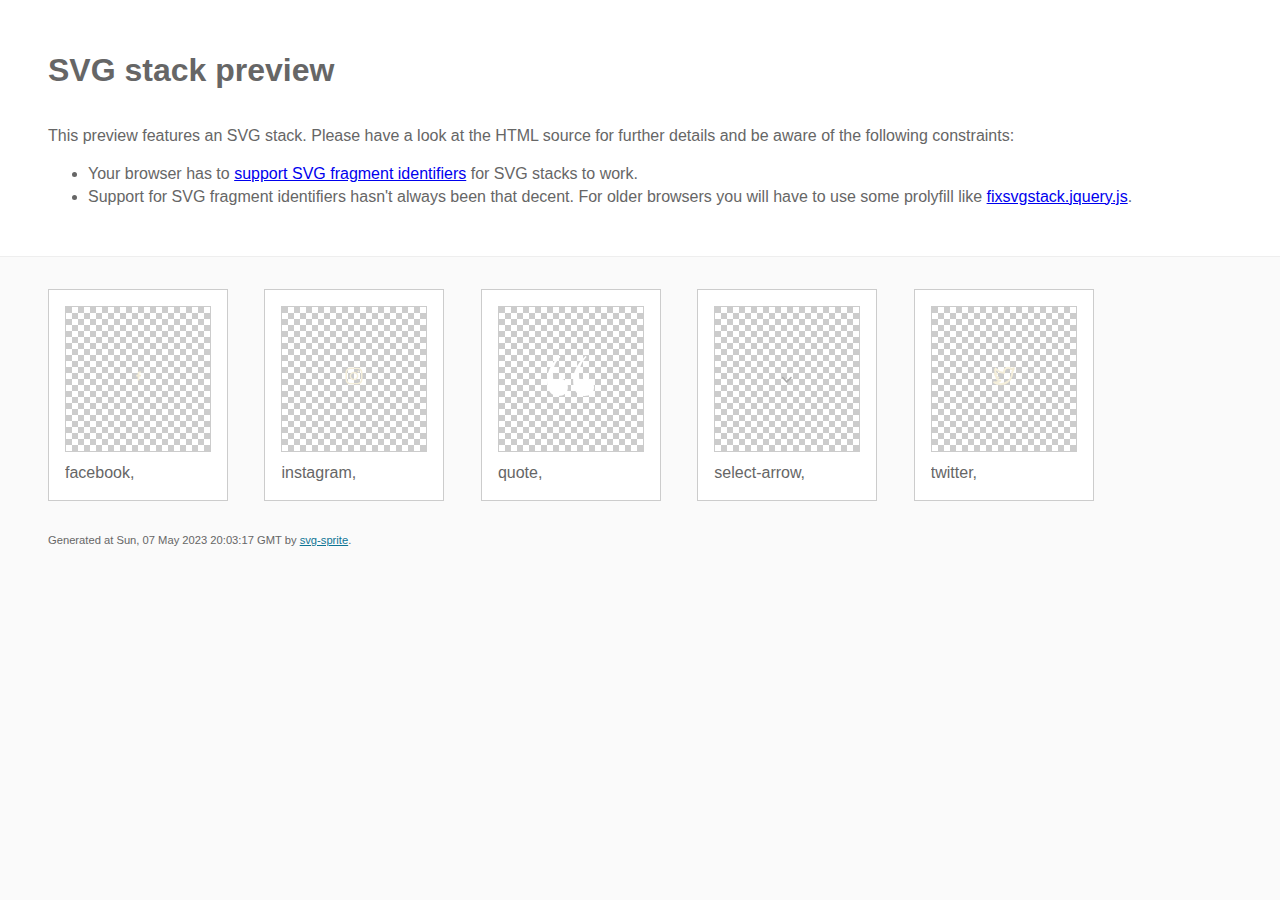
<file: img/stack/sprite.stack.html>
<!doctype html>
<html lang="en">
    <head>
        <meta charset="utf-8">
        <title>SVG stack preview | svg-sprite</title>
        <style>
            body {
                padding: 0;
                margin: 0;
                color: #666;
                background: #fafafa;
                font-family: Arial, Helvetica, sans-serif;
                font-size: 1em;
                line-height: 1.4;
            }

            header {
                display: block;
                padding: 3em 3em 2em;
                background-color: #fff;
            }

            header p {
                margin: 2em 0 0;
            }

            section {
                border-top: 1px solid #eee;
                padding: 2em 3em 0;
            }

            section ul {
                margin: 0;
                padding: 0;
            }

            section li {
                display: inline-block;
                background-color: #fff;
                position: relative;
                margin: 0 2em 2em 0;
                vertical-align: top;
                border: 1px solid #ccc;
                padding: 1em 1em 3em;
                cursor: default;
            }

            .icon-box {
                margin: 0;
                width: 144px;
                height: 144px;
                position: relative;
                background: #ccc url("data:image/svg+xml,%3Csvg xmlns='http://www.w3.org/2000/svg' width='12' height='12'%3E%3Cpath fill='%23fff' d='M6 0h6v6H6zM0 6h6v6H0z'/%3E%3C/svg%3E") top left repeat;
                border: 1px solid #ccc;
                display: table-cell;
                vertical-align: middle;
                text-align: center;
            }

            .icon {
                display: inline-block;
            }

            h1 {
                margin-top: 0;
            }

            h2 {
                margin: 0;
                padding: 0;
                font-size: 1em;
                font-weight: 400;
                white-space: nowrap;
                overflow: hidden;
                text-overflow: ellipsis;
                position: absolute;
                left: 1em;
                right: 1em;
                bottom: 1em;
            }

            footer {
                display: block;
                margin: 0;
                padding: 0 3em 3em;
            }

            footer p {
                margin: 0;
                font-size: .7em;
            }

            footer a {
                color: #0f7595;
                margin-left: 0;
            }
        </style>

<!--
Sprite shape dimensions
====================================================================================================
You will need to set the sprite shape dimensions via CSS when you use them as stack SVGs, otherwise
they would become a huge 100% in size. You may use the following dimension classes for doing so.
They might well be outsourced to an external stylesheet of course.
-->

<style>
 .svg-facebook-dims { width: 11px; height: 20px; }
 .svg-instagram-dims { width: 20px; height: 20px; }
 .svg-quote-dims { width: 47px; height: 40px; }
 .svg-select-arrow-dims { width: 14px; height: 9px; }
 .svg-twitter-dims { width: 23px; height: 20px; }
</style>

<!--
====================================================================================================
-->

    </head>
    <body>
        <header>
            <h1>SVG stack preview</h1>
            <p>This preview features an SVG stack. Please have a look at the HTML source for further details and be aware of the following constraints:</p>
            <ul>
                <li>Your browser has to <a href="https://caniuse.com/svg-fragment" target="_blank" rel="noopener noreferrer">support SVG fragment identifiers</a> for SVG stacks to work.</li>
                <li>Support for SVG fragment identifiers hasn't always been that decent. For older browsers you will have to use some prolyfill like <a href="https://github.com/preciousforever/SVG-Stacker/blob/master/fixsvgstack.jquery.js" target="_blank" rel="noopener noreferrer">fixsvgstack.jquery.js</a>.</li>
            </ul>
        </header>
        <section>

<!--
SVG stack
====================================================================================================
These SVG images make use of fragment identifiers (IDs) to reference certain portions of the
external sprite. By default, all shapes inside the sprite are hidden by CSS. The `:target` pseudo
selector is used to show the very shape that is referenced by the fragment identifier.
-->

            <ul>

             <li title="facebook">
                    <div class="icon-box">
                        <img src="../icons/icons.svg#facebook" class="svg-facebook-dims" alt="facebook">
                    </div>
                    <h2>facebook, </h2>
                </li>
             <li title="instagram">
                    <div class="icon-box">
                        <img src="../icons/icons.svg#instagram" class="svg-instagram-dims" alt="instagram">
                    </div>
                    <h2>instagram, </h2>
                </li>
             <li title="quote">
                    <div class="icon-box">
                        <img src="../icons/icons.svg#quote" class="svg-quote-dims" alt="quote">
                    </div>
                    <h2>quote, </h2>
                </li>
             <li title="select-arrow">
                    <div class="icon-box">
                        <img src="../icons/icons.svg#select-arrow" class="svg-select-arrow-dims" alt="select-arrow">
                    </div>
                    <h2>select-arrow, </h2>
                </li>
             <li title="twitter">
                    <div class="icon-box">
                        <img src="../icons/icons.svg#twitter" class="svg-twitter-dims" alt="twitter">
                    </div>
                    <h2>twitter, </h2>
                </li>
         </ul>

<!--
====================================================================================================
-->

        </section>
        <footer>
            <p>Generated at Sun, 07 May 2023 20:03:17 GMT by <a href="https://github.com/svg-sprite/svg-sprite" target="_blank" rel="noopener noreferrer">svg-sprite</a>.</p>
        </footer>
    </body>
</html>
</file>
<file: css/style.min.css>
@font-face {
  font-display: swap;
  font-family: "Noto Sans Georgian";
  font-style: normal;
  font-weight: 400;
  src: url(../fonts/noto-sans-georgian-v41-georgian-regular.woff2) format("woff2"), url(../fonts/noto-sans-georgian-v41-georgian-regular.woff) format("woff")
}

@font-face {
  font-display: swap;
  font-family: "Noto Sans Georgian";
  font-style: normal;
  font-weight: 500;
  src: url(../fonts/noto-sans-georgian-v41-georgian-500.woff2) format("woff2"), url(../fonts/noto-sans-georgian-v41-georgian-500.woff) format("woff")
}

@font-face {
  font-display: swap;
  font-family: "Noto Sans Georgian";
  font-style: normal;
  font-weight: 700;
  src: url(../fonts/noto-sans-georgian-v41-georgian-700.woff2) format("woff2"), url(../fonts/noto-sans-georgian-v41-georgian-700.woff) format("woff")
}

@font-face {
  font-display: swap;
  font-family: "Noto Sans";
  font-style: normal;
  font-weight: 400;
  src: url(../fonts/noto-sans-v28-cyrillic_cyrillic-ext_latin_latin-ext-regular.woff2) format("woff2"), url(../fonts/noto-sans-v28-cyrillic_cyrillic-ext_latin_latin-ext-regular.woff) format("woff")
}

@font-face {
  font-display: swap;
  font-family: "Noto Sans";
  font-style: normal;
  font-weight: 500;
  src: url(../fonts/noto-sans-v28-cyrillic_cyrillic-ext_latin_latin-ext-500.woff2) format("woff2"), url(../fonts/noto-sans-v28-cyrillic_cyrillic-ext_latin_latin-ext-500.woff) format("woff")
}

@font-face {
  font-display: swap;
  font-family: "Noto Sans";
  font-style: normal;
  font-weight: 600;
  src: url(../fonts/noto-sans-v28-cyrillic_cyrillic-ext_latin_latin-ext-600.woff2) format("woff2"), url(../fonts/noto-sans-v28-cyrillic_cyrillic-ext_latin_latin-ext-600.woff) format("woff")
}

@font-face {
  font-display: swap;
  font-family: "Noto Sans";
  font-style: normal;
  font-weight: 700;
  src: url(../fonts/noto-sans-v28-cyrillic_cyrillic-ext_latin_latin-ext-700.woff2) format("woff2"), url(../fonts/noto-sans-v28-cyrillic_cyrillic-ext_latin_latin-ext-700.woff) format("woff")
}

@font-face {
  font-display: swap;
  font-family: "Noto Sans Display";
  font-style: normal;
  font-weight: 400;
  src: url(../fonts/noto-sans-display-v20-cyrillic_latin-regular.eot);
  src: url(../fonts/noto-sans-display-v20-cyrillic_latin-regular.eot?#iefix) format("embedded-opentype"), url(../fonts/noto-sans-display-v20-cyrillic_latin-regular.woff2) format("woff2"), url(../fonts/noto-sans-display-v20-cyrillic_latin-regular.woff) format("woff"), url(../fonts/noto-sans-display-v20-cyrillic_latin-regular.ttf) format("truetype"), url(../fonts/noto-sans-display-v20-cyrillic_latin-regular.svg#NotoSansDisplay) format("svg")
}

* {
  padding: 0;
  margin: 0;
  border: 0
}

*,
:after,
:before {
  -webkit-box-sizing: border-box;
  box-sizing: border-box
}

:active,
:focus {
  outline: 0
}

a:active,
a:focus {
  outline: 0
}

aside,
footer,
header,
nav {
  display: block
}

body,
html {
  height: 100%;
  width: 100%;
  font-size: 14px
}

html {
  scroll-behavior: smooth
}

button {
  cursor: pointer
}

a,
a:visited {
  text-decoration: none
}

a:hover {
  text-decoration: none
}

ul li {
  list-style: none
}

body {
  font-display: swap;
  font-family: "Noto Sans Georgian";
  font-style: normal;
  font-weight: 400;
  font-size: .729vw
}

body.lock {
  overflow: hidden
}

body {
  --bg-gray: #b2b4b3;
  --bg-dark: #373737;
  --bg-black: #202020;
  --bg-light_grey: #f2f2f2;
  --bg-hover_red: #cd191c;
  --bg-red: #e12023;
  --bg-white: #ffffff;
  --bg-blue: #f3f8fb;
  --bg_red_white: #ffffff;
  --noto_sans: "Noto Sans"
}

body.ge {
  --noto_sans: "Noto Sans Georgian"
}

header.header.other_page {
  --bg-gray: #b2b4b3;
  --bg-dark: #ffffff;
  --bg-black: #202020;
  --bg-light_grey: #f2f2f2;
  --bg-hover_red: #cd191c;
  --bg-red: #e12023;
  --bg-white: #373737;
  --bg-blue: #f3f8fb;
  --bg_red_white: #e12023
}

input::-webkit-input-placeholder {
  opacity: 1;
  -webkit-transition: opacity .3s ease;
  transition: opacity .3s ease
}

input::-moz-placeholder {
  opacity: 1;
  -moz-transition: opacity .3s ease;
  transition: opacity .3s ease
}

input:-moz-placeholder {
  opacity: 1;
  -moz-transition: opacity .3s ease;
  transition: opacity .3s ease
}

input:-ms-input-placeholder {
  opacity: 1;
  -ms-transition: opacity .3s ease;
  transition: opacity .3s ease
}

input:focus::-webkit-input-placeholder {
  opacity: 0;
  -webkit-transition: opacity .3s ease;
  transition: opacity .3s ease
}

input:focus::-moz-placeholder {
  opacity: 0;
  -moz-transition: opacity .3s ease;
  transition: opacity .3s ease
}

input:focus:-moz-placeholder {
  opacity: 0;
  -moz-transition: opacity .3s ease;
  transition: opacity .3s ease
}

input:-ms-input-placeholder {
  opacity: 1;
  -ms-transition: opacity .3s ease;
  transition: opacity .3s ease;
  font-family: var(--noto_sans);
  font-style: normal;
  font-weight: 400;
  font-size: .938vw;
  line-height: 1.458vw;
  color: var(--bg-gray) !important
}

.wrapper {
  min-height: 100%;
  display: -webkit-box;
  display: -ms-flexbox;
  display: flex;
  -webkit-box-orient: vertical;
  -webkit-box-direction: normal;
  -ms-flex-direction: column;
  flex-direction: column;
  width: 100%
}

.wrapper.lock {
  overflow: hidden
}

section {
  overflow: hidden
}

.container {
  width: 93.75vw;
  margin: 0 auto
}

.container2 {
  width: 78.125vw;
  margin: 0 auto
}

.red_btn {
  width: 10.417vw;
  height: 2.865vw;
  background-color: var(--bg-red);
  display: -webkit-box;
  display: -ms-flexbox;
  display: flex;
  gap: .521vw;
  -webkit-box-align: center;
  -ms-flex-align: center;
  align-items: center;
  -webkit-box-pack: center;
  -ms-flex-pack: center;
  justify-content: center;
  font-family: var(--noto_sans);
  font-style: normal;
  font-weight: 500;
  font-size: .938vw;
  line-height: .052vw;
  color: var(--bg-white);
  -webkit-transition: .3s ease-in-out;
  -o-transition: .3s ease-in-out;
  transition: .3s ease-in-out;
  cursor: pointer
}

.red_btn:hover {
  -webkit-transition: .3s ease-in-out;
  -o-transition: .3s ease-in-out;
  transition: .3s ease-in-out;
  background-color: var(--bg-hover_red)
}

h2.title {
  font-family: var(--noto_sans);
  font-style: normal;
  font-weight: 700;
  font-size: 2.917vw;
  line-height: 3.958vw;
  color: var(--bg-black);
  position: relative;
  padding-bottom: 1.563vw;
  margin-bottom: 3.177vw;
  text-transform: uppercase
}

h2.title::after {
  content: "";
  height: .104vw;
  width: 3.125vw;
  background-color: var(--bg-red);
  position: absolute;
  bottom: 0;
  left: 0
}

p.text {
  font-family: var(--noto_sans);
  font-style: normal;
  font-weight: 400;
  font-size: 1.042vw;
  line-height: 1.563vw;
  color: var(--bg-dark)
}

h4.lit_title {
  font-family: var(--noto_sans);
  font-style: normal;
  font-weight: 700;
  font-size: 1.042vw;
  line-height: 1.458vw;
  color: var(--bg-black)
}

.red_border {
  padding-left: 1.042vw;
  border-left: .104vw solid var(--bg-hover_red);
  padding-bottom: 0;
  margin-top: 1.563vw;
  margin-bottom: 1.563vw
}

.red_border span {
  font-weight: 700;
  color: var(--bg-red)
}

.red {
  font-family: var(--noto_sans);
  font-style: normal;
  font-weight: 400;
  font-size: .938vw;
  line-height: 1.458vw;
  color: #373737;
  display: -webkit-box;
  display: -ms-flexbox;
  display: flex;
  -webkit-box-orient: vertical;
  -webkit-box-direction: normal;
  -ms-flex-direction: column;
  flex-direction: column;
  gap: .521vw
}

.red .red_list {
  font-family: var(--noto_sans);
  font-style: normal;
  font-weight: 400;
  font-size: .938vw;
  line-height: 1.458vw;
  color: #373737;
  padding-left: 1.042vw;
  position: relative
}

.red .red_list::before {
  content: "";
  width: .26vw;
  height: .26vw;
  position: absolute;
  top: .677vw;
  left: 0;
  background-color: var(--bg-red);
  border-radius: 50%
}

.red_btn:hover .arrow {
  -webkit-transform: translateX(.365vw);
  -ms-transform: translateX(.365vw);
  transform: translateX(.365vw);
  -webkit-transition: .3s ease-in-out;
  -o-transition: .3s ease-in-out;
  transition: .3s ease-in-out
}

.red_btn .arrow {
  -webkit-transform: translateX(0);
  -ms-transform: translateX(0);
  transform: translateX(0);
  -webkit-transition: .3s ease-in-out;
  -o-transition: .3s ease-in-out;
  transition: .3s ease-in-out
}

.red_btn .arrow svg {
  width: 1.25vw;
  height: 1.25vw
}

.header {
  position: fixed;
  width: 100%;
  z-index: 100;
  top: 0;
  left: 0;
  height: 6.25vw;
  border-bottom: .052vw solid var(--bg-gray);
  background-color: var(--bg-dark);
  -webkit-box-align: center;
  -ms-flex-align: center;
  align-items: center
}

.header .menu_icon.icon-menu.burger_btn {
  display: none
}

.header .burger-menu {
  display: none
}

.header .container {
  display: -webkit-box;
  display: -ms-flexbox;
  display: flex;
  -webkit-box-pack: justify;
  -ms-flex-pack: justify;
  justify-content: space-between;
  height: 100%;
  position: relative
}

.header .logo_header {
  width: 7.969vw;
  height: 100%;
  border-right: .052vw solid var(--bg-gray);
  display: -webkit-box;
  display: -ms-flexbox;
  display: flex;
  -webkit-box-pack: start;
  -ms-flex-pack: start;
  justify-content: flex-start;
  -webkit-box-align: center;
  -ms-flex-align: center;
  align-items: center
}

.header .logo {
  width: 6.406vw;
  height: 2.24vw
}

.header .logo img {
  width: 100%;
  -o-object-fit: cover;
  object-fit: cover;
  height: 100%
}

.header .nav {
  display: -webkit-box;
  display: -ms-flexbox;
  display: flex;
  gap: 1.771vw
}

.header .header_nav {
  display: -webkit-box;
  display: -ms-flexbox;
  display: flex;
  gap: 1.771vw;
  -webkit-box-align: center;
  -ms-flex-align: center;
  align-items: center;
  margin-left: -25vw
}

.header .header_li {
  list-style-type: none
}

.header .link {
  font-family: var(--noto_sans);
  font-style: normal;
  font-weight: 500;
  font-size: 1.042vw;
  line-height: 1.406vw;
  color: var(--bg-white);
  text-decoration: none;
  -webkit-transition: .3s ease-in-out;
  -o-transition: .3s ease-in-out;
  transition: .3s ease-in-out
}

.header .link:hover {
  color: var(--bg-red);
  text-decoration: none;
  -webkit-transition: .3s ease-in-out;
  -o-transition: .3s ease-in-out;
  transition: .3s ease-in-out
}

.header .last_block {
  display: -webkit-box;
  display: -ms-flexbox;
  display: flex;
  height: 100%
}

.header .sotial_icon {
  display: -webkit-box;
  display: -ms-flexbox;
  display: flex;
  gap: 1.042vw;
  -webkit-box-align: center;
  -ms-flex-align: center;
  align-items: center;
  -webkit-box-pack: center;
  -ms-flex-pack: center;
  justify-content: center;
  padding: 0 2.083vw;
  position: relative;
  border-left: .052vw solid var(--bg-gray)
}

.header .cont_us {
  position: absolute;
  left: 0;
  width: 100%;
  -webkit-transform: translateX(50%);
  -ms-transform: translateX(50%);
  transform: translateX(50%);
  margin-left: -50%;
  font-family: var(--noto_sans);
  font-style: normal;
  font-weight: 400;
  font-size: .729vw;
  line-height: 1.25vw;
  color: var(--bg-white);
  bottom: 1.042vw;
  text-align: center
}

.header .phone {
  width: 1.25vw;
  height: 1.25vw
}

.header .phone svg {
  width: 100%
}

.header .phone svg path {
  fill: var(--bg_red_white);
  -webkit-transition: .3s ease-in-out;
  -o-transition: .3s ease-in-out;
  transition: .3s ease-in-out
}

.header .phone:hover svg {
  width: 100%
}

.header .phone:hover svg path {
  fill: var(--bg-red);
  -webkit-transition: .3s ease-in-out;
  -o-transition: .3s ease-in-out;
  transition: .3s ease-in-out
}

.header .sotial_contact {
  display: -webkit-box;
  display: -ms-flexbox;
  display: flex;
  -webkit-box-align: center;
  -ms-flex-align: center;
  align-items: center;
  -webkit-box-pack: center;
  -ms-flex-pack: center;
  justify-content: center
}

.header .telegramm {
  width: 1.458vw;
  height: 1.458vw
}

.header .telegramm svg {
  width: 100%
}

.header .telegramm svg path {
  fill: var(--bg_red_white);
  -webkit-transition: .3s ease-in-out;
  -o-transition: .3s ease-in-out;
  transition: .3s ease-in-out
}

.header .telegramm:hover svg {
  width: 100%
}

.header .telegramm:hover svg path {
  fill: var(--bg-red);
  -webkit-transition: .3s ease-in-out;
  -o-transition: .3s ease-in-out;
  transition: .3s ease-in-out
}

.header .vatsap {
  width: 1.25vw;
  height: 1.25vw
}

.header .vatsap svg {
  width: 100%
}

.header .vatsap svg path {
  fill: var(--bg_red_white);
  -webkit-transition: .3s ease-in-out;
  -o-transition: .3s ease-in-out;
  transition: .3s ease-in-out
}

.header .vatsap:hover svg {
  width: 100%
}

.header .vatsap:hover svg path {
  fill: var(--bg-red);
  -webkit-transition: .3s ease-in-out;
  -o-transition: .3s ease-in-out;
  transition: .3s ease-in-out
}

.header .cart_shop {
  display: -webkit-box;
  display: -ms-flexbox;
  display: flex;
  -webkit-box-align: center;
  -ms-flex-align: center;
  align-items: center;
  -webkit-box-pack: center;
  -ms-flex-pack: center;
  justify-content: center;
  padding: 0 1.823vw;
  border-left: .052vw solid var(--bg-gray)
}

.header .cart_shop a {
  width: 1.302vw;
  height: 1.302vw;
  display: -webkit-box;
  display: -ms-flexbox;
  display: flex;
  -webkit-box-align: center;
  -ms-flex-align: center;
  align-items: center;
  -webkit-box-pack: center;
  -ms-flex-pack: center;
  justify-content: center
}

.header .cart_shop a svg {
  width: 100%
}

.header .cart_shop a svg path {
  stroke: var(--bg-white)
}

.header .langvich {
  display: -webkit-box;
  display: -ms-flexbox;
  display: flex;
  gap: .26vw;
  -webkit-box-align: center;
  -ms-flex-align: center;
  align-items: center;
  -webkit-box-pack: center;
  -ms-flex-pack: center;
  justify-content: center;
  border-left: .052vw solid var(--bg-gray);
  width: 4.896vw;
  overflow: hidden
}

.header .langvich:hover .lang {
  color: var(--bg-red);
  font-family: "Noto Sans Georgian";
  -webkit-transition: .3s ease-in-out;
  -o-transition: .3s ease-in-out;
  transition: .3s ease-in-out
}

.header .langvich:hover .arrov {
  -webkit-transform: scaleY(-1);
  -ms-transform: scaleY(-1);
  transform: scaleY(-1);
  -webkit-transition: .3s ease-in-out;
  -o-transition: .3s ease-in-out;
  transition: .3s ease-in-out
}

.header .langvich:hover .arrov svg path {
  fill: var(--bg-red);
  -webkit-transition: .3s ease-in-out;
  -o-transition: .3s ease-in-out;
  transition: .3s ease-in-out
}

.header .langvich:hover .lang_list {
  -webkit-transform: translateY(0);
  -ms-transform: translateY(0);
  transform: translateY(0);
  opacity: 1;
  -webkit-transition: .3s ease-in-out;
  -o-transition: .3s ease-in-out;
  transition: .3s ease-in-out
}

.header .langvich .lang {
  font-weight: 400;
  font-size: .833vw;
  line-height: 1.458vw;
  color: var(--bg-white);
  font-family: "Noto Sans Georgian";
  -webkit-transition: .3s ease-in-out;
  -o-transition: .3s ease-in-out;
  transition: .3s ease-in-out
}

.header .langvich .lang:hover {
  color: var(--bg-red);
  font-family: "Noto Sans Georgian";
  -webkit-transition: .3s ease-in-out;
  -o-transition: .3s ease-in-out;
  transition: .3s ease-in-out
}

.header .langvich .arrov {
  width: 1.302vw;
  display: -webkit-box;
  display: -ms-flexbox;
  display: flex;
  -webkit-box-align: center;
  -ms-flex-align: center;
  align-items: center;
  -webkit-transform: scaleY(1);
  -ms-transform: scaleY(1);
  transform: scaleY(1);
  -webkit-transition: .3s ease-in-out;
  -o-transition: .3s ease-in-out;
  transition: .3s ease-in-out
}

.header .langvich .arrov svg {
  width: 100%
}

.header .langvich .arrov svg path {
  fill: var(--bg-white);
  -webkit-transition: .3s ease-in-out;
  -o-transition: .3s ease-in-out;
  transition: .3s ease-in-out
}

.header .langvich .lang_list {
  position: absolute;
  top: 101%;
  background-color: var(--bg-dark);
  padding: 1.823vw;
  display: -webkit-box;
  display: -ms-flexbox;
  display: flex;
  -webkit-box-orient: vertical;
  -webkit-box-direction: normal;
  -ms-flex-direction: column;
  flex-direction: column;
  right: 0;
  -webkit-transform: translateY(50%);
  -ms-transform: translateY(50%);
  transform: translateY(50%);
  z-index: -1;
  opacity: 0;
  -webkit-transition: .3s ease-in-out;
  -o-transition: .3s ease-in-out;
  transition: .3s ease-in-out
}

.header .langvich .lang_list .lang_li {
  font-weight: 400;
  font-size: .833vw;
  line-height: 1.458vw;
  color: var(--bg-white);
  font-family: "Noto Sans Georgian";
  -webkit-transition: .3s ease-in-out;
  -o-transition: .3s ease-in-out;
  transition: .3s ease-in-out;
  cursor: pointer
}

.header .langvich .lang_list .lang_li:hover {
  color: var(--bg-red);
  font-family: "Noto Sans Georgian";
  -webkit-transition: .3s ease-in-out;
  -o-transition: .3s ease-in-out;
  transition: .3s ease-in-out
}

.main_banner {
  overflow: hidden;
  background-size: 100% 100%;
  background-repeat: no-repeat;
  background-position: left top;
  position: relative;
  z-index: 10;
  height: 52.083vw
}

.main_banner .main_banner_poligon {
  position: absolute;
  width: 100%;
  height: 10.417vw;
  -webkit-clip-path: polygon(0 100%, 0 22%, 22% 88%, 66% 35%, 82% 83%, 100% 50%, 100% 50%, 100% 100%);
  clip-path: polygon(0 100%, 0 22%, 22% 88%, 66% 35%, 82% 83%, 100% 50%, 100% 50%, 100% 100%);
  left: 0;
  bottom: 0;
  background-color: var(--bg-white);
  z-index: 15
}

.main_banner .slide_img {
  position: absolute;
  left: 0;
  bottom: 0;
  filter: brightness(51%) saturate(123%) opacity(89%) contrast(108%) invert(8%);
  -webkit-filter: brightness(51%) saturate(123%) opacity(89%) contrast(108%) invert(8%);
  -moz-filter: brightness(51%) saturate(123%) opacity(89%) contrast(108%) invert(8%)
}

.main_banner .slide_img img {
  width: 100%;
  height: auto;
  -o-object-fit: contain;
  object-fit: contain
}

.main_banner .swiper {
  height: 52.083vw;
  position: relative;
  z-index: 5
}

.main_banner .slide_content {
  position: absolute;
  z-index: 50;
  left: 11.094vw;
  top: 11.458vw;
  width: 38.281vw;
  display: -webkit-box;
  display: -ms-flexbox;
  display: flex;
  -webkit-box-orient: vertical;
  -webkit-box-direction: normal;
  -ms-flex-direction: column;
  flex-direction: column;
  -webkit-box-align: start;
  -ms-flex-align: start;
  align-items: flex-start;
  -webkit-box-pack: start;
  -ms-flex-pack: start;
  justify-content: flex-start
}

.main_banner .title {
  font-family: var(--noto_sans);
  font-style: normal;
  font-weight: 700;
  font-size: 2.917vw;
  line-height: 3.646vw;
  color: var(--bg-white)
}

.main_banner .title.ge {
  font-family: "Noto Sans Georgian"
}

.main_banner .subtitle {
  font-family: var(--noto_sans);
  font-style: normal;
  font-weight: 400;
  font-size: 1.042vw;
  line-height: 1.563vw;
  color: #fff;
  opacity: .9;
  width: 32.344vw;
  padding-top: 4.167vw;
  position: relative;
  padding-bottom: 4.167vw
}

.main_banner .subtitle::before {
  content: "";
  height: .104vw;
  width: 3.125vw;
  background-color: var(--bg-red);
  position: absolute;
  top: 2.083vw;
  left: 0
}

.main_banner .subtitle.ge {
  font-family: "Noto Sans Georgian"
}

.main_banner .btn_nav {
  display: -webkit-box;
  display: -ms-flexbox;
  display: flex;
  gap: 1.406vw
}

.main_banner .more_info {
  width: 10.417vw;
  height: 2.865vw;
  background-color: var(--bg-red);
  display: -webkit-box;
  display: -ms-flexbox;
  display: flex;
  gap: .521vw;
  -webkit-box-align: center;
  -ms-flex-align: center;
  align-items: center;
  -webkit-box-pack: center;
  -ms-flex-pack: center;
  justify-content: center;
  font-family: var(--noto_sans);
  font-style: normal;
  font-weight: 500;
  font-size: .938vw;
  line-height: .052vw;
  color: var(--bg-white)
}

.main_banner .more_info:hover {
  -webkit-transition: .3s ease-in-out;
  -o-transition: .3s ease-in-out;
  transition: .3s ease-in-out;
  background-color: var(--bg-hover_red)
}

.main_banner .more_info:hover .arrow {
  -webkit-transform: translateX(.365vw);
  -ms-transform: translateX(.365vw);
  transform: translateX(.365vw);
  -webkit-transition: .3s ease-in-out;
  -o-transition: .3s ease-in-out;
  transition: .3s ease-in-out
}

.main_banner .more_info .arrow {
  width: 1.25vw;
  height: 1.25vw;
  display: -webkit-box;
  display: -ms-flexbox;
  display: flex;
  -webkit-box-align: center;
  -ms-flex-align: center;
  align-items: center;
  -webkit-box-pack: center;
  -ms-flex-pack: center;
  justify-content: center;
  -webkit-transform: translateX(0);
  -ms-transform: translateX(0);
  transform: translateX(0);
  -webkit-transition: .3s ease-in-out;
  -o-transition: .3s ease-in-out;
  transition: .3s ease-in-out
}

.main_banner .more_info .arrow svg {
  width: 100%
}

.main_banner .sign {
  width: 10.417vw;
  height: 2.865vw;
  background: rgba(255, 255, 255, .4);
  -webkit-backdrop-filter: blur(.104vw);
  backdrop-filter: blur(.104vw);
  display: -webkit-box;
  display: -ms-flexbox;
  display: flex;
  -webkit-box-align: center;
  -ms-flex-align: center;
  align-items: center;
  -webkit-box-pack: center;
  -ms-flex-pack: center;
  justify-content: center;
  font-family: var(--noto_sans);
  font-style: normal;
  font-weight: 500;
  font-size: .938vw;
  line-height: .052vw;
  color: var(--bg-white)
}

.main_banner .swiper-button-next:after,
.main_banner .swiper-button-prev:after {
  font-family: swiper-icons;
  font-size: 0;
  text-transform: none !important;
  letter-spacing: 0;
  font-variant: initial;
  line-height: 1;
  z-index: 20 !important
}

.main_banner .banner-button-prev {
  font-size: 0 !important;
  z-index: 20 !important
}

.main_banner .banner-button-prev svg {
  width: 2.344vw;
  min-width: 2.344vw;
  height: .521vw
}

.main_banner .banner-button-next {
  font-size: 0 !important;
  z-index: 20 !important
}

.main_banner .banner-button-next svg {
  width: 2.344vw;
  min-width: 2.344vw;
  height: .521vw
}

.main_banner .swiper-button-prev,
.main_banner .swiper-rtl .swiper-button-next {
  left: 42.854vw;
  right: auto;
  top: 50.208vw
}

.main_banner .swiper-button-next,
.main_banner .swiper-rtl .swiper-button-prev {
  right: 42.854vw;
  left: auto;
  top: 50.208vw
}

.main_banner .banner-pagination {
  bottom: 1.563vw !important;
  display: -webkit-box;
  display: -ms-flexbox;
  display: flex;
  -webkit-box-align: center;
  -ms-flex-align: center;
  align-items: center;
  -webkit-box-pack: center;
  -ms-flex-pack: center;
  justify-content: center;
  z-index: 20 !important
}

.main_banner .swiper-pagination-bullet.swiper-pagination-bullet-active {
  width: .625vw;
  height: .625vw;
  background-color: var(--bg-red);
  border-radius: 0
}

.main_banner .swiper-pagination-bullet {
  width: .521vw;
  height: .521vw;
  background-color: var(--bg-white);
  border: .052vw solid var(--bg-gray);
  border-radius: 0;
  opacity: 1
}

.catalog {
  padding-top: 5.208vw;
  padding-bottom: 6.771vw
}

.catalog .category_position {
  display: -webkit-box;
  display: -ms-flexbox;
  display: flex;
  -webkit-box-pack: justify;
  -ms-flex-pack: justify;
  justify-content: space-between
}

.catalog .category_item {
  position: relative;
  width: 30.208vw;
  height: 41.667vw;
  overflow: hidden
}

.catalog .category_item::before {
  content: "";
  width: 100%;
  height: 100%;
  background-color: #373737;
  opacity: .4;
  -webkit-transition: .3s ease-in-out;
  -o-transition: .3s ease-in-out;
  transition: .3s ease-in-out;
  z-index: 5;
  position: absolute;
  top: 0;
  left: 0
}

.catalog .category_item:hover::before {
  content: "";
  opacity: 0;
  -webkit-transition: .3s ease-in-out;
  -o-transition: .3s ease-in-out;
  transition: .3s ease-in-out
}

.catalog .category_item:hover .title_category {
  background-color: var(--bg-red);
  -webkit-transition: .3s ease-in-out;
  -o-transition: .3s ease-in-out;
  transition: .3s ease-in-out
}

.catalog .category_item:hover .category_img {
  -webkit-transition: .3s ease-in-out;
  -o-transition: .3s ease-in-out;
  transition: .3s ease-in-out;
  -webkit-transform: scale(1.27);
  -ms-transform: scale(1.27);
  transform: scale(1.27)
}

.catalog .category_item .title_category {
  position: absolute;
  top: 0;
  left: 0;
  width: 15.625vw;
  height: 6.25vw;
  z-index: 10;
  display: -webkit-box;
  display: -ms-flexbox;
  display: flex;
  -webkit-box-align: center;
  -ms-flex-align: center;
  align-items: center;
  -webkit-box-pack: start;
  -ms-flex-pack: start;
  justify-content: flex-start;
  padding-left: 1.563vw;
  background-color: transparent;
  color: var(--bg-white);
  -webkit-transition: .3s ease-in-out;
  -o-transition: .3s ease-in-out;
  transition: .3s ease-in-out;
  font-family: var(--noto_sans);
  font-style: normal;
  font-weight: 500;
  font-size: 1.563vw;
  line-height: 2.135vw
}

.catalog .category_item .category_img {
  width: 100%;
  height: 100%;
  -o-object-fit: cover;
  object-fit: cover;
  -webkit-transition: .3s ease-in-out;
  -o-transition: .3s ease-in-out;
  transition: .3s ease-in-out;
  -webkit-transform: scale(1);
  -ms-transform: scale(1);
  transform: scale(1)
}

.new_prod_sale {
  padding-bottom: 6.771vw
}

.new_prod_sale .metka {
  position: absolute;
  width: 3.438vw;
  height: 1.302vw;
  display: -webkit-box;
  display: -ms-flexbox;
  display: flex;
  -webkit-box-align: center;
  -ms-flex-align: center;
  align-items: center;
  -webkit-box-pack: center;
  -ms-flex-pack: center;
  justify-content: center;
  font-family: var(--noto_sans);
  font-style: normal;
  font-weight: 400;
  font-size: .833vw;
  line-height: 1.25vw;
  color: var(--bg-white)
}

.new_prod_sale .new {
  left: 1.042vw;
  top: .833vw;
  background-color: var(--bg-black)
}

.new_prod_sale .sale {
  right: 1.042vw;
  top: .833vw;
  background-color: var(--bg-red)
}

.new_prod_sale .new_prod_items {
  display: -ms-grid;
  display: grid;
  -ms-grid-columns: 1fr 1fr 1fr 1fr;
  grid-template-columns: 1fr 1fr 1fr 1fr;
  -webkit-column-gap: 1.563vw;
  -moz-column-gap: 1.563vw;
  column-gap: 1.563vw;
  row-gap: 2.604vw
}

.new_prod_sale .new_prod_item {
  width: 18.229vw;
  height: 25.979vw;
  position: relative;
  border: .052vw solid rgba(178, 180, 179, .6);
  padding: .833vw 1.042vw;
  display: -webkit-box;
  display: -ms-flexbox;
  display: flex;
  -webkit-box-orient: vertical;
  -webkit-box-direction: normal;
  -ms-flex-direction: column;
  flex-direction: column
}

.new_prod_sale .red_btn {
  width: 100%;
  margin-top: 1vw
}

.new_prod_sale .red_btn svg {
  width: 1.5vw;
  height: 1.3vw
}

.new_prod_sale .img {
  width: 16.146vw;
  height: 11.979vw;
  margin-bottom: .833vw
}

.new_prod_sale .img img {
  width: 100%;
  height: 100%;
  -o-object-fit: cover;
  object-fit: cover;
  -o-object-position: center;
  object-position: center
}

.new_prod_sale .lit_title {
  margin-bottom: .417vw
}

.new_prod_sale .text {
  margin-bottom: .938vw
}

.new_prod_sale .price {
  display: -webkit-box;
  display: -ms-flexbox;
  display: flex;
  gap: .521vw;
  -webkit-box-align: end;
  -ms-flex-align: end;
  align-items: flex-end;
  -webkit-box-pack: start;
  -ms-flex-pack: start;
  justify-content: flex-start
}

.new_prod_sale .new_price {
  font-family: var(--noto_sans);
  font-style: normal;
  font-weight: 700;
  font-size: 1.042vw;
  line-height: 1.458vw;
  color: var(--bg-black)
}

.new_prod_sale .old_price {
  font-family: var(--noto_sans);
  font-style: normal;
  font-weight: 400;
  font-size: .833vw;
  line-height: 1.25vw;
  color: var(--bg-gray)
}

.no-webp .rental {
  background-image: url(../img/block.png)
}

.rental {
  padding: 6.042vw 0 5.885vw 0;
  background-size: 100% 100%;
  background-repeat: no-repeat;
  background-position: 0 0;
  display: -webkit-box;
  display: -ms-flexbox;
  display: flex;
  -webkit-box-pack: end;
  -ms-flex-pack: end;
  justify-content: flex-end
}

.rental .rental_content {
  display: -webkit-box;
  display: -ms-flexbox;
  display: flex;
  -webkit-box-align: start;
  -ms-flex-align: start;
  align-items: flex-start;
  -webkit-box-pack: justify;
  -ms-flex-pack: justify;
  justify-content: space-between;
  width: 81.146vw;
  background-color: var(--bg-white);
  padding: 8.333vw 3.125vw
}

.rental .left_block {
  width: 29.844vw
}

.rental .text {
  padding-bottom: 3.646vw
}

.rental .sotial {
  display: -webkit-box;
  display: -ms-flexbox;
  display: flex;
  -webkit-box-pack: start;
  -ms-flex-pack: start;
  justify-content: flex-start;
  gap: 1.042vw
}

.rental .red_btn svg {
  width: 1.302vw;
  height: 1.302vw
}

.rental .red_btn svg path {
  fill: var(--bg-white)
}

.rental .right_block {
  width: 39.896vw
}

.rental .right_block img {
  -o-object-fit: cover;
  object-fit: cover;
  height: 100%;
  width: 100%
}

.about {
  padding-top: 6.771vw;
  padding-bottom: 5.729vw
}

.about .container2 {
  display: -webkit-box;
  display: -ms-flexbox;
  display: flex;
  gap: 2.083vw
}

.about .left_block {
  width: 29.688vw;
  height: 36.458vw
}

.about .left_block img {
  width: 100%;
  -o-object-fit: cover;
  object-fit: cover;
  height: 100%
}

.about .right_block {
  width: 33.333vw
}

.about .text {
  padding-bottom: 4.688vw
}

.news {
  padding-bottom: 5.104vw
}

.news .news_container {
  display: -ms-grid;
  display: grid;
  -ms-grid-columns: 1fr 1fr 1fr 1fr;
  grid-template-columns: 1fr 1fr 1fr 1fr;
  -webkit-column-gap: 1.667vw;
  -moz-column-gap: 1.667vw;
  column-gap: 1.667vw
}

.news .item_new {
  width: 18.229vw;
  height: 22.917vw;
  border: .052vw solid #e2e9e6
}

.news .item_new:hover .news_img img {
  -webkit-transform: scale(1.1);
  -ms-transform: scale(1.1);
  transform: scale(1.1);
  -webkit-transition: .3s ease-in-out;
  -o-transition: .3s ease-in-out;
  transition: .3s ease-in-out
}

.news .item_new .news_img {
  width: 100%;
  height: 8.333vw;
  overflow: hidden
}

.news .item_new .news_img img {
  width: 100%;
  height: 100%;
  -o-object-fit: cover;
  object-fit: cover;
  -webkit-transform: scale(1);
  -ms-transform: scale(1);
  transform: scale(1);
  -webkit-transition: .3s ease-in-out;
  -o-transition: .3s ease-in-out;
  transition: .3s ease-in-out
}

.news .content_news {
  width: 100%;
  height: 14.583vw;
  padding: 1.042vw;
  position: relative
}

.news .data {
  display: -webkit-box;
  display: -ms-flexbox;
  display: flex;
  -webkit-box-align: center;
  -ms-flex-align: center;
  align-items: center;
  gap: .521vw
}

.news .data svg {
  width: 1.146vw;
  height: 1.25vw
}

.news .data_text {
  font-family: var(--noto_sans);
  font-style: normal;
  font-weight: 400;
  font-size: .729vw;
  line-height: 1.25vw;
  color: var(--bg-gray)
}

.news .lit_title {
  font-size: .938vw;
  padding-top: .417vw
}

.news .text {
  font-size: .833vw;
  line-height: 1.25vw;
  height: 3.646vw;
  overflow: hidden
}

.news .red_text {
  font-size: .833vw;
  line-height: 1.25vw;
  color: #e12023;
  text-decoration: none;
  position: absolute;
  left: 1.042vw;
  bottom: 0;
  font-family: var(--noto_sans)
}

.news .red_btn {
  margin: 0 auto;
  width: 14.583vw;
  margin-top: 2.604vw
}

.no-webp .footer {
  background-image: url(../img/footer.png)
}

.footer {
  padding-top: 8.802vw;
  padding-bottom: 1.823vw;
  background-size: 100%;
  background-repeat: no-repeat
}

.footer .container2 {
  overflow: hidden
}

.footer .footer_top {
  display: -webkit-box;
  display: -ms-flexbox;
  display: flex;
  -webkit-box-align: center;
  -ms-flex-align: center;
  align-items: center;
  -webkit-box-pack: center;
  -ms-flex-pack: center;
  justify-content: center;
  padding-bottom: 4.167vw;
  border-bottom: .052vw solid var(--bg-gray)
}

.footer .footer_nav {
  display: -webkit-box;
  display: -ms-flexbox;
  display: flex;
  gap: 3.646vw
}

.footer .li_footer {
  list-style-type: none
}

.footer .link {
  font-family: var(--noto_sans);
  font-style: normal;
  font-weight: 500;
  font-size: 1.042vw;
  line-height: 1.406vw;
  color: #fff;
  -webkit-transition: .3s ease-in-out;
  -o-transition: .3s ease-in-out;
  transition: .3s ease-in-out
}

.footer .link:hover {
  color: var(--bg-red);
  -webkit-transition: .3s ease-in-out;
  -o-transition: .3s ease-in-out;
  transition: .3s ease-in-out
}

.footer .footer_bottom {
  padding-top: 4.896vw;
  display: -webkit-box;
  display: -ms-flexbox;
  display: flex;
  -webkit-box-align: start;
  -ms-flex-align: start;
  align-items: flex-start;
  -webkit-box-pack: justify;
  -ms-flex-pack: justify;
  justify-content: space-between
}

.footer .logo_footer {
  width: 11.198vw;
  height: 3.854vw;
  display: block;
  margin-top: 1.042vw;
  margin-bottom: 1.042vw
}

.footer .logo_footer img {
  width: 100%;
  height: 100%;
  -o-object-fit: cover;
  object-fit: cover
}

.footer .text_footer {
  font-family: var(--noto_sans);
  font-style: normal;
  font-weight: 400;
  font-size: .833vw;
  line-height: 1.25vw;
  color: var(--bg-white);
  width: 13.177vw
}

.footer .sotial_footer {
  display: -webkit-box;
  display: -ms-flexbox;
  display: flex;
  gap: 1.042vw;
  margin-top: 2.5vw;
  margin-bottom: 1.979vw
}

.footer .telegramm,
.footer .watsap {
  width: 2.083vw;
  height: 2.083vw;
  display: -webkit-box;
  display: -ms-flexbox;
  display: flex;
  -webkit-box-align: center;
  -ms-flex-align: center;
  align-items: center;
  -webkit-box-pack: center;
  -ms-flex-pack: center;
  justify-content: center;
  border: .052vw solid var(--bg-white);
  -webkit-transition: .3s ease-in-out;
  -o-transition: .3s ease-in-out;
  transition: .3s ease-in-out
}

.footer .telegramm:hover,
.footer .watsap:hover {
  border: .052vw solid var(--bg-red);
  -webkit-transition: .3s ease-in-out;
  -o-transition: .3s ease-in-out;
  transition: .3s ease-in-out
}

.footer .telegramm:hover svg path,
.footer .watsap:hover svg path {
  fill: var(--bg-red);
  -webkit-transition: .3s ease-in-out;
  -o-transition: .3s ease-in-out;
  transition: .3s ease-in-out
}

.footer .telegramm svg,
.footer .watsap svg {
  width: 1.333vw;
  height: 1.333vw
}

.footer .telegramm svg path,
.footer .watsap svg path {
  fill: var(--bg-white);
  -webkit-transition: .3s ease-in-out;
  -o-transition: .3s ease-in-out;
  transition: .3s ease-in-out
}

.footer .block_item {
  display: -webkit-box;
  display: -ms-flexbox;
  display: flex;
  gap: 1.042vw;
  -webkit-box-align: start;
  -ms-flex-align: start;
  align-items: flex-start;
  width: 25.469vw;
  margin-bottom: 3.906vw
}

.footer .svg svg {
  width: 1.25vw;
  height: 1.25vw
}

.footer .contacts {
  display: -webkit-box;
  display: -ms-flexbox;
  display: flex;
  -webkit-box-orient: vertical;
  -webkit-box-direction: normal;
  -ms-flex-direction: column;
  flex-direction: column;
  gap: .521vw
}

.footer .lit_title {
  font-size: 1.042vw;
  line-height: 1.458vw;
  color: var(--bg-white)
}

.footer .text {
  font-size: .938vw;
  line-height: 1.458vw;
  color: var(--bg-white)
}

.footer .block_footer.grid_footer {
  margin-left: 12.5vw;
  display: -ms-grid;
  display: grid;
  -ms-grid-columns: 1fr 1fr;
  grid-template-columns: 1fr 1fr;
  -webkit-column-gap: 4.167vw;
  -moz-column-gap: 4.167vw;
  column-gap: 4.167vw
}

.main_banner.catalog_banner {
  height: 31.771vw
}

.main_banner.catalog_banner .swiper {
  height: 31.771vw
}

.main_banner.catalog_banner .slide_content {
  top: 55%;
  left: 50%;
  -webkit-transform: translate(-50%, -50%);
  -ms-transform: translate(-50%, -50%);
  transform: translate(-50%, -50%)
}

.main_banner.catalog_banner .title {
  text-align: center;
  width: 100%
}

.main_banner.catalog_banner .main_banner_poligon {
  position: absolute;
  width: 100%;
  height: 10.417vw;
  -webkit-clip-path: polygon(0 80%, 0 22%, 22% 70%, 66% 35%, 80% 73%, 100% 50%, 100% 50%, 100% 80%);
  clip-path: polygon(0 80%, 0 22%, 22% 70%, 66% 35%, 80% 73%, 100% 50%, 100% 50%, 100% 80%);
  left: 0;
  bottom: -7%;
  background-color: var(--bg-white);
  z-index: 15
}

.catalog.catalog_page .category_item {
  width: 22.292vw;
  height: 13.542vw
}

.catalog.catalog_page .category_item:hover .title_category {
  background-color: transparent;
  -webkit-transition: .3s ease-in-out;
  -o-transition: .3s ease-in-out;
  transition: .3s ease-in-out
}

.new_prod_sale.cat_all .container {
  display: -webkit-box;
  display: -ms-flexbox;
  display: flex;
  gap: 1.563vw;
  -webkit-box-pack: justify;
  -ms-flex-pack: justify;
  justify-content: space-between;
  -webkit-box-align: start;
  -ms-flex-align: start;
  align-items: flex-start
}

.new_prod_sale.cat_all .button_filters {
  display: none
}

.new_prod_sale.cat_all .close_filter {
  display: none
}

.new_prod_sale.cat_all .filters {
  width: 22.292vw;
  min-width: 22.292vw;
  padding: 1.042vw
}

.new_prod_sale.cat_all .ul_cat {
  font-family: var(--noto_sans);
  font-style: normal;
  font-weight: 700;
  font-size: .938vw;
  line-height: 1.406vw;
  color: var(--bg-dark);
  padding: .521vw 1.042vw
}

.new_prod_sale.cat_all .li_cat {
  font-family: var(--noto_sans);
  font-style: normal;
  font-weight: 400;
  font-size: .938vw;
  line-height: 1.458vw;
  color: var(--bg-gray);
  padding-left: 1.563vw;
  padding: .521vw 1.042vw
}

.new_prod_sale.cat_all .container2 {
  display: -webkit-box;
  display: -ms-flexbox;
  display: flex;
  -webkit-box-orient: vertical;
  -webkit-box-direction: normal;
  -ms-flex-direction: column;
  flex-direction: column;
  gap: 1.563vw
}

.new_prod_sale.cat_all .paginatia {
  display: -webkit-box;
  display: -ms-flexbox;
  display: flex
}

.new_prod_sale.cat_all .paginatia .text {
  display: -webkit-box;
  display: -ms-flexbox;
  display: flex
}

.new_prod_sale.cat_all .pagin_page {
  width: 2.083vw;
  height: 2.083vw;
  display: -webkit-box;
  display: -ms-flexbox;
  display: flex;
  -webkit-box-align: center;
  -ms-flex-align: center;
  align-items: center;
  -webkit-box-pack: center;
  -ms-flex-pack: center;
  justify-content: center
}

.new_prod_sale.cat_all .pagin_page.active {
  background-color: var(--bg-red);
  color: var(--bg-white)
}

.new_prod_sale.cat_all .new_prod_item {
  width: 16.354vw
}

.breadscrumbs_container {
  padding-top: 1.042vw
}

.breadscrumbs_container .container2 .breadscrumbs {
  display: -webkit-box;
  display: -ms-flexbox;
  display: flex;
  gap: .26vw
}

.breadscrumbs_container .container2 .home_link {
  font-family: var(--noto_sans);
  font-style: normal;
  font-weight: 400;
  font-size: .833vw;
  line-height: 1.25vw;
  color: var(--bg-black)
}

.breadscrumbs_container .container2 .arr {
  width: 1.25vw;
  height: 1.25vw;
  display: -webkit-box;
  display: -ms-flexbox;
  display: flex;
  -webkit-box-align: center;
  -ms-flex-align: center;
  align-items: center;
  -webkit-box-pack: center;
  -ms-flex-pack: center;
  justify-content: center
}

.breadscrumbs_container .container2 .arr svg {
  width: .386vw;
  height: .625vw
}

.breadscrumbs_container .container2 .title_name {
  font-family: var(--noto_sans);
  font-style: normal;
  font-weight: 400;
  font-size: .833vw;
  line-height: 1.25vw;
  color: var(--bg-gray)
}

.about_768 {
  display: none
}

.slogan .container2 {
  margin-top: 3.125vw;
  margin-bottom: 5.208vw;
  display: -webkit-box;
  display: -ms-flexbox;
  display: flex;
  -webkit-box-pack: center;
  -ms-flex-pack: center;
  justify-content: center
}

.slogan .container2 .slogan-title {
  width: 61.927vw;
  padding: 3.125vw 1.042vw;
  font-family: var(--noto_sans);
  font-style: normal;
  font-weight: 700;
  font-size: 1.563vw;
  line-height: 2.083vw;
  text-align: center;
  color: var(--bg-black);
  position: relative
}

.slogan .container2 .slogan-title span {
  color: var(--bg-red)
}

.no-webp .slogan .container2 .slogan-title::before {
  background-image: url(../img/about1.png)
}

.slogan .container2 .slogan-title::before {
  content: "";
  background-size: 100% 100%;
  width: 4.271vw;
  height: 2.5vw;
  position: absolute;
  top: 0;
  left: 0
}

.no-webp .slogan .container2 .slogan-title::after {
  background-image: url(../img/about2.png)
}

.slogan .container2 .slogan-title::after {
  content: "";
  background-size: 100% 100%;
  width: 4.271vw;
  height: 2.5vw;
  position: absolute;
  bottom: 1.042vw;
  right: 0
}

.description_about_us .container {
  display: -webkit-box;
  display: -ms-flexbox;
  display: flex;
  -webkit-box-pack: end;
  -ms-flex-pack: end;
  justify-content: flex-end;
  gap: 1.563vw
}

.description_about_us .left_block {
  width: 46.094vw
}

.description_about_us .text {
  padding-bottom: 1.563vw;
  font-size: 1.042vw;
  line-height: 1.563vw
}

.description_about_us .text.big {
  font-size: 1.042vw;
  line-height: 1.563vw
}

.description_about_us .right_block {
  width: 38.125vw;
  height: 25.625vw;
  overflow: hidden
}

.description_about_us .right_block img {
  width: 100%;
  height: 100%;
  -o-object-fit: cover;
  object-fit: cover
}

.description_about_us .items_about {
  padding-left: 7.969vw;
  padding-top: 2.604vw;
  padding-bottom: 6.771vw;
  display: -ms-grid;
  display: grid;
  -ms-grid-columns: 1fr 1fr;
  grid-template-columns: 1fr 1fr;
  row-gap: 2.604vw;
  -webkit-column-gap: 9.375vw;
  -moz-column-gap: 9.375vw;
  column-gap: 9.375vw
}

.description_about_us .item_about {
  display: -webkit-box;
  display: -ms-flexbox;
  display: flex;
  gap: 1.563vw;
  width: 38.125vw
}

.description_about_us .icon {
  width: 3.646vw;
  height: 3.646vw
}

.description_about_us .svid {
  font-family: var(--noto_sans);
  font-style: normal;
  font-weight: 500;
  font-size: .938vw;
  line-height: 1.406vw;
  display: -webkit-box;
  display: -ms-flexbox;
  display: flex;
  -webkit-box-align: center;
  -ms-flex-align: center;
  align-items: center;
  color: #373737;
  opacity: .7
}

.description_about_us .svid img {
  width: .729vw;
  margin-left: .781vw
}

.sup_rental {
  padding-top: 3.125vw
}

.sup_rental .rental_description {
  display: -webkit-box;
  display: -ms-flexbox;
  display: flex;
  gap: 4.635vw;
  margin-top: 3.646vw
}

.sup_rental .rent_text {
  padding-bottom: 1.563vw
}

.sup_rental .right_block {
  width: 27.135vw
}

.sup_rental .rental_img {
  width: 27.135vw;
  height: 26.354vw;
  margin-bottom: 1.563vw
}

.sup_rental .rental_img img {
  width: 100%;
  height: 100%;
  -o-object-fit: cover;
  object-fit: cover
}

.sup_rental .lit_title {
  font-size: 1.042vw;
  line-height: 1.458vw;
  padding-bottom: 1.042vw
}

.sup_rental .red {
  display: -webkit-box;
  display: -ms-flexbox;
  display: flex;
  -webkit-box-orient: vertical;
  -webkit-box-direction: normal;
  -ms-flex-direction: column;
  flex-direction: column;
  gap: .781vw
}

.sup_rental .red_li {
  padding-left: 1.042vw;
  position: relative;
  font-family: var(--noto_sans);
  font-style: normal;
  font-weight: 400;
  font-size: .938vw;
  line-height: 1.563vw
}

.sup_rental .red_li::before {
  content: "";
  width: .26vw;
  height: .26vw;
  position: absolute;
  top: .677vw;
  left: 0;
  background-color: var(--bg-red);
  border-radius: 50%
}

.sup_rental .left_block {
  width: 46.094vw;
  padding: 2.083vw;
  background-color: var(--bg-blue);
  display: -webkit-box;
  display: -ms-flexbox;
  display: flex;
  -webkit-box-orient: vertical;
  -webkit-box-direction: normal;
  -ms-flex-direction: column;
  flex-direction: column;
  gap: 1.563vw
}

.sup_rental .left_block .lit_title {
  font-size: 1.563vw;
  line-height: 2.083vw
}

.sup_rental .price_rent {
  width: 100%;
  padding: 1.042vw;
  background-color: var(--bg-white);
  display: -webkit-box;
  display: -ms-flexbox;
  display: flex;
  -webkit-box-orient: vertical;
  -webkit-box-direction: normal;
  -ms-flex-direction: column;
  flex-direction: column;
  gap: .625vw
}

.sup_rental .rpice {
  display: -webkit-box;
  display: -ms-flexbox;
  display: flex;
  gap: 1.563vw;
  -webkit-box-align: end;
  -ms-flex-align: end;
  align-items: flex-end
}

.sup_rental .rpice .text {
  font-size: 1.042vw;
  line-height: 1.563vw
}

.sup_rental .how_match {
  font-family: "Noto Sans Georgian";
  font-style: normal;
  font-weight: 700;
  font-size: 1.563vw;
  line-height: 1.563vw;
  color: var(--bg-red);
  display: -webkit-box;
  display: -ms-flexbox;
  display: flex;
  -webkit-box-align: end;
  -ms-flex-align: end;
  align-items: flex-end;
  gap: .26vw
}

.sup_rental .how_match span {
  color: var(--bg-black);
  font-size: 1.042vw;
  line-height: 1.302vw;
  display: -webkit-box;
  display: -ms-flexbox;
  display: flex;
  gap: .26vw
}

.sup_rental .red_border {
  padding-top: 1.875vw;
  padding-bottom: 1.875vw
}

.no-webp .want_rent {
  background-image: url(../img/ban.png)
}

.want_rent {
  margin-top: 4.688vw;
  padding-top: 3.594vw;
  padding-bottom: 8.698vw;
  background-size: 100% 100%;
  background-repeat: no-repeat;
  margin-bottom: -4.688vw
}

.want_rent .title {
  font-size: 1.563vw;
  line-height: 2.083vw;
  width: 31.25vw;
  margin-bottom: 1.302vw
}

.want_rent .text {
  padding-bottom: 2.083vw
}

.want_rent .sotial {
  display: -webkit-box;
  display: -ms-flexbox;
  display: flex;
  gap: 1.563vw
}

.want_rent .about_768 {
  display: none
}

.breadscrumbs_container.news {
  padding-top: 8.854vw;
  padding-bottom: 3.125vw
}

.news_container.hews_page {
  row-gap: 2.083vw
}

.news .paginatia {
  display: -webkit-box;
  display: -ms-flexbox;
  display: flex;
  margin-top: 2.083vw
}

.news .paginatia .text {
  display: -webkit-box;
  display: -ms-flexbox;
  display: flex
}

.news .pagin_page {
  width: 2.083vw;
  height: 2.083vw;
  display: -webkit-box;
  display: -ms-flexbox;
  display: flex;
  -webkit-box-align: center;
  -ms-flex-align: center;
  align-items: center;
  -webkit-box-pack: center;
  -ms-flex-pack: center;
  justify-content: center
}

.news .pagin_page.active {
  background-color: var(--bg-red);
  color: var(--bg-white)
}

.news_ins {
  width: 100%;
  height: 24.479vw;
  -o-object-fit: cover;
  object-fit: cover;
  padding-top: 2.083vw
}

.news_inside_content {
  padding-bottom: 6.771vw
}

.news_inside_content .text {
  padding-top: 1.563vw
}

.news_inside_content .lit_title {
  padding-top: 2.083vw
}

.news_inside_content .new_prod_sale {
  padding-top: 2.083vw;
  padding-bottom: 1.563vw
}

.news_inside_content .new_prod_sale .text {
  padding-top: .521vw;
  margin-bottom: .417vw
}

.news_inside_content .new_prod_sale .lit_title {
  padding-top: .521vw
}

.news_inside_content .red {
  font-family: var(--noto_sans);
  font-style: normal;
  font-weight: 400;
  font-size: .938vw;
  line-height: 1.458vw;
  color: #373737;
  display: -webkit-box;
  display: -ms-flexbox;
  display: flex;
  -webkit-box-orient: vertical;
  -webkit-box-direction: normal;
  -ms-flex-direction: column;
  flex-direction: column;
  gap: .521vw
}

.news_inside_content .red_list {
  font-family: var(--noto_sans);
  font-style: normal;
  font-weight: 400;
  font-size: .938vw;
  line-height: 1.458vw;
  color: #373737;
  padding-left: 1.042vw;
  position: relative
}

.news_inside_content .red_list::before {
  content: "";
  width: .26vw;
  height: .26vw;
  position: absolute;
  top: .677vw;
  left: 0;
  background-color: var(--bg-red);
  border-radius: 50%
}

.prod_description .container2 {
  display: -webkit-box;
  display: -ms-flexbox;
  display: flex;
  gap: 3.125vw;
  padding-bottom: 2.083vw
}

.prod_description .left {
  position: relative;
  display: -webkit-box;
  display: -ms-flexbox;
  display: flex;
  gap: 1.563vw;
  width: 36.615vw
}

.prod_description .left .mySwiperProd2 {
  width: 28.646vw;
  height: 37.604vw;
  border: .052vw solid var(--bg-gray)
}

.prod_description .left .mySwiperProd2 .swiper-slide {
  width: 28.646vw;
  height: 37.604vw
}

.prod_description .left .mySwiperProd2 .swiper-slide img {
  width: auto;
  height: 100%;
  -o-object-fit: contain;
  object-fit: contain
}

.prod_description .left .mySwiperProd {
  height: 32.396vw;
  margin-top: 2.604vw;
  margin-bottom: 2.604vw;
  overflow: hidden;
  position: static
}

.prod_description .left .mySwiperProd .swiper-slide {
  width: 6.406vw;
  height: 7.396vw
}

.prod_description .left .mySwiperProd .swiper-slide img {
  width: 100%;
  height: 100%;
  -o-object-fit: cover;
  object-fit: cover
}

.prod_description .left .mySwiperProd .swiper-slide.swiper-slide-active {
  border: .052vw solid var(--bg-red)
}

.prod_description .left .swiper-button-next,
.prod_description .left .swiper-rtl .swiper-button-prev {
  right: var(--swiper-navigation-sides-offset, .521vw);
  left: auto;
  top: 1.2vw;
  -webkit-transform: rotate(-90deg) translateX(-100%);
  -ms-transform: rotate(-90deg) translateX(-100%);
  transform: rotate(-90deg) translateX(-100%);
  right: 2.083vw;
  background-color: var(--bg-light_grey)
}

.prod_description .left .swiper-button-prev,
.prod_description .left .swiper-rtl .swiper-button-next {
  left: auto;
  right: 2.083vw;
  top: auto;
  bottom: 0;
  -webkit-transform: rotate(-90deg);
  -ms-transform: rotate(-90deg);
  transform: rotate(-90deg);
  background-color: var(--bg-light_grey)
}

.prod_description .left .swiper-button-next:after,
.prod_description .left .swiper-button-prev:after {
  font-family: swiper-icons;
  font-size: .833vw;
  font-weight: 700;
  color: var(--bg-black)
}

.prod_description .left .swiper-button-next,
.prod_description .left .swiper-button-prev {
  width: 1.563vw;
  height: 2.083vw;
  display: -webkit-box;
  display: -ms-flexbox;
  display: flex;
  -webkit-box-align: center;
  -ms-flex-align: center;
  align-items: center;
  -webkit-box-pack: center;
  -ms-flex-pack: center;
  justify-content: center
}

.prod_description .right .artikul {
  display: -webkit-box;
  display: -ms-flexbox;
  display: flex;
  gap: 2.083vw;
  padding-bottom: 1.563vw
}

.prod_description .right .art {
  font-family: var(--noto_sans);
  font-style: normal;
  font-weight: 400;
  font-size: .729vw;
  line-height: 1.25vw;
  color: #373737
}

.prod_description .right .name_prod {
  font-family: var(--noto_sans);
  font-style: normal;
  font-weight: 700;
  font-size: 1.563vw;
  line-height: 2.083vw;
  color: var(--bg-black);
  padding-bottom: 1.25vw
}

.prod_description .right .price {
  display: -webkit-box;
  display: -ms-flexbox;
  display: flex;
  gap: .521vw;
  -webkit-box-align: end;
  -ms-flex-align: end;
  align-items: flex-end;
  padding-bottom: 2.604vw
}

.prod_description .right .new_price {
  font-family: "Noto Sans Georgian";
  font-style: normal;
  font-weight: 700;
  font-size: 1.563vw;
  line-height: 2.083vw;
  color: var(--bg-black)
}

.prod_description .right .old_price {
  font-family: "Noto Sans Georgian";
  font-style: normal;
  font-weight: 400;
  font-size: .938vw;
  line-height: 1.458vw;
  color: var(--bg-gray)
}

.prod_description .right .opisanie {
  display: -webkit-box;
  display: -ms-flexbox;
  display: flex;
  -webkit-box-orient: vertical;
  -webkit-box-direction: normal;
  -ms-flex-direction: column;
  flex-direction: column;
  gap: 1.563vw;
  padding-bottom: 2.604vw
}

.prod_description .right .bnts {
  display: -webkit-box;
  display: -ms-flexbox;
  display: flex;
  gap: 2.083vw
}

.prod_description .right .transparent {
  background-color: transparent;
  color: var(--bg-black);
  border: .052vw solid var(--bg-red)
}

.prod_description .right .transparent svg {
  width: 1.25vw;
  height: 1.25vw
}

.prod_description .right .transparent svg path {
  stroke: #202020
}

.product_inside_content .tablet_btn {
  display: -webkit-box;
  display: -ms-flexbox;
  display: flex;
  width: 100%;
  -webkit-box-pack: start;
  -ms-flex-pack: start;
  justify-content: flex-start;
  height: 2.708vw;
  -webkit-box-align: center;
  -ms-flex-align: center;
  align-items: center;
  border-bottom: .052vw solid var(--bg-gray)
}

.product_inside_content .tablet_btn_item {
  height: 100%;
  margin: 0 1.563vw 0 0;
  display: -webkit-box;
  display: -ms-flexbox;
  display: flex;
  -webkit-box-align: center;
  -ms-flex-align: center;
  align-items: center;
  -webkit-box-pack: start;
  -ms-flex-pack: start;
  justify-content: flex-start;
  font-family: var(--noto_sans);
  font-style: normal;
  font-weight: 400;
  font-size: 1.042vw;
  line-height: 1.458vw;
  color: var(--bg-black);
  cursor: pointer
}

.product_inside_content .tablet_btn_item.active {
  border-bottom: .052vw solid var(--bg-red);
  font-weight: 700
}

.product_inside_content .block_inside_content {
  padding-top: 1.563vw;
  padding-bottom: 7.813vw
}

.product_inside_content .block_inside_content.hide {
  display: none
}

.product_inside_content .harakt_items {
  display: -webkit-box;
  display: -ms-flexbox;
  display: flex
}

.product_inside_content .list_block {
  width: 50%
}

.product_inside_content .lit_title {
  padding-bottom: 1.042vw
}

.product_inside_content .shipping_item {
  display: -webkit-box;
  display: -ms-flexbox;
  display: flex;
  -webkit-box-orient: vertical;
  -webkit-box-direction: normal;
  -ms-flex-direction: column;
  flex-direction: column;
  gap: 2.604vw
}

.product_inside_content .shipping_item .red {
  padding-top: .521vw;
  padding-bottom: .521vw
}

.product_inside_content .shipping_item .red_border {
  width: 52.083vw
}

.product_inside_content .shipping_item .table_block {
  width: 54.01vw;
  height: 37.083vw;
  background-color: var(--bg-blue);
  padding: 3.125vw
}

.product_inside_content .shipping_item .iksweb {
  background-color: var(--bg-white);
  width: 47.76vw
}

.product_inside_content .shipping_item .iksweb td {
  width: 25%;
  display: -webkit-box;
  display: -ms-flexbox;
  display: flex;
  -webkit-box-align: center;
  -ms-flex-align: center;
  align-items: center;
  -webkit-box-pack: start;
  -ms-flex-pack: start;
  justify-content: flex-start;
  padding-left: 1.563vw;
  padding-right: 1.563vw
}

.product_inside_content .shipping_item .iksweb td.big {
  width: 66%;
  display: -webkit-box;
  display: -ms-flexbox;
  display: flex;
  -webkit-box-pack: center;
  -ms-flex-pack: center;
  justify-content: center
}

.product_inside_content .shipping_item .iksweb tr {
  width: 100%;
  display: -webkit-box;
  display: -ms-flexbox;
  display: flex;
  -webkit-box-pack: justify;
  -ms-flex-pack: justify;
  justify-content: space-between;
  border-bottom: .052vw solid var(--bg-dark)
}

.product_inside_content .shipping_item .bold_text {
  height: 5.417vw;
  font-family: var(--noto_sans);
  font-style: normal;
  font-weight: 700;
  font-size: .938vw;
  line-height: 1.406vw;
  display: -webkit-box;
  display: -ms-flexbox;
  display: flex;
  -webkit-box-align: center;
  -ms-flex-align: center;
  align-items: center;
  color: var(--bg-black)
}

.product_inside_content .shipping_item .midl_text {
  height: 4.063vw;
  font-family: var(--noto_sans);
  font-style: normal;
  font-weight: 400;
  font-size: .938vw;
  line-height: 1.406vw;
  display: -webkit-box;
  display: -ms-flexbox;
  display: flex;
  -webkit-box-align: center;
  -ms-flex-align: center;
  align-items: center;
  color: var(--bg-black)
}

.new_prod_sale .main_t {
  font-size: 1.563vw;
  line-height: 2.083vw;
  padding-bottom: 2.083vw
}

.new_prod_items.swiper-wrapper {
  display: -webkit-box;
  display: -ms-flexbox;
  display: flex;
  row-gap: 0;
  -webkit-column-gap: 0;
  -moz-column-gap: 0;
  column-gap: 0
}

.cart_inside_content {
  padding-bottom: 5.208vw
}

.cart_inside_content .container2 {
  display: -webkit-box;
  display: -ms-flexbox;
  display: flex;
  gap: 1.563vw
}

.cart_inside_content .left_bloc {
  width: 38.177vw
}

.cart_inside_content .lit_title {
  font-size: 1.563vw;
  line-height: 2.083vw;
  padding-bottom: 2.083vw
}

.cart_inside_content .cart_item {
  width: 38.177vw;
  display: -webkit-box;
  display: -ms-flexbox;
  display: flex;
  gap: 1.042vw;
  -webkit-box-pack: justify;
  -ms-flex-pack: justify;
  justify-content: space-between;
  padding-bottom: 1.719vw;
  padding-top: 2.083vw;
  border-bottom: .052vw solid var(--bg-dark)
}

.cart_inside_content .img_cart {
  width: 7.292vw;
  height: 8.333vw
}

.cart_inside_content .img_cart img {
  width: 100%;
  height: 100%
}

.cart_inside_content .haract {
  margin-left: -7.813vw;
  display: -webkit-box;
  display: -ms-flexbox;
  display: flex;
  -webkit-box-orient: vertical;
  -webkit-box-direction: normal;
  -ms-flex-direction: column;
  flex-direction: column;
  width: 13.906vw;
  -webkit-box-pack: justify;
  -ms-flex-pack: justify;
  justify-content: space-between
}

.cart_inside_content .art {
  font-family: var(--noto_sans);
  font-style: normal;
  font-weight: 400;
  font-size: .729vw;
  line-height: 1.25vw;
  color: var(--bg-gray)
}

.cart_inside_content .text {
  font-size: .833vw;
  line-height: 1.25vw;
  margin-top: -1.563vw
}

.cart_inside_content .number {
  display: -webkit-box;
  display: -ms-flexbox;
  display: flex;
  gap: .521vw;
  font-family: var(--noto_sans);
  font-style: normal;
  font-weight: 400;
  font-size: .938vw;
  line-height: 1.458vw;
  display: flex;
  -webkit-box-align: center;
  -ms-flex-align: center;
  align-items: center;
  color: var(--bg-dark)
}

.cart_inside_content .number span {
  width: 2.448vw;
  height: 1.875vw;
  display: -webkit-box;
  display: -ms-flexbox;
  display: flex;
  border: .052vw solid var(--bg-dark);
  -webkit-box-align: center;
  -ms-flex-align: center;
  align-items: center;
  -webkit-box-pack: center;
  -ms-flex-pack: center;
  justify-content: center;
  margin-left: .26vw;
  margin-right: .26vw
}

.cart_inside_content .prise {
  display: -webkit-box;
  display: -ms-flexbox;
  display: flex;
  -webkit-box-orient: vertical;
  -webkit-box-direction: normal;
  -ms-flex-direction: column;
  flex-direction: column;
  -webkit-box-align: end;
  -ms-flex-align: end;
  align-items: flex-end;
  -webkit-box-pack: justify;
  -ms-flex-pack: justify;
  justify-content: space-between
}

.cart_inside_content .close {
  width: 2.083vw;
  height: 2.083vw
}

.cart_inside_content .close img {
  width: 100%;
  height: 100%;
  -o-object-fit: cover;
  object-fit: cover
}

.cart_inside_content .price_all {
  display: -webkit-box;
  display: -ms-flexbox;
  display: flex;
  -webkit-box-orient: vertical;
  -webkit-box-direction: normal;
  -ms-flex-direction: column;
  flex-direction: column;
  -webkit-box-align: end;
  -ms-flex-align: end;
  align-items: flex-end;
  gap: .521vw
}

.cart_inside_content .new_price {
  font-family: "Noto Sans Georgian";
  font-style: normal;
  font-weight: 700;
  font-size: 1.563vw;
  line-height: 2.083vw;
  text-align: right;
  color: var(--bg-black)
}

.cart_inside_content .old_price {
  font-family: "Noto Sans Georgian";
  font-style: normal;
  font-weight: 400;
  font-size: .938vw;
  line-height: 1.458vw;
  text-align: right;
  color: var(--bg-gray)
}

.cart_inside_content .all_cost {
  width: 100%;
  margin-top: 2.083vw;
  height: 1.042vw;
  display: -webkit-box;
  display: -ms-flexbox;
  display: flex;
  -webkit-box-pack: end;
  -ms-flex-pack: end;
  justify-content: flex-end
}

.cart_inside_content .all_cost .how_match {
  display: -webkit-box;
  display: -ms-flexbox;
  display: flex;
  gap: 4.167vw;
  -webkit-box-align: end;
  -ms-flex-align: end;
  align-items: flex-end
}

.cart_inside_content .all_cost .summa {
  font-family: "Noto Sans Georgian";
  font-style: normal;
  font-weight: 700;
  font-size: 1.563vw;
  line-height: 2.083vw;
  color: var(--bg-black)
}

.cart_inside_content .right_block {
  padding: 2.083vw;
  width: 38.125vw;
  height: 25.365vw;
  background-color: var(--bg-blue)
}

.cart_inside_content .right_block .lit_title {
  padding-bottom: 1.042vw
}

.cart_inside_content .right_block .form {
  display: -webkit-box;
  display: -ms-flexbox;
  display: flex;
  -webkit-box-orient: vertical;
  -webkit-box-direction: normal;
  -ms-flex-direction: column;
  flex-direction: column;
  gap: 1.042vw
}

.cart_inside_content .right_block .inputs_lit {
  width: 100%;
  display: -webkit-box;
  display: -ms-flexbox;
  display: flex;
  -webkit-box-pack: justify;
  -ms-flex-pack: justify;
  justify-content: space-between
}

.cart_inside_content .right_block .inputs_lit .nameinput {
  width: 16.458vw;
  height: 2.5vw;
  display: inline-block;
  padding-left: 1.042vw;
  font-family: var(--noto_sans);
  font-style: normal;
  font-weight: 400;
  font-size: .938vw;
  line-height: 1.458vw;
  color: var(--bg-dark)
}

.cart_inside_content .right_block .big_input {
  width: 100%
}

.cart_inside_content .right_block .big_input .nameinput {
  width: 100%;
  height: 2.5vw;
  padding-left: 1.042vw;
  font-family: var(--noto_sans);
  font-style: normal;
  font-weight: 400;
  font-size: .938vw;
  line-height: 1.458vw;
  color: var(--bg-dark)
}

.cart_inside_content .right_block .red_btn {
  width: 100%
}

@media only screen and (max-width:1200px) {
  .container {
    width: 87.76vw;
    margin: 0 auto
  }

  .container2 {
    width: 87.76vw;
    margin: 0 auto
  }

  .red_btn {
    width: 26.042vw;
    height: 7.163vw;
    gap: 1.302vw;
    -webkit-box-align: center;
    -ms-flex-align: center;
    align-items: center;
    -webkit-box-pack: center;
    -ms-flex-pack: center;
    justify-content: center;
    font-size: 2.083vw;
    line-height: .13vw;
    color: var(--bg-white);
    -webkit-transition: .3s ease-in-out;
    -o-transition: .3s ease-in-out;
    transition: .3s ease-in-out;
    cursor: pointer
  }

  .red_btn:hover {
    -webkit-transition: .3s ease-in-out;
    -o-transition: .3s ease-in-out;
    transition: .3s ease-in-out;
    background-color: var(--bg-hover_red)
  }

  h2.title {
    font-size: 5.208vw;
    line-height: 7.031vw;
    color: var(--bg-black);
    position: relative;
    padding-bottom: 3.255vw;
    margin-bottom: 6.51vw;
    text-transform: uppercase
  }

  h2.title::after {
    content: "";
    height: .26vw;
    width: 7.813vw
  }

  p.text {
    font-size: 2.214vw;
    line-height: 3.516vw
  }

  h4.lit_title {
    font-size: 2.214vw;
    line-height: 3.516vw
  }

  .red_border {
    padding-left: 2.605vw;
    border-left: .26vw solid var(--bg-hover_red);
    padding-bottom: 0;
    margin-top: 3.908vw;
    margin-bottom: 3.908vw
  }

  .red_border span {
    font-weight: 700;
    color: var(--bg-red)
  }

  .red {
    font-size: 2.345vw;
    line-height: 3.645vw;
    gap: 1.302vw
  }

  .red .red_list {
    font-size: 2.214vw;
    line-height: 3.516vw;
    color: #373737;
    padding-left: 2.605vw;
    position: relative
  }

  .red .red_list::before {
    content: "";
    width: 1.042vw;
    height: 1.042vw;
    position: absolute;
    top: 1.302vw;
    left: 0;
    background-color: var(--bg-red);
    border-radius: 50%
  }

  .red_btn:hover .arrow {
    -webkit-transform: translateX(.912vw);
    -ms-transform: translateX(.912vw);
    transform: translateX(.912vw);
    -webkit-transition: .3s ease-in-out;
    -o-transition: .3s ease-in-out;
    transition: .3s ease-in-out
  }

  .red_btn .arrow {
    -webkit-transform: translateX(0);
    -ms-transform: translateX(0);
    transform: translateX(0);
    -webkit-transition: .3s ease-in-out;
    -o-transition: .3s ease-in-out;
    transition: .3s ease-in-out
  }

  .red_btn .arrow svg {
    width: 3.125vw;
    height: 3.125vw
  }

  .header {
    position: fixed;
    width: 100%;
    z-index: 100;
    top: 0;
    left: 0;
    height: 10.938vw;
    border-bottom: .052vw solid var(--bg-gray);
    background-color: var(--bg-dark);
    -webkit-box-align: center;
    -ms-flex-align: center;
    align-items: center
  }

  .header .menu_icon.icon-menu.burger_btn {
    display: block;
    height: 3.516vw;
    min-width: 3.906vw;
    width: 3.906vw;
    display: -webkit-box;
    display: -ms-flexbox;
    display: flex;
    -webkit-box-align: center;
    -ms-flex-align: center;
    align-items: center;
    -webkit-box-pack: center;
    -ms-flex-pack: center;
    justify-content: center;
    position: relative;
    left: 0;
    top: 0;
    -webkit-transform: translate(0, 0);
    -ms-transform: translate(0, 0);
    transform: translate(0, 0)
  }

  .header .menu_icon.icon-menu.burger_btn span {
    opacity: 1;
    display: inline-block;
    height: .26vw;
    min-width: 3.906vw;
    background-color: var(--bg-white);
    -webkit-transition: all .3s ease 0s;
    -o-transition: all .3s ease 0s;
    transition: all .3s ease 0s
  }

  .header .menu_icon.icon-menu.burger_btn::before {
    content: "";
    background-color: var(--bg-white);
    position: absolute;
    height: .26vw;
    width: 100%;
    left: 0;
    -webkit-transition: all .3s ease 0s;
    -o-transition: all .3s ease 0s;
    transition: all .3s ease 0s;
    top: 0;
    -webkit-transform: rotate(0);
    -ms-transform: rotate(0);
    transform: rotate(0)
  }

  .header .menu_icon.icon-menu.burger_btn::after {
    content: "";
    background-color: var(--bg-white);
    position: absolute;
    height: .26vw;
    width: 100%;
    left: 0;
    -webkit-transition: all .3s ease 0s;
    -o-transition: all .3s ease 0s;
    transition: all .3s ease 0s;
    bottom: .13vw;
    -webkit-transform: rotate(0);
    -ms-transform: rotate(0);
    transform: rotate(0)
  }

  .header .menu_icon.icon-menu.burger_btn.active span {
    opacity: 0;
    -webkit-transition: all .3s ease 0s;
    -o-transition: all .3s ease 0s;
    transition: all .3s ease 0s
  }

  .header .menu_icon.icon-menu.burger_btn.active::before {
    content: "";
    background-color: var(--bg-white);
    position: absolute;
    height: .26vw;
    width: 100%;
    left: 0;
    -webkit-transition: all .3s ease 0s;
    -o-transition: all .3s ease 0s;
    transition: all .3s ease 0s;
    top: 1.693vw;
    -webkit-transform: rotate(45deg);
    -ms-transform: rotate(45deg);
    transform: rotate(45deg)
  }

  .header .menu_icon.icon-menu.burger_btn.active::after {
    content: "";
    background-color: var(--bg-white);
    position: absolute;
    height: .26vw;
    width: 100%;
    left: 0;
    -webkit-transition: all .3s ease 0s;
    -o-transition: all .3s ease 0s;
    transition: all .3s ease 0s;
    bottom: 1.693vw;
    -webkit-transform: rotate(-45deg);
    -ms-transform: rotate(-45deg);
    transform: rotate(-45deg)
  }

  .header .burger-menu {
    display: block;
    height: 100vh;
    width: 100%;
    position: absolute;
    top: 10.938vw;
    overflow-y: scroll;
    background: rgba(0, 0, 0, .6);
    -webkit-backdrop-filter: blur(.26vw);
    backdrop-filter: blur(.26vw);
    z-index: 98;
    -webkit-transform: translate(-100%, 0);
    -ms-transform: translate(-100%, 0);
    transform: translate(-100%, 0);
    -webkit-transition: .3s ease-in-out;
    -o-transition: .3s ease-in-out;
    transition: .3s ease-in-out
  }

  .header .burger-menu.active {
    -webkit-transform: translate(0, 0);
    -ms-transform: translate(0, 0);
    transform: translate(0, 0);
    -webkit-transition: .3s ease-in-out;
    -o-transition: .3s ease-in-out;
    transition: .3s ease-in-out
  }

  .header .burger-menu .wrapper {
    height: 132.161vw;
    display: -webkit-box;
    display: -ms-flexbox;
    display: flex;
    -webkit-box-align: start;
    -ms-flex-align: start;
    align-items: flex-start;
    position: relative;
    -webkit-box-orient: horizontal;
    -webkit-box-direction: reverse;
    -ms-flex-direction: row-reverse;
    flex-direction: row-reverse;
    -webkit-box-pack: end;
    -ms-flex-pack: end;
    justify-content: flex-end
  }

  .header .burger-menu .left-part {
    width: 50.911vw;
    background: 0 0;
    height: 100%
  }

  .header .burger-menu .right-part {
    width: 49.089vw;
    background: var(--bg-dark);
    height: 100%;
    display: -webkit-box;
    display: -ms-flexbox;
    display: flex;
    -webkit-box-orient: vertical;
    -webkit-box-direction: normal;
    -ms-flex-direction: column;
    flex-direction: column;
    padding: 3.125vw
  }

  .header .burger-menu .header_nav {
    display: -webkit-box;
    display: -ms-flexbox;
    display: flex;
    -webkit-box-orient: vertical;
    -webkit-box-direction: normal;
    -ms-flex-direction: column;
    flex-direction: column;
    gap: 5.729vw;
    padding-bottom: 9.115vw;
    -webkit-box-align: center;
    -ms-flex-align: center;
    align-items: center;
    margin-left: 0;
    border-bottom: .13vw solid var(--bg-white);
    padding-top: 6.51vw
  }

  .header .burger-menu .li_nav {
    position: relative;
    display: -webkit-box;
    display: -ms-flexbox;
    display: flex;
    -webkit-box-align: center;
    -ms-flex-align: center;
    align-items: center;
    gap: 1.302vw;
    text-align: center
  }

  .header .burger-menu .li_nav a {
    -webkit-transform: translateY(.26vw);
    -ms-transform: translateY(.26vw);
    transform: translateY(.26vw);
    font-family: var(--noto_sans);
    font-size: 1.823vw;
    line-height: 100%;
    color: var(--bg-white)
  }

  .header .burger-menu .last_block {
    display: -webkit-box;
    display: -ms-flexbox;
    display: flex;
    height: auto;
    padding-top: 9.115vw;
    margin: 0 auto
  }

  .header .burger-menu .sotial_icon {
    display: -webkit-box;
    display: -ms-flexbox;
    display: flex;
    gap: 5.208vw;
    -webkit-box-align: center;
    -ms-flex-align: center;
    align-items: center;
    -webkit-box-pack: center;
    -ms-flex-pack: center;
    justify-content: center;
    padding: 0 5.208vw;
    position: relative;
    border-left: none;
    padding-bottom: 5.208vw
  }

  .header .burger-menu .cont_us {
    position: absolute;
    left: 0;
    width: 100%;
    -webkit-transform: translateX(50%);
    -ms-transform: translateX(50%);
    transform: translateX(50%);
    margin-left: -50%;
    font-family: var(--noto_sans);
    font-style: normal;
    font-weight: 400;
    font-size: 1.823vw;
    line-height: 3.125vw;
    color: var(--bg-white);
    bottom: 0;
    text-align: center
  }

  .header .burger-menu .phone {
    width: 3.125vw;
    height: 3.125vw
  }

  .header .burger-menu .phone svg {
    width: 100%
  }

  .header .burger-menu .phone svg path {
    fill: var(--bg_red_white);
    -webkit-transition: .3s ease-in-out;
    -o-transition: .3s ease-in-out;
    transition: .3s ease-in-out
  }

  .header .burger-menu .phone:hover svg {
    width: 100%
  }

  .header .burger-menu .phone:hover svg path {
    fill: var(--bg-red);
    -webkit-transition: .3s ease-in-out;
    -o-transition: .3s ease-in-out;
    transition: .3s ease-in-out
  }

  .header .burger-menu .sotial_contact {
    display: -webkit-box;
    display: -ms-flexbox;
    display: flex;
    -webkit-box-align: center;
    -ms-flex-align: center;
    align-items: center;
    -webkit-box-pack: center;
    -ms-flex-pack: center;
    justify-content: center
  }

  .header .burger-menu .telegramm {
    width: 3.645vw;
    height: 3.645vw
  }

  .header .burger-menu .telegramm svg {
    width: 100%
  }

  .header .burger-menu .telegramm svg path {
    fill: var(--bg_red_white);
    -webkit-transition: .3s ease-in-out;
    -o-transition: .3s ease-in-out;
    transition: .3s ease-in-out
  }

  .header .burger-menu .telegramm:hover svg {
    width: 100%
  }

  .header .burger-menu .telegramm:hover svg path {
    fill: var(--bg-red);
    -webkit-transition: .3s ease-in-out;
    -o-transition: .3s ease-in-out;
    transition: .3s ease-in-out
  }

  .header .burger-menu .vatsap {
    width: 3.125vw;
    height: 3.125vw
  }

  .header .burger-menu .vatsap svg {
    width: 100%
  }

  .header .burger-menu .vatsap svg path {
    fill: var(--bg_red_white);
    -webkit-transition: .3s ease-in-out;
    -o-transition: .3s ease-in-out;
    transition: .3s ease-in-out
  }

  .header .burger-menu .vatsap:hover svg {
    width: 100%
  }

  .header .burger-menu .vatsap:hover svg path {
    fill: var(--bg-red);
    -webkit-transition: .3s ease-in-out;
    -o-transition: .3s ease-in-out;
    transition: .3s ease-in-out
  }

  .header .container {
    display: -webkit-box;
    display: -ms-flexbox;
    display: flex;
    -webkit-box-pack: justify;
    -ms-flex-pack: justify;
    justify-content: space-between;
    height: 100%;
    position: relative;
    -webkit-box-align: center;
    -ms-flex-align: center;
    align-items: center
  }

  .header .logo_header {
    width: 16.016vw;
    height: 5.599vw;
    border-right: none;
    display: -webkit-box;
    display: -ms-flexbox;
    display: flex;
    -webkit-box-pack: center;
    -ms-flex-pack: center;
    justify-content: center;
    -webkit-box-align: center;
    -ms-flex-align: center;
    align-items: center;
    margin-right: -8vw
  }

  .header .logo {
    width: 16.016vw;
    height: 5.599vw
  }

  .header .logo img {
    width: 100%;
    -o-object-fit: cover;
    object-fit: cover;
    height: 100%
  }

  .header .nav {
    display: none
  }

  .header .sotial_icon.top {
    width: 0;
    height: 0;
    opacity: 0;
    visibility: hidden;
    padding: 0
  }

  .header .cart_shop {
    display: -webkit-box;
    display: -ms-flexbox;
    display: flex;
    -webkit-box-align: center;
    -ms-flex-align: center;
    align-items: center;
    -webkit-box-pack: center;
    -ms-flex-pack: center;
    justify-content: center;
    padding: 0 4.558vw;
    border-left: .13vw solid var(--bg-gray)
  }

  .header .cart_shop a {
    width: 3.255vw;
    height: 3.255vw;
    display: -webkit-box;
    display: -ms-flexbox;
    display: flex;
    -webkit-box-align: center;
    -ms-flex-align: center;
    align-items: center;
    -webkit-box-pack: center;
    -ms-flex-pack: center;
    justify-content: center
  }

  .header .cart_shop a svg {
    width: 100%
  }

  .header .cart_shop a svg path {
    stroke: var(--bg-white)
  }

  .header .langvich {
    display: -webkit-box;
    display: -ms-flexbox;
    display: flex;
    gap: .65vw;
    -webkit-box-align: center;
    -ms-flex-align: center;
    align-items: center;
    -webkit-box-pack: center;
    -ms-flex-pack: center;
    justify-content: center;
    border-left: .13vw solid var(--bg-gray);
    width: 12.24vw;
    overflow: hidden
  }

  .header .langvich:hover .lang {
    color: var(--bg-red);
    font-family: "Noto Sans Georgian";
    -webkit-transition: .3s ease-in-out;
    -o-transition: .3s ease-in-out;
    transition: .3s ease-in-out
  }

  .header .langvich:hover .arrov {
    -webkit-transform: scaleY(-1);
    -ms-transform: scaleY(-1);
    transform: scaleY(-1);
    -webkit-transition: .3s ease-in-out;
    -o-transition: .3s ease-in-out;
    transition: .3s ease-in-out
  }

  .header .langvich:hover .arrov svg path {
    fill: var(--bg-red);
    -webkit-transition: .3s ease-in-out;
    -o-transition: .3s ease-in-out;
    transition: .3s ease-in-out
  }

  .header .langvich:hover .lang_list {
    -webkit-transform: translateY(0);
    -ms-transform: translateY(0);
    transform: translateY(0);
    opacity: 1;
    -webkit-transition: .3s ease-in-out;
    -o-transition: .3s ease-in-out;
    transition: .3s ease-in-out
  }

  .header .langvich .lang {
    font-weight: 400;
    font-size: 2.083vw;
    line-height: 3.645vw;
    color: var(--bg-white);
    font-family: "Noto Sans Georgian";
    -webkit-transition: .3s ease-in-out;
    -o-transition: .3s ease-in-out;
    transition: .3s ease-in-out
  }

  .header .langvich .lang:hover {
    color: var(--bg-red);
    font-family: "Noto Sans Georgian";
    -webkit-transition: .3s ease-in-out;
    -o-transition: .3s ease-in-out;
    transition: .3s ease-in-out
  }

  .header .langvich .arrov {
    width: 3.255vw;
    display: -webkit-box;
    display: -ms-flexbox;
    display: flex;
    -webkit-box-align: center;
    -ms-flex-align: center;
    align-items: center;
    -webkit-transform: scaleY(1);
    -ms-transform: scaleY(1);
    transform: scaleY(1);
    -webkit-transition: .3s ease-in-out;
    -o-transition: .3s ease-in-out;
    transition: .3s ease-in-out
  }

  .header .langvich .arrov svg {
    width: 100%
  }

  .header .langvich .arrov svg path {
    fill: var(--bg-white);
    -webkit-transition: .3s ease-in-out;
    -o-transition: .3s ease-in-out;
    transition: .3s ease-in-out
  }

  .header .langvich .lang_list {
    position: absolute;
    top: 101%;
    background-color: var(--bg-dark);
    padding: 4.558vw;
    display: -webkit-box;
    display: -ms-flexbox;
    display: flex;
    -webkit-box-orient: vertical;
    -webkit-box-direction: normal;
    -ms-flex-direction: column;
    flex-direction: column;
    right: 0;
    -webkit-transform: translateY(50%);
    -ms-transform: translateY(50%);
    transform: translateY(50%);
    z-index: 99;
    opacity: 0;
    -webkit-transition: .3s ease-in-out;
    -o-transition: .3s ease-in-out;
    transition: .3s ease-in-out
  }

  .header .langvich .lang_list .lang_li {
    font-weight: 400;
    font-size: 2.083vw;
    line-height: 3.645vw;
    color: var(--bg-white);
    font-family: "Noto Sans Georgian";
    -webkit-transition: .3s ease-in-out;
    -o-transition: .3s ease-in-out;
    transition: .3s ease-in-out;
    cursor: pointer
  }

  .header .langvich .lang_list .lang_li:hover {
    color: var(--bg-red);
    font-family: "Noto Sans Georgian";
    -webkit-transition: .3s ease-in-out;
    -o-transition: .3s ease-in-out;
    transition: .3s ease-in-out
  }

  .main_banner {
    overflow: hidden;
    background-size: 100% 100%;
    background-repeat: no-repeat;
    background-position: left top;
    position: relative;
    z-index: 10;
    height: 130.208vw
  }

  .main_banner .main_banner_poligon {
    position: absolute;
    width: 100%;
    height: 14.324vw;
    -webkit-clip-path: polygon(0 100%, 0 22%, 22% 88%, 66% 35%, 82% 83%, 100% 50%, 100% 50%, 100% 100%);
    clip-path: polygon(0 100%, 0 22%, 22% 88%, 66% 35%, 82% 83%, 100% 50%, 100% 50%, 100% 100%);
    left: 0;
    bottom: 0;
    background-color: var(--bg-white);
    z-index: 15
  }

  .main_banner .slide_img {
    position: absolute;
    left: 0;
    bottom: 0;
    height: 130.208vw;
    width: 100%;
    filter: brightness(51%) saturate(123%) opacity(89%) contrast(108%) invert(8%);
    -webkit-filter: brightness(51%) saturate(123%) opacity(89%) contrast(108%) invert(8%);
    -moz-filter: brightness(51%) saturate(123%) opacity(89%) contrast(108%) invert(8%)
  }

  .main_banner .slide_img img {
    width: 100%;
    height: 100%;
    -o-object-fit: cover;
    object-fit: cover;
    -o-object-position: -24.74vw 0;
    object-position: -24.74vw 0
  }

  .main_banner .swiper {
    height: 130.208vw;
    position: relative;
    z-index: 5
  }

  .main_banner .slide_content {
    position: absolute;
    z-index: 50;
    left: 6.12vw;
    top: 35.286vw;
    width: 63.932vw;
    display: -webkit-box;
    display: -ms-flexbox;
    display: flex;
    -webkit-box-orient: vertical;
    -webkit-box-direction: normal;
    -ms-flex-direction: column;
    flex-direction: column;
    -webkit-box-align: start;
    -ms-flex-align: start;
    align-items: flex-start;
    -webkit-box-pack: start;
    -ms-flex-pack: start;
    justify-content: flex-start
  }

  .main_banner .title {
    font-size: 5.208vw;
    line-height: 7.161vw;
    width: 71.484vw
  }

  .main_banner .title.ge {
    font-family: "Noto Sans Georgian"
  }

  .main_banner .subtitle {
    font-size: 2.214vw;
    line-height: 3.516vw;
    opacity: .9;
    width: 63.932vw;
    padding-top: 10.417vw;
    position: relative;
    padding-bottom: 5.209vw
  }

  .main_banner .subtitle::before {
    content: "";
    height: .26vw;
    width: 7.813vw;
    background-color: var(--bg-red);
    position: absolute;
    top: 5.208vw;
    left: 0
  }

  .main_banner .subtitle.ge {
    font-family: "Noto Sans Georgian"
  }

  .main_banner .btn_nav {
    display: -webkit-box;
    display: -ms-flexbox;
    display: flex;
    gap: 3.515vw
  }

  .main_banner .more_info {
    width: 26.042vw;
    height: 7.163vw;
    background-color: var(--bg-red);
    display: -webkit-box;
    display: -ms-flexbox;
    display: flex;
    gap: 1.302vw;
    -webkit-box-align: center;
    -ms-flex-align: center;
    align-items: center;
    -webkit-box-pack: center;
    -ms-flex-pack: center;
    justify-content: center;
    font-family: var(--noto_sans);
    font-style: normal;
    font-weight: 500;
    font-size: 2.345vw;
    line-height: .13vw;
    color: var(--bg-white)
  }

  .main_banner .more_info:hover {
    -webkit-transition: .3s ease-in-out;
    -o-transition: .3s ease-in-out;
    transition: .3s ease-in-out;
    background-color: var(--bg-hover_red)
  }

  .main_banner .more_info:hover .arrow {
    -webkit-transform: translateX(.912vw);
    -ms-transform: translateX(.912vw);
    transform: translateX(.912vw);
    -webkit-transition: .3s ease-in-out;
    -o-transition: .3s ease-in-out;
    transition: .3s ease-in-out
  }

  .main_banner .more_info .arrow {
    width: 3.125vw;
    height: 3.125vw;
    display: -webkit-box;
    display: -ms-flexbox;
    display: flex;
    -webkit-box-align: center;
    -ms-flex-align: center;
    align-items: center;
    -webkit-box-pack: center;
    -ms-flex-pack: center;
    justify-content: center;
    -webkit-transform: translateX(0);
    -ms-transform: translateX(0);
    transform: translateX(0);
    -webkit-transition: .3s ease-in-out;
    -o-transition: .3s ease-in-out;
    transition: .3s ease-in-out
  }

  .main_banner .more_info .arrow svg {
    width: 100%
  }

  .main_banner .sign {
    width: 26.042vw;
    height: 7.163vw;
    background: rgba(255, 255, 255, .4);
    -webkit-backdrop-filter: blur(.26vw);
    backdrop-filter: blur(.26vw);
    display: -webkit-box;
    display: -ms-flexbox;
    display: flex;
    -webkit-box-align: center;
    -ms-flex-align: center;
    align-items: center;
    -webkit-box-pack: center;
    -ms-flex-pack: center;
    justify-content: center;
    font-family: var(--noto_sans);
    font-style: normal;
    font-weight: 500;
    font-size: 2.345vw;
    line-height: .13vw;
    color: var(--bg-white)
  }

  .main_banner .swiper-button-prev,
  .main_banner .swiper-rtl .swiper-button-next {
    display: none
  }

  .main_banner .swiper-button-next,
  .main_banner .swiper-rtl .swiper-button-prev {
    display: none
  }

  .main_banner .banner-pagination {
    bottom: .001vw !important;
    display: -webkit-box;
    display: -ms-flexbox;
    display: flex;
    -webkit-box-align: center;
    -ms-flex-align: center;
    align-items: center;
    -webkit-box-pack: center;
    -ms-flex-pack: center;
    justify-content: center;
    z-index: 20 !important
  }

  .main_banner .swiper-pagination-bullet.swiper-pagination-bullet-active {
    width: 1.563vw;
    height: 1.563vw;
    background-color: var(--bg-red);
    border-radius: 0
  }

  .main_banner .swiper-pagination-bullet {
    width: 1.302vw;
    height: 1.302vw;
    background-color: var(--bg-white);
    border: .13vw solid var(--bg-gray);
    border-radius: 0;
    opacity: 1
  }

  .catalog {
    padding-top: 17.057vw;
    padding-bottom: 12.927vw
  }

  .catalog .category_position {
    display: -webkit-box;
    display: -ms-flexbox;
    display: flex;
    -webkit-box-pack: justify;
    -ms-flex-pack: justify;
    justify-content: space-between;
    row-gap: 2.083vw;
    -ms-flex-wrap: wrap;
    flex-wrap: wrap
  }

  .catalog .category_item {
    position: relative;
    width: 42.578vw;
    height: 49.479vw;
    overflow: hidden
  }

  .catalog .category_item:nth-child(3) {
    width: 100%
  }

  .catalog .category_item .title_category {
    position: absolute;
    top: 0;
    left: 0;
    width: 28.646vw;
    height: 11.719vw;
    z-index: 10;
    display: -webkit-box;
    display: -ms-flexbox;
    display: flex;
    -webkit-box-align: center;
    -ms-flex-align: center;
    align-items: center;
    -webkit-box-pack: start;
    -ms-flex-pack: start;
    justify-content: flex-start;
    padding-left: 3.908vw;
    background-color: transparent;
    color: var(--bg-white);
    -webkit-transition: .3s ease-in-out;
    -o-transition: .3s ease-in-out;
    transition: .3s ease-in-out;
    font-family: var(--noto_sans);
    font-style: normal;
    font-weight: 500;
    font-size: 3.125vw;
    line-height: 4.167vw
  }

  .catalog .category_item .category_img {
    width: 100%;
    height: 100%;
    -o-object-fit: cover;
    object-fit: cover;
    -webkit-transition: .3s ease-in-out;
    -o-transition: .3s ease-in-out;
    transition: .3s ease-in-out;
    -webkit-transform: scale(1);
    -ms-transform: scale(1);
    transform: scale(1)
  }

  .new_prod_sale {
    padding-bottom: 12.76vw
  }

  .new_prod_sale .metka {
    position: absolute;
    width: 8.595vw;
    height: 3.255vw;
    display: -webkit-box;
    display: -ms-flexbox;
    display: flex;
    -webkit-box-align: center;
    -ms-flex-align: center;
    align-items: center;
    -webkit-box-pack: center;
    -ms-flex-pack: center;
    justify-content: center;
    font-size: 2.083vw;
    line-height: 3.125vw;
    color: var(--bg-white)
  }

  .new_prod_sale .new {
    left: 2.605vw;
    top: 2.083vw;
    background-color: var(--bg-black)
  }

  .new_prod_sale .sale {
    right: 2.605vw;
    top: 2.083vw;
    background-color: var(--bg-red)
  }

  .new_prod_sale .new_prod_items {
    display: -ms-grid;
    display: grid;
    -ms-grid-columns: 1fr 1fr;
    grid-template-columns: 1fr 1fr;
    -webkit-column-gap: 2.604vw;
    -moz-column-gap: 2.604vw;
    column-gap: 2.604vw;
    row-gap: 2.604vw
  }

  .new_prod_sale .new_prod_item {
    width: 42.578vw;
    height: 63.802vw;
    position: relative;
    border: .13vw solid rgba(178, 180, 179, .6);
    padding: 2.083vw 2.605vw;
    display: -webkit-box;
    display: -ms-flexbox;
    display: flex;
    -webkit-box-orient: vertical;
    -webkit-box-direction: normal;
    -ms-flex-direction: column;
    flex-direction: column
  }

  .new_prod_sale .red_btn {
    width: 100%;
    margin-top: 1.589vw
  }

  .new_prod_sale .red_btn svg {
    width: 3.75vw;
    height: 3.25vw
  }

  .new_prod_sale .img {
    width: 40.365vw;
    height: 29.948vw;
    margin-bottom: 2.083vw
  }

  .new_prod_sale .img img {
    width: 100%;
    height: 100%;
    -o-object-fit: cover;
    object-fit: cover;
    -o-object-position: center;
    object-position: center
  }

  .new_prod_sale .lit_title {
    margin-bottom: 1.042vw;
    font-size: 2.604vw;
    line-height: 3.646vw
  }

  .new_prod_sale .text {
    margin-bottom: 2.345vw;
    font-size: 2.344vw;
    line-height: 3.646vw
  }

  .new_prod_sale .price {
    display: -webkit-box;
    display: -ms-flexbox;
    display: flex;
    gap: 1.302vw;
    -webkit-box-align: end;
    -ms-flex-align: end;
    align-items: flex-end;
    -webkit-box-pack: start;
    -ms-flex-pack: start;
    justify-content: flex-start
  }

  .new_prod_sale .new_price {
    font-size: 2.605vw;
    line-height: 3.645vw;
    color: var(--bg-black)
  }

  .new_prod_sale .old_price {
    font-size: 2.083vw;
    line-height: 3.125vw;
    color: var(--bg-gray)
  }

  .no-webp .rental {
    background-image: url(../img/bg_rent.jpg)
  }

  .rental {
    padding: 18.229vw 0 18.229vw 0;
    background-size: cover;
    background-repeat: no-repeat;
    background-position: center;
    display: -webkit-box;
    display: -ms-flexbox;
    display: flex;
    -webkit-box-pack: end;
    -ms-flex-pack: end;
    justify-content: flex-end
  }

  .rental .rental_content {
    display: -webkit-box;
    display: -ms-flexbox;
    display: flex;
    -webkit-box-align: start;
    -ms-flex-align: start;
    align-items: flex-start;
    -webkit-box-pack: justify;
    -ms-flex-pack: justify;
    justify-content: space-between;
    width: 93.75vw;
    background-color: var(--bg-white);
    padding: 16.406vw 7.422vw 14.323vw 7.422vw
  }

  .rental .left_block {
    width: 54.688vw
  }

  .rental .text {
    padding-bottom: 6.511vw
  }

  .rental .sotial {
    display: -webkit-box;
    display: -ms-flexbox;
    display: flex;
    -webkit-box-pack: start;
    -ms-flex-pack: start;
    justify-content: flex-start;
    gap: 2.605vw
  }

  .rental .red_btn {
    margin-top: 3.255vw
  }

  .rental .red_btn svg {
    width: 3.255vw;
    height: 3.255vw
  }

  .rental .red_btn svg path {
    fill: var(--bg-white)
  }

  .rental .right_block {
    display: none
  }

  .about {
    padding-top: 13.021vw;
    padding-bottom: 13.021vw
  }

  .about .container2 {
    display: -webkit-box;
    display: -ms-flexbox;
    display: flex;
    gap: 3.776vw
  }

  .about .left_block {
    width: 33.854vw;
    height: 53.776vw
  }

  .about .left_block img {
    width: 100%;
    -o-object-fit: cover;
    object-fit: cover;
    height: 100%
  }

  .about .right_block {
    width: 50.26vw
  }

  .about .text {
    padding-bottom: 5.208vw
  }

  .about .red_btn {
    width: 42.578vw;
    height: 7.161vw
  }

  .news {
    padding-bottom: 12.76vw
  }

  .news .container2 {
    width: 100%
  }

  .news .title {
    margin-left: 6.12vw
  }

  .news .news_scroll {
    width: 100%;
    overflow-x: scroll;
    margin-left: 6.12vw
  }

  .news .news_container {
    display: -ms-grid;
    display: grid;
    -ms-grid-columns: 1fr 1fr 1fr 1fr;
    grid-template-columns: 1fr 1fr 1fr 1fr;
    -webkit-column-gap: 2.604vw;
    -moz-column-gap: 2.604vw;
    column-gap: 2.604vw;
    width: 150%
  }

  .news .item_new {
    width: 35.026vw;
    height: 46.875vw;
    border: .13vw solid #e2e9e6
  }

  .news .item_new:hover .news_img img {
    -webkit-transform: scale(1.1);
    -ms-transform: scale(1.1);
    transform: scale(1.1);
    -webkit-transition: .3s ease-in-out;
    -o-transition: .3s ease-in-out;
    transition: .3s ease-in-out
  }

  .news .item_new .news_img {
    width: 100%;
    height: 20.833vw;
    overflow: hidden
  }

  .news .item_new .news_img img {
    width: 100%;
    height: 100%;
    -o-object-fit: cover;
    object-fit: cover;
    -webkit-transform: scale(1);
    -ms-transform: scale(1);
    transform: scale(1);
    -webkit-transition: .3s ease-in-out;
    -o-transition: .3s ease-in-out;
    transition: .3s ease-in-out
  }

  .news .content_news {
    width: 100%;
    height: 28.775vw;
    padding: 1.954vw 1.954vw 0 1.954vw;
    position: relative
  }

  .news .data {
    display: -webkit-box;
    display: -ms-flexbox;
    display: flex;
    -webkit-box-align: center;
    -ms-flex-align: center;
    align-items: center;
    gap: 1.302vw
  }

  .news .data svg {
    width: 2.865vw;
    height: 3.125vw
  }

  .news .data_text {
    font-family: var(--noto_sans);
    font-style: normal;
    font-weight: 400;
    font-size: 1.823vw;
    line-height: 3.125vw;
    color: var(--bg-gray)
  }

  .news .lit_title {
    font-size: 2.345vw;
    padding-top: 1.042vw
  }

  .news .text {
    font-size: 1.823vw;
    line-height: 2.604vw;
    height: 7.813vw;
    overflow: hidden
  }

  .news .red_text {
    font-size: 1.823vw;
    line-height: 3.125vw;
    color: #e12023;
    text-decoration: none;
    position: absolute;
    left: 1.954vw;
    bottom: 0;
    font-family: var(--noto_sans)
  }

  .news .red_btn {
    margin: 0 auto;
    width: 42.578vw;
    margin-top: 5.208vw
  }

  .no-webp .footer {
    background-image: url(../img/footer768.png)
  }

  .footer {
    padding-top: 14.583vw;
    padding-bottom: 20.833vw;
    background-size: 100% 100%;
    background-repeat: no-repeat
  }

  .footer .container2 {
    overflow: hidden
  }

  .footer .footer_top {
    display: -webkit-box;
    display: -ms-flexbox;
    display: flex;
    -webkit-box-align: center;
    -ms-flex-align: center;
    align-items: center;
    -webkit-box-pack: center;
    -ms-flex-pack: center;
    justify-content: center;
    padding-bottom: 10.417vw;
    border-bottom: .13vw solid var(--bg-gray)
  }

  .footer .footer_nav {
    display: -webkit-box;
    display: -ms-flexbox;
    display: flex;
    gap: 9.115vw
  }

  .footer .li_footer {
    list-style-type: none
  }

  .footer .link {
    font-family: var(--noto_sans);
    font-style: normal;
    font-weight: 500;
    font-size: 2.605vw;
    line-height: 3.515vw;
    color: #fff;
    -webkit-transition: .3s ease-in-out;
    -o-transition: .3s ease-in-out;
    transition: .3s ease-in-out
  }

  .footer .link:hover {
    color: var(--bg-red);
    -webkit-transition: .3s ease-in-out;
    -o-transition: .3s ease-in-out;
    transition: .3s ease-in-out
  }

  .footer .footer_bottom {
    padding-top: 8.464vw;
    display: -webkit-box;
    display: -ms-flexbox;
    display: flex;
    gap: 8.724vw;
    -webkit-box-align: start;
    -ms-flex-align: start;
    align-items: flex-start;
    -webkit-box-pack: justify;
    -ms-flex-pack: justify;
    justify-content: space-between
  }

  .footer .logo_footer {
    width: 27.995vw;
    height: 9.635vw;
    display: block;
    margin-top: 2.605vw;
    margin-bottom: 2.605vw
  }

  .footer .logo_footer img {
    width: 100%;
    height: 100%;
    -o-object-fit: cover;
    object-fit: cover
  }

  .footer .text_footer {
    font-family: var(--noto_sans);
    font-style: normal;
    font-weight: 400;
    font-size: 2.083vw;
    line-height: 3.125vw;
    color: var(--bg-white);
    width: 32.942vw
  }

  .footer .sotial_footer {
    display: -webkit-box;
    display: -ms-flexbox;
    display: flex;
    gap: 2.605vw;
    margin-top: 6.25vw;
    margin-bottom: 4.948vw
  }

  .footer .telegramm,
  .footer .watsap {
    width: 5.208vw;
    height: 5.208vw;
    display: -webkit-box;
    display: -ms-flexbox;
    display: flex;
    -webkit-box-align: center;
    -ms-flex-align: center;
    align-items: center;
    -webkit-box-pack: center;
    -ms-flex-pack: center;
    justify-content: center;
    border: .13vw solid var(--bg-white);
    -webkit-transition: .3s ease-in-out;
    -o-transition: .3s ease-in-out;
    transition: .3s ease-in-out
  }

  .footer .telegramm:hover,
  .footer .watsap:hover {
    border: .13vw solid var(--bg-red);
    -webkit-transition: .3s ease-in-out;
    -o-transition: .3s ease-in-out;
    transition: .3s ease-in-out
  }

  .footer .telegramm:hover svg path,
  .footer .watsap:hover svg path {
    fill: var(--bg-red);
    -webkit-transition: .3s ease-in-out;
    -o-transition: .3s ease-in-out;
    transition: .3s ease-in-out
  }

  .footer .telegramm svg,
  .footer .watsap svg {
    width: 3.333vw;
    height: 3.333vw
  }

  .footer .telegramm svg path,
  .footer .watsap svg path {
    fill: var(--bg-white);
    -webkit-transition: .3s ease-in-out;
    -o-transition: .3s ease-in-out;
    transition: .3s ease-in-out
  }

  .footer .block_item {
    display: -webkit-box;
    display: -ms-flexbox;
    display: flex;
    gap: 2.605vw;
    -webkit-box-align: start;
    -ms-flex-align: start;
    align-items: flex-start;
    width: 49.74vw;
    margin-bottom: 0
  }

  .footer .svg svg {
    width: 3.125vw;
    height: 3.125vw
  }

  .footer .contacts {
    display: -webkit-box;
    display: -ms-flexbox;
    display: flex;
    -webkit-box-orient: vertical;
    -webkit-box-direction: normal;
    -ms-flex-direction: column;
    flex-direction: column;
    gap: 1.302vw
  }

  .footer .lit_title {
    font-size: 2.605vw;
    line-height: 3.645vw;
    color: var(--bg-white)
  }

  .footer .text {
    font-size: 2.345vw;
    line-height: 3.645vw;
    color: var(--bg-white)
  }

  .footer .block_footer.grid_footer {
    margin-left: 0;
    display: -ms-grid;
    display: grid;
    -ms-grid-columns: 1fr;
    grid-template-columns: 1fr;
    -webkit-column-gap: 5.209vw;
    -moz-column-gap: 5.209vw;
    column-gap: 5.209vw;
    row-gap: 5.209vw
  }

  .main_banner.catalog_banner {
    height: 72.917vw
  }

  .main_banner.catalog_banner .swiper {
    height: 72.917vw
  }

  .main_banner.catalog_banner .slide_img img {
    width: 100%;
    height: 100%;
    -o-object-fit: cover;
    object-fit: cover;
    -o-object-position: -79.74vw 0;
    object-position: -79.74vw 0
  }

  .main_banner.catalog_banner .slide_content {
    top: 55%;
    left: 50%;
    -webkit-transform: translate(-50%, -50%);
    -ms-transform: translate(-50%, -50%);
    transform: translate(-50%, -50%)
  }

  .main_banner.catalog_banner .title {
    font-size: 6.51vw;
    line-height: 10.417vw;
    text-align: center;
    width: 100%
  }

  .main_banner.catalog_banner .main_banner_poligon {
    position: absolute;
    width: 100%;
    height: 13.022vw;
    -webkit-clip-path: polygon(0 80%, 0 22%, 22% 70%, 66% 35%, 80% 73%, 100% 50%, 100% 50%, 100% 80%);
    clip-path: polygon(0 80%, 0 22%, 22% 70%, 66% 35%, 80% 73%, 100% 50%, 100% 50%, 100% 80%);
    left: 0;
    bottom: -3.04vw;
    background-color: var(--bg-white);
    z-index: 15
  }

  .catalog.catalog_page {
    padding-top: 8vw;
    padding-bottom: 10vw
  }

  .catalog.catalog_page .category_item {
    width: 42.578vw;
    height: 15.625vw
  }

  .catalog.catalog_page .category_item:hover .title_category {
    background-color: transparent;
    -webkit-transition: .3s ease-in-out;
    -o-transition: .3s ease-in-out;
    transition: .3s ease-in-out
  }

  .catalog.catalog_page .category_item .title_category {
    top: 50%;
    left: 50%;
    -webkit-transform: translate(-50%, -50%);
    -ms-transform: translate(-50%, -50%);
    transform: translate(-50%, -50%);
    width: 100%;
    text-align: center;
    -webkit-box-pack: center;
    -ms-flex-pack: center;
    justify-content: center;
    padding-left: 0
  }

  .new_prod_sale.cat_all {
    padding-top: 2vw;
    padding-bottom: 10vw
  }

  .new_prod_sale.cat_all .container {
    display: -webkit-box;
    display: -ms-flexbox;
    display: flex;
    gap: 3.908vw;
    -webkit-box-pack: justify;
    -ms-flex-pack: justify;
    justify-content: space-between;
    -webkit-box-align: start;
    -ms-flex-align: start;
    align-items: flex-start
  }

  .new_prod_sale.cat_all .container.button_filters {
    display: -webkit-box;
    display: -ms-flexbox;
    display: flex;
    gap: 2.604vw
  }

  .new_prod_sale.cat_all .transparent {
    background-color: transparent;
    color: var(--bg-black);
    border: .13vw solid var(--bg-red)
  }

  .new_prod_sale.cat_all .transparent svg {
    width: 3.125vw;
    height: 3.125vw
  }

  .new_prod_sale.cat_all .transparent svg path {
    stroke: #202020
  }

  .new_prod_sale.cat_all .close_filter {
    display: -webkit-box;
    display: -ms-flexbox;
    display: flex;
    -webkit-box-align: center;
    -ms-flex-align: center;
    align-items: center;
    -webkit-box-pack: center;
    -ms-flex-pack: center;
    justify-content: center;
    position: absolute;
    left: 55.99vw
  }

  .new_prod_sale.cat_all .close_filter img {
    width: 4.427vw;
    height: 4.427vw
  }

  .new_prod_sale.cat_all .filters {
    position: fixed;
    top: 0;
    left: 0;
    z-index: 100;
    background: -webkit-gradient(linear, left top, right top, color-stop(65%, var(--bg-white)), color-stop(35%, var(--bg-dark)));
    background: -o-linear-gradient(left, var(--bg-white) 65%, var(--bg-dark) 35%);
    background: linear-gradient(to right, var(--bg-white) 65%, var(--bg-dark) 35%);
    width: 100vw;
    height: 100vh;
    min-width: 100vw;
    padding: 3.907vw 2.604vw;
    -webkit-transform: translateX(-100%);
    -ms-transform: translateX(-100%);
    transform: translateX(-100%);
    -webkit-transition: .3s ease-in-out;
    -o-transition: .3s ease-in-out;
    transition: .3s ease-in-out
  }

  .new_prod_sale.cat_all .filters.active {
    -webkit-transform: translateX(0);
    -ms-transform: translateX(0);
    transform: translateX(0);
    -webkit-transition: .3s ease-in-out;
    -o-transition: .3s ease-in-out;
    transition: .3s ease-in-out
  }

  .new_prod_sale.cat_all .pagination_select {
    display: none
  }

  .new_prod_sale.cat_all .ul_cat {
    font-family: var(--noto_sans);
    font-style: normal;
    font-weight: 700;
    font-size: 2.345vw;
    line-height: 3.515vw;
    color: var(--bg-dark);
    padding: 1.302vw 2.605vw
  }

  .new_prod_sale.cat_all .li_cat {
    font-family: var(--noto_sans);
    font-style: normal;
    font-weight: 400;
    font-size: 2.345vw;
    line-height: 3.645vw;
    color: var(--bg-gray);
    padding-left: 3.908vw;
    padding: 1.302vw 2.605vw
  }

  .new_prod_sale.cat_all .container2 {
    display: -webkit-box;
    display: -ms-flexbox;
    display: flex;
    -webkit-box-orient: vertical;
    -webkit-box-direction: normal;
    -ms-flex-direction: column;
    flex-direction: column;
    gap: 3.908vw;
    padding-top: 3.906vw
  }

  .new_prod_sale.cat_all .paginatia {
    display: -webkit-box;
    display: -ms-flexbox;
    display: flex
  }

  .new_prod_sale.cat_all .paginatia .text {
    display: -webkit-box;
    display: -ms-flexbox;
    display: flex
  }

  .new_prod_sale.cat_all .pagin_page {
    width: 5.208vw;
    height: 5.208vw;
    display: -webkit-box;
    display: -ms-flexbox;
    display: flex;
    -webkit-box-align: center;
    -ms-flex-align: center;
    align-items: center;
    -webkit-box-pack: center;
    -ms-flex-pack: center;
    justify-content: center
  }

  .new_prod_sale.cat_all .pagin_page.active {
    background-color: var(--bg-red);
    color: var(--bg-white)
  }

  .new_prod_sale.cat_all .new_prod_item {
    width: 42.578vw
  }

  .about_1920 {
    display: none
  }

  .main_banner.catalog_banner .slide_img img.about_768 {
    width: 100%;
    height: 150%;
    -o-object-fit: contain;
    object-fit: contain;
    -o-object-position: center;
    object-position: center;
    display: block
  }

  .breadscrumbs_container {
    padding-top: 3.907vw
  }

  .breadscrumbs_container .container2 .breadscrumbs {
    display: -webkit-box;
    display: -ms-flexbox;
    display: flex;
    gap: 1.302vw
  }

  .breadscrumbs_container .container2 .home_link {
    font-family: var(--noto_sans);
    font-style: normal;
    font-weight: 400;
    font-size: 2.083vw;
    line-height: 3.125vw;
    color: var(--bg-black)
  }

  .breadscrumbs_container .container2 .arr {
    width: 3.125vw;
    height: 3.125vw;
    display: -webkit-box;
    display: -ms-flexbox;
    display: flex;
    -webkit-box-align: center;
    -ms-flex-align: center;
    align-items: center;
    -webkit-box-pack: center;
    -ms-flex-pack: center;
    justify-content: center
  }

  .breadscrumbs_container .container2 .arr svg {
    width: .965vw;
    height: 1.563vw
  }

  .breadscrumbs_container .container2 .title_name {
    font-family: var(--noto_sans);
    font-style: normal;
    font-weight: 400;
    font-size: 2.083vw;
    line-height: 3.125vw;
    color: var(--bg-gray)
  }

  .slogan .container2 {
    margin-top: 9.115vw;
    margin-bottom: 5.338vw;
    display: -webkit-box;
    display: -ms-flexbox;
    display: flex;
    -webkit-box-pack: center;
    -ms-flex-pack: center;
    justify-content: center
  }

  .slogan .container2 .slogan-title {
    width: 87.76vw;
    padding: 7.813vw 2.605vw;
    font-size: 3.125vw;
    line-height: 4.167vw;
    text-align: center;
    color: var(--bg-black);
    position: relative
  }

  .slogan .container2 .slogan-title span {
    color: var(--bg-red)
  }

  .no-webp .slogan .container2 .slogan-title::before {
    background-image: url(../img/about1.png)
  }

  .slogan .container2 .slogan-title::before {
    content: "";
    background-size: 100% 100%;
    width: 10.677vw;
    height: 6.25vw;
    position: absolute;
    top: 0;
    left: 0
  }

  .no-webp .slogan .container2 .slogan-title::after {
    background-image: url(../img/about2.png)
  }

  .slogan .container2 .slogan-title::after {
    content: "";
    background-size: 100% 100%;
    width: 10.677vw;
    height: 6.25vw;
    position: absolute;
    bottom: 2.605vw;
    right: 0
  }

  .description_about_us .container {
    display: -webkit-box;
    display: -ms-flexbox;
    display: flex;
    -webkit-box-pack: center;
    -ms-flex-pack: center;
    justify-content: center;
    -webkit-box-orient: vertical;
    -webkit-box-direction: normal;
    -ms-flex-direction: column;
    flex-direction: column;
    gap: 5.208vw
  }

  .description_about_us .left_block {
    width: 100%
  }

  .description_about_us .text {
    padding-bottom: 0;
    font-size: 2.214vw;
    line-height: 3.516vw
  }

  .description_about_us .text.big {
    font-size: 2.605vw;
    line-height: 3.908vw;
    padding-bottom: 3.906vw
  }

  .description_about_us .right_block {
    width: 100%;
    height: 61.198vw;
    overflow: hidden
  }

  .description_about_us .right_block img {
    width: 100%;
    height: 100%;
    -o-object-fit: cover;
    object-fit: cover
  }

  .description_about_us .items_about {
    padding-left: 0;
    padding-top: 4.036vw;
    padding-bottom: 16.927vw;
    display: -ms-grid;
    display: grid;
    -ms-grid-columns: 1fr;
    grid-template-columns: 1fr;
    row-gap: 5.208vw;
    -webkit-column-gap: 5.208vw;
    -moz-column-gap: 5.208vw;
    column-gap: 5.208vw
  }

  .description_about_us .items_about .text {
    font-size: 2.604vw;
    line-height: 3.906vw
  }

  .description_about_us .item_about {
    display: -webkit-box;
    display: -ms-flexbox;
    display: flex;
    gap: 3.908vw;
    width: 100%;
    -webkit-box-align: center;
    -ms-flex-align: center;
    align-items: center
  }

  .description_about_us .icon {
    width: 9.115vw;
    height: 9.115vw
  }

  .description_about_us .svid {
    font-family: var(--noto_sans);
    font-style: normal;
    font-weight: 500;
    font-size: 2.345vw;
    line-height: 3.515vw;
    display: -webkit-box;
    display: -ms-flexbox;
    display: flex;
    -webkit-box-align: center;
    -ms-flex-align: center;
    align-items: center;
    color: #373737;
    opacity: .7
  }

  .description_about_us .svid img {
    width: 1.823vw;
    margin-left: 1.952vw
  }

  .about_1920 {
    display: none
  }

  .sup_rental {
    padding-top: 7.813vw
  }

  .sup_rental .rental_description {
    display: -webkit-box;
    display: -ms-flexbox;
    display: flex;
    gap: 6.51vw;
    margin-top: 9.115vw;
    -webkit-box-orient: vertical;
    -webkit-box-direction: normal;
    -ms-flex-direction: column;
    flex-direction: column
  }

  .sup_rental .rent_text {
    padding-bottom: .001vw
  }

  .sup_rental .right_block {
    width: 67.837vw
  }

  .sup_rental .rental_img {
    width: 67.837vw;
    height: 65.885vw;
    margin-bottom: 3.908vw
  }

  .sup_rental .rental_img img {
    width: 100%;
    height: 100%;
    -o-object-fit: cover;
    object-fit: cover
  }

  .sup_rental .lit_title {
    font-size: 2.605vw;
    line-height: 3.645vw;
    padding-bottom: 2.605vw
  }

  .sup_rental .red {
    display: -webkit-box;
    display: -ms-flexbox;
    display: flex;
    -webkit-box-orient: vertical;
    -webkit-box-direction: normal;
    -ms-flex-direction: column;
    flex-direction: column;
    gap: 1.432vw
  }

  .sup_rental .red_li {
    padding-left: 2.605vw;
    position: relative;
    font-family: var(--noto_sans);
    font-style: normal;
    font-weight: 400;
    font-size: 2.345vw;
    line-height: 3.908vw
  }

  .sup_rental .red_li::before {
    content: "";
    width: 1.042vw;
    height: 1.042vw;
    position: absolute;
    top: 1.432vw;
    left: 0;
    background-color: var(--bg-red);
    border-radius: 50%
  }

  .sup_rental .left_block {
    width: 100%;
    padding: 2.604vw;
    background-color: var(--bg-blue);
    display: -webkit-box;
    display: -ms-flexbox;
    display: flex;
    -webkit-box-orient: vertical;
    -webkit-box-direction: normal;
    -ms-flex-direction: column;
    flex-direction: column;
    gap: 3.908vw
  }

  .sup_rental .left_block .lit_title {
    font-size: 3.125vw;
    line-height: 4.167vw
  }

  .sup_rental .price_rent {
    width: 100%;
    padding: 2.605vw;
    background-color: var(--bg-white);
    display: -webkit-box;
    display: -ms-flexbox;
    display: flex;
    -webkit-box-orient: vertical;
    -webkit-box-direction: normal;
    -ms-flex-direction: column;
    flex-direction: column;
    gap: 1.563vw
  }

  .sup_rental .price_rent .lit_title {
    font-size: 2.604vw;
    line-height: 3.646vw
  }

  .sup_rental .rpice {
    display: -webkit-box;
    display: -ms-flexbox;
    display: flex;
    gap: 3.908vw;
    -webkit-box-align: center;
    -ms-flex-align: center;
    align-items: center
  }

  .sup_rental .rpice .text {
    font-size: 2.605vw;
    line-height: 3.908vw
  }

  .sup_rental .how_match {
    font-family: "Noto Sans Georgian";
    font-style: normal;
    font-weight: 700;
    font-size: 3.908vw;
    line-height: 3.908vw;
    color: var(--bg-red);
    display: -webkit-box;
    display: -ms-flexbox;
    display: flex;
    -webkit-box-align: end;
    -ms-flex-align: end;
    align-items: flex-end;
    gap: .65vw
  }

  .sup_rental .how_match span {
    color: var(--bg-black);
    font-size: 2.605vw;
    line-height: 3.255vw;
    display: -webkit-box;
    display: -ms-flexbox;
    display: flex;
    gap: .65vw;
    white-space: nowrap
  }

  .sup_rental .red_border {
    padding-top: 4.688vw;
    padding-bottom: 4.688vw
  }

  .no-webp .want_rent {
    background-image: url(../img/ban.png)
  }

  .want_rent {
    margin-top: 11.72vw;
    padding-top: 8.985vw;
    padding-bottom: 21.745vw;
    background-size: cover;
    background-position: -117.188vw;
    background-repeat: no-repeat;
    margin-bottom: -11.72vw
  }

  .want_rent .title {
    font-size: 3.125vw;
    line-height: 4.167vw;
    width: 43.49vw;
    margin-bottom: 3.255vw
  }

  .want_rent .text {
    font-size: 2.604vw;
    line-height: 3.906vw;
    padding-bottom: 5.208vw
  }

  .want_rent .sotial {
    display: -webkit-box;
    display: -ms-flexbox;
    display: flex;
    gap: 3.908vw
  }

  .want_rent .sotial svg path {
    fill: var(--bg-white)
  }

  .want_rent .about_768 {
    display: none
  }

  .breadscrumbs_container.news {
    padding-top: 14.453vw;
    padding-bottom: 6.813vw
  }

  .news2 .container2 {
    width: 87.76vw;
    margin: 0 auto
  }

  .news2 .news_container.hews_page {
    row-gap: 2.604vw;
    -ms-grid-columns: 1fr 1fr;
    grid-template-columns: 1fr 1fr;
    width: 100%
  }

  .news2 .item_new {
    width: 42.578vw;
    height: 51.172vw;
    border: .13vw solid #e2e9e6
  }

  .news2 p.text {
    font-size: 2.083vw;
    line-height: 3.125vw;
    height: 10.417vw
  }

  .news2 .red_text {
    font-size: 1.823vw;
    line-height: 2vw;
    color: #e12023;
    text-decoration: none;
    position: absolute;
    left: 1.954vw;
    bottom: 1.953vw;
    display: inline-block;
    height: auto;
    font-family: var(--noto_sans)
  }

  .news .paginatia {
    display: -webkit-box;
    display: -ms-flexbox;
    display: flex;
    margin-top: 5.208vw
  }

  .news .paginatia .text {
    display: -webkit-box;
    display: -ms-flexbox;
    display: flex
  }

  .news .pagin_page {
    width: 5.208vw;
    height: 5.208vw;
    display: -webkit-box;
    display: -ms-flexbox;
    display: flex;
    -webkit-box-align: center;
    -ms-flex-align: center;
    align-items: center;
    -webkit-box-pack: center;
    -ms-flex-pack: center;
    justify-content: center
  }

  .news .pagin_page.active {
    background-color: var(--bg-red);
    color: var(--bg-white)
  }

  .news_ins {
    width: 100%;
    height: 44.271vw;
    -o-object-fit: cover;
    object-fit: cover;
    padding-top: 5.208vw
  }

  .news_inside_content {
    padding-bottom: 11.719vw
  }

  .news_inside_content .title {
    font-size: 5.208vw;
    line-height: 7.031vw;
    text-transform: none;
    margin-bottom: 1.302vw
  }

  .news_inside_content .text {
    padding-top: 3.908vw
  }

  .news_inside_content .lit_title {
    padding-top: 5.208vw
  }

  .news_inside_content .new_prod_sale {
    padding-top: 5.208vw;
    padding-bottom: 3.908vw
  }

  .news_inside_content .new_prod_sale .text {
    padding-top: 1.302vw;
    margin-bottom: 1.042vw
  }

  .news_inside_content .new_prod_sale .lit_title {
    padding-top: 1.302vw
  }

  .news_inside_content .red {
    font-family: var(--noto_sans);
    font-style: normal;
    font-weight: 400;
    font-size: 2.345vw;
    line-height: 3.645vw;
    color: #373737;
    display: -webkit-box;
    display: -ms-flexbox;
    display: flex;
    -webkit-box-orient: vertical;
    -webkit-box-direction: normal;
    -ms-flex-direction: column;
    flex-direction: column;
    gap: 1.302vw
  }

  .news_inside_content .red_list {
    font-family: var(--noto_sans);
    font-style: normal;
    font-weight: 400;
    font-size: 2.345vw;
    line-height: 3.645vw;
    color: #373737;
    padding-left: 2.605vw;
    position: relative
  }

  .news_inside_content .red_list::before {
    content: "";
    width: .65vw;
    height: .65vw;
    position: absolute;
    top: 1.692vw;
    left: 0;
    background-color: var(--bg-red);
    border-radius: 50%
  }

  .prod_description .container2 {
    display: -webkit-box;
    display: -ms-flexbox;
    display: flex;
    -webkit-box-orient: vertical;
    -webkit-box-direction: normal;
    -ms-flex-direction: column;
    flex-direction: column;
    gap: 5.859vw;
    padding-bottom: 5.208vw
  }

  .prod_description .left {
    position: relative;
    display: -webkit-box;
    display: -ms-flexbox;
    display: flex;
    gap: 3.908vw;
    width: 100%
  }

  .prod_description .left .mySwiperProd2 {
    width: 71.615vw;
    height: 94.01vw;
    border: .13vw solid var(--bg-gray)
  }

  .prod_description .left .mySwiperProd2 .swiper-slide {
    width: 71.615vw;
    height: 94.01vw
  }

  .prod_description .left .mySwiperProd2 .swiper-slide img {
    width: auto;
    height: 100%;
    -o-object-fit: contain;
    object-fit: contain
  }

  .prod_description .left .mySwiperProd {
    height: 80.99vw;
    margin-top: 6.51vw;
    margin-bottom: 6.51vw;
    overflow: hidden;
    position: static
  }

  .prod_description .left .mySwiperProd .swiper-slide {
    width: 16.015vw;
    height: 18.49vw
  }

  .prod_description .left .mySwiperProd .swiper-slide img {
    width: 100%;
    height: 100%;
    -o-object-fit: cover;
    object-fit: cover
  }

  .prod_description .left .mySwiperProd .swiper-slide.swiper-slide-active {
    border: .13vw solid var(--bg-red)
  }

  .prod_description .left .swiper-button-next,
  .prod_description .left .swiper-rtl .swiper-button-prev {
    right: var(--swiper-navigation-sides-offset, 1.302vw);
    left: auto;
    top: -1.302vw;
    -webkit-transform: rotate(-90deg) translateX(-100%);
    -ms-transform: rotate(-90deg) translateX(-100%);
    transform: rotate(-90deg) translateX(-100%);
    right: 5.208vw;
    background-color: var(--bg-light_grey)
  }

  .prod_description .left .swiper-button-prev,
  .prod_description .left .swiper-rtl .swiper-button-next {
    left: auto;
    right: 5.208vw;
    top: auto;
    bottom: 0;
    -webkit-transform: rotate(-90deg);
    -ms-transform: rotate(-90deg);
    transform: rotate(-90deg);
    background-color: var(--bg-light_grey)
  }

  .prod_description .left .swiper-button-next:after,
  .prod_description .left .swiper-button-prev:after {
    font-family: swiper-icons;
    font-size: 2.083vw;
    font-weight: 700;
    color: var(--bg-black)
  }

  .prod_description .left .swiper-button-next,
  .prod_description .left .swiper-button-prev {
    width: 3.908vw;
    height: 5.208vw;
    display: -webkit-box;
    display: -ms-flexbox;
    display: flex;
    -webkit-box-align: center;
    -ms-flex-align: center;
    align-items: center;
    -webkit-box-pack: center;
    -ms-flex-pack: center;
    justify-content: center
  }

  .prod_description .right .artikul {
    display: -webkit-box;
    display: -ms-flexbox;
    display: flex;
    gap: 5.208vw;
    padding-bottom: 3.908vw
  }

  .prod_description .right .art {
    font-size: 1.823vw;
    line-height: 3.125vw;
    color: #373737
  }

  .prod_description .right .name_prod {
    font-size: 3.125vw;
    line-height: 4.167vw;
    padding-bottom: 3.906vw
  }

  .prod_description .right .price {
    display: -webkit-box;
    display: -ms-flexbox;
    display: flex;
    gap: 1.302vw;
    -webkit-box-align: end;
    -ms-flex-align: end;
    align-items: flex-end;
    padding-bottom: 5.208vw
  }

  .prod_description .right .new_price {
    font-size: 3.125vw;
    line-height: 4.167vw
  }

  .prod_description .right .old_price {
    font-size: 2.214vw;
    line-height: 3.516vw
  }

  .prod_description .right .opisanie {
    display: -webkit-box;
    display: -ms-flexbox;
    display: flex;
    -webkit-box-orient: vertical;
    -webkit-box-direction: normal;
    -ms-flex-direction: column;
    flex-direction: column;
    gap: 2.605vw;
    padding-bottom: 5.208vw
  }

  .prod_description .right .bnts {
    display: -webkit-box;
    display: -ms-flexbox;
    display: flex;
    gap: 2.604vw
  }

  .prod_description .right .bnts .red_btn {
    height: 5.729vw;
    width: 27.474vw
  }

  .prod_description .right .transparent {
    background-color: transparent;
    color: var(--bg-black);
    border: .13vw solid var(--bg-red)
  }

  .prod_description .right .transparent svg {
    width: 3.125vw;
    height: 3.125vw
  }

  .prod_description .right .transparent svg path {
    stroke: #202020
  }

  .product_inside_content .tablet_btn {
    display: -webkit-box;
    display: -ms-flexbox;
    display: flex;
    width: 100%;
    -webkit-box-pack: start;
    -ms-flex-pack: start;
    justify-content: flex-start;
    height: 6.77vw;
    -webkit-box-align: center;
    -ms-flex-align: center;
    align-items: center;
    border-bottom: .13vw solid var(--bg-gray)
  }

  .product_inside_content .tablet_btn_item {
    height: 100%;
    margin: 0 3.908vw 0 0;
    display: -webkit-box;
    display: -ms-flexbox;
    display: flex;
    -webkit-box-align: center;
    -ms-flex-align: center;
    align-items: center;
    -webkit-box-pack: start;
    -ms-flex-pack: start;
    justify-content: flex-start;
    font-family: var(--noto_sans);
    font-style: normal;
    font-weight: 400;
    font-size: 2.605vw;
    line-height: 3.645vw;
    color: var(--bg-black);
    cursor: pointer
  }

  .product_inside_content .tablet_btn_item.active {
    border-bottom: .13vw solid var(--bg-red);
    font-weight: 700
  }

  .product_inside_content .block_inside_content {
    padding-top: 3.908vw;
    padding-bottom: 14.324vw
  }

  .product_inside_content .block_inside_content.hide {
    display: none
  }

  .product_inside_content .harakt_items {
    display: -webkit-box;
    display: -ms-flexbox;
    display: flex;
    -webkit-box-orient: vertical;
    -webkit-box-direction: normal;
    -ms-flex-direction: column;
    flex-direction: column;
    gap: 4.036vw
  }

  .product_inside_content .list_block {
    width: 50%
  }

  .product_inside_content .lit_title {
    padding-bottom: 2.605vw
  }

  .product_inside_content .shipping_item {
    display: -webkit-box;
    display: -ms-flexbox;
    display: flex;
    -webkit-box-orient: vertical;
    -webkit-box-direction: normal;
    -ms-flex-direction: column;
    flex-direction: column;
    gap: 6.51vw
  }

  .product_inside_content .shipping_item .red {
    padding-top: 1.302vw;
    padding-bottom: 1.302vw
  }

  .product_inside_content .shipping_item .red_border {
    width: 130.208vw
  }

  .product_inside_content .shipping_item .table_block {
    width: 100%;
    height: auto;
    background-color: var(--bg-blue);
    padding: 1.953vw
  }

  .product_inside_content .shipping_item .iksweb {
    background-color: var(--bg-white);
    width: 100%
  }

  .product_inside_content .shipping_item .iksweb td {
    width: 25%;
    display: -webkit-box;
    display: -ms-flexbox;
    display: flex;
    -webkit-box-align: center;
    -ms-flex-align: center;
    align-items: center;
    -webkit-box-pack: start;
    -ms-flex-pack: start;
    justify-content: flex-start;
    padding-left: .652vw;
    padding-right: .652vw
  }

  .product_inside_content .shipping_item .iksweb td.big {
    width: 66%;
    display: -webkit-box;
    display: -ms-flexbox;
    display: flex;
    -webkit-box-pack: center;
    -ms-flex-pack: center;
    justify-content: center
  }

  .product_inside_content .shipping_item .iksweb tr {
    width: 100%;
    display: -webkit-box;
    display: -ms-flexbox;
    display: flex;
    -webkit-box-pack: justify;
    -ms-flex-pack: justify;
    justify-content: space-between;
    border-bottom: .13vw solid var(--bg-dark)
  }

  .product_inside_content .shipping_item .bold_text {
    height: 13.542vw;
    font-size: 2.214vw;
    line-height: 3.516vw;
    display: -webkit-box;
    display: -ms-flexbox;
    display: flex;
    -webkit-box-align: center;
    -ms-flex-align: center;
    align-items: center;
    color: var(--bg-black)
  }

  .product_inside_content .shipping_item .midl_text {
    height: 10.158vw;
    font-size: 2.214vw;
    line-height: 3.516vw;
    display: -webkit-box;
    display: -ms-flexbox;
    display: flex;
    -webkit-box-align: center;
    -ms-flex-align: center;
    align-items: center;
    color: var(--bg-black)
  }

  .new_prod_sale .main_t {
    font-size: 3.908vw;
    line-height: 5.208vw;
    padding-bottom: 5.208vw
  }

  .new_prod_items.swiper-wrapper {
    display: -webkit-box;
    display: -ms-flexbox;
    display: flex;
    row-gap: 0;
    -webkit-column-gap: 0;
    -moz-column-gap: 0;
    column-gap: 0
  }

  .cart_inside_content {
    padding-bottom: 13.02vw
  }

  .cart_inside_content .container2 {
    display: -webkit-box;
    display: -ms-flexbox;
    display: flex;
    gap: 3.908vw;
    -webkit-box-orient: vertical;
    -webkit-box-direction: normal;
    -ms-flex-direction: column;
    flex-direction: column
  }

  .cart_inside_content .left_bloc {
    width: 100%
  }

  .cart_inside_content .lit_title {
    font-size: 3.125vw;
    line-height: 4.167vw;
    padding-bottom: 0
  }

  .cart_inside_content .cart_item {
    width: 100%;
    display: -webkit-box;
    display: -ms-flexbox;
    display: flex;
    gap: 2.605vw;
    -webkit-box-pack: justify;
    -ms-flex-pack: justify;
    justify-content: space-between;
    padding-bottom: 3.906vw;
    padding-top: 4.557vw;
    border-bottom: .13vw solid var(--bg-dark)
  }

  .cart_inside_content .img_cart {
    width: 18.23vw;
    height: 20.833vw
  }

  .cart_inside_content .img_cart img {
    width: 100%;
    height: 100%
  }

  .cart_inside_content .haract {
    margin-left: -10.418vw;
    display: -webkit-box;
    display: -ms-flexbox;
    display: flex;
    -webkit-box-orient: vertical;
    -webkit-box-direction: normal;
    -ms-flex-direction: column;
    flex-direction: column;
    width: 34.765vw;
    -webkit-box-pack: justify;
    -ms-flex-pack: justify;
    justify-content: space-between
  }

  .cart_inside_content .art {
    font-family: var(--noto_sans);
    font-style: normal;
    font-weight: 400;
    font-size: 1.823vw;
    line-height: 3.125vw;
    color: var(--bg-gray)
  }

  .cart_inside_content .text {
    font-size: 2.083vw;
    line-height: 3.125vw;
    margin-top: -3.908vw
  }

  .cart_inside_content .number {
    display: -webkit-box;
    display: -ms-flexbox;
    display: flex;
    gap: 1.302vw;
    font-family: var(--noto_sans);
    font-style: normal;
    font-weight: 400;
    font-size: 2.345vw;
    line-height: 3.645vw;
    display: flex;
    -webkit-box-align: center;
    -ms-flex-align: center;
    align-items: center;
    color: var(--bg-dark)
  }

  .cart_inside_content .number span {
    width: 6.12vw;
    height: 4.688vw;
    display: -webkit-box;
    display: -ms-flexbox;
    display: flex;
    border: .13vw solid var(--bg-dark);
    -webkit-box-align: center;
    -ms-flex-align: center;
    align-items: center;
    -webkit-box-pack: center;
    -ms-flex-pack: center;
    justify-content: center;
    margin-left: .65vw;
    margin-right: .65vw
  }

  .cart_inside_content .prise {
    display: -webkit-box;
    display: -ms-flexbox;
    display: flex;
    -webkit-box-orient: vertical;
    -webkit-box-direction: normal;
    -ms-flex-direction: column;
    flex-direction: column;
    -webkit-box-align: end;
    -ms-flex-align: end;
    align-items: flex-end;
    -webkit-box-pack: justify;
    -ms-flex-pack: justify;
    justify-content: space-between
  }

  .cart_inside_content .close {
    width: 5.208vw;
    height: 5.208vw
  }

  .cart_inside_content .close img {
    width: 100%;
    height: 100%;
    -o-object-fit: cover;
    object-fit: cover
  }

  .cart_inside_content .price_all {
    display: -webkit-box;
    display: -ms-flexbox;
    display: flex;
    -webkit-box-orient: vertical;
    -webkit-box-direction: normal;
    -ms-flex-direction: column;
    flex-direction: column;
    -webkit-box-align: end;
    -ms-flex-align: end;
    align-items: flex-end;
    gap: 1.302vw
  }

  .cart_inside_content .new_price {
    font-family: "Noto Sans Georgian";
    font-style: normal;
    font-weight: 700;
    font-size: 3.908vw;
    line-height: 5.208vw;
    text-align: right;
    color: var(--bg-black)
  }

  .cart_inside_content .old_price {
    font-family: "Noto Sans Georgian";
    font-style: normal;
    font-weight: 400;
    font-size: 2.345vw;
    line-height: 3.645vw;
    text-align: right;
    color: var(--bg-gray)
  }

  .cart_inside_content .all_cost {
    width: 100%;
    margin-top: 5.208vw;
    height: 2.605vw;
    display: -webkit-box;
    display: -ms-flexbox;
    display: flex;
    -webkit-box-pack: end;
    -ms-flex-pack: end;
    justify-content: flex-end
  }

  .cart_inside_content .all_cost .how_match {
    display: -webkit-box;
    display: -ms-flexbox;
    display: flex;
    gap: 10.417vw;
    -webkit-box-align: end;
    -ms-flex-align: end;
    align-items: flex-end
  }

  .cart_inside_content .all_cost .summa {
    font-family: "Noto Sans Georgian";
    font-style: normal;
    font-weight: 700;
    font-size: 3.908vw;
    line-height: 5.208vw;
    color: var(--bg-black)
  }

  .cart_inside_content .right_block {
    padding: 5.208vw;
    width: 100%;
    height: 63.412vw;
    background-color: var(--bg-blue)
  }

  .cart_inside_content .right_block .lit_title {
    padding-bottom: 2.605vw
  }

  .cart_inside_content .right_block .form {
    display: -webkit-box;
    display: -ms-flexbox;
    display: flex;
    -webkit-box-orient: vertical;
    -webkit-box-direction: normal;
    -ms-flex-direction: column;
    flex-direction: column;
    gap: 2.605vw
  }

  .cart_inside_content .right_block .inputs_lit {
    width: 100%;
    display: -webkit-box;
    display: -ms-flexbox;
    display: flex;
    -webkit-box-pack: justify;
    -ms-flex-pack: justify;
    justify-content: space-between
  }

  .cart_inside_content .right_block .inputs_lit .nameinput {
    width: 41.145vw;
    height: 6.25vw;
    display: inline-block;
    padding-left: 2.605vw;
    font-family: var(--noto_sans);
    font-style: normal;
    font-weight: 400;
    font-size: 2.345vw;
    line-height: 3.645vw;
    color: var(--bg-dark)
  }

  .cart_inside_content .right_block .big_input {
    width: 100%
  }

  .cart_inside_content .right_block .big_input .nameinput {
    width: 100%;
    height: 6.25vw;
    padding-left: 2.605vw;
    font-family: var(--noto_sans);
    font-style: normal;
    font-weight: 400;
    font-size: 2.345vw;
    line-height: 3.645vw;
    color: var(--bg-dark)
  }

  .cart_inside_content .right_block .red_btn {
    width: 100%
  }
}

@media only screen and (max-width:600px) {
  .container {
    width: 92vw;
    margin: 0 auto
  }

  .container2 {
    width: 92vw;
    margin: 0 auto
  }

  .red_btn {
    width: 44vw;
    height: 10.4vw;
    gap: 2.666vw;
    -webkit-box-align: center;
    -ms-flex-align: center;
    align-items: center;
    -webkit-box-pack: center;
    -ms-flex-pack: center;
    justify-content: center;
    font-size: 3.733vw;
    line-height: 6.4vw
  }

  h2.title {
    font-size: 6.4vw;
    line-height: 8.533vw;
    color: var(--bg-black);
    position: relative;
    padding-bottom: 6.666vw;
    margin-bottom: 11.333vw;
    text-transform: uppercase
  }

  h2.title::after {
    content: "";
    height: .533vw;
    width: 16.001vw
  }

  p.text {
    font-size: 4vw;
    line-height: 6.4vw
  }

  h4.lit_title {
    font-size: 4vw;
    line-height: 5.333vw
  }

  .red_border {
    border-left: .8vw solid var(--bg-hover_red);
    padding-bottom: 0;
    padding-left: 4.153vw;
    margin-top: 6.604vw;
    margin-bottom: 2.604vw
  }

  .red_border span {
    font-weight: 700;
    color: var(--bg-red)
  }

  .red {
    font-size: 4.533vw;
    line-height: 7.2vw;
    gap: 3.2vw
  }

  .red .red_list {
    font-size: 4.534vw;
    line-height: 7.201vw;
    color: #373737;
    padding-left: 4.002vw;
    position: relative
  }

  .red .red_list::before {
    content: "";
    width: 2.134vw;
    height: 2.134vw;
    position: absolute;
    top: 2.666vw;
    left: 0;
    background-color: var(--bg-red);
    border-radius: 50%
  }

  .red_btn:hover .arrow {
    -webkit-transform: translateX(1.868vw);
    -ms-transform: translateX(1.868vw);
    transform: translateX(1.868vw);
    -webkit-transition: .3s ease-in-out;
    -o-transition: .3s ease-in-out;
    transition: .3s ease-in-out
  }

  .red_btn .arrow {
    -webkit-transform: translateX(0);
    -ms-transform: translateX(0);
    transform: translateX(0);
    -webkit-transition: .3s ease-in-out;
    -o-transition: .3s ease-in-out;
    transition: .3s ease-in-out
  }

  .red_btn .arrow svg {
    width: 6.4vw;
    height: 6.4vw
  }

  .header {
    height: 22.401vw;
    border-bottom: .267vw solid var(--bg-gray)
  }

  .header .menu_icon.icon-menu.burger_btn {
    display: -webkit-box;
    display: -ms-flexbox;
    display: flex;
    height: 7.201vw;
    min-width: 7.999vw;
    width: 7.999vw
  }

  .header .menu_icon.icon-menu.burger_btn span {
    opacity: 1;
    display: inline-block;
    height: .533vw;
    min-width: 7.999vw;
    background-color: var(--bg-white);
    -webkit-transition: all .3s ease 0s;
    -o-transition: all .3s ease 0s;
    transition: all .3s ease 0s
  }

  .header .menu_icon.icon-menu.burger_btn::before {
    content: "";
    height: .533vw;
    width: 100%;
    left: 0;
    top: 0;
    -webkit-transform: rotate(0);
    -ms-transform: rotate(0);
    transform: rotate(0)
  }

  .header .menu_icon.icon-menu.burger_btn::after {
    content: "";
    background-color: var(--bg-white);
    position: absolute;
    height: .533vw;
    width: 100%;
    bottom: .266vw;
    -webkit-transform: rotate(0);
    -ms-transform: rotate(0);
    transform: rotate(0)
  }

  .header .menu_icon.icon-menu.burger_btn.active span {
    opacity: 0;
    -webkit-transition: all .3s ease 0s;
    -o-transition: all .3s ease 0s;
    transition: all .3s ease 0s
  }

  .header .menu_icon.icon-menu.burger_btn.active::before {
    content: "";
    background-color: var(--bg-white);
    position: absolute;
    height: .533vw;
    width: 100%;
    left: 0;
    top: 3.067vw;
    -webkit-transform: rotate(45deg);
    -ms-transform: rotate(45deg);
    transform: rotate(45deg)
  }

  .header .menu_icon.icon-menu.burger_btn.active::after {
    content: "";
    background-color: var(--bg-white);
    position: absolute;
    height: .533vw;
    width: 100%;
    left: 0;
    bottom: 3.467vw;
    -webkit-transform: rotate(-45deg);
    -ms-transform: rotate(-45deg);
    transform: rotate(-45deg)
  }

  .header .burger-menu {
    display: block;
    height: 100vh;
    width: 100%;
    position: absolute;
    top: 22.401vw;
    overflow-y: scroll;
    background: rgba(0, 0, 0, .6);
    -webkit-backdrop-filter: blur(.533vw);
    backdrop-filter: blur(.533vw);
    z-index: 98;
    -webkit-transform: translate(-100%, 0);
    -ms-transform: translate(-100%, 0);
    transform: translate(-100%, 0);
    -webkit-transition: .3s ease-in-out;
    -o-transition: .3s ease-in-out;
    transition: .3s ease-in-out
  }

  .header .burger-menu.active {
    -webkit-transform: translate(0, 0);
    -ms-transform: translate(0, 0);
    transform: translate(0, 0);
    -webkit-transition: .3s ease-in-out;
    -o-transition: .3s ease-in-out;
    transition: .3s ease-in-out
  }

  .header .burger-menu .wrapper {
    height: 194.133vw;
    display: -webkit-box;
    display: -ms-flexbox;
    display: flex;
    -webkit-box-align: start;
    -ms-flex-align: start;
    align-items: flex-start;
    position: relative;
    -webkit-box-orient: horizontal;
    -webkit-box-direction: reverse;
    -ms-flex-direction: row-reverse;
    flex-direction: row-reverse;
    -webkit-box-pack: end;
    -ms-flex-pack: end;
    justify-content: flex-end
  }

  .header .burger-menu .left-part {
    width: 0%;
    background: 0 0;
    height: 100%
  }

  .header .burger-menu .right-part {
    width: 100%;
    height: 100%;
    padding: 6.4vw
  }

  .header .burger-menu .header_nav {
    display: -webkit-box;
    display: -ms-flexbox;
    display: flex;
    -webkit-box-orient: vertical;
    -webkit-box-direction: normal;
    -ms-flex-direction: column;
    flex-direction: column;
    gap: 11.733vw;
    padding-bottom: 13.333vw;
    -webkit-box-align: center;
    -ms-flex-align: center;
    align-items: center;
    margin-left: 0;
    border-bottom: .266vw solid var(--bg-white);
    padding-top: 10.666vw
  }

  .header .burger-menu .li_nav {
    position: relative;
    display: -webkit-box;
    display: -ms-flexbox;
    display: flex;
    -webkit-box-align: center;
    -ms-flex-align: center;
    align-items: center;
    gap: 2.666vw;
    text-align: center
  }

  .header .burger-menu .li_nav a {
    -webkit-transform: translateY(.533vw);
    -ms-transform: translateY(.533vw);
    transform: translateY(.533vw);
    font-family: var(--noto_sans);
    font-size: 5.333vw;
    line-height: 7.2vw;
    color: var(--bg-white)
  }

  .header .burger-menu .last_block {
    display: -webkit-box;
    display: -ms-flexbox;
    display: flex;
    height: auto;
    padding-top: 13.333vw;
    margin: 0 auto
  }

  .header .burger-menu .sotial_icon {
    display: -webkit-box;
    display: -ms-flexbox;
    display: flex;
    gap: 10.666vw;
    -webkit-box-align: center;
    -ms-flex-align: center;
    align-items: center;
    -webkit-box-pack: center;
    -ms-flex-pack: center;
    justify-content: center;
    padding: 0 10.666vw;
    position: relative;
    border-left: none;
    padding-bottom: 10.666vw
  }

  .header .burger-menu .cont_us {
    position: absolute;
    left: 0;
    width: 100%;
    -webkit-transform: translateX(50%);
    -ms-transform: translateX(50%);
    transform: translateX(50%);
    margin-left: -50%;
    font-family: var(--noto_sans);
    font-style: normal;
    font-weight: 400;
    font-size: 3.734vw;
    line-height: 6.4vw;
    color: var(--bg-white);
    bottom: 0;
    text-align: center
  }

  .header .burger-menu .phone {
    width: 6.4vw;
    height: 6.4vw
  }

  .header .burger-menu .phone svg {
    width: 100%
  }

  .header .burger-menu .phone svg path {
    fill: var(--bg_red_white);
    -webkit-transition: .3s ease-in-out;
    -o-transition: .3s ease-in-out;
    transition: .3s ease-in-out
  }

  .header .burger-menu .phone:hover svg {
    width: 100%
  }

  .header .burger-menu .phone:hover svg path {
    fill: var(--bg-red);
    -webkit-transition: .3s ease-in-out;
    -o-transition: .3s ease-in-out;
    transition: .3s ease-in-out
  }

  .header .burger-menu .sotial_contact {
    display: -webkit-box;
    display: -ms-flexbox;
    display: flex;
    -webkit-box-align: center;
    -ms-flex-align: center;
    align-items: center;
    -webkit-box-pack: center;
    -ms-flex-pack: center;
    justify-content: center
  }

  .header .burger-menu .telegramm {
    width: 7.465vw;
    height: 7.465vw
  }

  .header .burger-menu .telegramm svg {
    width: 100%
  }

  .header .burger-menu .telegramm svg path {
    fill: var(--bg_red_white);
    -webkit-transition: .3s ease-in-out;
    -o-transition: .3s ease-in-out;
    transition: .3s ease-in-out
  }

  .header .burger-menu .telegramm:hover svg {
    width: 100%
  }

  .header .burger-menu .telegramm:hover svg path {
    fill: var(--bg-red);
    -webkit-transition: .3s ease-in-out;
    -o-transition: .3s ease-in-out;
    transition: .3s ease-in-out
  }

  .header .burger-menu .vatsap {
    width: 6.4vw;
    height: 6.4vw
  }

  .header .burger-menu .vatsap svg {
    width: 100%
  }

  .header .burger-menu .vatsap svg path {
    fill: var(--bg_red_white);
    -webkit-transition: .3s ease-in-out;
    -o-transition: .3s ease-in-out;
    transition: .3s ease-in-out
  }

  .header .burger-menu .vatsap:hover svg {
    width: 100%
  }

  .header .burger-menu .vatsap:hover svg path {
    fill: var(--bg-red);
    -webkit-transition: .3s ease-in-out;
    -o-transition: .3s ease-in-out;
    transition: .3s ease-in-out
  }

  .header .container {
    display: -webkit-box;
    display: -ms-flexbox;
    display: flex;
    -webkit-box-pack: justify;
    -ms-flex-pack: justify;
    justify-content: space-between;
    height: 100%;
    position: relative;
    -webkit-box-align: center;
    -ms-flex-align: center;
    align-items: center
  }

  .header .logo_header {
    width: 32.8vw;
    height: 11.467vw;
    border-right: none;
    display: -webkit-box;
    display: -ms-flexbox;
    display: flex;
    -webkit-box-pack: center;
    -ms-flex-pack: center;
    justify-content: center;
    -webkit-box-align: center;
    -ms-flex-align: center;
    align-items: center;
    margin-right: -8.384vw
  }

  .header .logo {
    width: 32.8vw;
    height: 11.467vw
  }

  .header .logo img {
    width: 100%;
    -o-object-fit: cover;
    object-fit: cover;
    height: 100%
  }

  .header .nav {
    display: none
  }

  .header .sotial_icon.top {
    width: 0;
    height: 0;
    opacity: 0;
    visibility: hidden;
    padding: 0
  }

  .header .cart_shop {
    display: -webkit-box;
    display: -ms-flexbox;
    display: flex;
    -webkit-box-align: center;
    -ms-flex-align: center;
    align-items: center;
    -webkit-box-pack: center;
    -ms-flex-pack: center;
    justify-content: center;
    padding: 0;
    padding-left: 7.2vw;
    border-left: none
  }

  .header .cart_shop a {
    width: 6.666vw;
    height: 6.666vw;
    display: -webkit-box;
    display: -ms-flexbox;
    display: flex;
    -webkit-box-align: center;
    -ms-flex-align: center;
    align-items: center;
    -webkit-box-pack: center;
    -ms-flex-pack: center;
    justify-content: center
  }

  .header .cart_shop a svg {
    width: 100%
  }

  .header .cart_shop a svg path {
    stroke: var(--bg-white)
  }

  .header .langvich {
    display: -webkit-box;
    display: -ms-flexbox;
    display: flex;
    gap: 1.331vw;
    -webkit-box-align: center;
    -ms-flex-align: center;
    align-items: center;
    -webkit-box-pack: center;
    -ms-flex-pack: center;
    justify-content: center;
    border-left: none;
    width: auto;
    padding-left: 7.2vw;
    overflow: hidden
  }

  .header .langvich:hover .lang {
    color: var(--bg-red);
    font-family: "Noto Sans Georgian";
    -webkit-transition: .3s ease-in-out;
    -o-transition: .3s ease-in-out;
    transition: .3s ease-in-out
  }

  .header .langvich:hover .arrov {
    -webkit-transform: scaleY(-1);
    -ms-transform: scaleY(-1);
    transform: scaleY(-1);
    -webkit-transition: .3s ease-in-out;
    -o-transition: .3s ease-in-out;
    transition: .3s ease-in-out
  }

  .header .langvich:hover .arrov svg path {
    fill: var(--bg-red);
    -webkit-transition: .3s ease-in-out;
    -o-transition: .3s ease-in-out;
    transition: .3s ease-in-out
  }

  .header .langvich:hover .lang_list {
    -webkit-transform: translateY(0);
    -ms-transform: translateY(0);
    transform: translateY(0);
    opacity: 1;
    -webkit-transition: .3s ease-in-out;
    -o-transition: .3s ease-in-out;
    transition: .3s ease-in-out
  }

  .header .langvich .lang {
    font-weight: 400;
    font-size: 4.266vw;
    line-height: 7.465vw;
    color: var(--bg-white);
    font-family: "Noto Sans Georgian";
    -webkit-transition: .3s ease-in-out;
    -o-transition: .3s ease-in-out;
    transition: .3s ease-in-out
  }

  .header .langvich .lang:hover {
    color: var(--bg-red);
    font-family: "Noto Sans Georgian";
    -webkit-transition: .3s ease-in-out;
    -o-transition: .3s ease-in-out;
    transition: .3s ease-in-out
  }

  .header .langvich .arrov {
    width: 6.666vw;
    display: -webkit-box;
    display: -ms-flexbox;
    display: flex;
    -webkit-box-align: center;
    -ms-flex-align: center;
    align-items: center;
    -webkit-transform: scaleY(1);
    -ms-transform: scaleY(1);
    transform: scaleY(1);
    -webkit-transition: .3s ease-in-out;
    -o-transition: .3s ease-in-out;
    transition: .3s ease-in-out
  }

  .header .langvich .arrov svg {
    width: 100%
  }

  .header .langvich .arrov svg path {
    fill: var(--bg-white);
    -webkit-transition: .3s ease-in-out;
    -o-transition: .3s ease-in-out;
    transition: .3s ease-in-out
  }

  .header .langvich .lang_list {
    position: absolute;
    top: 101%;
    background-color: var(--bg-dark);
    padding: 9.335vw;
    display: -webkit-box;
    display: -ms-flexbox;
    display: flex;
    -webkit-box-orient: vertical;
    -webkit-box-direction: normal;
    -ms-flex-direction: column;
    flex-direction: column;
    right: -4vw;
    -webkit-transform: translateY(50%);
    -ms-transform: translateY(50%);
    transform: translateY(50%);
    z-index: 99;
    opacity: 0;
    -webkit-transition: .3s ease-in-out;
    -o-transition: .3s ease-in-out;
    transition: .3s ease-in-out
  }

  .header .langvich .lang_list .lang_li {
    font-weight: 400;
    font-size: 4.266vw;
    line-height: 7.465vw;
    color: var(--bg-white);
    font-family: "Noto Sans Georgian";
    -webkit-transition: .3s ease-in-out;
    -o-transition: .3s ease-in-out;
    transition: .3s ease-in-out;
    cursor: pointer
  }

  .header .langvich .lang_list .lang_li:hover {
    color: var(--bg-red);
    font-family: "Noto Sans Georgian";
    -webkit-transition: .3s ease-in-out;
    -o-transition: .3s ease-in-out;
    transition: .3s ease-in-out
  }

  .main_banner {
    overflow: hidden;
    z-index: 10;
    height: 208vw
  }

  .main_banner .main_banner_poligon {
    position: absolute;
    width: 160%;
    height: 32.002vw;
    -webkit-clip-path: polygon(0 100%, 0 22%, 22% 68%, 66% 35%, 82% 83%, 100% 50%, 100% 50%, 100% 100%);
    clip-path: polygon(0 100%, 0 22%, 22% 68%, 66% 35%, 82% 83%, 100% 50%, 100% 50%, 100% 100%);
    left: -1.067vw;
    bottom: -1.067vw;
    background-color: var(--bg-white);
    z-index: 15
  }

  .main_banner .slide_img {
    position: absolute;
    left: 0;
    bottom: 0;
    height: 208vw;
    width: 100%;
    filter: brightness(51%) saturate(123%) opacity(89%) contrast(108%) invert(8%);
    -webkit-filter: brightness(51%) saturate(123%) opacity(89%) contrast(108%) invert(8%);
    -moz-filter: brightness(51%) saturate(123%) opacity(89%) contrast(108%) invert(8%)
  }

  .main_banner .slide_img img {
    width: 100%;
    height: 100%;
    -o-object-fit: cover;
    object-fit: cover;
    -o-object-position: -85.334vw 0;
    object-position: -85.334vw 0
  }

  .main_banner .swiper {
    height: 208vw;
    position: relative;
    z-index: 5
  }

  .main_banner .slide_content {
    position: absolute;
    z-index: 50;
    left: 4vw;
    top: 42.932vw;
    width: 88.267vw;
    display: -webkit-box;
    display: -ms-flexbox;
    display: flex
  }

  .main_banner .title {
    font-size: 6.4vw;
    line-height: 8.533vw;
    width: 76vw
  }

  .main_banner .title.ge {
    font-family: "Noto Sans Georgian"
  }

  .main_banner .subtitle {
    font-size: 4vw;
    line-height: 6.4vw;
    opacity: .9;
    width: 88.267vw;
    padding-top: 16vw;
    position: relative;
    padding-bottom: 16vw
  }

  .main_banner .subtitle::before {
    content: "";
    height: .533vw;
    width: 16.001vw;
    background-color: var(--bg-red);
    position: absolute;
    top: 8vw;
    left: 0
  }

  .main_banner .subtitle.ge {
    font-family: "Noto Sans Georgian"
  }

  .main_banner .btn_nav {
    display: -webkit-box;
    display: -ms-flexbox;
    display: flex;
    gap: 4vw
  }

  .main_banner .more_info {
    width: 44vw;
    height: 10.4vw;
    background-color: var(--bg-red);
    display: -webkit-box;
    display: -ms-flexbox;
    display: flex;
    gap: 2.666vw;
    -webkit-box-align: center;
    -ms-flex-align: center;
    align-items: center;
    -webkit-box-pack: center;
    -ms-flex-pack: center;
    justify-content: center;
    font-size: 3.733vw;
    line-height: 3.733vw;
    color: var(--bg-white)
  }

  .main_banner .more_info:hover {
    -webkit-transition: .3s ease-in-out;
    -o-transition: .3s ease-in-out;
    transition: .3s ease-in-out;
    background-color: var(--bg-hover_red)
  }

  .main_banner .more_info:hover .arrow {
    -webkit-transform: translateX(1.868vw);
    -ms-transform: translateX(1.868vw);
    transform: translateX(1.868vw);
    -webkit-transition: .3s ease-in-out;
    -o-transition: .3s ease-in-out;
    transition: .3s ease-in-out
  }

  .main_banner .more_info .arrow {
    width: 6.4vw;
    height: 6.4vw;
    display: -webkit-box;
    display: -ms-flexbox;
    display: flex;
    -webkit-box-align: center;
    -ms-flex-align: center;
    align-items: center;
    -webkit-box-pack: center;
    -ms-flex-pack: center;
    justify-content: center;
    -webkit-transform: translateX(0);
    -ms-transform: translateX(0);
    transform: translateX(0);
    -webkit-transition: .3s ease-in-out;
    -o-transition: .3s ease-in-out;
    transition: .3s ease-in-out
  }

  .main_banner .more_info .arrow svg {
    width: 100%
  }

  .main_banner .sign {
    width: 44vw;
    height: 10.4vw;
    background: rgba(255, 255, 255, .4);
    -webkit-backdrop-filter: blur(.533vw);
    backdrop-filter: blur(.533vw);
    font-size: 3.733vw;
    line-height: 3.733vw;
    color: var(--bg-white)
  }

  .main_banner .swiper-button-prev,
  .main_banner .swiper-rtl .swiper-button-next {
    display: none
  }

  .main_banner .swiper-button-next,
  .main_banner .swiper-rtl .swiper-button-prev {
    display: none
  }

  .main_banner .banner-pagination {
    bottom: 0 !important;
    display: -webkit-box;
    display: -ms-flexbox;
    display: flex;
    -webkit-box-align: center;
    -ms-flex-align: center;
    align-items: center;
    -webkit-box-pack: center;
    -ms-flex-pack: center;
    justify-content: center;
    z-index: 20 !important
  }

  .main_banner .swiper-pagination-bullet.swiper-pagination-bullet-active {
    width: 3.201vw;
    height: 3.201vw;
    background-color: var(--bg-red);
    border-radius: 0
  }

  .main_banner .swiper-pagination-bullet {
    width: 2.666vw;
    height: 2.666vw;
    background-color: var(--bg-white);
    border: .266vw solid var(--bg-gray);
    border-radius: 0;
    opacity: 1
  }

  .catalog {
    padding-top: 21.599vw;
    padding-bottom: 16.474vw
  }

  .catalog .title {
    margin-bottom: 11.333vw
  }

  .catalog .category_position {
    display: -webkit-box;
    display: -ms-flexbox;
    display: flex;
    -webkit-box-pack: justify;
    -ms-flex-pack: justify;
    justify-content: space-between;
    row-gap: 4.266vw;
    -ms-flex-wrap: wrap;
    flex-wrap: wrap
  }

  .catalog .category_item {
    position: relative;
    width: 44vw;
    height: 66.667vw;
    overflow: hidden
  }

  .catalog .category_item:nth-child(3) {
    width: 100%
  }

  .catalog .category_item .title_category {
    position: absolute;
    top: 0;
    left: 0;
    width: 37.334vw;
    height: 10.667vw;
    z-index: 10;
    display: -webkit-box;
    display: -ms-flexbox;
    display: flex;
    -webkit-box-align: center;
    -ms-flex-align: center;
    align-items: center;
    -webkit-box-pack: start;
    -ms-flex-pack: start;
    justify-content: flex-start;
    padding-left: 4.8vw;
    font-weight: 500;
    font-size: 3.733vw;
    line-height: 6.4vw
  }

  .new_prod_sale {
    padding-bottom: 26.133vw
  }

  .new_prod_sale .metka {
    position: absolute;
    width: 15.467vw;
    height: 5.067vw;
    display: -webkit-box;
    display: -ms-flexbox;
    display: flex;
    -webkit-box-align: center;
    -ms-flex-align: center;
    align-items: center;
    -webkit-box-pack: center;
    -ms-flex-pack: center;
    justify-content: center;
    font-size: 3.2vw;
    line-height: 4.8vw;
    color: var(--bg-white)
  }

  .new_prod_sale .new {
    left: 2.667vw;
    top: 2.667vw;
    background-color: var(--bg-black)
  }

  .new_prod_sale .sale {
    right: 2.667vw;
    top: 2.667vw;
    background-color: var(--bg-red)
  }

  .new_prod_sale .new_prod_items {
    display: -ms-grid;
    display: grid;
    -ms-grid-columns: 1fr 1fr;
    grid-template-columns: 1fr 1fr;
    -webkit-column-gap: 4vw;
    -moz-column-gap: 4vw;
    column-gap: 4vw;
    row-gap: 4vw
  }

  .new_prod_sale .new_prod_item {
    width: 44vw;
    height: 88.267vw;
    position: relative;
    border: .266vw solid rgba(178, 180, 179, .6);
    padding: 2.667vw;
    display: -webkit-box;
    display: -ms-flexbox;
    display: flex;
    -webkit-box-orient: vertical;
    -webkit-box-direction: normal;
    -ms-flex-direction: column;
    flex-direction: column
  }

  .new_prod_sale .red_btn {
    width: 100%;
    margin-top: 3.254vw
  }

  .new_prod_sale .red_btn svg {
    width: 4.267vw;
    height: 4.267vw
  }

  .new_prod_sale .img {
    width: 38.667vw;
    height: 38vw;
    margin-bottom: 2vw
  }

  .new_prod_sale .img img {
    width: 100%;
    height: 100%;
    -o-object-fit: cover;
    object-fit: cover;
    -o-object-position: center;
    object-position: center
  }

  .new_prod_sale .lit_title {
    margin-bottom: 2.134vw;
    font-size: 4vw;
    line-height: 5.333vw
  }

  .new_prod_sale .text {
    margin-bottom: 1vw;
    font-size: 3.2vw;
    line-height: 4.8vw
  }

  .new_prod_sale .price {
    display: -webkit-box;
    display: -ms-flexbox;
    display: flex;
    gap: 2.666vw;
    -webkit-box-align: end;
    -ms-flex-align: end;
    align-items: flex-end;
    -webkit-box-pack: start;
    -ms-flex-pack: start;
    justify-content: flex-start
  }

  .new_prod_sale .new_price {
    font-size: 4vw;
    line-height: 5.333vw;
    color: var(--bg-black)
  }

  .new_prod_sale .old_price {
    font-size: 3.2vw;
    line-height: 4.8vw;
    color: var(--bg-gray)
  }

  .rental {
    padding: 0;
    background-image: none;
    display: -webkit-box;
    display: -ms-flexbox;
    display: flex;
    -webkit-box-pack: end;
    -ms-flex-pack: end;
    justify-content: flex-end
  }

  .rental .rental_content {
    width: 100vw;
    padding: 0 4vw
  }

  .rental .left_block {
    width: 92vw
  }

  .rental .text {
    padding-bottom: 16.001vw
  }

  .rental .sotial {
    display: -webkit-box;
    display: -ms-flexbox;
    display: flex;
    -webkit-box-pack: start;
    -ms-flex-pack: start;
    justify-content: flex-start;
    gap: 5.335vw
  }

  .rental .red_btn {
    margin-top: 0
  }

  .rental .red_btn svg {
    width: 6.666vw;
    height: 6.666vw
  }

  .rental .red_btn svg path {
    fill: var(--bg-white)
  }

  .rental .right_block {
    display: none
  }

  .about {
    padding-top: 18.667vw;
    padding-bottom: 18.667vw
  }

  .about .container2 {
    display: -webkit-box;
    display: -ms-flexbox;
    display: flex;
    gap: 10.667vw;
    -webkit-box-orient: vertical;
    -webkit-box-direction: reverse;
    -ms-flex-direction: column-reverse;
    flex-direction: column-reverse
  }

  .about .left_block {
    width: 100%;
    margin-top: 3vw;
    height: 61.333vw
  }

  .about .left_block img {
    width: 100%;
    -o-object-fit: cover;
    object-fit: cover;
    height: 100%
  }

  .about .right_block {
    width: 100%
  }

  .about .text {
    padding-bottom: 8vw
  }

  .about .red_btn {
    width: 100%;
    height: 11.733vw
  }

  .news {
    padding-bottom: 26.133vw
  }

  .news .container2 {
    width: 92vw
  }

  .news .title {
    margin-left: 0;
    margin-bottom: 10vw
  }

  .news .news_scroll {
    width: 100%;
    overflow-x: auto;
    overflow-y: auto;
    margin-left: 0
  }

  .news .news_container {
    display: -ms-grid;
    display: grid;
    -ms-grid-columns: 1fr 1fr;
    grid-template-columns: 1fr 1fr;
    -webkit-column-gap: 4vw;
    -moz-column-gap: 4vw;
    column-gap: 4vw;
    row-gap: 4vw;
    width: 100%
  }

  .news .item_new {
    width: 44vw;
    height: 77.333vw;
    border: .266vw solid #e2e9e6
  }

  .news .item_new:hover .news_img img {
    -webkit-transform: scale(1.1);
    -ms-transform: scale(1.1);
    transform: scale(1.1);
    -webkit-transition: .3s ease-in-out;
    -o-transition: .3s ease-in-out;
    transition: .3s ease-in-out
  }

  .news .item_new .news_img {
    width: 100%;
    height: 37.333vw;
    overflow: hidden
  }

  .news .item_new .news_img img {
    width: 100%;
    height: 100%;
    -o-object-fit: cover;
    object-fit: cover;
    -webkit-transform: scale(1);
    -ms-transform: scale(1);
    transform: scale(1);
    -webkit-transition: .3s ease-in-out;
    -o-transition: .3s ease-in-out;
    transition: .3s ease-in-out
  }

  .news .content_news {
    width: 100%;
    height: 40vw;
    padding: 3.2vw;
    position: relative
  }

  .news .data {
    display: -webkit-box;
    display: -ms-flexbox;
    display: flex;
    -webkit-box-align: center;
    -ms-flex-align: center;
    align-items: center;
    gap: 2.666vw
  }

  .news .data svg {
    width: 5.867vw;
    height: 6.4vw
  }

  .news .data_text {
    font-size: 3.734vw;
    line-height: 6.4vw;
    color: var(--bg-gray)
  }

  .news .lit_title {
    font-size: 3.733vw;
    line-height: 6.4vw;
    padding-top: 2.134vw
  }

  .news .text {
    display: none
  }

  .news .red_text {
    display: block;
    font-size: 3.2vw;
    line-height: 4.8vw;
    left: 2.667vw;
    bottom: 0
  }

  .news .red_btn {
    margin: 0 auto;
    width: 100%;
    margin-top: 8vw
  }

  .no-webp .footer {
    background-image: url(../img/footer_375.png)
  }

  .footer {
    padding-top: 22.667vw;
    padding-bottom: 17.333vw;
    background-size: 100% 100%;
    background-repeat: no-repeat
  }

  .footer .container2 {
    overflow: hidden
  }

  .footer .footer_top {
    display: -webkit-box;
    display: -ms-flexbox;
    display: flex;
    -webkit-box-align: center;
    -ms-flex-align: center;
    align-items: center;
    -webkit-box-pack: center;
    -ms-flex-pack: center;
    justify-content: center;
    padding-bottom: 14.667vw;
    border-bottom: .266vw solid var(--bg-gray)
  }

  .footer .footer_nav {
    display: -webkit-box;
    display: -ms-flexbox;
    display: flex;
    gap: 8vw;
    -webkit-box-orient: vertical;
    -webkit-box-direction: normal;
    -ms-flex-direction: column;
    flex-direction: column;
    -webkit-box-align: center;
    -ms-flex-align: center;
    align-items: center
  }

  .footer .link {
    font-size: 4.8vw;
    line-height: 6.667vw
  }

  .footer .block_footer {
    display: -webkit-box;
    display: -ms-flexbox;
    display: flex;
    -webkit-box-orient: vertical;
    -webkit-box-direction: normal;
    -ms-flex-direction: column;
    flex-direction: column;
    -webkit-box-align: center;
    -ms-flex-align: center;
    align-items: center
  }

  .footer .footer_bottom {
    padding-top: 16vw;
    display: -webkit-box;
    display: -ms-flexbox;
    display: flex;
    -webkit-box-orient: vertical;
    -webkit-box-direction: normal;
    -ms-flex-direction: column;
    flex-direction: column;
    gap: 16vw;
    -webkit-box-align: center;
    -ms-flex-align: center;
    align-items: center;
    -webkit-box-pack: start;
    -ms-flex-pack: start;
    justify-content: flex-start
  }

  .footer .logo_footer {
    width: 32.8vw;
    height: 11.467vw;
    display: block;
    margin-top: 0;
    margin-bottom: 3.2vw
  }

  .footer .logo_footer img {
    width: 100%;
    height: 100%;
    -o-object-fit: cover;
    object-fit: cover
  }

  .footer .text_footer {
    font-size: 3.733vw;
    line-height: 5.867vw;
    color: var(--bg-white);
    width: 67.465vw;
    text-align: center
  }

  .footer .sotial_footer {
    display: -webkit-box;
    display: -ms-flexbox;
    display: flex;
    gap: 5.335vw;
    margin-top: 8.533vw;
    margin-bottom: 4vw
  }

  .footer .telegramm,
  .footer .watsap {
    width: 10.666vw;
    height: 10.666vw;
    display: -webkit-box;
    display: -ms-flexbox;
    display: flex;
    -webkit-box-align: center;
    -ms-flex-align: center;
    align-items: center;
    -webkit-box-pack: center;
    -ms-flex-pack: center;
    justify-content: center;
    border: .266vw solid var(--bg-white);
    -webkit-transition: .3s ease-in-out;
    -o-transition: .3s ease-in-out;
    transition: .3s ease-in-out
  }

  .footer .telegramm:hover,
  .footer .watsap:hover {
    border: .266vw solid var(--bg-red);
    -webkit-transition: .3s ease-in-out;
    -o-transition: .3s ease-in-out;
    transition: .3s ease-in-out
  }

  .footer .telegramm:hover svg path,
  .footer .watsap:hover svg path {
    fill: var(--bg-red);
    -webkit-transition: .3s ease-in-out;
    -o-transition: .3s ease-in-out;
    transition: .3s ease-in-out
  }

  .footer .telegramm svg,
  .footer .watsap svg {
    width: 6.826vw;
    height: 6.826vw
  }

  .footer .telegramm svg path,
  .footer .watsap svg path {
    fill: var(--bg-white);
    -webkit-transition: .3s ease-in-out;
    -o-transition: .3s ease-in-out;
    transition: .3s ease-in-out
  }

  .footer .block_item {
    display: -webkit-box;
    display: -ms-flexbox;
    display: flex;
    gap: 2.667vw;
    -webkit-box-align: start;
    -ms-flex-align: start;
    align-items: flex-start;
    width: 100%;
    margin-bottom: 0
  }

  .footer .block_item:nth-child(4) {
    display: none
  }

  .footer .svg svg {
    width: 6.4vw;
    height: 6.4vw
  }

  .footer .contacts {
    display: -webkit-box;
    display: -ms-flexbox;
    display: flex;
    -webkit-box-orient: vertical;
    -webkit-box-direction: normal;
    -ms-flex-direction: column;
    flex-direction: column;
    gap: 1.867vw
  }

  .footer .lit_title {
    font-size: 4.8vw;
    line-height: 7.2vw
  }

  .footer .text {
    font-size: 4.8vw;
    line-height: 8vw
  }

  .footer .block_footer.grid_footer {
    width: 59.733vw;
    margin-left: 0;
    display: -ms-grid;
    display: grid;
    -ms-grid-columns: 1fr;
    grid-template-columns: 1fr;
    -webkit-column-gap: 10.668vw;
    -moz-column-gap: 10.668vw;
    column-gap: 10.668vw;
    row-gap: 8vw
  }

  .main_banner.catalog_banner {
    height: 109.334vw
  }

  .main_banner.catalog_banner .swiper {
    height: 109.334vw
  }

  .main_banner.catalog_banner .slide_img {
    width: 100vw;
    height: 109.334vw
  }

  .main_banner.catalog_banner .slide_img img {
    width: 145%;
    height: auto;
    -o-object-fit: contain;
    object-fit: contain;
    -o-object-position: -26.667vw 0;
    object-position: -26.667vw 0
  }

  .main_banner.catalog_banner .slide_content {
    top: 55%;
    left: 50%;
    -webkit-transform: translate(-50%, -50%);
    -ms-transform: translate(-50%, -50%);
    transform: translate(-50%, -50%)
  }

  .main_banner.catalog_banner .title {
    font-size: 9.067vw;
    line-height: 21.333vw;
    text-align: center;
    width: 100%
  }

  .main_banner.catalog_banner .main_banner_poligon {
    position: absolute;
    width: 130%;
    height: 32.002vw;
    -webkit-clip-path: polygon(0 100%, 0 22%, 22% 58%, 66% 35%, 82% 53%, 100% 80%, 100% 0, 100% 100%);
    clip-path: polygon(0 100%, 0 22%, 22% 58%, 66% 35%, 82% 53%, 100% 80%, 100% 0, 100% 100%);
    left: -1.067vw;
    bottom: -1.067vw;
    background-color: var(--bg-white);
    z-index: 15
  }

  .catalog.catalog_page {
    padding-top: 0;
    padding-bottom: 15.147vw
  }

  .catalog.catalog_page .category_position {
    display: -webkit-box;
    display: -ms-flexbox;
    display: flex;
    -webkit-box-orient: vertical;
    -webkit-box-direction: normal;
    -ms-flex-direction: column;
    flex-direction: column;
    gap: 3.2vw
  }

  .catalog.catalog_page .category_item {
    width: 100%;
    height: 32vw
  }

  .catalog.catalog_page .category_item:hover .title_category {
    background-color: transparent;
    -webkit-transition: .3s ease-in-out;
    -o-transition: .3s ease-in-out;
    transition: .3s ease-in-out
  }

  .catalog.catalog_page .category_item .title_category {
    top: 50%;
    left: 50%;
    -webkit-transform: translate(-50%, -50%);
    -ms-transform: translate(-50%, -50%);
    transform: translate(-50%, -50%);
    width: 100%;
    text-align: center;
    -webkit-box-pack: center;
    -ms-flex-pack: center;
    justify-content: center;
    padding-left: 0;
    font-size: 6.4vw;
    line-height: 8.533vw
  }

  .new_prod_sale.cat_all {
    padding-top: 8vw;
    padding-bottom: 20.48vw
  }

  .new_prod_sale.cat_all .container {
    display: -webkit-box;
    display: -ms-flexbox;
    display: flex;
    gap: 8.003vw;
    -webkit-box-pack: justify;
    -ms-flex-pack: justify;
    justify-content: space-between;
    -webkit-box-align: start;
    -ms-flex-align: start;
    align-items: flex-start
  }

  .new_prod_sale.cat_all .container.button_filters {
    display: -webkit-box;
    display: -ms-flexbox;
    display: flex;
    -webkit-box-orient: vertical;
    -webkit-box-direction: normal;
    -ms-flex-direction: column;
    flex-direction: column;
    gap: 3.2vw
  }

  .new_prod_sale.cat_all .container.button_filters .red_btn {
    height: 10.4vw;
    margin-top: 0
  }

  .new_prod_sale.cat_all .transparent {
    background-color: transparent;
    color: var(--bg-black);
    border: .266vw solid var(--bg-red)
  }

  .new_prod_sale.cat_all .transparent svg {
    width: 6.4vw;
    height: 6.4vw
  }

  .new_prod_sale.cat_all .transparent svg path {
    stroke: #202020
  }

  .new_prod_sale.cat_all .close_filter {
    display: -webkit-box;
    display: -ms-flexbox;
    display: flex;
    -webkit-box-align: center;
    -ms-flex-align: center;
    align-items: center;
    -webkit-box-pack: center;
    -ms-flex-pack: center;
    justify-content: center;
    position: absolute;
    left: 85.333vw
  }

  .new_prod_sale.cat_all .close_filter img {
    width: 9.066vw;
    height: 9.066vw
  }

  .new_prod_sale.cat_all .filters {
    position: fixed;
    top: 0;
    left: 0;
    z-index: 100;
    background: var(--bg-white);
    width: 100vw;
    height: 100vh;
    min-width: 204.8vw;
    padding: 8.002vw 5.333vw;
    -webkit-transform: translateX(-100%);
    -ms-transform: translateX(-100%);
    transform: translateX(-100%);
    -webkit-transition: .3s ease-in-out;
    -o-transition: .3s ease-in-out;
    transition: .3s ease-in-out
  }

  .new_prod_sale.cat_all .filters.active {
    -webkit-transform: translateX(0);
    -ms-transform: translateX(0);
    transform: translateX(0);
    -webkit-transition: .3s ease-in-out;
    -o-transition: .3s ease-in-out;
    transition: .3s ease-in-out
  }

  .new_prod_sale.cat_all .pagination_select {
    display: none
  }

  .new_prod_sale.cat_all .ul_cat {
    font-family: var(--noto_sans);
    font-style: normal;
    font-weight: 700;
    font-size: 4.803vw;
    line-height: 7.199vw;
    color: var(--bg-dark);
    padding: 2.666vw 5.335vw
  }

  .new_prod_sale.cat_all .li_cat {
    font-family: var(--noto_sans);
    font-style: normal;
    font-weight: 400;
    font-size: 4.803vw;
    line-height: 7.465vw;
    color: var(--bg-gray);
    padding-left: 8.003vw;
    padding: 2.666vw 5.335vw
  }

  .new_prod_sale.cat_all .container2 {
    display: -webkit-box;
    display: -ms-flexbox;
    display: flex;
    -webkit-box-orient: vertical;
    -webkit-box-direction: normal;
    -ms-flex-direction: column;
    flex-direction: column;
    gap: 8.003vw;
    padding-top: 7.999vw
  }

  .new_prod_sale.cat_all .paginatia {
    display: -webkit-box;
    display: -ms-flexbox;
    display: flex
  }

  .new_prod_sale.cat_all .paginatia .text {
    display: -webkit-box;
    display: -ms-flexbox;
    display: flex
  }

  .new_prod_sale.cat_all .pagin_page {
    width: 10.666vw;
    height: 10.666vw;
    display: -webkit-box;
    display: -ms-flexbox;
    display: flex;
    -webkit-box-align: center;
    -ms-flex-align: center;
    align-items: center;
    -webkit-box-pack: center;
    -ms-flex-pack: center;
    justify-content: center
  }

  .new_prod_sale.cat_all .pagin_page.active {
    background-color: var(--bg-red);
    color: var(--bg-white)
  }

  .new_prod_sale.cat_all .new_prod_item {
    width: 44vw
  }

  .about_1920 {
    display: none
  }

  .main_banner.catalog_banner .slide_img img.about_768 {
    width: 145%;
    height: auto;
    -o-object-fit: contain;
    object-fit: contain;
    -o-object-position: center;
    object-position: center;
    display: block
  }

  .breadscrumbs_container {
    padding-top: 0
  }

  .breadscrumbs_container .container2 .breadscrumbs {
    display: -webkit-box;
    display: -ms-flexbox;
    display: flex;
    gap: 2.666vw
  }

  .breadscrumbs_container .container2 .home_link {
    font-family: var(--noto_sans);
    font-style: normal;
    font-weight: 400;
    font-size: 3.733vw;
    line-height: 4.8vw;
    color: var(--bg-black)
  }

  .breadscrumbs_container .container2 .arr {
    width: 4.8vw;
    height: 4.8vw;
    display: -webkit-box;
    display: -ms-flexbox;
    display: flex;
    -webkit-box-align: center;
    -ms-flex-align: center;
    align-items: center;
    -webkit-box-pack: center;
    -ms-flex-pack: center;
    justify-content: center
  }

  .breadscrumbs_container .container2 .arr svg {
    width: 1.976vw;
    height: 3.201vw
  }

  .breadscrumbs_container .container2 .title_name {
    font-family: var(--noto_sans);
    font-style: normal;
    font-weight: 400;
    font-size: 3.733vw;
    line-height: 4.8vw;
    color: var(--bg-gray)
  }

  .slogan .container2 {
    margin-top: 8vw;
    margin-bottom: 8vw;
    display: -webkit-box;
    display: -ms-flexbox;
    display: flex;
    -webkit-box-pack: center;
    -ms-flex-pack: center;
    justify-content: center
  }

  .slogan .container2 .slogan-title {
    width: 100%;
    padding: 8.001vw 0;
    font-size: 4.8vw;
    line-height: 7.2vw;
    text-align: center;
    color: var(--bg-black);
    position: relative
  }

  .slogan .container2 .slogan-title span {
    color: var(--bg-red)
  }

  .no-webp .slogan .container2 .slogan-title::before {
    background-image: url(../img/about1.png)
  }

  .slogan .container2 .slogan-title::before {
    content: "";
    background-size: 100% 100%;
    width: 12vw;
    height: 6.933vw;
    position: absolute;
    top: 0;
    left: 0
  }

  .no-webp .slogan .container2 .slogan-title::after {
    background-image: url(../img/about2.png)
  }

  .slogan .container2 .slogan-title::after {
    content: "";
    background-size: 100% 100%;
    width: 12vw;
    height: 6.933vw;
    position: absolute;
    bottom: 5.335vw;
    right: 0
  }

  .description_about_us .container {
    display: -webkit-box;
    display: -ms-flexbox;
    display: flex;
    -webkit-box-pack: center;
    -ms-flex-pack: center;
    justify-content: center;
    -webkit-box-orient: vertical;
    -webkit-box-direction: normal;
    -ms-flex-direction: column;
    flex-direction: column;
    gap: 5.333vw
  }

  .description_about_us .left_block {
    width: 100%
  }

  .description_about_us .text {
    padding-bottom: 0;
    font-size: 4vw;
    line-height: 6.4vw
  }

  .description_about_us .text.big {
    font-size: 4vw;
    line-height: 6.4vw;
    padding-bottom: 5.333vw
  }

  .description_about_us .right_block {
    width: 100%;
    height: 80vw;
    overflow: hidden
  }

  .description_about_us .right_block img {
    width: 100%;
    height: 100%;
    -o-object-fit: cover;
    object-fit: cover
  }

  .description_about_us .items_about {
    padding-left: 0;
    padding-top: 8.266vw;
    padding-bottom: 21.6vw;
    display: -ms-grid;
    display: grid;
    -ms-grid-columns: 1fr;
    grid-template-columns: 1fr;
    row-gap: 8vw;
    -webkit-column-gap: 8vw;
    -moz-column-gap: 8vw;
    column-gap: 8vw
  }

  .description_about_us .items_about .text {
    font-size: 4vw;
    line-height: 6.4vw
  }

  .description_about_us .item_about {
    display: -webkit-box;
    display: -ms-flexbox;
    display: flex;
    gap: 4vw;
    width: 100%;
    -webkit-box-align: start;
    -ms-flex-align: start;
    align-items: flex-start
  }

  .description_about_us .icon {
    width: 11.733vw;
    height: 11.733vw;
    -webkit-transform: translateY(1.6vw);
    -ms-transform: translateY(1.6vw);
    transform: translateY(1.6vw)
  }

  .description_about_us .svid {
    font-size: 4vw;
    line-height: 6.4vw;
    display: -webkit-box;
    display: -ms-flexbox;
    display: flex;
    -webkit-box-align: center;
    -ms-flex-align: center;
    align-items: center;
    color: #373737;
    opacity: .7
  }

  .description_about_us .svid img {
    width: 4.267vw;
    margin-left: 2.931vw
  }

  .about_1920 {
    display: none
  }

  .sup_rental {
    padding-top: 8.001vw
  }

  .sup_rental .title {
    margin-bottom: 9vw
  }

  .sup_rental .rental_description {
    display: -webkit-box;
    display: -ms-flexbox;
    display: flex;
    gap: 8.266vw;
    margin-top: 8vw;
    -webkit-box-orient: vertical;
    -webkit-box-direction: normal;
    -ms-flex-direction: column;
    flex-direction: column
  }

  .sup_rental .rent_text {
    padding-bottom: .002vw
  }

  .sup_rental .right_block {
    width: 100%
  }

  .sup_rental .rental_img {
    width: 100%;
    height: 92vw;
    margin-bottom: 2.667vw
  }

  .sup_rental .rental_img img {
    width: 100%;
    height: 100%;
    -o-object-fit: cover;
    object-fit: cover
  }

  .sup_rental .lit_title {
    font-size: 4.8vw;
    line-height: 7.2vw;
    padding-bottom: 5.335vw
  }

  .sup_rental .red {
    display: -webkit-box;
    display: -ms-flexbox;
    display: flex;
    -webkit-box-orient: vertical;
    -webkit-box-direction: normal;
    -ms-flex-direction: column;
    flex-direction: column;
    gap: 2.933vw
  }

  .sup_rental .red_li {
    padding-left: 5.335vw;
    position: relative;
    font-size: 4vw;
    line-height: 6.4vw
  }

  .sup_rental .red_li::before {
    content: "";
    width: 2.134vw;
    height: 2.134vw;
    position: absolute;
    top: 2.133vw;
    left: 0;
    background-color: var(--bg-red);
    border-radius: 50%
  }

  .sup_rental .left_block {
    width: 100%;
    padding: 2.667vw;
    background-color: var(--bg-blue);
    display: -webkit-box;
    display: -ms-flexbox;
    display: flex;
    -webkit-box-orient: vertical;
    -webkit-box-direction: normal;
    -ms-flex-direction: column;
    flex-direction: column;
    gap: 5.333vw
  }

  .sup_rental .left_block .lit_title {
    font-size: 5.333vw;
    line-height: 7.467vw
  }

  .sup_rental .price_rent {
    width: 100%;
    padding: 2.667vw;
    background-color: var(--bg-white);
    display: -webkit-box;
    display: -ms-flexbox;
    display: flex;
    -webkit-box-orient: vertical;
    -webkit-box-direction: normal;
    -ms-flex-direction: column;
    flex-direction: column;
    gap: 3.201vw
  }

  .sup_rental .price_rent .lit_title {
    font-size: 4.8vw;
    line-height: 7.2vw
  }

  .sup_rental .rpice {
    display: -webkit-box;
    display: -ms-flexbox;
    display: flex;
    gap: 4vw;
    -webkit-box-align: center;
    -ms-flex-align: center;
    align-items: center
  }

  .sup_rental .rpice .text {
    font-size: 4vw;
    line-height: 6.4vw
  }

  .sup_rental .how_match {
    font-size: 4.8vw;
    line-height: 7.2vw;
    color: var(--bg-red);
    display: -webkit-box;
    display: -ms-flexbox;
    display: flex;
    -webkit-box-align: end;
    -ms-flex-align: end;
    align-items: flex-end;
    gap: 1.331vw
  }

  .sup_rental .how_match span {
    font-size: 4.8vw;
    line-height: 7.2vw;
    display: -webkit-box;
    display: -ms-flexbox;
    display: flex;
    gap: 1.331vw;
    white-space: nowrap
  }

  .sup_rental .red_border {
    padding-top: 4.001vw;
    padding-bottom: 4.001vw
  }

  .no-webp .want_rent {
    background-image: url(../img/ban.png)
  }

  .want_rent {
    margin-top: 8vw;
    padding-top: 8.533vw;
    padding-bottom: 44.534vw;
    background-size: cover;
    background-position: -240.001vw;
    background-repeat: no-repeat;
    margin-bottom: -24.003vw
  }

  .want_rent .title {
    font-size: 5.333vw;
    line-height: 7.467vw;
    width: 75.733vw;
    margin-bottom: 6.666vw
  }

  .want_rent .text {
    font-size: 5.333vw;
    line-height: 7.999vw;
    padding-bottom: 10.666vw
  }

  .want_rent .sotial {
    display: -webkit-box;
    display: -ms-flexbox;
    display: flex;
    gap: 8.003vw
  }

  .want_rent .sotial svg path {
    fill: var(--bg-white)
  }

  .want_rent .about_768 {
    display: none
  }

  .breadscrumbs_container.news {
    padding-top: 29.6vw;
    padding-bottom: 8.086vw
  }

  .news2 {
    padding-bottom: 8vw
  }

  .news2 .container2 {
    width: 92vw;
    margin: 0 auto
  }

  .news2 .news_container.hews_page {
    row-gap: 4vw;
    -ms-grid-columns: 1fr 1fr;
    grid-template-columns: 1fr 1fr;
    width: 100%
  }

  .news2 .item_new {
    width: 44vw;
    height: 77.333vw;
    border: .266vw solid #e2e9e6
  }

  .news2 p.text {
    font-size: 4.266vw;
    line-height: 6.4vw;
    height: 21.334vw
  }

  .news2 .red_text {
    font-size: 3.734vw;
    line-height: 4.096vw;
    color: #e12023;
    text-decoration: none;
    position: absolute;
    left: 4.002vw;
    bottom: 4vw;
    display: inline-block;
    height: auto;
    font-family: var(--noto_sans)
  }

  .news .paginatia {
    display: -webkit-box;
    display: -ms-flexbox;
    display: flex;
    margin-top: 10.666vw
  }

  .news .paginatia .text {
    display: -webkit-box;
    display: -ms-flexbox;
    display: flex
  }

  .news .pagin_page {
    width: 10.666vw;
    height: 10.666vw;
    display: -webkit-box;
    display: -ms-flexbox;
    display: flex;
    -webkit-box-align: center;
    -ms-flex-align: center;
    align-items: center;
    -webkit-box-pack: center;
    -ms-flex-pack: center;
    justify-content: center
  }

  .news .pagin_page.active {
    background-color: var(--bg-red);
    color: var(--bg-white)
  }

  .news_ins {
    width: 100%;
    height: 90.667vw;
    -o-object-fit: cover;
    object-fit: cover;
    padding-top: 8vw
  }

  .news_inside_content {
    padding-bottom: 16.001vw
  }

  .news_inside_content .title {
    font-size: 6.4vw;
    line-height: 8.533vw;
    text-transform: none;
    margin-bottom: 2.666vw
  }

  .news_inside_content .text {
    padding-top: 4.267vw
  }

  .news_inside_content .lit_title {
    padding-top: 6.667vw
  }

  .news_inside_content .new_prod_sale {
    padding-top: 5.333vw;
    padding-bottom: 0
  }

  .news_inside_content .new_prod_sale .text {
    padding-top: 2.666vw;
    margin-bottom: 2.134vw
  }

  .news_inside_content .new_prod_sale .lit_title {
    padding-top: 2.666vw
  }

  .news_inside_content .red {
    font-size: 4vw;
    line-height: 6.4vw;
    color: #373737;
    display: -webkit-box;
    display: -ms-flexbox;
    display: flex;
    -webkit-box-orient: vertical;
    -webkit-box-direction: normal;
    -ms-flex-direction: column;
    flex-direction: column;
    gap: 2.666vw
  }

  .news_inside_content .red_list {
    font-size: 4vw;
    line-height: 6.4vw;
    color: #373737;
    padding-left: 4.002vw;
    position: relative
  }

  .news_inside_content .red_list::before {
    content: "";
    width: 1.6vw;
    height: 1.6vw;
    position: absolute;
    top: 2.667vw;
    left: 0;
    background-color: var(--bg-red);
    border-radius: 50%
  }

  .news_inside_block_news .item_new:nth-child(3),
  .news_inside_block_news .item_new:nth-child(4) {
    display: none
  }

  .prod_description .container2 {
    display: -webkit-box;
    display: -ms-flexbox;
    display: flex;
    -webkit-box-orient: vertical;
    -webkit-box-direction: normal;
    -ms-flex-direction: column;
    flex-direction: column;
    gap: 8vw;
    padding-bottom: 10.666vw
  }

  .prod_description .left {
    position: relative;
    display: -webkit-box;
    display: -ms-flexbox;
    display: flex;
    -webkit-box-orient: vertical;
    -webkit-box-direction: normal;
    -ms-flex-direction: column;
    flex-direction: column;
    gap: 2.67vw;
    width: 100%
  }

  .prod_description .left .mySwiperProd2 {
    width: 92vw;
    height: 80vw;
    border: .266vw solid var(--bg-gray)
  }

  .prod_description .left .mySwiperProd2 .swiper-slide {
    width: 92vw;
    height: 80vw
  }

  .prod_description .left .mySwiperProd2 .swiper-slide img {
    width: 100%;
    height: 100%;
    -o-object-fit: contain;
    object-fit: contain
  }

  .prod_description .left .mySwiperProd {
    width: 80vw;
    height: 21.333vw;
    margin-top: 0;
    margin-bottom: 0;
    overflow: hidden;
    position: static
  }

  .prod_description .left .mySwiperProd .swiper-slide {
    width: 18.4vw;
    height: 21.333vw
  }

  .prod_description .left .mySwiperProd .swiper-slide img {
    width: 100%;
    height: 100%;
    -o-object-fit: cover;
    object-fit: cover
  }

  .prod_description .left .mySwiperProd .swiper-slide.swiper-slide-active {
    border: .266vw solid var(--bg-red)
  }

  .prod_description .left .swiper-button-next,
  .prod_description .left .swiper-rtl .swiper-button-prev {
    right: var(--swiper-navigation-sides-offset, 2.666vw);
    left: auto;
    top: auto;
    -webkit-transform: rotate(0) translateX(-100%);
    -ms-transform: rotate(0) translateX(-100%);
    transform: rotate(0) translateX(-100%);
    right: -8vw;
    bottom: 6.667vw;
    background-color: var(--bg-light_grey)
  }

  .prod_description .left .swiper-button-prev,
  .prod_description .left .swiper-rtl .swiper-button-next {
    left: 0;
    right: auto;
    top: auto;
    bottom: 6.667vw;
    -webkit-transform: rotate(0);
    -ms-transform: rotate(0);
    transform: rotate(0);
    background-color: var(--bg-light_grey)
  }

  .prod_description .left .swiper-button-next:after,
  .prod_description .left .swiper-button-prev:after {
    font-family: swiper-icons;
    font-size: 3.466vw;
    font-weight: 700;
    color: var(--bg-black)
  }

  .prod_description .left .swiper-button-next,
  .prod_description .left .swiper-button-prev {
    width: 6.4vw;
    height: 6.4vw;
    display: -webkit-box;
    display: -ms-flexbox;
    display: flex;
    -webkit-box-align: center;
    -ms-flex-align: center;
    align-items: center;
    -webkit-box-pack: center;
    -ms-flex-pack: center;
    justify-content: center
  }

  .prod_description .right .artikul {
    display: -webkit-box;
    display: -ms-flexbox;
    display: flex;
    -webkit-box-pack: justify;
    -ms-flex-pack: justify;
    justify-content: space-between;
    gap: 4vw;
    padding-bottom: 5.337vw
  }

  .prod_description .right .art {
    font-size: 3.2vw;
    line-height: 4.8vw
  }

  .prod_description .right .name_prod {
    font-size: 4.8vw;
    line-height: 7.2vw;
    padding-bottom: 6.4vw
  }

  .prod_description .right .price {
    display: -webkit-box;
    display: -ms-flexbox;
    display: flex;
    gap: 2.666vw;
    -webkit-box-align: end;
    -ms-flex-align: end;
    align-items: flex-end;
    padding-bottom: 5.333vw
  }

  .prod_description .right .new_price {
    font-size: 4.8vw;
    line-height: 7.2vw
  }

  .prod_description .right .old_price {
    font-size: 3.733vw;
    line-height: 6.4vw
  }

  .prod_description .right .opisanie {
    display: -webkit-box;
    display: -ms-flexbox;
    display: flex;
    -webkit-box-orient: vertical;
    -webkit-box-direction: normal;
    -ms-flex-direction: column;
    flex-direction: column;
    gap: 5.335vw;
    padding-bottom: 6.667vw
  }

  .prod_description .right .bnts {
    display: -webkit-box;
    display: -ms-flexbox;
    display: flex;
    gap: 5.333vw
  }

  .prod_description .right .bnts .red_btn {
    height: 11.733vw;
    width: 56.267vw
  }

  .prod_description .right .transparent {
    background-color: transparent;
    color: var(--bg-black);
    border: .266vw solid var(--bg-red)
  }

  .prod_description .right .transparent svg {
    width: 6.4vw;
    height: 6.4vw
  }

  .prod_description .right .transparent svg path {
    stroke: #202020
  }

  .product_inside_content .tablet_btn {
    display: -webkit-box;
    display: -ms-flexbox;
    display: flex;
    width: 100%;
    -webkit-box-pack: justify;
    -ms-flex-pack: justify;
    justify-content: space-between;
    height: 13.865vw;
    -webkit-box-align: center;
    -ms-flex-align: center;
    align-items: center;
    border-bottom: .266vw solid var(--bg-gray)
  }

  .product_inside_content .tablet_btn_item {
    height: 100%;
    margin: 0 8.003vw 0 0;
    display: -webkit-box;
    display: -ms-flexbox;
    display: flex;
    -webkit-box-align: center;
    -ms-flex-align: center;
    align-items: center;
    -webkit-box-pack: start;
    -ms-flex-pack: start;
    justify-content: flex-start;
    font-size: 4vw;
    line-height: 5.333vw;
    color: var(--bg-black);
    cursor: pointer
  }

  .product_inside_content .tablet_btn_item.active {
    border-bottom: .266vw solid var(--bg-red);
    font-weight: 700
  }

  .product_inside_content .block_inside_content {
    padding-top: 8.003vw;
    padding-bottom: 18.669vw
  }

  .product_inside_content .block_inside_content.hide {
    display: none
  }

  .product_inside_content .harakt_items {
    display: -webkit-box;
    display: -ms-flexbox;
    display: flex;
    -webkit-box-orient: vertical;
    -webkit-box-direction: normal;
    -ms-flex-direction: column;
    flex-direction: column;
    gap: 8.266vw
  }

  .product_inside_content .list_block {
    width: 100%
  }

  .product_inside_content .red {
    gap: 2.133vw
  }

  .product_inside_content .lit_title {
    padding-bottom: 4vw
  }

  .product_inside_content .shipping_item {
    display: -webkit-box;
    display: -ms-flexbox;
    display: flex;
    -webkit-box-orient: vertical;
    -webkit-box-direction: normal;
    -ms-flex-direction: column;
    flex-direction: column;
    gap: 8.266vw
  }

  .product_inside_content .shipping_item .red {
    padding-top: 2.666vw;
    padding-bottom: 2.666vw
  }

  .product_inside_content .shipping_item .red_border {
    width: 100%
  }

  .product_inside_content .shipping_item .table_block {
    width: 100%;
    height: auto;
    background-color: var(--bg-blue);
    padding: 4vw
  }

  .product_inside_content .shipping_item .iksweb {
    background-color: var(--bg-white);
    width: 100%
  }

  .product_inside_content .shipping_item .iksweb td {
    width: 33%;
    display: -webkit-box;
    display: -ms-flexbox;
    display: flex;
    -webkit-box-align: center;
    -ms-flex-align: center;
    align-items: center;
    -webkit-box-pack: start;
    -ms-flex-pack: start;
    justify-content: flex-start;
    padding-left: 2.667vw;
    padding-right: 0
  }

  .product_inside_content .shipping_item .iksweb td.big {
    width: 66%;
    display: -webkit-box;
    display: -ms-flexbox;
    display: flex;
    -webkit-box-pack: center;
    -ms-flex-pack: center;
    justify-content: center;
    text-align: center
  }

  .product_inside_content .shipping_item .iksweb tr {
    width: 100%;
    display: -webkit-box;
    display: -ms-flexbox;
    display: flex;
    -webkit-box-pack: justify;
    -ms-flex-pack: justify;
    justify-content: space-between;
    border-bottom: .266vw solid var(--bg-dark)
  }

  .product_inside_content .shipping_item .ins_block .red_list {
    font-size: 4vw;
    line-height: 6.4vw
  }

  .product_inside_content .shipping_item .bold_text {
    height: 27.734vw;
    font-size: 4.001vw;
    line-height: 5.334vw;
    display: -webkit-box;
    display: -ms-flexbox;
    display: flex;
    -webkit-box-align: center;
    -ms-flex-align: center;
    align-items: center;
    color: var(--bg-black)
  }

  .product_inside_content .shipping_item .midl_text {
    height: 20.803vw;
    font-size: 3.734vw;
    line-height: 5.334vw;
    display: -webkit-box;
    display: -ms-flexbox;
    display: flex;
    -webkit-box-align: center;
    -ms-flex-align: center;
    align-items: center;
    color: var(--bg-black)
  }

  .new_prod_items.swiper-wrapper {
    display: -webkit-box;
    display: -ms-flexbox;
    display: flex;
    row-gap: 0;
    -webkit-column-gap: 0;
    -moz-column-gap: 0;
    column-gap: 0
  }

  .new_prod_sale .main_t {
    font-size: 5.333vw;
    line-height: 7.467vw;
    padding-bottom: 5.333vw
  }

  .cart_inside_content {
    padding-bottom: 16.265vw
  }

  .cart_inside_content .container2 {
    display: -webkit-box;
    display: -ms-flexbox;
    display: flex;
    gap: 8.003vw;
    -webkit-box-orient: vertical;
    -webkit-box-direction: normal;
    -ms-flex-direction: column;
    flex-direction: column
  }

  .cart_inside_content .left_bloc {
    width: 100%
  }

  .cart_inside_content .lit_title {
    font-size: 4.8vw;
    line-height: 7.2vw
  }

  .cart_inside_content .cart_item {
    width: 100%;
    display: -webkit-box;
    display: -ms-flexbox;
    display: flex;
    gap: 5.335vw;
    -webkit-box-pack: justify;
    -ms-flex-pack: justify;
    justify-content: space-between;
    padding-bottom: 5.333vw;
    padding-top: 8vw;
    border-bottom: .266vw solid var(--bg-dark)
  }

  .cart_inside_content .img_cart {
    width: 28vw;
    height: 32vw
  }

  .cart_inside_content .img_cart img {
    width: 100%;
    height: 100%
  }

  .cart_inside_content .haract {
    margin-left: 0;
    display: -webkit-box;
    display: -ms-flexbox;
    display: flex;
    -webkit-box-orient: vertical;
    -webkit-box-direction: normal;
    -ms-flex-direction: column;
    flex-direction: column;
    width: 42.667vw;
    -webkit-box-pack: justify;
    -ms-flex-pack: justify;
    justify-content: space-between
  }

  .cart_inside_content .art {
    font-size: 3.2vw;
    line-height: 4.8vw
  }

  .cart_inside_content .text {
    font-size: 3.733vw;
    line-height: 6.4vw
  }

  .cart_inside_content .number {
    display: -webkit-box;
    display: -ms-flexbox;
    display: flex;
    gap: 2.666vw;
    font-size: 3.733vw;
    line-height: 5.333vw;
    display: flex;
    -webkit-box-align: center;
    -ms-flex-align: center;
    align-items: center;
    color: var(--bg-dark)
  }

  .cart_inside_content .number span {
    width: 9.067vw;
    height: 6.933vw;
    display: -webkit-box;
    display: -ms-flexbox;
    display: flex;
    border: .266vw solid var(--bg-dark);
    -webkit-box-align: center;
    -ms-flex-align: center;
    align-items: center;
    -webkit-box-pack: center;
    -ms-flex-pack: center;
    justify-content: center;
    margin-left: 1.331vw;
    margin-right: 1.331vw
  }

  .cart_inside_content .prise {
    display: -webkit-box;
    display: -ms-flexbox;
    display: flex;
    -webkit-box-orient: vertical;
    -webkit-box-direction: normal;
    -ms-flex-direction: column;
    flex-direction: column;
    -webkit-box-align: end;
    -ms-flex-align: end;
    align-items: flex-end;
    -webkit-box-pack: justify;
    -ms-flex-pack: justify;
    justify-content: space-between
  }

  .cart_inside_content .close {
    width: 8.533vw;
    height: 8.533vw
  }

  .cart_inside_content .close img {
    width: 100%;
    height: 100%;
    -o-object-fit: cover;
    object-fit: cover
  }

  .cart_inside_content .price_all {
    display: -webkit-box;
    display: -ms-flexbox;
    display: flex;
    -webkit-box-orient: vertical;
    -webkit-box-direction: normal;
    -ms-flex-direction: column;
    flex-direction: column;
    -webkit-box-align: end;
    -ms-flex-align: end;
    align-items: flex-end;
    gap: 2.666vw
  }

  .cart_inside_content .new_price {
    font-size: 4vw;
    line-height: 5.333vw
  }

  .cart_inside_content .old_price {
    font-size: 3.2vw;
    line-height: 4.8vw
  }

  .cart_inside_content .all_cost {
    width: 100%;
    margin-top: 10.666vw;
    height: 5.335vw;
    display: -webkit-box;
    display: -ms-flexbox;
    display: flex;
    -webkit-box-pack: end;
    -ms-flex-pack: end;
    justify-content: flex-end
  }

  .cart_inside_content .all_cost .how_match {
    display: -webkit-box;
    display: -ms-flexbox;
    display: flex;
    gap: 13.334vw;
    -webkit-box-align: center;
    -ms-flex-align: center;
    align-items: center
  }

  .cart_inside_content .all_cost .summa {
    font-size: 4.8vw;
    line-height: 7.2vw
  }

  .cart_inside_content .right_block {
    padding: 5.333vw;
    width: 100%;
    height: 129.067vw;
    background-color: var(--bg-blue)
  }

  .cart_inside_content .right_block .lit_title {
    padding-bottom: 1.335vw
  }

  .cart_inside_content .right_block .form {
    display: -webkit-box;
    display: -ms-flexbox;
    display: flex;
    -webkit-box-orient: vertical;
    -webkit-box-direction: normal;
    -ms-flex-direction: column;
    flex-direction: column;
    gap: 4.267vw
  }

  .cart_inside_content .right_block .inputs_lit {
    width: 100%;
    display: -webkit-box;
    display: -ms-flexbox;
    display: flex;
    -webkit-box-orient: vertical;
    -webkit-box-direction: normal;
    -ms-flex-direction: column;
    flex-direction: column;
    -webkit-box-pack: justify;
    -ms-flex-pack: justify;
    justify-content: space-between;
    gap: 4.267vw
  }

  .cart_inside_content .right_block .inputs_lit .nameinput {
    width: 81.333vw;
    height: 12.8vw;
    display: inline-block;
    padding-left: 5.335vw;
    font-size: 4.803vw;
    line-height: 7.465vw;
    color: var(--bg-dark)
  }

  .cart_inside_content .right_block .big_input {
    width: 100%
  }

  .cart_inside_content .right_block .big_input .nameinput {
    width: 81.333vw;
    height: 12.8vw;
    padding-left: 5.335vw;
    font-size: 4.803vw;
    line-height: 7.465vw;
    color: var(--bg-dark)
  }

  .cart_inside_content .right_block .red_btn {
    width: 100%;
    height: 13.333vw;
    margin-top: 4vw
  }
}

.webp .rental {
  background-image: url(../img/block.webp)
}

.webp .footer {
  background-image: url(../img/footer.webp)
}

.webp .slogan .container2 .slogan-title::before {
  background-image: url(../img/about1.webp)
}

.webp .slogan .container2 .slogan-title::after {
  background-image: url(../img/about2.webp)
}

.webp .want_rent {
  background-image: url(../img/ban.webp)
}

@media only screen and (max-width:1200px) {
  .webp .rental {
    background-image: url(../img/bg_rent.webp)
  }
}

@media only screen and (max-width:1200px) {
  .webp .footer {
    background-image: url(../img/footer768.webp)
  }
}

@media only screen and (max-width:1200px) {
  .webp .slogan .container2 .slogan-title::before {
    background-image: url(../img/about1.webp)
  }
}

@media only screen and (max-width:1200px) {
  .webp .slogan .container2 .slogan-title::after {
    background-image: url(../img/about2.webp)
  }
}

@media only screen and (max-width:1200px) {
  .webp .want_rent {
    background-image: url(../img/ban.webp)
  }
}

@media only screen and (max-width:600px) {
  .webp .footer {
    background-image: url(../img/footer_375.webp)
  }
}

@media only screen and (max-width:600px) {
  .webp .slogan .container2 .slogan-title::before {
    background-image: url(../img/about1.webp)
  }
}

@media only screen and (max-width:600px) {
  .webp .slogan .container2 .slogan-title::after {
    background-image: url(../img/about2.webp)
  }
}

@media only screen and (max-width:600px) {
  .webp .want_rent {
    background-image: url(../img/ban.webp)
  }
}
</file>
